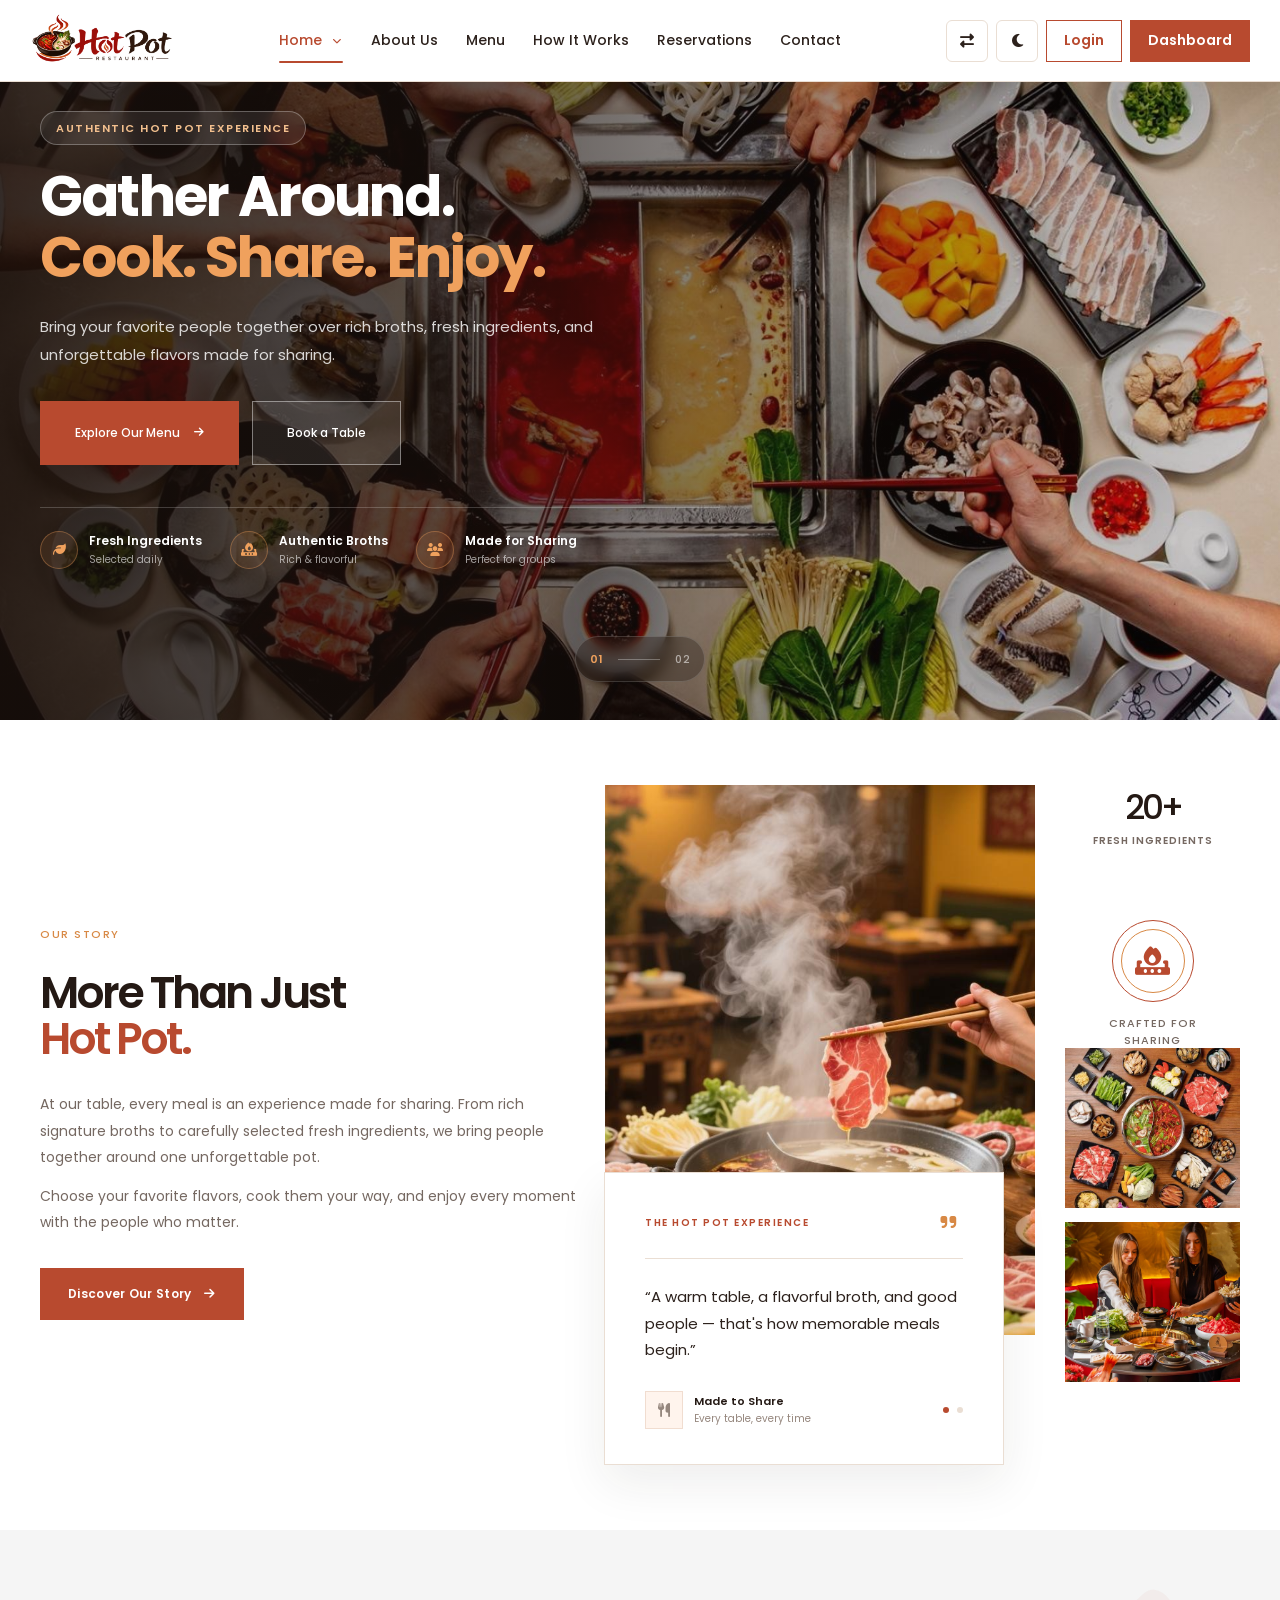
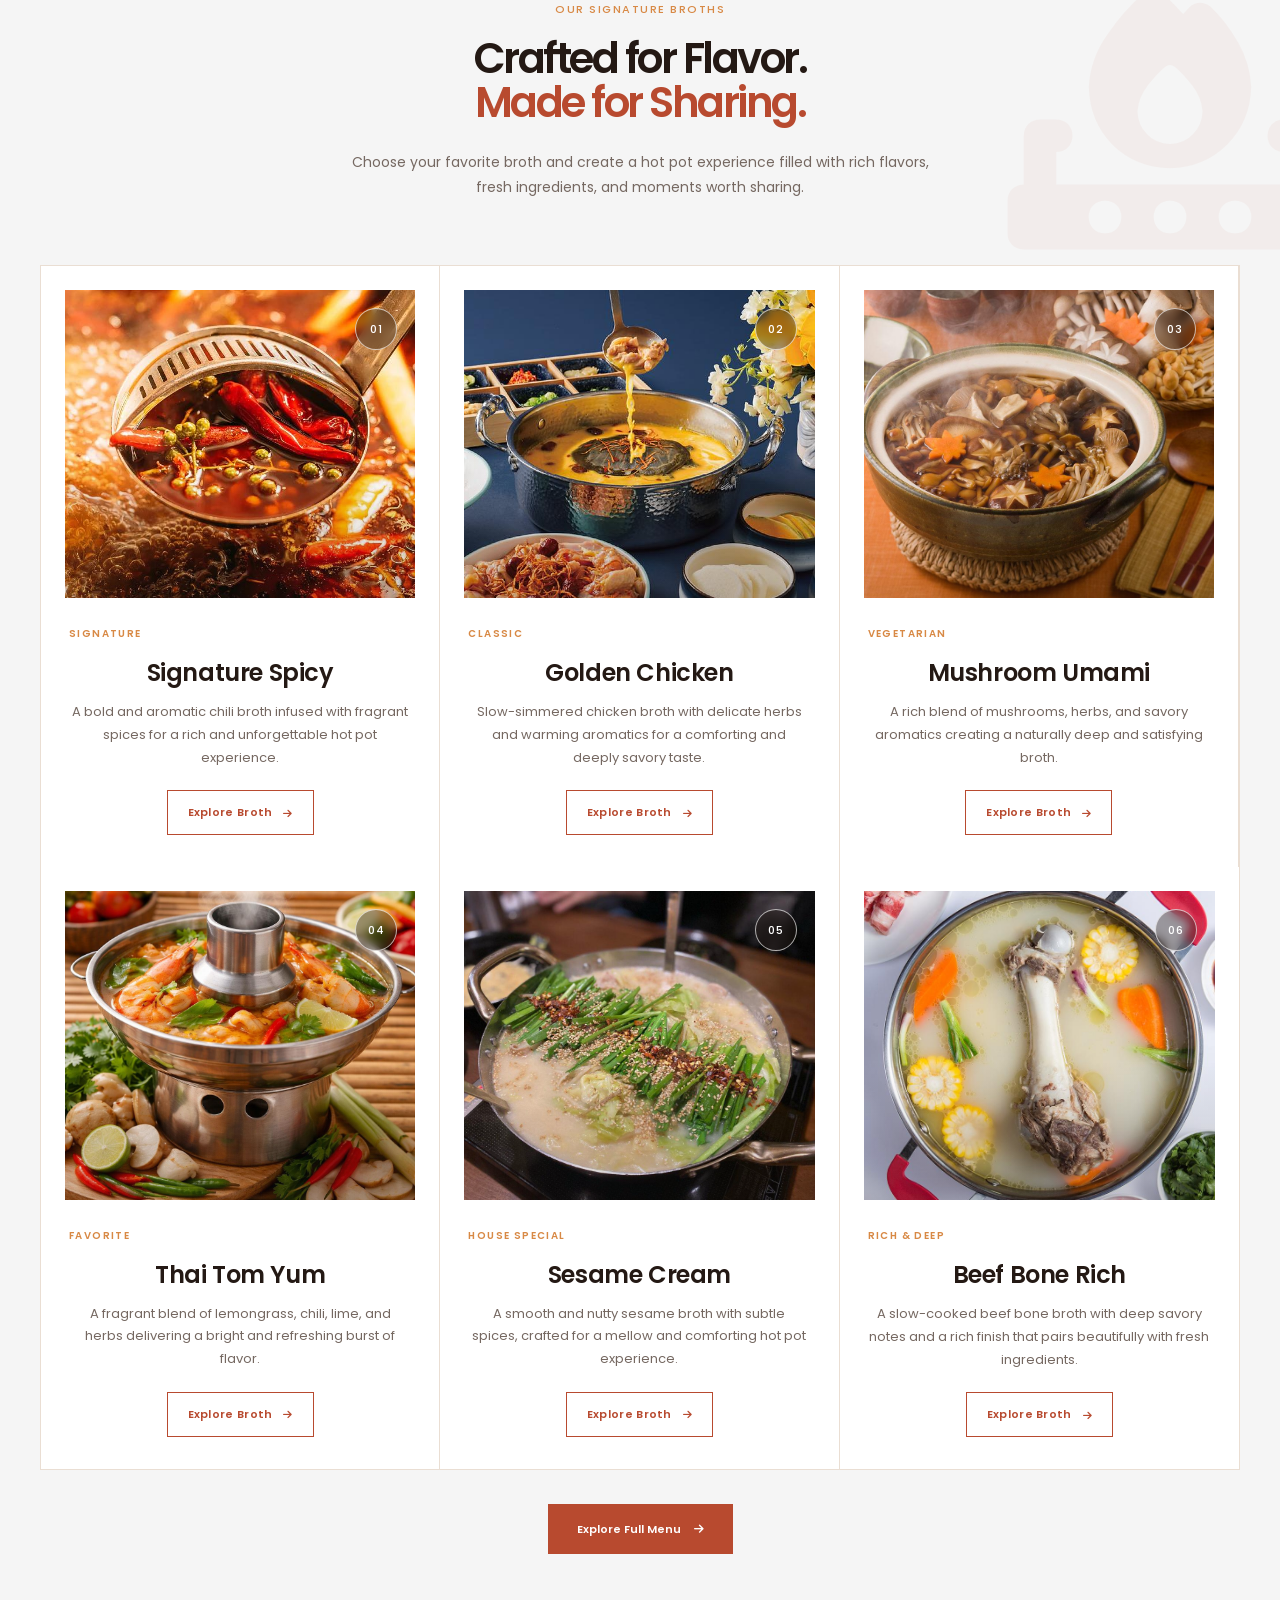
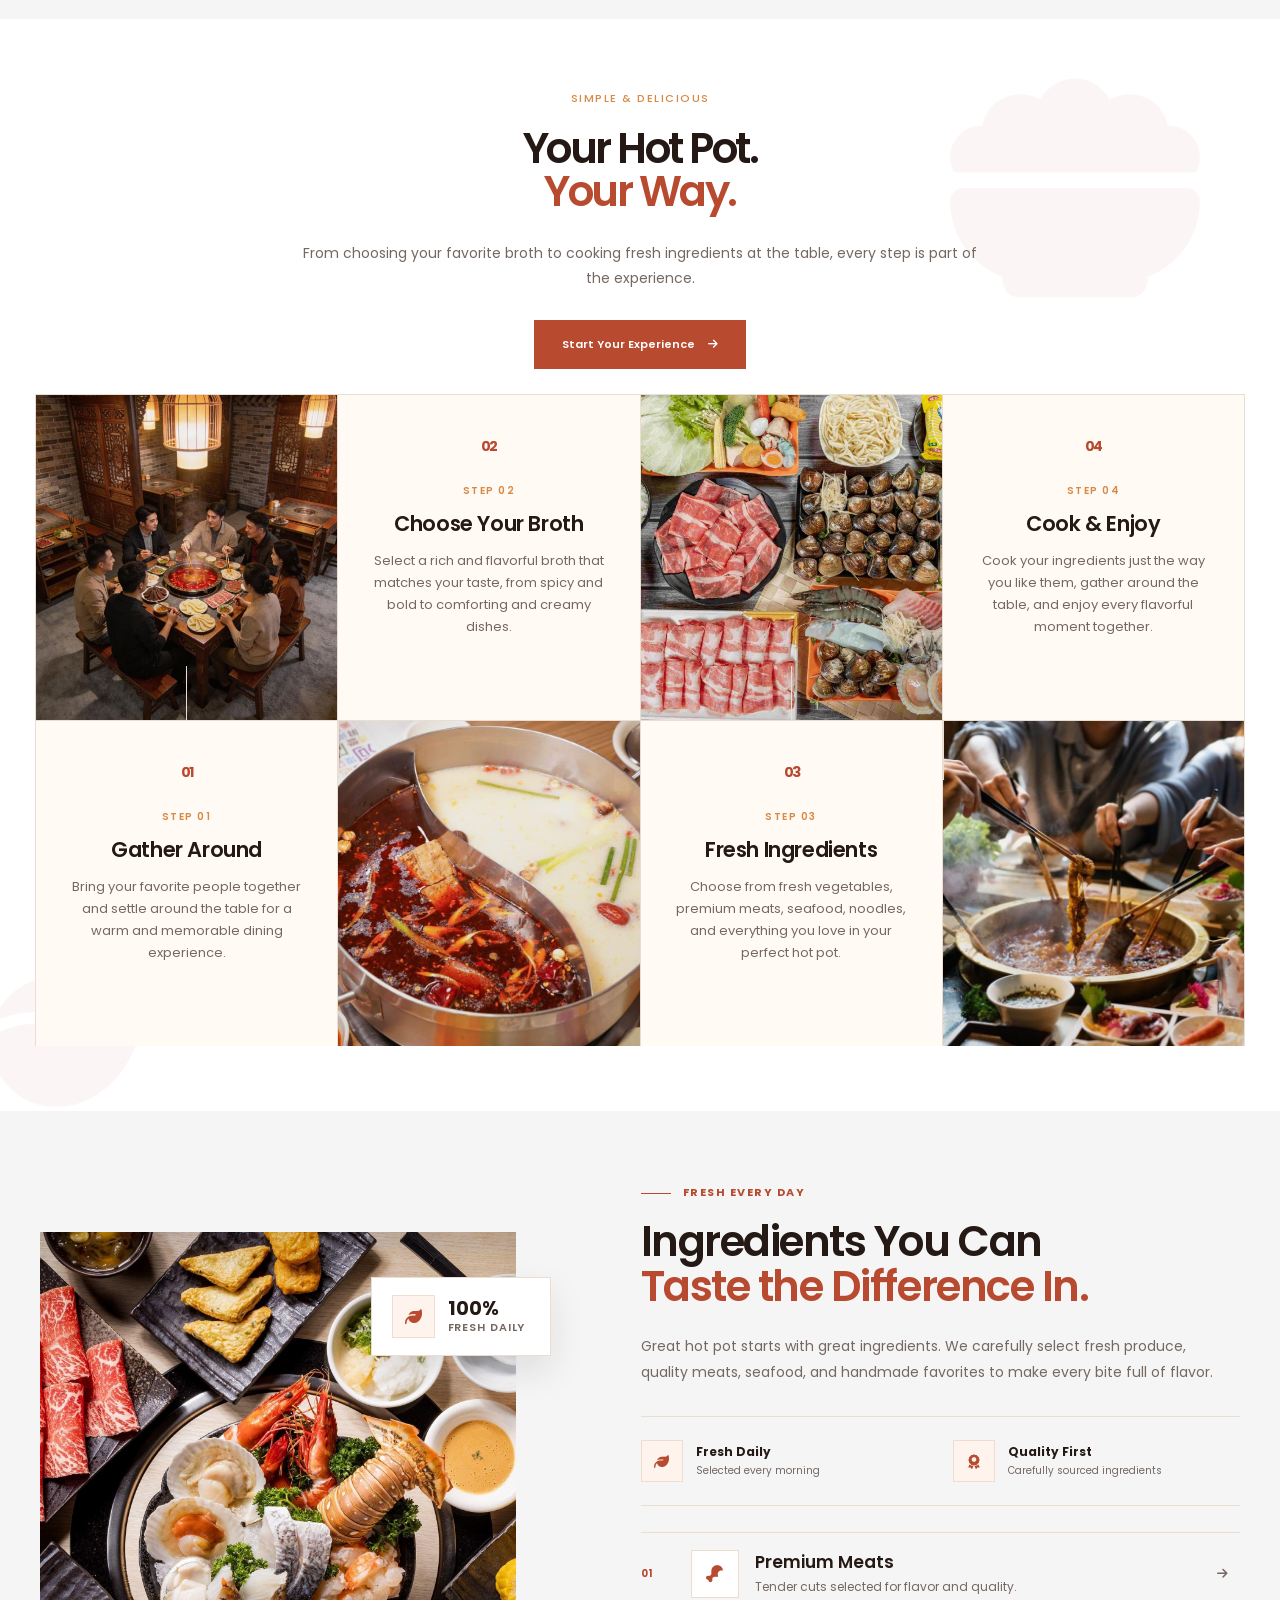
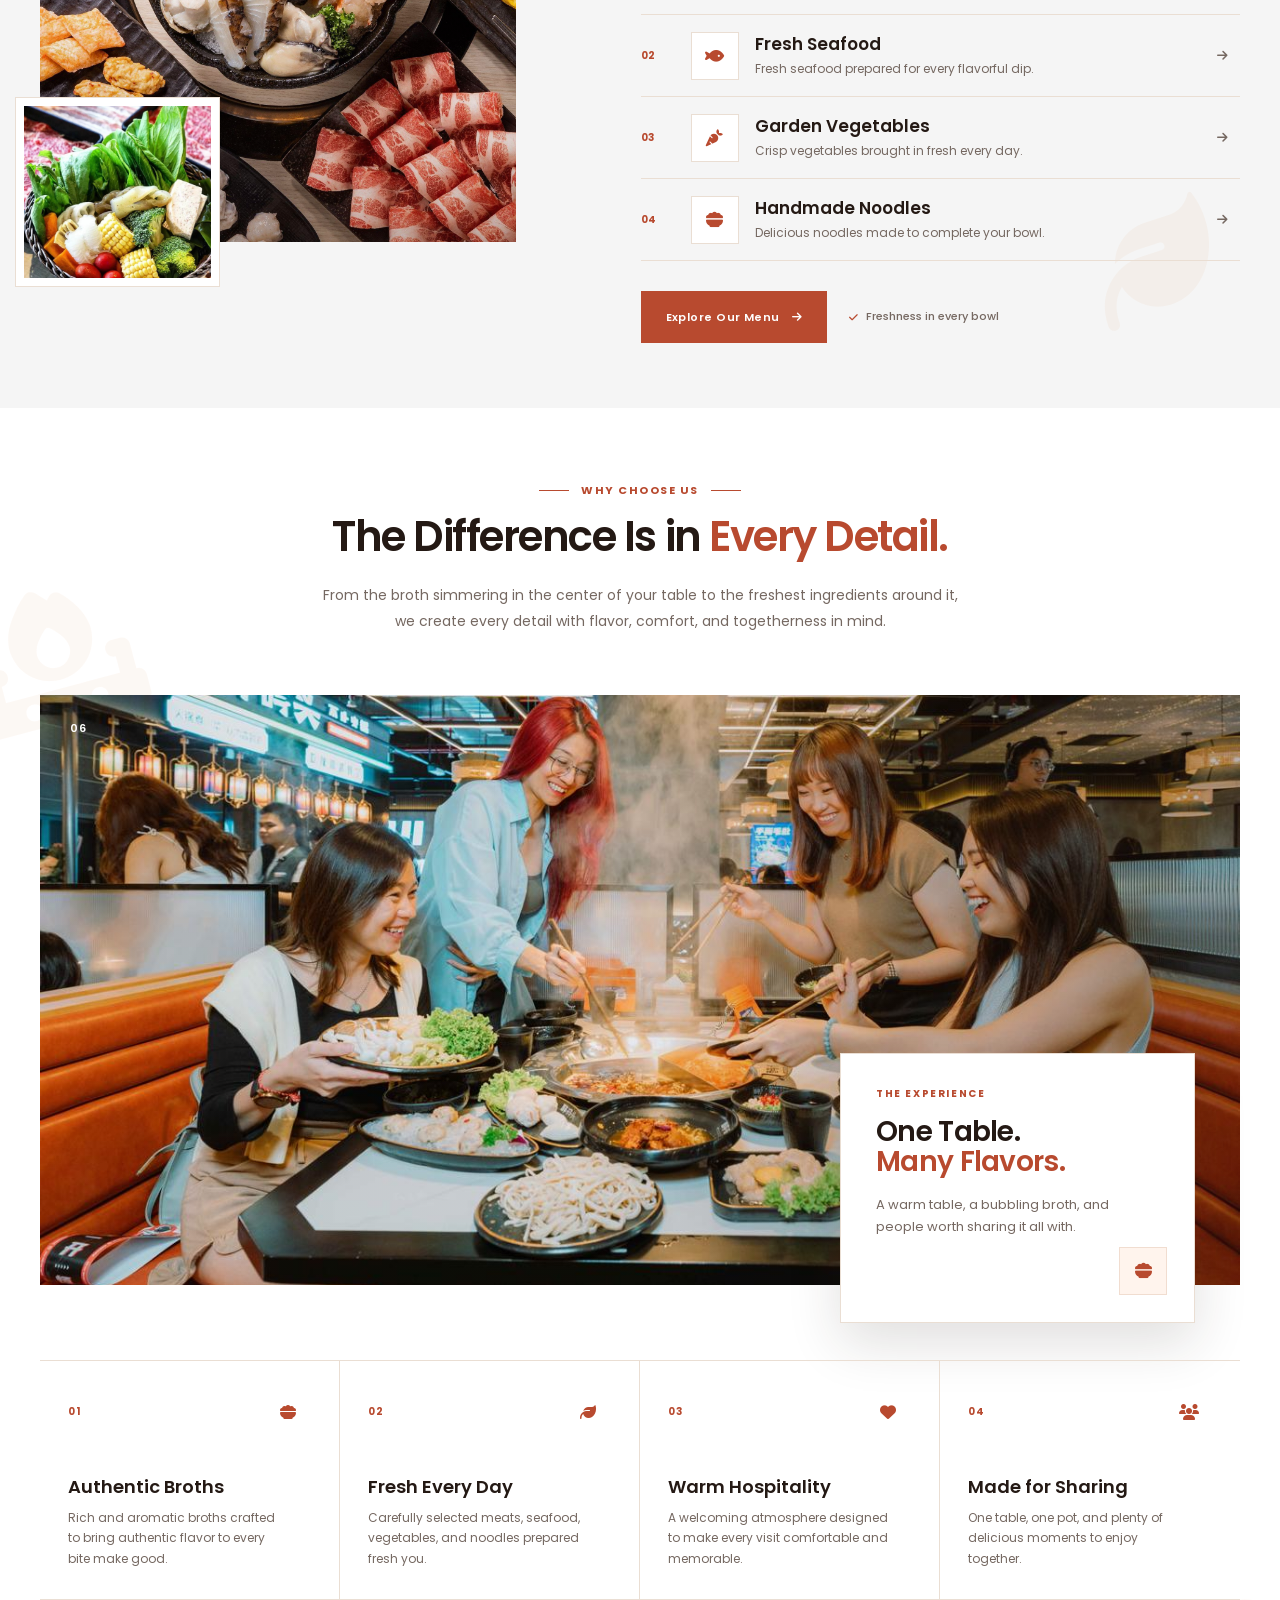
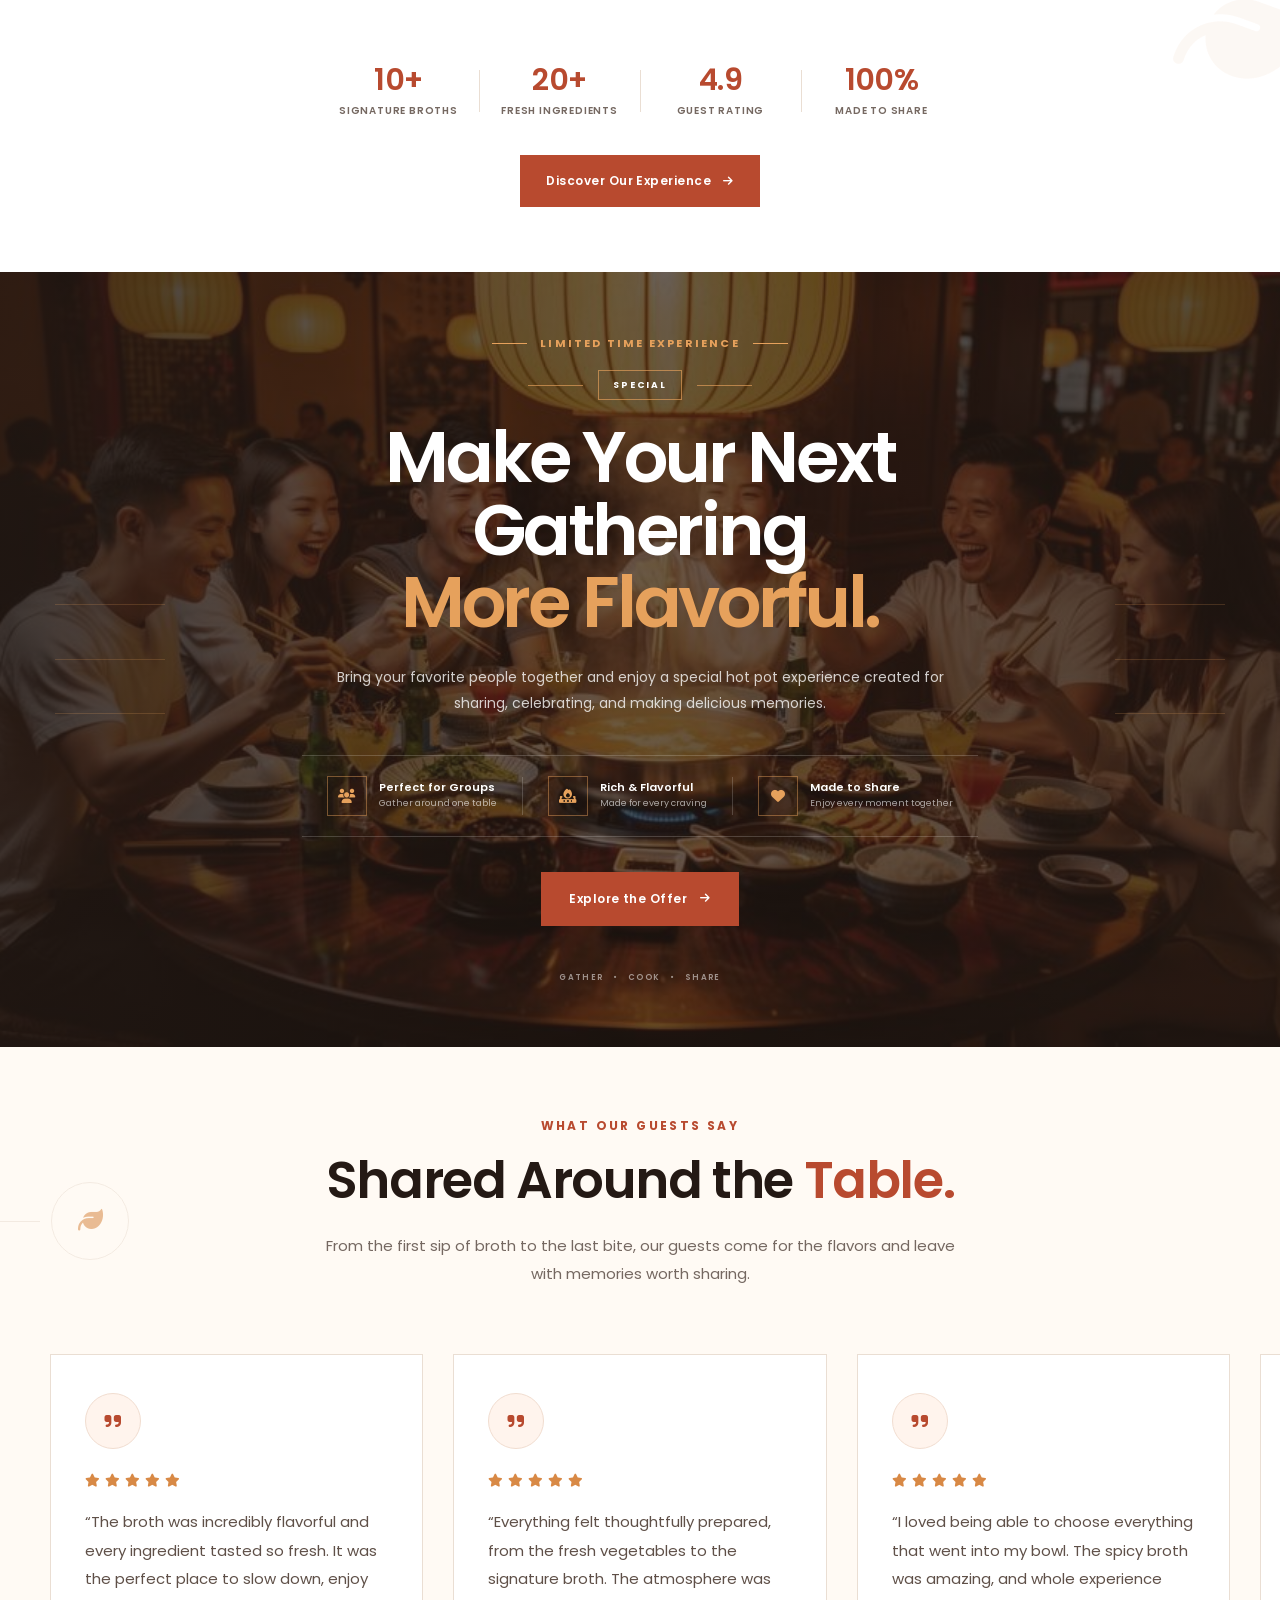
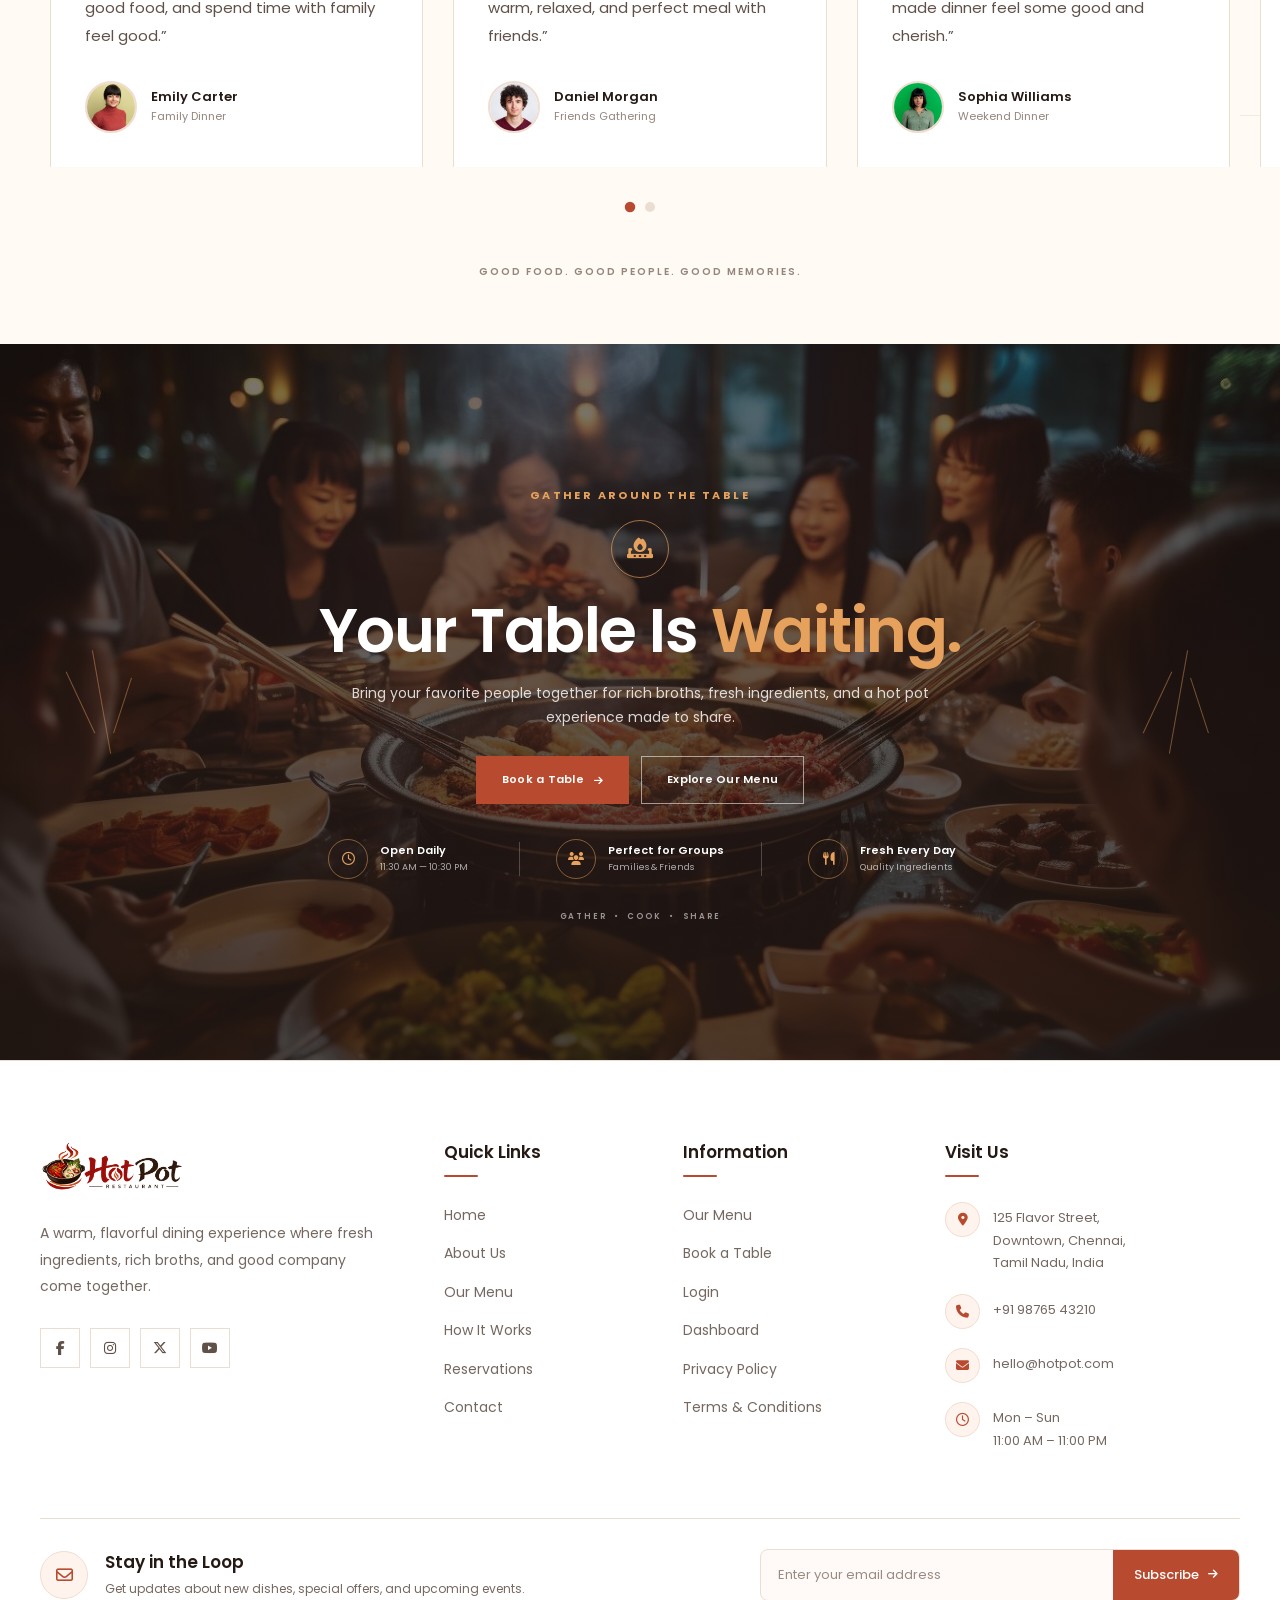
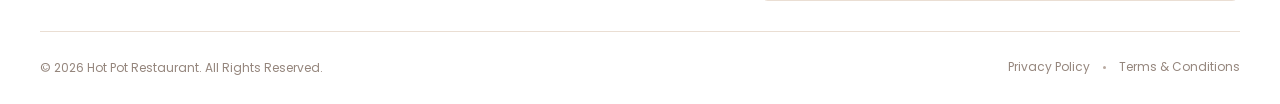
<file: index.html>
<!DOCTYPE html>

<html lang="en">

<head>
  <meta charset="UTF-8">
  <meta name="viewport" content="width=device-width, initial-scale=1.0">
  <title>Hot Pot Restaurant | Gather, Cook & Share</title>
  <!-- Favicon -->

  <link rel="icon" type="image/png" href="images/logo-light.png">

  <!-- Google Fonts -->

  <link rel="preconnect" href="https://fonts.googleapis.com">
  <link rel="preconnect" href="https://fonts.gstatic.com" crossorigin>
  <link href="https://fonts.googleapis.com/css2?family=Poppins:wght@300;400;500;600;700;800&display=swap" rel="stylesheet">

  <!-- Font Awesome -->

  <link rel="stylesheet" href="https://cdnjs.cloudflare.com/ajax/libs/font-awesome/6.7.2/css/all.min.css">

  <!-- CSS -->

  <link rel="stylesheet" href="css/style.css">
  <link rel="stylesheet" href="css/responsive.css">
</head>

<body>

<!-- =========================================================
     HOT POT RESTAURANT
     PART 1 — HEADER HTML
========================================================= -->
<!-- =====================================================
         SITE HEADER
    ====================================================== -->

    <header
        class="site-header"
        id="siteHeader"
    >

        <div class="header-container">


            <!-- =================================================
                 LOGO
            ================================================== -->

            <a
                href="index.html"
                class="site-logo"
                aria-label="Hot Pot Restaurant Home"
            >

                <!-- Light Mode Logo -->
                <img
                    src="images/logo-light.png"
                    alt="Hot Pot Restaurant"
                    class="logo-dark"
                >

                <!-- Dark Mode Logo -->
                <img
                    src="images/logo-dark.png"
                    alt="Hot Pot Restaurant"
                    class="logo-light"
                >

            </a>


            <!-- =================================================
                 DESKTOP NAVIGATION
            ================================================== -->

            <nav
                class="main-navigation"
                id="mainNavigation"
                aria-label="Main Navigation"
            >

                <ul class="nav-menu">


                    <!-- =========================================
                         HOME
                    ========================================== -->

                    <li class="nav-item has-dropdown">

                        <a
                            href="#"
                            class="nav-link dropdown-toggle active"
                            aria-haspopup="true"
                        >

                            <span>
                                Home
                            </span>

                            <span
                                class="dropdown-icon"
                                aria-hidden="true"
                            >
                                <i class="fa-solid fa-chevron-down"></i>
                            </span>

                        </a>


                        <!-- HOME DROPDOWN -->

                        <ul class="dropdown-menu">

                            <li class="dropdown-item">

                                <a
                                    href="index.html"
                                    class="dropdown-link active"
                                >
                                    Home 1
                                </a>

                            </li>


                            <li class="dropdown-item">

                                <a
                                    href="home2.html"
                                    class="dropdown-link"
                                >
                                    Home 2
                                </a>

                            </li>

                        </ul>

                    </li>


                    <!-- =========================================
                         ABOUT US
                    ========================================== -->

                    <li class="nav-item">

                        <a
                            href="about.html"
                            class="nav-link"
                        >
                            About Us
                        </a>

                    </li>


                    <!-- =========================================
                         MENU
                    ========================================== -->

                    <li class="nav-item">

                        <a
                            href="menu.html"
                            class="nav-link"
                        >
                            Menu
                        </a>

                    </li>


                    <!-- =========================================
                         HOW IT WORKS
                    ========================================== -->

                    <li class="nav-item">

                        <a
                            href="how-it-works.html"
                            class="nav-link"
                        >
                            How It Works
                        </a>

                    </li>


                    <!-- =========================================
                         RESERVATIONS
                    ========================================== -->

                    <li class="nav-item">

                        <a
                            href="reservations.html"
                            class="nav-link"
                        >
                            Reservations
                        </a>

                    </li>


                    <!-- =========================================
                         CONTACT
                    ========================================== -->

                    <li class="nav-item">

                        <a
                            href="contact.html"
                            class="nav-link"
                        >
                            Contact
                        </a>

                    </li>

                </ul>

            </nav>


            <!-- =================================================
                 DESKTOP HEADER ACTIONS
            ================================================== -->

            <div class="header-actions">


                <!-- =============================================
                     RTL BUTTON
                ============================================== -->

                <button
    type="button"
    class="header-action-btn rtl-toggle"
    id="rtlToggle"
    aria-label="Toggle RTL mode"
    title="RTL Mode"
>
    <i class="fa-solid fa-right-left"></i>
</button>


                <!-- =============================================
                     DARK MODE BUTTON
                ============================================== -->

                <button
                    type="button"
                    class="header-action-btn dark-mode-toggle"
                    id="darkModeToggle"
                    aria-label="Toggle dark mode"
                    title="Dark Mode"
                >

                    <span
                        class="dark-mode-icon"
                        aria-hidden="true"
                    >
                        <i class="fa-solid fa-moon"></i>
                    </span>

                </button>


                <!-- =============================================
                     LOGIN
                ============================================== -->

                <a
                    href="login.html"
                    class="header-btn login-btn"
                >
                    Login
                </a>


                <!-- =============================================
                     DASHBOARD
                ============================================== -->

                <a
                    href="dashboard.html"
                    class="header-btn dashboard-btn"
                >
                    Dashboard
                </a>

            </div>


            <!-- =================================================
                 HAMBURGER BUTTON
            ================================================== -->

            <button
                type="button"
                class="hamburger-btn"
                id="hamburgerBtn"
                aria-label="Open navigation menu"
                aria-expanded="false"
                aria-controls="mobileMenu"
            >

                <span class="hamburger-line"></span>

                <span class="hamburger-line"></span>

                <span class="hamburger-line"></span>

            </button>

        </div>


        <!-- =====================================================
             MOBILE MENU
        ====================================================== -->

        <div
            class="mobile-menu"
            id="mobileMenu"
        >

            <div class="mobile-menu-inner">


                <!-- =================================================
                     MOBILE NAVIGATION
                ================================================== -->

                <nav
                    class="mobile-navigation"
                    aria-label="Mobile Navigation"
                >

                    <ul class="mobile-nav-menu">


                        <!-- =========================================
                             MOBILE HOME DROPDOWN
                        ========================================== -->

                        <li
                            class="mobile-nav-item mobile-has-dropdown"
                        >

                            <button
                                type="button"
                                class="mobile-nav-link mobile-dropdown-toggle active"
                                aria-expanded="false"
                                aria-haspopup="true"
                            >

                                <span>
                                    Home
                                </span>

                                <span
                                    class="mobile-dropdown-icon"
                                    aria-hidden="true"
                                >
                                    <i class="fa-solid fa-chevron-down"></i>
                                </span>

                            </button>


                            <!-- MOBILE HOME DROPDOWN -->

                            <ul class="mobile-dropdown-menu">

                                <li class="mobile-dropdown-item">

                                    <a
                                        href="index.html"
                                        class="mobile-dropdown-link active"
                                    >
                                        Home 1
                                    </a>

                                </li>


                                <li class="mobile-dropdown-item">

                                    <a
                                        href="home2.html"
                                        class="mobile-dropdown-link"
                                    >
                                        Home 2
                                    </a>

                                </li>

                            </ul>

                        </li>


                        <!-- =========================================
                             MOBILE ABOUT
                        ========================================== -->

                        <li class="mobile-nav-item">

                            <a
                                href="about.html"
                                class="mobile-nav-link"
                            >
                                About Us
                            </a>

                        </li>


                        <!-- =========================================
                             MOBILE MENU
                        ========================================== -->

                        <li class="mobile-nav-item">

                            <a
                                href="menu.html"
                                class="mobile-nav-link"
                            >
                                Menu
                            </a>

                        </li>


                        <!-- =========================================
                             MOBILE HOW IT WORKS
                        ========================================== -->

                        <li class="mobile-nav-item">

                            <a
                                href="how-it-works.html"
                                class="mobile-nav-link"
                            >
                                How It Works
                            </a>

                        </li>


                        <!-- =========================================
                             MOBILE RESERVATIONS
                        ========================================== -->

                        <li class="mobile-nav-item">

                            <a
                                href="reservations.html"
                                class="mobile-nav-link"
                            >
                                Reservations
                            </a>

                        </li>


                        <!-- =========================================
                             MOBILE CONTACT
                        ========================================== -->

                        <li class="mobile-nav-item">

                            <a
                                href="contact.html"
                                class="mobile-nav-link"
                            >
                                Contact
                            </a>

                        </li>

                    </ul>

                </nav>


                <!-- =================================================
                     MOBILE ACTIONS
                     ALL BUTTONS ARE INSIDE HAMBURGER
                ================================================== -->

                <div class="mobile-actions">


                    <!-- =============================================
                         RTL
                    ============================================== -->

                    <button
    type="button"
    class="mobile-action-btn mobile-rtl-toggle"
    id="mobileRtlToggle"
    aria-label="Toggle RTL mode"
    title="RTL Mode"
>
    <i class="fa-solid fa-right-left"></i>
</button>


                    <!-- =============================================
                         DARK MODE
                    ============================================== -->

                    <button
                        type="button"
                        class="mobile-action-btn mobile-dark-toggle"
                        id="mobileDarkModeToggle"
                        aria-label="Toggle dark mode"
                    >

                        <span
                            class="mobile-dark-icon"
                            aria-hidden="true"
                        >
                            <i class="fa-solid fa-moon"></i>
                        </span>

                        <span>
                            Dark Mode
                        </span>

                    </button>


                    <!-- =============================================
                         LOGIN
                    ============================================== -->

                    <a
                        href="login.html"
                        class="mobile-action-btn mobile-login-btn"
                    >
                        Login
                    </a>


                    <!-- =============================================
                         DASHBOARD
                    ============================================== -->

                    <a
                        href="dashboard.html"
                        class="mobile-action-btn mobile-dashboard-btn"
                    >
                        Dashboard
                    </a>

                </div>

            </div>

        </div>

    </header>


    <!-- =====================================================
         MAIN CONTENT
         Your Home page sections will start here.
    ====================================================== -->

    <main id="mainContent">

        <!-- =========================================================
     HOME 1 — HERO SECTION
========================================================= -->

<section class="home1-hero" id="home1Hero">

    <!-- =====================================================
         HERO SLIDER
    ====================================================== -->

    <div class="home1-hero-slider" id="home1HeroSlider">


        <!-- =================================================
             SLIDE 01
        ================================================== -->

        <article
            class="home1-hero-slide active"
            data-slide="0"
            style="background-image: url('images/home1-hero-01.jpg');"
        >

            <!-- Background Overlay -->

            <div class="home1-hero-overlay"></div>


            <!-- Hero Container -->

            <div class="home1-hero-container">

                <div class="home1-hero-content">


                    <!-- Badge -->

                    <span class="home1-hero-badge">
                        AUTHENTIC HOT POT EXPERIENCE
                    </span>


                    <!-- Heading -->

                    <h1 class="home1-hero-title">

                        Gather Around.

                        <br>

                        <span>
                            Cook. Share. Enjoy.
                        </span>

                    </h1>


                    <!-- Description -->

                    <p class="home1-hero-description">

                        Bring your favorite people together over
                        rich broths, fresh ingredients, and
                        unforgettable flavors made for sharing.

                    </p>


                    <!-- Buttons -->

                    <div class="home1-hero-buttons">

                        <a
                            href="menu.html"
                            class="home1-hero-btn home1-hero-btn-primary"
                        >

                            <span>
                                Explore Our Menu
                            </span>

                            <i class="fa-solid fa-arrow-right"></i>

                        </a>


                        <a
                            href="reservations.html"
                            class="home1-hero-btn home1-hero-btn-secondary"
                        >

                            Book a Table

                        </a>

                    </div>


                    <!-- =================================================
                         HERO FEATURES
                    ================================================== -->

                    <div class="home1-hero-info">


                        <!-- Feature 01 -->

                        <div class="home1-hero-info-item">

                            <span class="home1-hero-info-icon">

                                <i class="fa-solid fa-leaf"></i>

                            </span>

                            <div class="home1-hero-info-text">

                                <strong>
                                    Fresh Ingredients
                                </strong>

                                <span>
                                    Selected daily
                                </span>

                            </div>

                        </div>


                        <!-- Feature 02 -->

                        <div class="home1-hero-info-item">

                            <span class="home1-hero-info-icon">

                                <i class="fa-solid fa-fire-burner"></i>

                            </span>

                            <div class="home1-hero-info-text">

                                <strong>
                                    Authentic Broths
                                </strong>

                                <span>
                                    Rich & flavorful
                                </span>

                            </div>

                        </div>


                        <!-- Feature 03 -->

                        <div class="home1-hero-info-item">

                            <span class="home1-hero-info-icon">

                                <i class="fa-solid fa-users"></i>

                            </span>

                            <div class="home1-hero-info-text">

                                <strong>
                                    Made for Sharing
                                </strong>

                                <span>
                                    Perfect for groups
                                </span>

                            </div>

                        </div>


                    </div>

                </div>

            </div>

        </article>


        <!-- =================================================
             SLIDE 02
        ================================================== -->

        <article
            class="home1-hero-slide"
            data-slide="1"
            style="background-image: url('images/home1-hero-02.jpg');"
        >

            <!-- Background Overlay -->

            <div class="home1-hero-overlay"></div>


            <!-- Hero Container -->

            <div class="home1-hero-container">

                <div class="home1-hero-content">


                    <!-- Badge -->

                    <span class="home1-hero-badge">
                        BRING PEOPLE TOGETHER
                    </span>


                    <!-- Heading -->

                    <h2 class="home1-hero-title">

                        One Pot.

                        <br>

                        <span>
                            Endless Items.
                        </span>

                    </h2>


                    <!-- Description -->

                    <p class="home1-hero-description">

                        Choose your favorite broth, add fresh
                        ingredients, and create a delicious
                        experience around the table.

                    </p>


                    <!-- Buttons -->

                    <div class="home1-hero-buttons">

                        <a
                            href="how-it-works.html"
                            class="home1-hero-btn home1-hero-btn-primary"
                        >

                            <span>
                                How It Works
                            </span>

                            <i class="fa-solid fa-arrow-right"></i>

                        </a>


                        <a
                            href="menu.html"
                            class="home1-hero-btn home1-hero-btn-secondary"
                        >

                            View Menu

                        </a>

                    </div>


                    <!-- =================================================
                         HERO FEATURES
                    ================================================== -->

                    <div class="home1-hero-info">


                        <!-- Feature 01 -->

                        <div class="home1-hero-info-item">

                            <span class="home1-hero-info-icon">

                                <i class="fa-solid fa-bowl-food"></i>

                            </span>

                            <div class="home1-hero-info-text">

                                <strong>
                                    Signature Broths
                                </strong>

                                <span>
                                    Made from scratch
                                </span>

                            </div>

                        </div>


                        <!-- Feature 02 -->

                        <div class="home1-hero-info-item">

                            <span class="home1-hero-info-icon">

                                <i class="fa-solid fa-carrot"></i>

                            </span>

                            <div class="home1-hero-info-text">

                                <strong>
                                    Fresh Selection
                                </strong>

                                <span>
                                    Quality ingredients
                                </span>

                            </div>

                        </div>


                        <!-- Feature 03 -->

                        <div class="home1-hero-info-item">

                            <span class="home1-hero-info-icon">

                                <i class="fa-solid fa-heart"></i>

                            </span>

                            <div class="home1-hero-info-text">

                                <strong>
                                    Made With Care
                                </strong>

                                <span>
                                    Every bowl, every time
                                </span>

                            </div>

                        </div>


                    </div>

                </div>

            </div>

        </article>

    </div>


    <!-- =====================================================
         HERO PAGINATION
         ONLY 01 / 02
         NO PREVIOUS / NEXT BUTTONS
    ====================================================== -->

    <div
        class="home1-hero-pagination"
        id="home1HeroPagination"
        aria-label="Hero slide navigation"
    >

        <button
            type="button"
            class="home1-hero-page active"
            data-slide="0"
            aria-label="Go to slide 1"
            aria-current="true"
        >
            01
        </button>


        <span
            class="home1-hero-page-line"
            aria-hidden="true"
        ></span>


        <button
            type="button"
            class="home1-hero-page"
            data-slide="1"
            aria-label="Go to slide 2"
        >
            02
        </button>

    </div>

</section>
<!-- =========================================================
     HOME 1 — WELCOME / ABOUT PREVIEW
========================================================= -->

<section class="home1-welcome" id="home1Welcome">

    <div class="home1-welcome-container">

        <!-- =================================================
             LEFT CONTENT
        ================================================== -->

        <div class="home1-welcome-content">

            <span class="home1-welcome-eyebrow">
                Our Story
            </span>

            <h2 class="home1-welcome-title">
                More Than Just
                <span>Hot Pot.</span>
            </h2>

            <p class="home1-welcome-description">
                At our table, every meal is an experience made for
                sharing. From rich signature broths to carefully
                selected fresh ingredients, we bring people together
                around one unforgettable pot.
            </p>

            <p class="home1-welcome-description">
                Choose your favorite flavors, cook them your way,
                and enjoy every moment with the people who matter.
            </p>

            <a href="about.html" class="home1-welcome-btn">
                <span>Discover Our Story</span>
                <i class="fa-solid fa-arrow-right"></i>
            </a>

        </div>


        <!-- =================================================
             CENTER — MAIN IMAGE
        ================================================== -->

        <div class="home1-welcome-main-image">

            <img
                src="images/home1-welcome-main.jpg"
                alt="Fresh hot pot meal served at the table"
            >

        </div>


        <!-- =================================================
             RIGHT COLUMN
        ================================================== -->

        <div class="home1-welcome-side">

            <!-- =============================================
                 STAT
            ============================================== -->

            <div class="home1-welcome-stat">

                <strong>20+</strong>

                <span>
                    Fresh Ingredients
                </span>

            </div>


            <!-- =============================================
                 HOT POT ICON
            ============================================== -->

            <div class="home1-welcome-icon">

                <div class="home1-welcome-icon-circle">
                    <i class="fa-solid fa-fire-burner"></i>
                </div>

                <span>
                    Crafted for
                    <br>
                    Sharing
                </span>

            </div>


            <!-- =============================================
                 SMALL IMAGE 01
            ============================================== -->

            <div class="home1-welcome-small-image">

                <img
                    src="images/home1-welcome-small-01.jpg"
                    alt="Fresh ingredients for hot pot"
                >

            </div>


            <!-- =============================================
                 SMALL IMAGE 02
            ============================================== -->

            <div class="home1-welcome-small-image">

                <img
                    src="images/home1-welcome-small-02.jpg"
                    alt="Hot pot dining experience"
                >

            </div>

        </div>


        <!-- =================================================
             EXPERIENCE CARD
        ================================================== -->

        <div class="home1-welcome-experience">

            <div class="home1-welcome-experience-top">

                <span class="home1-welcome-experience-label">
                    THE HOT POT EXPERIENCE
                </span>

                <span class="home1-welcome-experience-icon">
                    <i class="fa-solid fa-quote-right"></i>
                </span>

            </div>


            <p class="home1-welcome-experience-text">
                “A warm table, a flavorful broth, and good people —
                that's how memorable meals begin.”
            </p>


            <div class="home1-welcome-experience-bottom">

                <div class="home1-welcome-experience-person">

                    <span class="home1-welcome-person-icon">
                        <i class="fa-solid fa-utensils"></i>
                    </span>

                    <div>
                        <strong>
                            Made to Share
                        </strong>

                        <span>
                            Every table, every time
                        </span>
                    </div>

                </div>


                <div class="home1-welcome-experience-dots">

                    <span class="active"></span>
                    <span></span>

                </div>

            </div>

        </div>

    </div>

</section>
<!-- =========================================================
     HOME 1 — SIGNATURE HOT POT BROTHS
========================================================= -->

<section class="home1-broths" id="home1Broths">

    <!-- =====================================================
         DECORATIVE BACKGROUND
    ====================================================== -->

    <div class="home1-broths-decoration" aria-hidden="true">
        <i class="fa-solid fa-fire-burner"></i>
    </div>


    <!-- =====================================================
         SECTION HEADER
    ====================================================== -->

    <div class="home1-broths-header">

        <span class="home1-broths-eyebrow">
            OUR SIGNATURE BROTHS
        </span>

        <h2 class="home1-broths-title">
            Crafted for Flavor.
            <br>
            <span>Made for Sharing.</span>
        </h2>

        <p class="home1-broths-intro">
            Choose your favorite broth and create a hot pot experience
            filled with rich flavors, fresh ingredients, and moments
            worth sharing.
        </p>

    </div>


    <!-- =====================================================
         SLIDER
    ====================================================== -->

    <div class="home1-broths-slider-wrapper">

        <div class="home1-broths-slider" id="home1BrothsSlider">


            <!-- =================================================
                 SLIDE 01
            ================================================== -->

            <article
                class="home1-broth-card active"
                data-slide="0"
            >

                <!-- Image -->

                <div class="home1-broth-image">

                    <img
                        src="images/home1-broth-01.jpg"
                        alt="Signature spicy hot pot broth"
                    >

                    <div class="home1-broth-image-overlay"></div>

                    <span class="home1-broth-number">
                        01
                    </span>

                </div>


                <!-- Content -->

                <div class="home1-broth-content">

                    <div class="home1-broth-content-top">

                        <span class="home1-broth-category">
                            SIGNATURE
                        </span>

                        

                    </div>

                    <h3 class="home1-broth-name">
                        Signature Spicy
                    </h3>

                    <p class="home1-broth-description">
                        A bold and aromatic chili broth infused with
                        fragrant spices for a rich and unforgettable
                        hot pot experience.
                    </p>

                    <a
                        href="menu.html"
                        class="home1-broth-btn"
                    >
                        <span>Explore Broth</span>
                        <i class="fa-solid fa-arrow-right"></i>
                    </a>

                </div>

            </article>


            <!-- =================================================
                 SLIDE 02
            ================================================== -->

            <article
                class="home1-broth-card"
                data-slide="1"
            >

                <!-- Image -->

                <div class="home1-broth-image">

                    <img
                        src="images/home1-broth-02.jpg"
                        alt="Golden chicken hot pot broth"
                    >

                    <div class="home1-broth-image-overlay"></div>

                    <span class="home1-broth-number">
                        02
                    </span>

                </div>


                <!-- Content -->

                <div class="home1-broth-content">

                    <div class="home1-broth-content-top">

                        <span class="home1-broth-category">
                            CLASSIC
                        </span>

                        

                    </div>

                    <h3 class="home1-broth-name">
                        Golden Chicken
                    </h3>

                    <p class="home1-broth-description">
                        Slow-simmered chicken broth with delicate
                        herbs and warming aromatics for a comforting
                        and deeply savory taste.
                    </p>

                    <a
                        href="menu.html"
                        class="home1-broth-btn"
                    >
                        <span>Explore Broth</span>
                        <i class="fa-solid fa-arrow-right"></i>
                    </a>

                </div>

            </article>


            <!-- =================================================
                 SLIDE 03
            ================================================== -->

            <article
                class="home1-broth-card"
                data-slide="2"
            >

                <!-- Image -->

                <div class="home1-broth-image">

                    <img
                        src="images/home1-broth-03.jpg"
                        alt="Mushroom umami hot pot broth"
                    >

                    <div class="home1-broth-image-overlay"></div>

                    <span class="home1-broth-number">
                        03
                    </span>

                </div>


                <!-- Content -->

                <div class="home1-broth-content">

                    <div class="home1-broth-content-top">

                        <span class="home1-broth-category">
                            VEGETARIAN
                        </span>

                        

                    </div>

                    <h3 class="home1-broth-name">
                        Mushroom Umami
                    </h3>

                    <p class="home1-broth-description">
                        A rich blend of mushrooms, herbs, and savory
                        aromatics creating a naturally deep and
                        satisfying broth.
                    </p>

                    <a
                        href="menu.html"
                        class="home1-broth-btn"
                    >
                        <span>Explore Broth</span>
                        <i class="fa-solid fa-arrow-right"></i>
                    </a>

                </div>

            </article>


            <!-- =================================================
                 SLIDE 04
            ================================================== -->

            <article
                class="home1-broth-card"
                data-slide="3"
            >

                <!-- Image -->

                <div class="home1-broth-image">

                    <img
                        src="images/home1-broth-04.jpg"
                        alt="Tom yum hot pot broth"
                    >

                    <div class="home1-broth-image-overlay"></div>

                    <span class="home1-broth-number">
                        04
                    </span>

                </div>


                <!-- Content -->

                <div class="home1-broth-content">

                    <div class="home1-broth-content-top">

                        <span class="home1-broth-category">
                            FAVORITE
                        </span>

                        

                    </div>

                    <h3 class="home1-broth-name">
                        Thai Tom Yum
                    </h3>

                    <p class="home1-broth-description">
                        A fragrant blend of lemongrass, chili, lime,
                        and herbs delivering a bright and refreshing
                        burst of flavor.
                    </p>

                    <a
                        href="menu.html"
                        class="home1-broth-btn"
                    >
                        <span>Explore Broth</span>
                        <i class="fa-solid fa-arrow-right"></i>
                    </a>

                </div>

            </article>


            <!-- =================================================
                 SLIDE 05
            ================================================== -->

            <article
                class="home1-broth-card"
                data-slide="4"
            >

                <!-- Image -->

                <div class="home1-broth-image">

                    <img
                        src="images/home1-broth-05.jpg"
                        alt="Creamy sesame hot pot broth"
                    >

                    <div class="home1-broth-image-overlay"></div>

                    <span class="home1-broth-number">
                        05
                    </span>

                </div>


                <!-- Content -->

                <div class="home1-broth-content">

                    <div class="home1-broth-content-top">

                        <span class="home1-broth-category">
                            HOUSE SPECIAL
                        </span>

                        

                    </div>

                    <h3 class="home1-broth-name">
                        Sesame Cream
                    </h3>

                    <p class="home1-broth-description">
                        A smooth and nutty sesame broth with subtle
                        spices, crafted for a mellow and comforting
                        hot pot experience.
                    </p>

                    <a
                        href="menu.html"
                        class="home1-broth-btn"
                    >
                        <span>Explore Broth</span>
                        <i class="fa-solid fa-arrow-right"></i>
                    </a>

                </div>

            </article>


            <!-- =================================================
                 SLIDE 06
            ================================================== -->

            <article
                class="home1-broth-card"
                data-slide="5"
            >

                <!-- Image -->

                <div class="home1-broth-image">

                    <img
                        src="images/home1-broth-06.jpg"
                        alt="Beef bone hot pot broth"
                    >

                    <div class="home1-broth-image-overlay"></div>

                    <span class="home1-broth-number">
                        06
                    </span>

                </div>


                <!-- Content -->

                <div class="home1-broth-content">

                    <div class="home1-broth-content-top">

                        <span class="home1-broth-category">
                            RICH &amp; DEEP
                        </span>

                        

                    </div>

                    <h3 class="home1-broth-name">
                        Beef Bone Rich
                    </h3>

                    <p class="home1-broth-description">
                        A slow-cooked beef bone broth with deep savory
                        notes and a rich finish that pairs beautifully
                        with fresh ingredients.
                    </p>

                    <a
                        href="menu.html"
                        class="home1-broth-btn"
                    >
                        <span>Explore Broth</span>
                        <i class="fa-solid fa-arrow-right"></i>
                    </a>

                </div>

            </article>

        </div>

    </div>


    

    <!-- =====================================================
         FULL MENU BUTTON
    ====================================================== -->

    <div class="home1-broths-footer">

        <a
            href="menu.html"
            class="home1-broths-menu-btn"
        >
            <span>Explore Full Menu</span>
            <i class="fa-solid fa-arrow-right"></i>
        </a>

    </div>

</section>
<!-- =========================================================
     HOME 1 — HOW IT WORKS
========================================================= -->

<section class="home1-how" id="home1How">

    <!-- =====================================================
         DECORATIVE BACKGROUND
    ====================================================== -->

    <div class="home1-how-decoration home1-how-decoration-top" aria-hidden="true">
        <i class="fa-solid fa-bowl-food"></i>
    </div>

    <div class="home1-how-decoration home1-how-decoration-bottom" aria-hidden="true">
        <i class="fa-solid fa-leaf"></i>
    </div>


    <!-- =====================================================
         SECTION INTRO
    ====================================================== -->

    <div class="home1-how-header">

        <span class="home1-how-eyebrow">
            SIMPLE &amp; DELICIOUS
        </span>

        <h2 class="home1-how-title">
            Your Hot Pot.
            <br>
            <span>Your Way.</span>
        </h2>

        <p class="home1-how-description">
            From choosing your favorite broth to cooking fresh
            ingredients at the table, every step is part of the
            experience.
        </p>

        <a
            href="menu.html"
            class="home1-how-btn"
        >
            <span>Start Your Experience</span>
            <i class="fa-solid fa-arrow-right"></i>
        </a>

    </div>


    <!-- =====================================================
         PROCESS GRID
    ====================================================== -->

    <div class="home1-how-grid">


        <!-- =================================================
             ROW 1 — ITEM 01 IMAGE
        ================================================== -->

        <div class="home1-how-image home1-how-image-01">

            <img
                src="images/home1-how-01.jpg"
                alt="Friends gathering around a hot pot table"
            >

        </div>


        <!-- =================================================
             ROW 1 — ITEM 02 TEXT
        ================================================== -->

        <div class="home1-how-step home1-how-step-02">

            <span class="home1-how-step-number">
                02
            </span>

            <div class="home1-how-step-content">

                <span class="home1-how-step-label">
                    STEP 02
                </span>

                <h3>
                    Choose Your Broth
                </h3>

                <p>
                    Select a rich and flavorful broth that matches
                    your taste, from spicy and bold to comforting
                    and creamy dishes.
                </p>

            </div>

        </div>


        <!-- =================================================
             ROW 1 — ITEM 03 IMAGE
        ================================================== -->

        <div class="home1-how-image home1-how-image-03">

            <img
                src="images/home1-how-03.jpg"
                alt="Fresh ingredients prepared for hot pot"
            >

        </div>


        <!-- =================================================
             ROW 1 — ITEM 04 TEXT
        ================================================== -->

        <div class="home1-how-step home1-how-step-04">

            <span class="home1-how-step-number">
                04
            </span>

            <div class="home1-how-step-content">

                <span class="home1-how-step-label">
                    STEP 04
                </span>

                <h3>
                    Cook &amp; Enjoy
                </h3>

                <p>
                    Cook your ingredients just the way you like
                    them, gather around the table, and enjoy every
                    flavorful moment together.
                </p>

            </div>

            

        </div>


        <!-- =================================================
             HORIZONTAL DIVIDER
        ================================================== -->

        <div
            class="home1-how-divider"
            aria-hidden="true"
        ></div>


        <!-- =================================================
             ROW 2 — ITEM 01 TEXT
        ================================================== -->

        <div class="home1-how-step home1-how-step-01">

            <span class="home1-how-step-number">
                01
            </span>

            <div class="home1-how-step-content">

                <span class="home1-how-step-label">
                    STEP 01
                </span>

                <h3>
                    Gather Around
                </h3>

                <p>
                    Bring your favorite people together and settle
                    around the table for a warm and memorable
                    dining experience.
                </p>

            </div>

        </div>


        <!-- =================================================
             ROW 2 — ITEM 02 IMAGE
        ================================================== -->

        <div class="home1-how-image home1-how-image-02">

            <img
                src="images/home1-how-02.jpg"
                alt="Hot pot broth simmering at the table"
            >

        </div>


        <!-- =================================================
             ROW 2 — ITEM 03 TEXT
        ================================================== -->

        <div class="home1-how-step home1-how-step-03">

            <span class="home1-how-step-number">
                03
            </span>

            <div class="home1-how-step-content">

                <span class="home1-how-step-label">
                    STEP 03
                </span>

                <h3>
                    Fresh Ingredients
                </h3>

                <p>
                    Choose from fresh vegetables, premium meats,
                    seafood, noodles, and everything you love in
                    your perfect hot pot.
                </p>

            </div>

        </div>


        <!-- =================================================
             ROW 2 — ITEM 04 IMAGE
        ================================================== -->

        <div class="home1-how-image home1-how-image-04">

            <img
                src="images/home1-how-04.jpg"
                alt="Friends enjoying a hot pot meal together"
            >

        </div>

    </div>

</section>
<!-- =========================================================
     HOME 1 — SECTION 5: FRESH INGREDIENTS
========================================================= -->

<section class="home1-fresh" id="home1Fresh">

    <!-- =====================================================
         DECORATIVE ELEMENT
    ====================================================== -->

    <div class="home1-fresh-decoration" aria-hidden="true">
        <i class="fa-solid fa-leaf"></i>
    </div>


    <!-- =====================================================
         MAIN CONTAINER
    ====================================================== -->

    <div class="home1-fresh-container">


        <!-- =================================================
             LEFT — IMAGE AREA
        ================================================== -->

        <div class="home1-fresh-visual">

            <!-- Main Image -->

            <div class="home1-fresh-main-image">
                <img
                    src="images/home1-fresh-main.jpg"
                    alt="Fresh ingredients prepared for hot pot"
                >
            </div>


            <!-- Small Overlapping Image -->

            <div class="home1-fresh-small-image">
                <img
                    src="images/home1-fresh-small.jpg"
                    alt="Fresh vegetables and ingredients"
                >
            </div>


            <!-- Fresh Badge -->

            <div class="home1-fresh-badge">

                <div class="home1-fresh-badge-icon">
                    <i class="fa-solid fa-leaf"></i>
                </div>

                <div class="home1-fresh-badge-content">
                    <strong>100%</strong>
                    <span>Fresh Daily</span>
                </div>

            </div>


            

        </div>


        <!-- =================================================
             RIGHT — CONTENT AREA
        ================================================== -->

        <div class="home1-fresh-content">

            <!-- Eyebrow -->

            <span class="home1-fresh-eyebrow">
                FRESH EVERY DAY
            </span>


            <!-- Heading -->

            <h2 class="home1-fresh-title">
                Ingredients You Can
                <span>Taste the Difference In.</span>
            </h2>


            <!-- Description -->

            <p class="home1-fresh-description">
                Great hot pot starts with great ingredients. We carefully
                select fresh produce, quality meats, seafood, and handmade
                favorites to make every bite full of flavor.
            </p>


            <!-- =================================================
                 QUALITY INDICATORS
            ================================================== -->

            <div class="home1-fresh-quality">

                <div class="home1-fresh-quality-item">

                    <span class="home1-fresh-quality-icon">
                        <i class="fa-solid fa-leaf"></i>
                    </span>

                    <div class="home1-fresh-quality-text">
                        <strong>Fresh Daily</strong>
                        <span>Selected every morning</span>
                    </div>

                </div>


                <div class="home1-fresh-quality-item">

                    <span class="home1-fresh-quality-icon">
                        <i class="fa-solid fa-award"></i>
                    </span>

                    <div class="home1-fresh-quality-text">
                        <strong>Quality First</strong>
                        <span>Carefully sourced ingredients</span>
                    </div>

                </div>

            </div>


            <!-- =================================================
                 INGREDIENT CATEGORIES
            ================================================== -->

            <div class="home1-fresh-list">

                <!-- Item 01 -->

                <div class="home1-fresh-item">

                    <span class="home1-fresh-item-number">
                        01
                    </span>

                    <div class="home1-fresh-item-icon">
                        <i class="fa-solid fa-drumstick-bite"></i>
                    </div>

                    <div class="home1-fresh-item-content">
                        <h3>Premium Meats</h3>
                        <p>
                            Tender cuts selected for flavor and quality.
                        </p>
                    </div>

                    <span class="home1-fresh-item-arrow">
                        <i class="fa-solid fa-arrow-right"></i>
                    </span>

                </div>


                <!-- Item 02 -->

                <div class="home1-fresh-item">

                    <span class="home1-fresh-item-number">
                        02
                    </span>

                    <div class="home1-fresh-item-icon">
                        <i class="fa-solid fa-fish"></i>
                    </div>

                    <div class="home1-fresh-item-content">
                        <h3>Fresh Seafood</h3>
                        <p>
                            Fresh seafood prepared for every flavorful dip.
                        </p>
                    </div>

                    <span class="home1-fresh-item-arrow">
                        <i class="fa-solid fa-arrow-right"></i>
                    </span>

                </div>


                <!-- Item 03 -->

                <div class="home1-fresh-item">

                    <span class="home1-fresh-item-number">
                        03
                    </span>

                    <div class="home1-fresh-item-icon">
                        <i class="fa-solid fa-carrot"></i>
                    </div>

                    <div class="home1-fresh-item-content">
                        <h3>Garden Vegetables</h3>
                        <p>
                            Crisp vegetables brought in fresh every day.
                        </p>
                    </div>

                    <span class="home1-fresh-item-arrow">
                        <i class="fa-solid fa-arrow-right"></i>
                    </span>

                </div>


                <!-- Item 04 -->

                <div class="home1-fresh-item">

                    <span class="home1-fresh-item-number">
                        04
                    </span>

                    <div class="home1-fresh-item-icon">
                        <i class="fa-solid fa-bowl-food"></i>
                    </div>

                    <div class="home1-fresh-item-content">
                        <h3>Handmade Noodles</h3>
                        <p>
                            Delicious noodles made to complete your bowl.
                        </p>
                    </div>

                    <span class="home1-fresh-item-arrow">
                        <i class="fa-solid fa-arrow-right"></i>
                    </span>

                </div>

            </div>


            <!-- =================================================
                 CTA
            ================================================== -->

            <div class="home1-fresh-action">

                <a
                    href="menu.html"
                    class="home1-fresh-btn"
                >
                    <span>Explore Our Menu</span>
                    <i class="fa-solid fa-arrow-right"></i>
                </a>

                <span class="home1-fresh-note">
                    <i class="fa-solid fa-check"></i>
                    Freshness in every bowl
                </span>

            </div>

        </div>

    </div>

</section>
<!-- =========================================================
     HOME 1 — SECTION 6: WHY CHOOSE US
========================================================= -->

<section class="home1-why" id="home1Why">

    <!-- =====================================================
         DECORATIVE ELEMENTS
    ====================================================== -->

    <div class="home1-why-decoration home1-why-decoration-top" aria-hidden="true">
        <i class="fa-solid fa-fire-burner"></i>
    </div>

    <div class="home1-why-decoration home1-why-decoration-bottom" aria-hidden="true">
        <i class="fa-solid fa-leaf"></i>
    </div>


    <!-- =====================================================
         SECTION HEADER
    ====================================================== -->

    <div class="home1-why-header">

        <span class="home1-why-eyebrow">
            WHY CHOOSE US
        </span>

        <h2 class="home1-why-title">
            The Difference Is in
            <span>Every Detail.</span>
        </h2>

        <p class="home1-why-description">
            From the broth simmering in the center of your table to the
            freshest ingredients around it, we create every detail with
            flavor, comfort, and togetherness in mind.
        </p>

    </div>


    <!-- =====================================================
         FEATURE IMAGE AREA
    ====================================================== -->

    <div class="home1-why-feature">

        <div class="home1-why-feature-image">

            <img
                src="images/home1-why-main.jpg"
                alt="Friends enjoying a hot pot dining experience"
            >

            <div class="home1-why-feature-overlay"></div>

        </div>


        <!-- Image Number -->

        <span class="home1-why-image-number">
            06
        </span>


        <!-- =================================================
             FLOATING STATEMENT CARD
        ================================================== -->

        <div class="home1-why-feature-card">

            <span class="home1-why-feature-card-label">
                THE EXPERIENCE
            </span>

            <h3>
                One Table.<br>
                <span>Many Flavors.</span>
            </h3>

            <p>
                A warm table, a bubbling broth, and people worth
                sharing it all with.
            </p>

            <div class="home1-why-feature-card-icon">
                <i class="fa-solid fa-bowl-food"></i>
            </div>

        </div>

    </div>


    <!-- =====================================================
         WHY CHOOSE US — FEATURE GRID
    ====================================================== -->

    <div class="home1-why-grid">


        <!-- =================================================
             FEATURE 01
        ================================================== -->

        <article class="home1-why-item">

            <div class="home1-why-item-top">

                <span class="home1-why-item-number">
                    01
                </span>

                <span class="home1-why-item-icon">
                    <i class="fa-solid fa-bowl-food"></i>
                </span>

            </div>

            <div class="home1-why-item-content">

                <h3>
                    Authentic Broths
                </h3>

                <p>
                    Rich and aromatic broths crafted to bring
                    authentic flavor to every bite make good.
                </p>

            </div>

            <span class="home1-why-item-line"></span>

        </article>


        <!-- =================================================
             FEATURE 02
        ================================================== -->

        <article class="home1-why-item">

            <div class="home1-why-item-top">

                <span class="home1-why-item-number">
                    02
                </span>

                <span class="home1-why-item-icon">
                    <i class="fa-solid fa-leaf"></i>
                </span>

            </div>

            <div class="home1-why-item-content">

                <h3>
                    Fresh Every Day
                </h3>

                <p>
                    Carefully selected meats, seafood, vegetables,
                    and noodles prepared fresh you.
                </p>

            </div>

            <span class="home1-why-item-line"></span>

        </article>


        <!-- =================================================
             FEATURE 03
        ================================================== -->

        <article class="home1-why-item">

            <div class="home1-why-item-top">

                <span class="home1-why-item-number">
                    03
                </span>

                <span class="home1-why-item-icon">
                    <i class="fa-solid fa-heart"></i>
                </span>

            </div>

            <div class="home1-why-item-content">

                <h3>
                    Warm Hospitality
                </h3>

                <p>
                    A welcoming atmosphere designed to make every
                    visit comfortable and memorable.
                </p>

            </div>

            <span class="home1-why-item-line"></span>

        </article>


        <!-- =================================================
             FEATURE 04
        ================================================== -->

        <article class="home1-why-item">

            <div class="home1-why-item-top">

                <span class="home1-why-item-number">
                    04
                </span>

                <span class="home1-why-item-icon">
                    <i class="fa-solid fa-users"></i>
                </span>

            </div>

            <div class="home1-why-item-content">

                <h3>
                    Made for Sharing
                </h3>

                <p>
                    One table, one pot, and plenty of delicious
                    moments to enjoy together.
                </p>

            </div>

            <span class="home1-why-item-line"></span>

        </article>


    </div>


    <!-- =====================================================
         BOTTOM STATS
    ====================================================== -->

    <div class="home1-why-stats">

        <div class="home1-why-stat">

            <strong>
                10+
            </strong>

            <span>
                Signature Broths
            </span>

        </div>


        <div class="home1-why-stat-divider" aria-hidden="true"></div>


        <div class="home1-why-stat">

            <strong>
                20+
            </strong>

            <span>
                Fresh Ingredients
            </span>

        </div>


        <div class="home1-why-stat-divider" aria-hidden="true"></div>


        <div class="home1-why-stat">

            <strong>
                4.9
            </strong>

            <span>
                Guest Rating
            </span>

        </div>


        <div class="home1-why-stat-divider" aria-hidden="true"></div>


        <div class="home1-why-stat">

            <strong>
                100%
            </strong>

            <span>
                Made to Share
            </span>

        </div>

    </div>


    <!-- =====================================================
         CTA
    ====================================================== -->

    <div class="home1-why-action">

        <a
            href="about.html"
            class="home1-why-btn"
        >
            <span>
                Discover Our Experience
            </span>

            <i class="fa-solid fa-arrow-right"></i>
        </a>

    </div>

</section>
<!-- =========================================================
     HOME 1 — SECTION 7: SPECIAL OFFER CTA
========================================================= -->

<section class="home1-offer" id="home1Offer">

    <!-- =====================================================
         BACKGROUND IMAGE
    ====================================================== -->

    <div class="home1-offer-background">
        <img
            src="images/home1-special-offer.jpg"
            alt="Hot pot dining experience"
        >
    </div>

    <!-- Dark overlay -->

    <div class="home1-offer-overlay"></div>


    <!-- =====================================================
         DECORATIVE ELEMENTS
    ====================================================== -->

    <div class="home1-offer-decoration home1-offer-decoration-left" aria-hidden="true">
        <span></span>
        <span></span>
        <span></span>
    </div>

    <div class="home1-offer-decoration home1-offer-decoration-right" aria-hidden="true">
        <span></span>
        <span></span>
        <span></span>
    </div>


    <!-- =====================================================
         MAIN CONTENT
    ====================================================== -->

    <div class="home1-offer-container">

        <!-- Top Label -->

        <span class="home1-offer-eyebrow">
            LIMITED TIME EXPERIENCE
        </span>


        <!-- Offer Badge -->

        <div class="home1-offer-badge">

            <span class="home1-offer-badge-line"></span>

            <span class="home1-offer-badge-text">
                SPECIAL
            </span>

            <span class="home1-offer-badge-line"></span>

        </div>


        <!-- Heading -->

        <h2 class="home1-offer-title">
            Make Your Next Gathering
            <span>More Flavorful.</span>
        </h2>


        <!-- Description -->

        <p class="home1-offer-description">
            Bring your favorite people together and enjoy a special
            hot pot experience created for sharing, celebrating,
            and making delicious memories.
        </p>


        <!-- Offer Details -->

        <div class="home1-offer-details">

            <div class="home1-offer-detail">

                <span class="home1-offer-detail-icon">
                    <i class="fa-solid fa-users"></i>
                </span>

                <div class="home1-offer-detail-text">
                    <strong>Perfect for Groups</strong>
                    <span>Gather around one table</span>
                </div>

            </div>


            <span class="home1-offer-detail-divider" aria-hidden="true"></span>


            <div class="home1-offer-detail">

                <span class="home1-offer-detail-icon">
                    <i class="fa-solid fa-fire-burner"></i>
                </span>

                <div class="home1-offer-detail-text">
                    <strong>Rich &amp; Flavorful</strong>
                    <span>Made for every craving</span>
                </div>

            </div>


            <span class="home1-offer-detail-divider" aria-hidden="true"></span>


            <div class="home1-offer-detail">

                <span class="home1-offer-detail-icon">
                    <i class="fa-solid fa-heart"></i>
                </span>

                <div class="home1-offer-detail-text">
                    <strong>Made to Share</strong>
                    <span>Enjoy every moment together</span>
                </div>

            </div>

        </div>


        <!-- CTA -->

        <div class="home1-offer-action">

            <a
                href="reservations.html"
                class="home1-offer-btn"
            >
                <span>Explore the Offer</span>
                <i class="fa-solid fa-arrow-right"></i>
            </a>

        </div>


        <!-- Bottom Decorative Line -->

        <div class="home1-offer-bottom">

            <span class="home1-offer-bottom-line"></span>

            <span class="home1-offer-bottom-text">
                GATHER &nbsp; • &nbsp; COOK &nbsp; • &nbsp; SHARE
            </span>

            <span class="home1-offer-bottom-line"></span>

        </div>

    </div>

</section>
<!-- =========================================================
     HOME 1 — SECTION 8
     TESTIMONIALS
========================================================= -->

<section class="home1-testimonials" id="home1Testimonials">

    <!-- =====================================================
         DECORATIVE ELEMENTS
    ====================================================== -->

    <div class="home1-testimonials-decoration home1-testimonials-decoration-left"
         aria-hidden="true">
        <i class="fa-solid fa-leaf"></i>
    </div>

    <div class="home1-testimonials-decoration home1-testimonials-decoration-right"
         aria-hidden="true">
        <i class="fa-solid fa-bowl-food"></i>
    </div>


    <!-- =====================================================
         SECTION HEADER
    ====================================================== -->

    <div class="home1-testimonials-header">

        <span class="home1-testimonials-eyebrow">
            WHAT OUR GUESTS SAY
        </span>

        <h2 class="home1-testimonials-title">
            Shared Around the <span>Table.</span>
        </h2>

        <p class="home1-testimonials-description">
            From the first sip of broth to the last bite, our guests
            come for the flavors and leave with memories worth sharing.
        </p>

    </div>


    <!-- =====================================================
         TESTIMONIAL SLIDER
    ====================================================== -->

    <div class="home1-testimonials-slider-wrapper">

        <div class="home1-testimonials-slider"
             id="home1TestimonialsSlider">


            <!-- =================================================
                 TESTIMONIAL 01
            ================================================== -->

            <article class="home1-testimonial-card active"
                     data-slide="0">

                <div class="home1-testimonial-quote"
                     aria-hidden="true">
                    <i class="fa-solid fa-quote-right"></i>
                </div>

                <div class="home1-testimonial-rating"
                     aria-label="5 out of 5 stars">

                    <i class="fa-solid fa-star"></i>
                    <i class="fa-solid fa-star"></i>
                    <i class="fa-solid fa-star"></i>
                    <i class="fa-solid fa-star"></i>
                    <i class="fa-solid fa-star"></i>

                </div>

                <p class="home1-testimonial-text">
                    “The broth was incredibly flavorful and every
                    ingredient tasted so fresh. It was the perfect
                    place to slow down, enjoy good food, and spend
                    time with family feel good.”
                </p>

                <div class="home1-testimonial-author">

                    <div class="home1-testimonial-author-image">
                        <img src="images/customer-01.jpg"
                             alt="Emily Carter">
                    </div>

                    <div class="home1-testimonial-author-info">
                        <strong>Emily Carter</strong>
                        <span>Family Dinner</span>
                    </div>

                </div>

            </article>


            <!-- =================================================
                 TESTIMONIAL 02
            ================================================== -->

            <article class="home1-testimonial-card"
                     data-slide="1">

                <div class="home1-testimonial-quote"
                     aria-hidden="true">
                    <i class="fa-solid fa-quote-right"></i>
                </div>

                <div class="home1-testimonial-rating"
                     aria-label="5 out of 5 stars">

                    <i class="fa-solid fa-star"></i>
                    <i class="fa-solid fa-star"></i>
                    <i class="fa-solid fa-star"></i>
                    <i class="fa-solid fa-star"></i>
                    <i class="fa-solid fa-star"></i>

                </div>

                <p class="home1-testimonial-text">
                    “Everything felt thoughtfully prepared, from
                    the fresh vegetables to the signature broth.
                    The atmosphere was warm, relaxed, and perfect
                    meal with friends.”
                </p>

                <div class="home1-testimonial-author">

                    <div class="home1-testimonial-author-image">
                        <img src="images/customer-02.jpg"
                             alt="Daniel Morgan">
                    </div>

                    <div class="home1-testimonial-author-info">
                        <strong>Daniel Morgan</strong>
                        <span>Friends Gathering</span>
                    </div>

                </div>

            </article>


            <!-- =================================================
                 TESTIMONIAL 03
            ================================================== -->

            <article class="home1-testimonial-card"
                     data-slide="2">

                <div class="home1-testimonial-quote"
                     aria-hidden="true">
                    <i class="fa-solid fa-quote-right"></i>
                </div>

                <div class="home1-testimonial-rating"
                     aria-label="5 out of 5 stars">

                    <i class="fa-solid fa-star"></i>
                    <i class="fa-solid fa-star"></i>
                    <i class="fa-solid fa-star"></i>
                    <i class="fa-solid fa-star"></i>
                    <i class="fa-solid fa-star"></i>

                </div>

                <p class="home1-testimonial-text">
                    “I loved being able to choose everything that
                    went into my bowl. The spicy broth was amazing,
                    and whole experience made dinner feel some
                    good and cherish.”
                </p>

                <div class="home1-testimonial-author">

                    <div class="home1-testimonial-author-image">
                        <img src="images/customer-03.jpg"
                             alt="Sophia Williams">
                    </div>

                    <div class="home1-testimonial-author-info">
                        <strong>Sophia Williams</strong>
                        <span>Weekend Dinner</span>
                    </div>

                </div>

            </article>


            <!-- =================================================
                 TESTIMONIAL 04
            ================================================== -->

            <article class="home1-testimonial-card"
                     data-slide="3">

                <div class="home1-testimonial-quote"
                     aria-hidden="true">
                    <i class="fa-solid fa-quote-right"></i>
                </div>

                <div class="home1-testimonial-rating"
                     aria-label="5 out of 5 stars">

                    <i class="fa-solid fa-star"></i>
                    <i class="fa-solid fa-star"></i>
                    <i class="fa-solid fa-star"></i>
                    <i class="fa-solid fa-star"></i>
                    <i class="fa-solid fa-star"></i>

                </div>

                <p class="home1-testimonial-text">
                    “A wonderful dining experience from beginning
                    to end. The ingredients were fresh, the broth
                    was rich, and there was something for everyone
                    at the table special.”
                </p>

                <div class="home1-testimonial-author">

                    <div class="home1-testimonial-author-image">
                        <img src="images/customer-04.jpg"
                             alt="Michael Anderson">
                    </div>

                    <div class="home1-testimonial-author-info">
                        <strong>Michael Anderson</strong>
                        <span>Group Dinner</span>
                    </div>

                </div>

            </article>


            <!-- =================================================
                 TESTIMONIAL 05
            ================================================== -->

            <article class="home1-testimonial-card"
                     data-slide="4">

                <div class="home1-testimonial-quote"
                     aria-hidden="true">
                    <i class="fa-solid fa-quote-right"></i>
                </div>

                <div class="home1-testimonial-rating"
                     aria-label="5 out of 5 stars">

                    <i class="fa-solid fa-star"></i>
                    <i class="fa-solid fa-star"></i>
                    <i class="fa-solid fa-star"></i>
                    <i class="fa-solid fa-star"></i>
                    <i class="fa-solid fa-star"></i>

                </div>

                <p class="home1-testimonial-text">
                    “The combination of fresh ingredients and
                    beautifully prepared broths made this one of
                    my favorite meals. I would happily come back
                    again with friends make good.”
                </p>

                <div class="home1-testimonial-author">

                    <div class="home1-testimonial-author-image">
                        <img src="images/customer-05.jpg"
                             alt="Olivia Bennett">
                    </div>

                    <div class="home1-testimonial-author-info">
                        <strong>Olivia Bennett</strong>
                        <span>Date Night</span>
                    </div>

                </div>

            </article>


            <!-- =================================================
                 TESTIMONIAL 06
            ================================================== -->

            <article class="home1-testimonial-card"
                     data-slide="5">

                <div class="home1-testimonial-quote"
                     aria-hidden="true">
                    <i class="fa-solid fa-quote-right"></i>
                </div>

                <div class="home1-testimonial-rating"
                     aria-label="5 out of 5 stars">

                    <i class="fa-solid fa-star"></i>
                    <i class="fa-solid fa-star"></i>
                    <i class="fa-solid fa-star"></i>
                    <i class="fa-solid fa-star"></i>
                    <i class="fa-solid fa-star"></i>

                </div>

                <p class="home1-testimonial-text">
                    “There is something special about sitting around
                    one table and cooking together. The food was
                    delicious, the service was welcoming, things make
                    memorable.”
                </p>

                <div class="home1-testimonial-author">

                    <div class="home1-testimonial-author-image">
                        <img src="images/customer-06.jpg"
                             alt="James Wilson">
                    </div>

                    <div class="home1-testimonial-author-info">
                        <strong>James Wilson</strong>
                        <span>Family Gathering</span>
                    </div>

                </div>

            </article>

        </div>

    </div>


    <!-- =====================================================
         THREE DOT PAGINATION
    ====================================================== -->

    <div class="home1-testimonials-pagination"
         id="home1TestimonialsPagination"
         aria-label="Testimonials navigation">

        <button type="button"
                class="home1-testimonial-dot active"
                data-slide="0"
                aria-label="Show testimonial 1"
                aria-current="true">
        </button>

        <button type="button"
                class="home1-testimonial-dot"
                data-slide="1"
                aria-label="Show testimonial 2">
        </button>

        

    </div>


    <!-- =====================================================
         BOTTOM STATEMENT
    ====================================================== -->

    <div class="home1-testimonials-bottom">

        <span class="home1-testimonials-bottom-line"></span>

        <p>
            GOOD FOOD. GOOD PEOPLE. GOOD MEMORIES.
        </p>

        <span class="home1-testimonials-bottom-line"></span>

    </div>

</section>
<!-- =========================================================
     HOME 1 — SECTION 9
     FINAL RESERVATION CTA
========================================================= -->

<section class="home1-reservation-cta" id="home1ReservationCta">

    <!-- =====================================================
         BACKGROUND IMAGE
    ====================================================== -->

    <div class="home1-reservation-cta-background">
        <img
            src="images/home1-reservation-cta.jpg"
            alt="Guests enjoying a hot pot meal together"
        >
    </div>

    <div class="home1-reservation-cta-overlay"></div>


    <!-- =====================================================
         DECORATIVE STEAM / LINES
    ====================================================== -->

    <div class="home1-reservation-cta-decoration home1-reservation-cta-decoration-left"
         aria-hidden="true">

        <span></span>
        <span></span>
        <span></span>

    </div>

    <div class="home1-reservation-cta-decoration home1-reservation-cta-decoration-right"
         aria-hidden="true">

        <span></span>
        <span></span>
        <span></span>

    </div>


    <!-- =====================================================
         MAIN CONTENT
    ====================================================== -->

    <div class="home1-reservation-cta-container">

        <!-- Small Eyebrow -->

        <span class="home1-reservation-cta-eyebrow">
            GATHER AROUND THE TABLE
        </span>


        <!-- Decorative Icon -->

        <div class="home1-reservation-cta-icon"
             aria-hidden="true">

            <i class="fa-solid fa-fire-burner"></i>

        </div>


        <!-- Heading -->

        <h2 class="home1-reservation-cta-title">
            Your Table Is <span>Waiting.</span>
        </h2>


        <!-- Description -->

        <p class="home1-reservation-cta-description">
            Bring your favorite people together for rich broths,
            fresh ingredients, and a hot pot experience made to share.
        </p>


        <!-- Buttons -->

        <div class="home1-reservation-cta-buttons">

            <a
                href="reservations.html"
                class="home1-reservation-cta-btn home1-reservation-cta-btn-primary"
            >
                <span>Book a Table</span>
                <i class="fa-solid fa-arrow-right"></i>
            </a>

            <a
                href="menu.html"
                class="home1-reservation-cta-btn home1-reservation-cta-btn-secondary"
            >
                <span>Explore Our Menu</span>
            </a>

        </div>


        <!-- =================================================
             RESTAURANT DETAILS
        ================================================== -->

        <div class="home1-reservation-cta-details">

            <!-- Detail 01 -->

            <div class="home1-reservation-cta-detail">

                <span class="home1-reservation-cta-detail-icon">
                    <i class="fa-regular fa-clock"></i>
                </span>

                <div class="home1-reservation-cta-detail-content">
                    <strong>Open Daily</strong>
                    <span>11:30 AM — 10:30 PM</span>
                </div>

            </div>


            <!-- Divider -->

            <span
                class="home1-reservation-cta-detail-divider"
                aria-hidden="true">
            </span>


            <!-- Detail 02 -->

            <div class="home1-reservation-cta-detail">

                <span class="home1-reservation-cta-detail-icon">
                    <i class="fa-solid fa-users"></i>
                </span>

                <div class="home1-reservation-cta-detail-content">
                    <strong>Perfect for Groups</strong>
                    <span>Families &amp; Friends</span>
                </div>

            </div>


            <!-- Divider -->

            <span
                class="home1-reservation-cta-detail-divider"
                aria-hidden="true">
            </span>


            <!-- Detail 03 -->

            <div class="home1-reservation-cta-detail">

                <span class="home1-reservation-cta-detail-icon">
                    <i class="fa-solid fa-utensils"></i>
                </span>

                <div class="home1-reservation-cta-detail-content">
                    <strong>Fresh Every Day</strong>
                    <span>Quality Ingredients</span>
                </div>

            </div>

        </div>


        <!-- =================================================
             BOTTOM MESSAGE
        ================================================== -->

        <div class="home1-reservation-cta-bottom">

            <span class="home1-reservation-cta-bottom-line"></span>

            <p>
                GATHER&nbsp;&nbsp;•&nbsp;&nbsp;COOK&nbsp;&nbsp;•&nbsp;&nbsp;SHARE
            </p>

            <span class="home1-reservation-cta-bottom-line"></span>

        </div>

    </div>

</section>
    </main>
<!-- =========================================================
     FOOTER
========================================================= -->

<footer class="site-footer" id="siteFooter">

    <div class="footer-container">

        <!-- =================================================
             FOOTER TOP
        ================================================== -->

        <div class="footer-top">


            <!-- =============================================
                 BRAND COLUMN
            ============================================== -->

            <div class="footer-brand">

                <a href="home1.html" class="footer-logo">

                    <img
                        src="images/logo-light.png"
                        class="footer-logo-dark"
                        alt="Hot Pot Restaurant Logo"
                    >

                    <img
                        src="images/logo-dark.png"
                        class="footer-logo-light"
                        alt="Hot Pot Restaurant Logo"
                    >

                </a>

                <p class="footer-description">
                    A warm, flavorful dining experience where
                    fresh ingredients, rich broths, and good
                    company come together.
                </p>


                <!-- Social Media -->

                <div class="footer-social">

                    <a
                        href="#"
                        class="footer-social-link"
                        aria-label="Facebook"
                    >
                        <i class="fa-brands fa-facebook-f"></i>
                    </a>

                    <a
                        href="#"
                        class="footer-social-link"
                        aria-label="Instagram"
                    >
                        <i class="fa-brands fa-instagram"></i>
                    </a>

                    <a
                        href="#"
                        class="footer-social-link"
                        aria-label="Twitter"
                    >
                        <i class="fa-brands fa-x-twitter"></i>
                    </a>

                    <a
                        href="#"
                        class="footer-social-link"
                        aria-label="YouTube"
                    >
                        <i class="fa-brands fa-youtube"></i>
                    </a>

                </div>

            </div>


            <!-- =============================================
                 QUICK LINKS
            ============================================== -->

            <div class="footer-column">

                <h3 class="footer-title">
                    Quick Links
                </h3>

                <ul class="footer-links">

                    <li>
                        <a href="home1.html">
                            Home
                        </a>
                    </li>

                    <li>
                        <a href="about.html">
                            About Us
                        </a>
                    </li>

                    <li>
                        <a href="menu.html">
                            Our Menu
                        </a>
                    </li>

                    <li>
                        <a href="how-it-works.html">
                            How It Works
                        </a>
                    </li>

                    <li>
                        <a href="reservations.html">
                            Reservations
                        </a>
                    </li>

                    <li>
                        <a href="contact.html">
                            Contact
                        </a>
                    </li>

                </ul>

            </div>


            <!-- =============================================
                 INFORMATION
            ============================================== -->

            <div class="footer-column">

                <h3 class="footer-title">
                    Information
                </h3>

                <ul class="footer-links">

                    <li>
                        <a href="menu.html">
                            Our Menu
                        </a>
                    </li>

                    <li>
                        <a href="reservations.html">
                            Book a Table
                        </a>
                    </li>

                    <li>
                        <a href="login.html">
                            Login
                        </a>
                    </li>

                    <li>
                        <a href="dashboard.html">
                            Dashboard
                        </a>
                    </li>

                    <li>
                        <a href="#">
                            Privacy Policy
                        </a>
                    </li>

                    <li>
                        <a href="#">
                            Terms & Conditions
                        </a>
                    </li>

                </ul>

            </div>


            <!-- =============================================
                 CONTACT
            ============================================== -->

            <div class="footer-column footer-contact">

                <h3 class="footer-title">
                    Visit Us
                </h3>


                <!-- Address -->

                <div class="footer-contact-item">

                    <span class="footer-contact-icon">
                        <i class="fa-solid fa-location-dot"></i>
                    </span>

                    <p>
                        125 Flavor Street,<br>
                        Downtown, Chennai,<br>
                        Tamil Nadu, India
                    </p>

                </div>


                <!-- Phone -->

                <div class="footer-contact-item">

                    <span class="footer-contact-icon">
                        <i class="fa-solid fa-phone"></i>
                    </span>

                    <a href="tel:+919876543210">
                        +91 98765 43210
                    </a>

                </div>


                <!-- Email -->

                <div class="footer-contact-item">

                    <span class="footer-contact-icon">
                        <i class="fa-solid fa-envelope"></i>
                    </span>

                    <a href="mailto:hello@hotpot.com">
                        hello@hotpot.com
                    </a>

                </div>


                <!-- Opening Hours -->

                <div class="footer-contact-item">

                    <span class="footer-contact-icon">
                        <i class="fa-regular fa-clock"></i>
                    </span>

                    <p>
                        Mon – Sun<br>
                        11:00 AM – 11:00 PM
                    </p>

                </div>

            </div>

        </div>


        <!-- =================================================
             FOOTER NEWSLETTER
        ================================================== -->

        <div class="footer-newsletter">

            <div class="footer-newsletter-content">

                <span class="footer-newsletter-icon">
                    <i class="fa-regular fa-envelope"></i>
                </span>

                <div>

                    <h3>
                        Stay in the Loop
                    </h3>

                    <p>
                        Get updates about new dishes, special
                        offers, and upcoming events.
                    </p>

                </div>

            </div>


            <form
                class="footer-newsletter-form"
                action="#"
                method="post"
            >

                <label
                    for="footerEmail"
                    class="sr-only"
                >
                    Email Address
                </label>

                <input
                    type="email"
                    id="footerEmail"
                    name="email"
                    placeholder="Enter your email address"
                    required
                >

                <button
                    type="submit"
                    class="footer-subscribe-btn"
                >
                    Subscribe
                    <i class="fa-solid fa-arrow-right"></i>
                </button>

            </form>

        </div>


        <!-- =================================================
             FOOTER BOTTOM
        ================================================== -->

        <div class="footer-bottom">

            <p class="footer-copyright">
                © 2026 Hot Pot Restaurant. All Rights Reserved.
            </p>

            <div class="footer-bottom-links">

                <a href="#">
                    Privacy Policy
                </a>

                <span></span>

                <a href="#">
                    Terms & Conditions
                </a>

            </div>

        </div>

    </div>

</footer>

<!-- JS -->
<!-- ============================================================
     SCROLL TO TOP BUTTON
============================================================ -->

<button
    type="button"
    class="scroll-top-btn"
    id="scrollTopBtn"
    aria-label="Scroll to top"
    title="Back to Top"
>
    <i class="fa-solid fa-arrow-up"></i>
</button>
  <script src="js/script.js"></script>
  <script src="js/global-settings.js"></script>

</body>
</html>
</file>
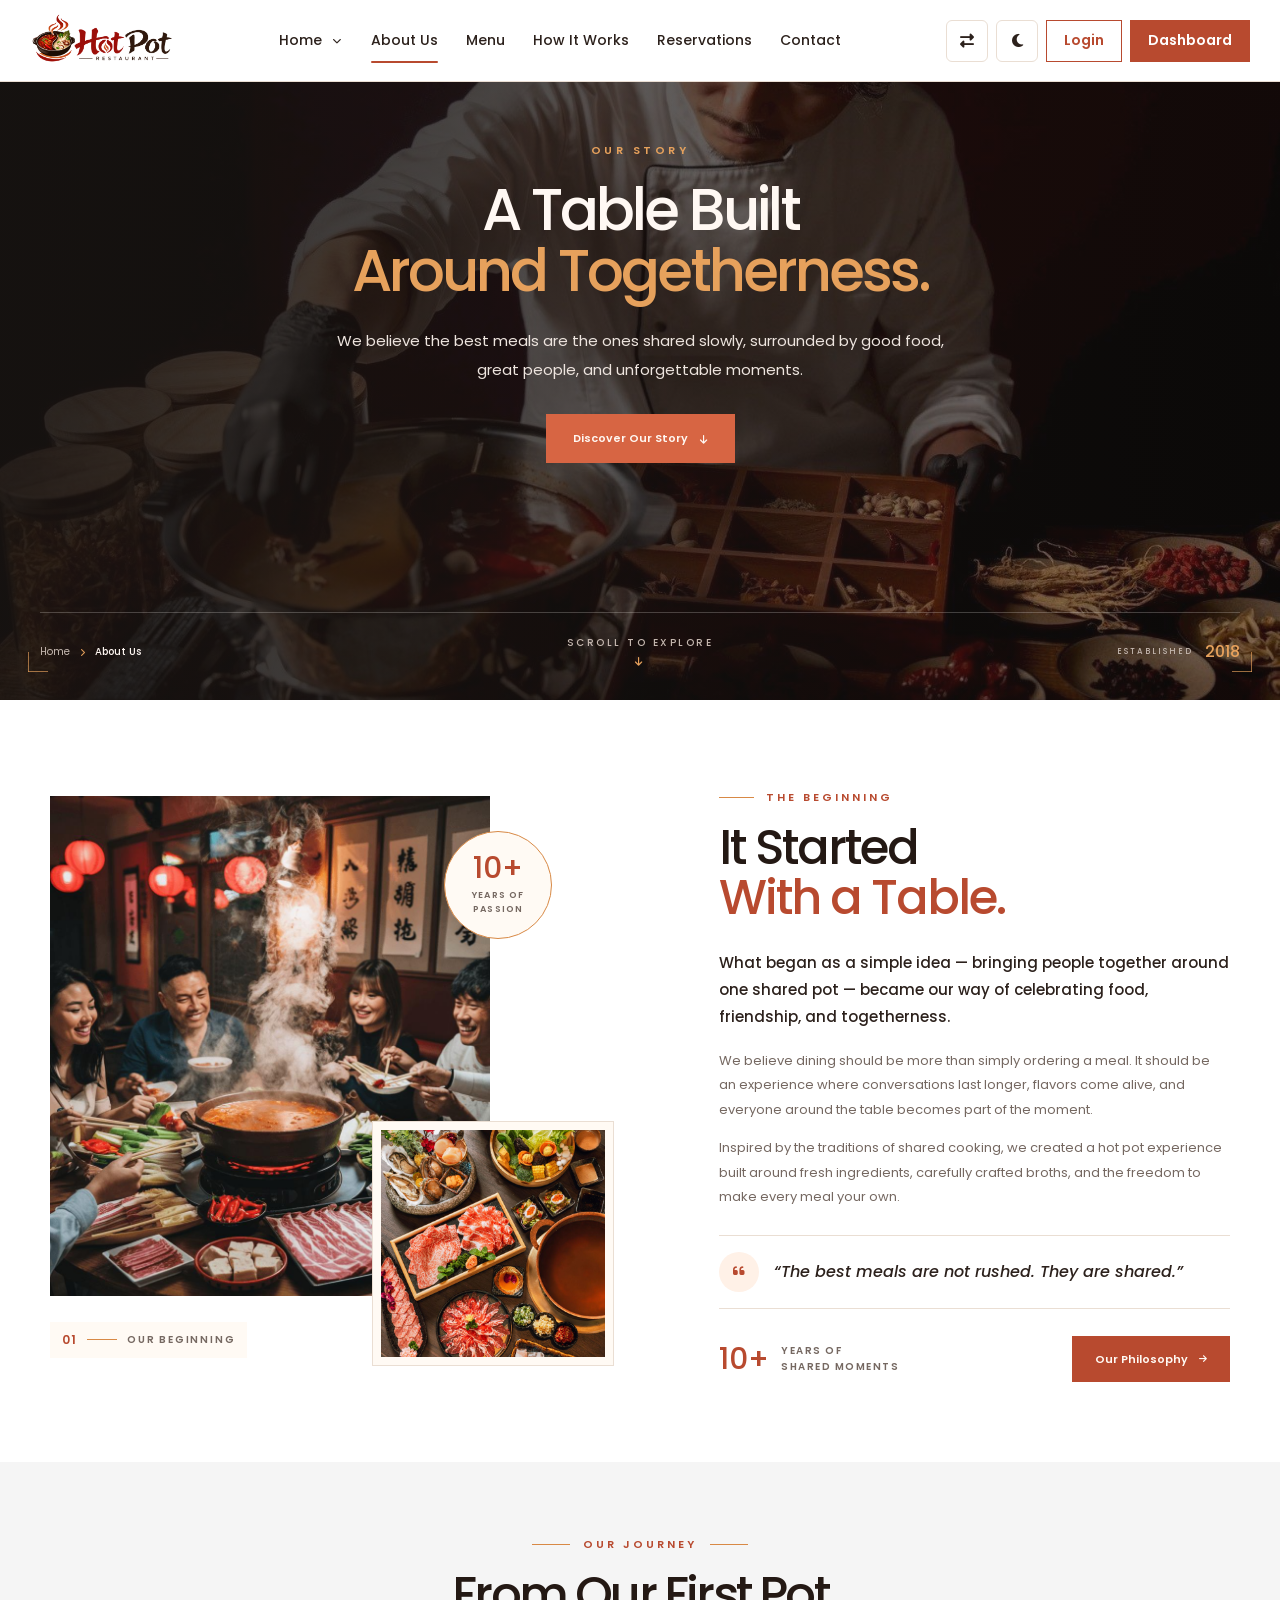
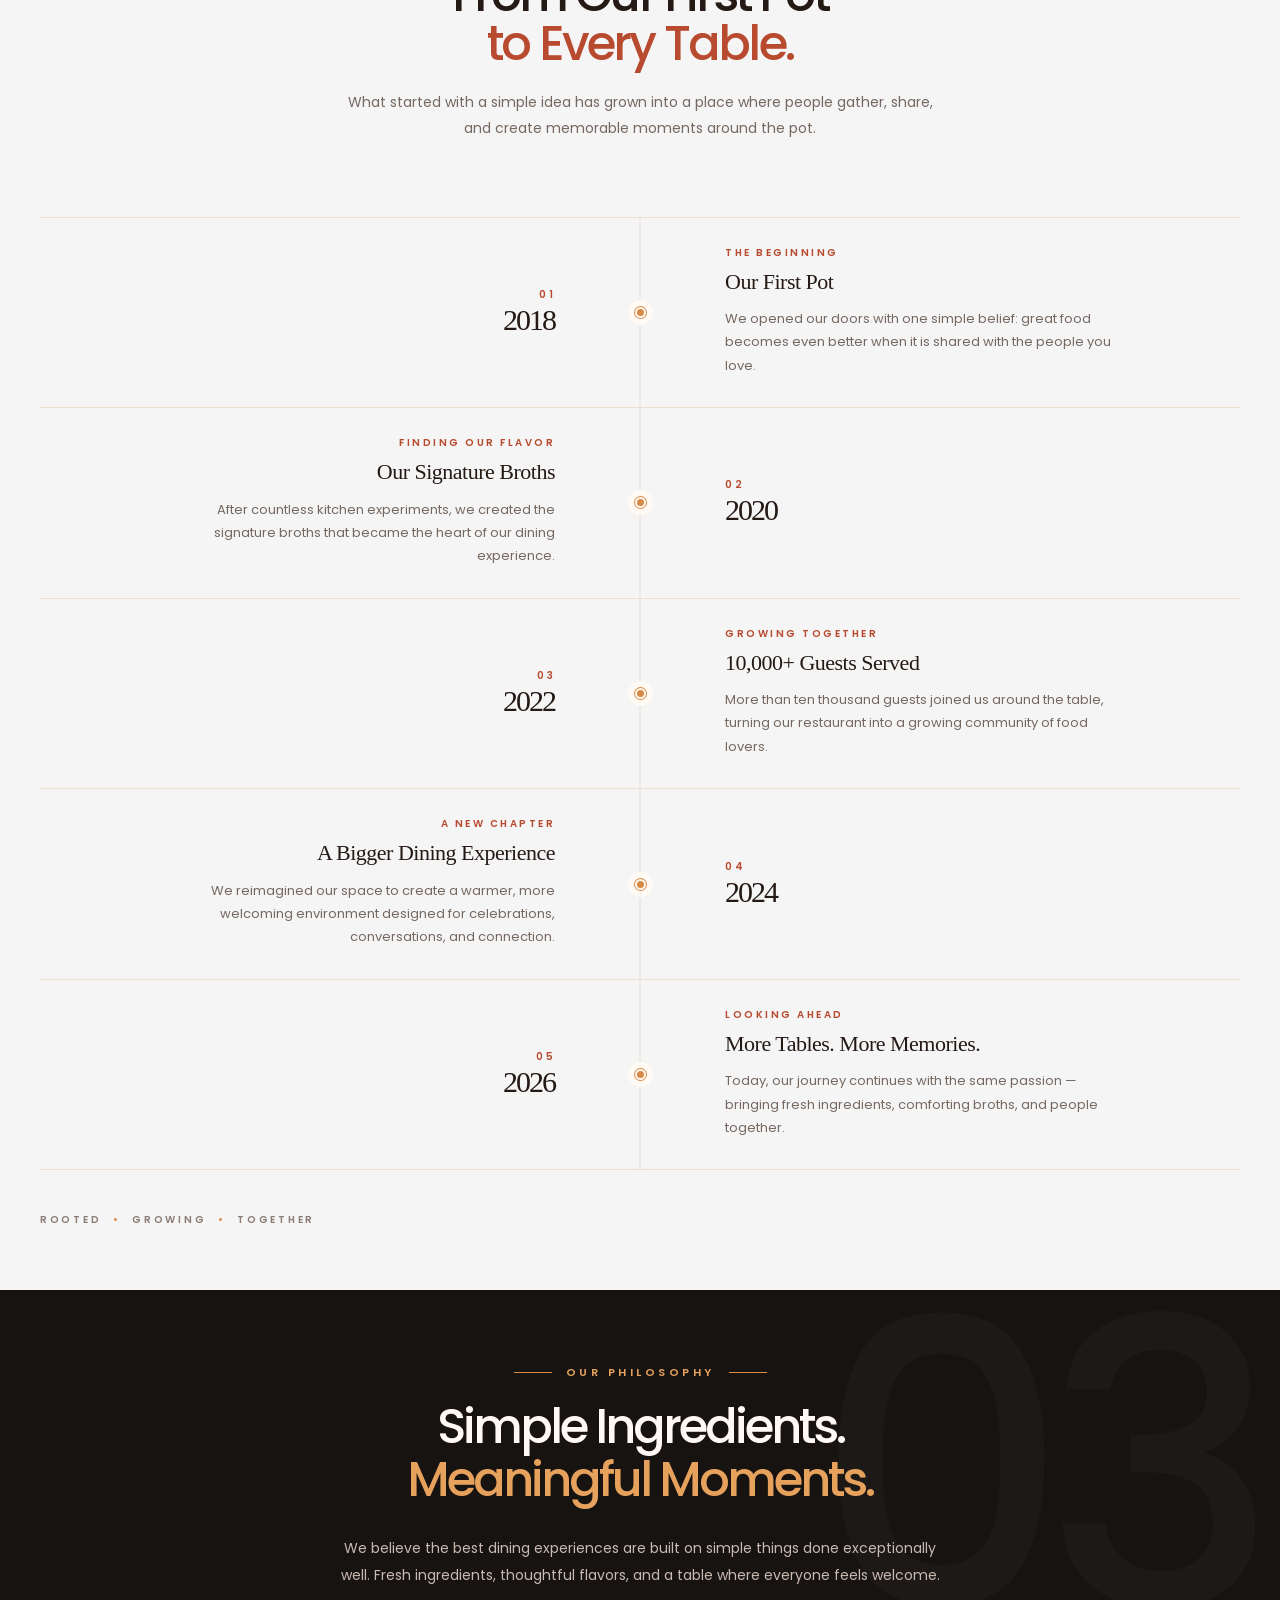
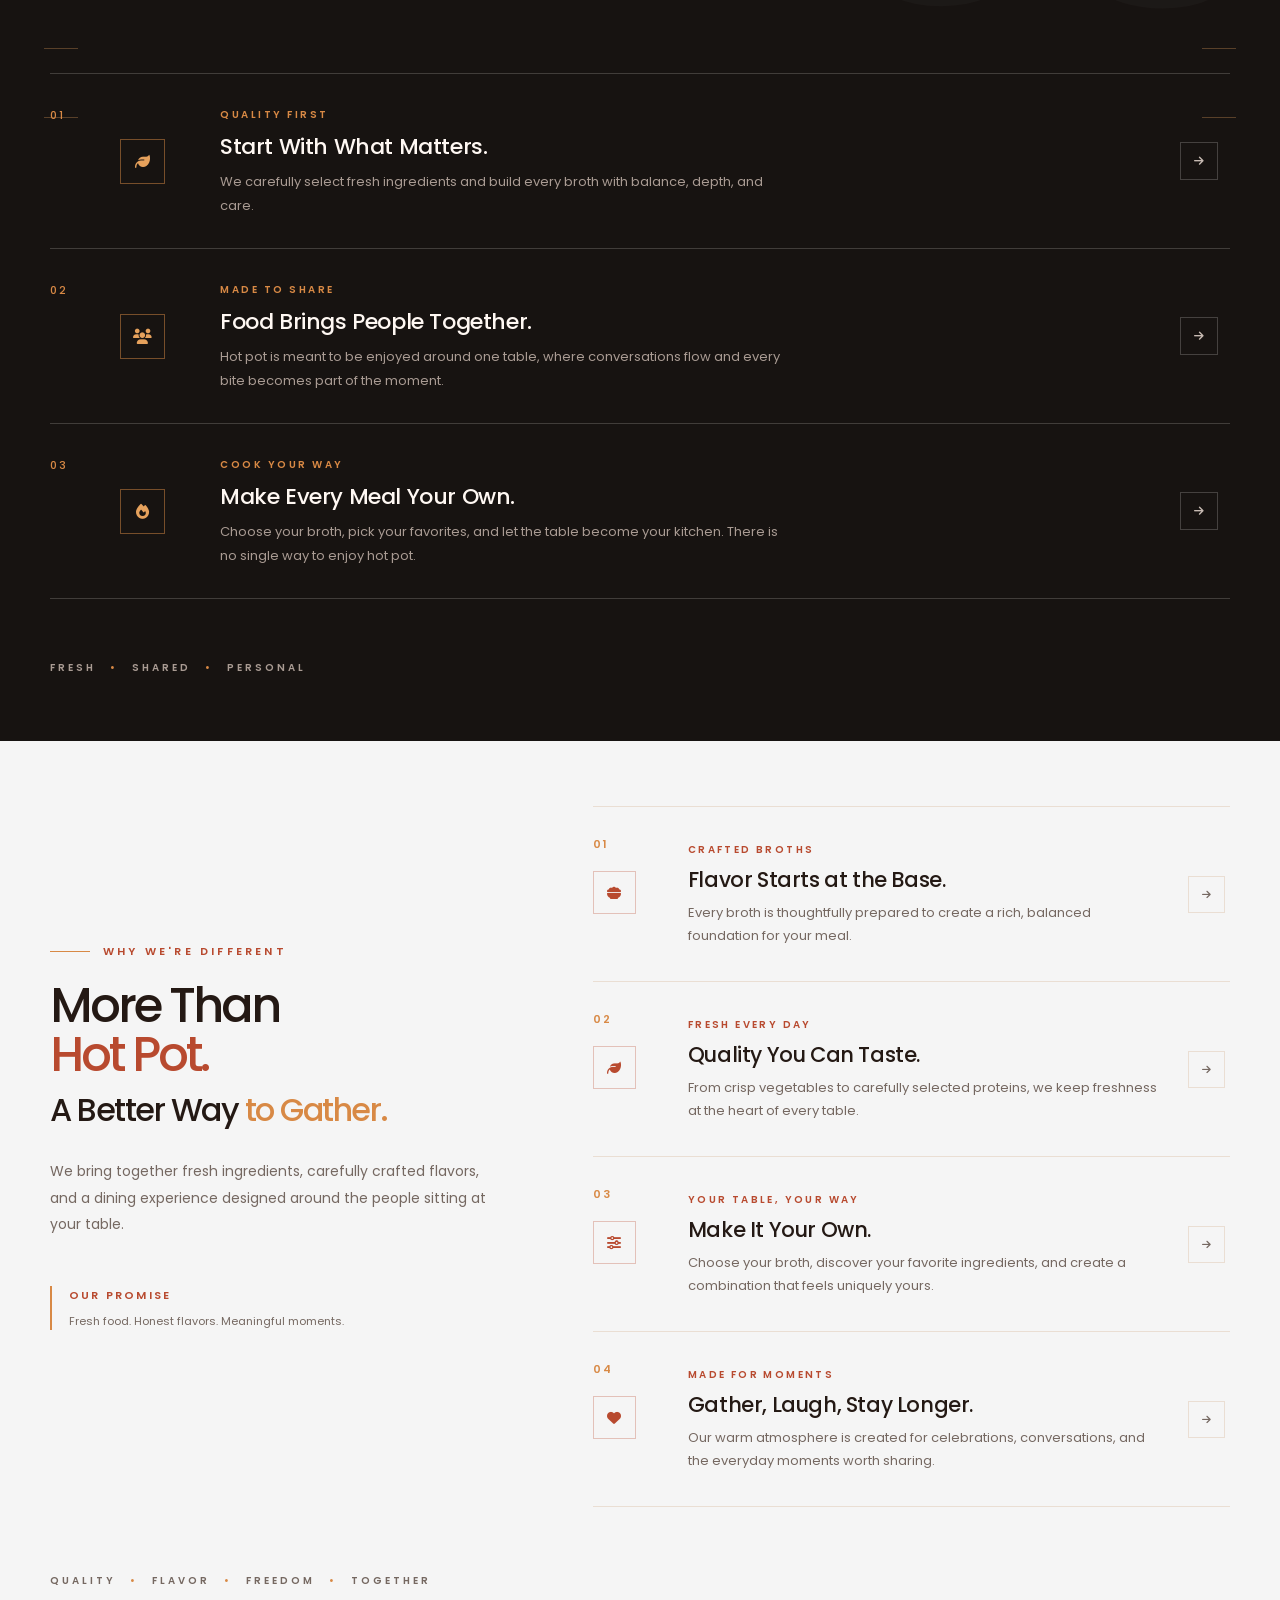
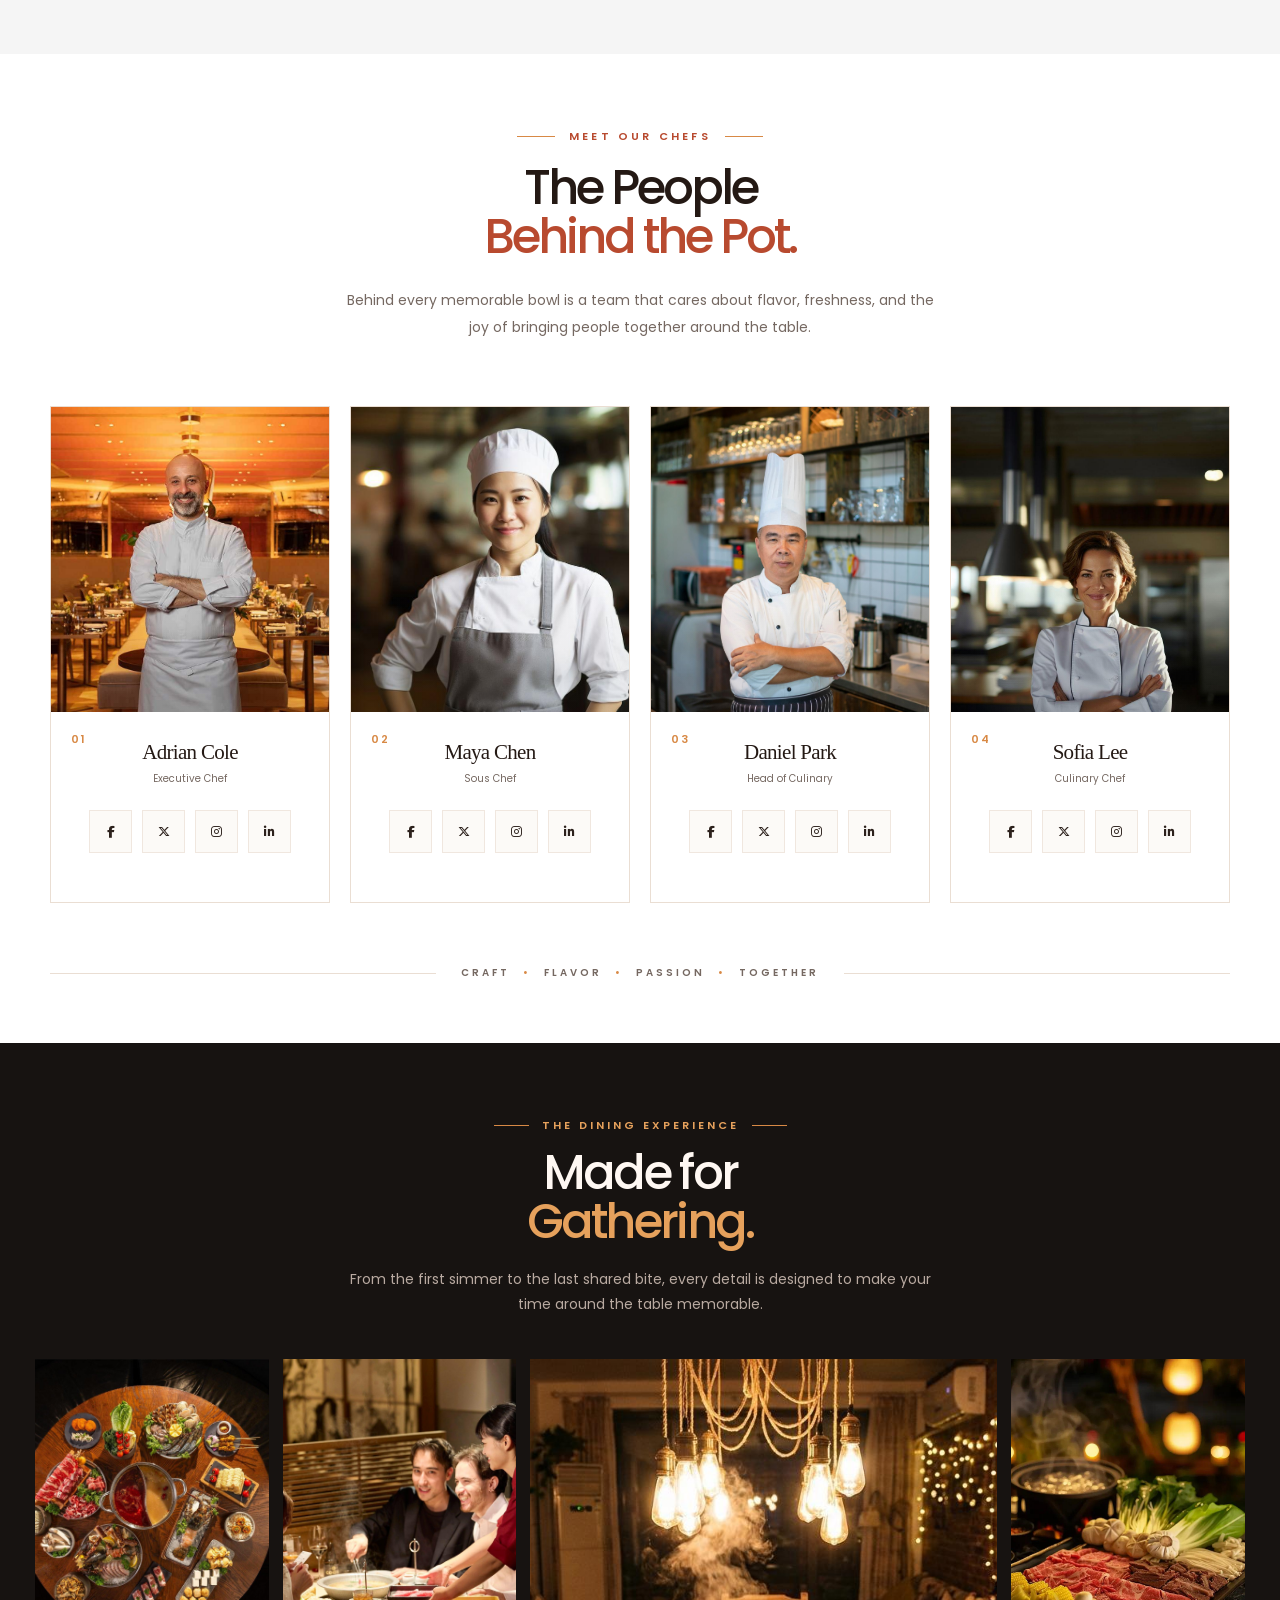
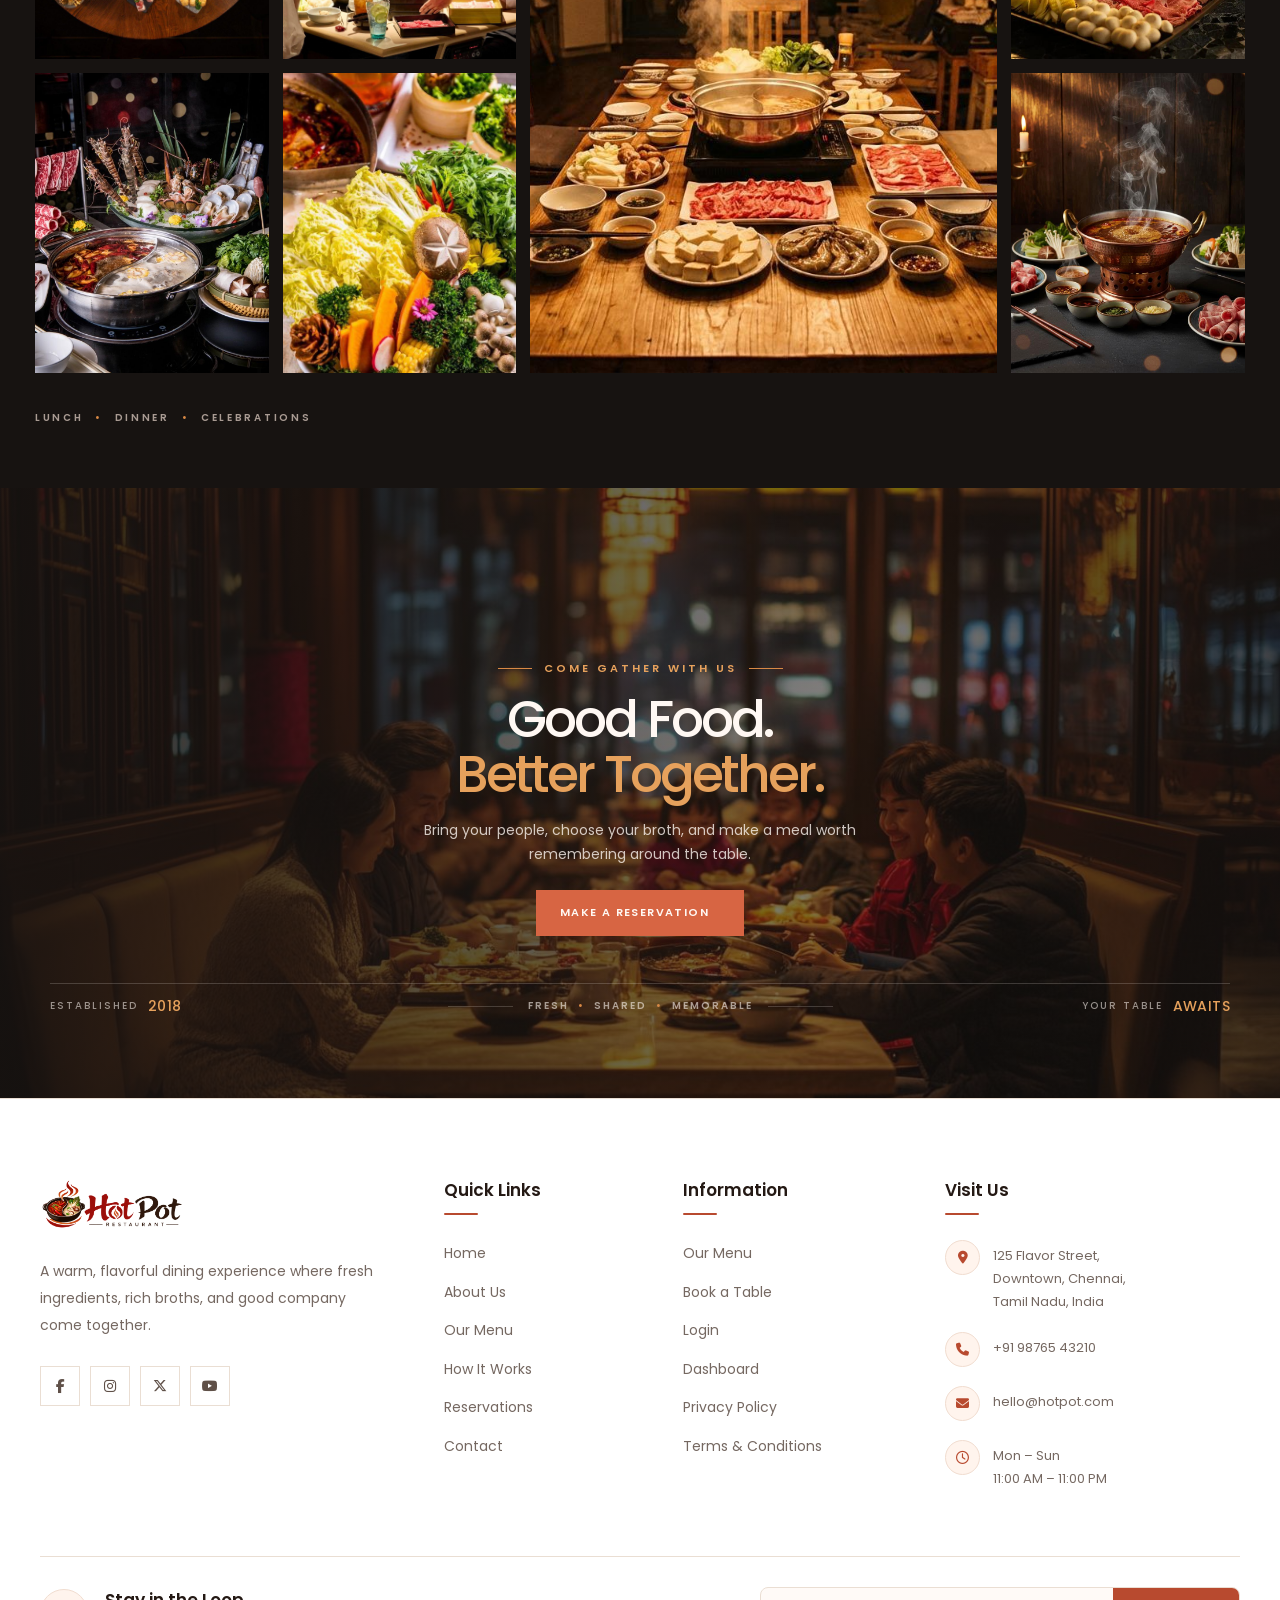
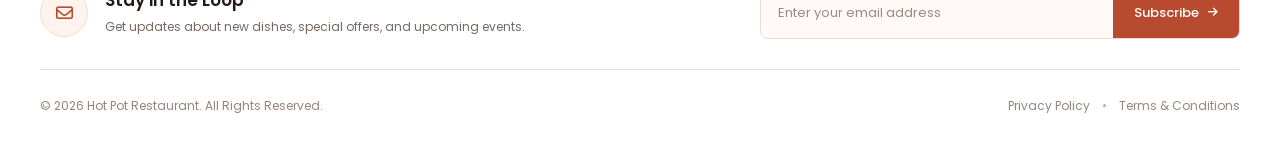
<file: about.html>
<!DOCTYPE html>

<html lang="en">

<head>
  <meta charset="UTF-8">
  <meta name="viewport" content="width=device-width, initial-scale=1.0">
  <title>Hot Pot Restaurant | Gather, Cook & Share</title>

  <!-- Favicon -->

  <link rel="icon" type="image/png" href="images/logo-light.png">

  <!-- Google Fonts -->

  <link rel="preconnect" href="https://fonts.googleapis.com">
  <link rel="preconnect" href="https://fonts.gstatic.com" crossorigin>
  <link href="https://fonts.googleapis.com/css2?family=Poppins:wght@300;400;500;600;700;800&display=swap" rel="stylesheet">
<link
    rel="stylesheet"
    href="https://cdnjs.cloudflare.com/ajax/libs/font-awesome/6.7.2/css/all.min.css"
>
  <!-- Font Awesome -->

  <link rel="stylesheet" href="https://cdnjs.cloudflare.com/ajax/libs/font-awesome/6.7.2/css/all.min.css">

  <!-- CSS -->

  <link rel="stylesheet" href="css/style.css">
  <link rel="stylesheet" href="css/responsive.css">
</head>

<body>

<!-- =========================================================
     HOT POT RESTAURANT
     PART 1 — HEADER HTML
========================================================= -->
<!-- =====================================================
         SITE HEADER
    ====================================================== -->

    <header
        class="site-header"
        id="siteHeader"
    >

        <div class="header-container">


            <!-- =================================================
                 LOGO
            ================================================== -->

            <a
                href="index.html"
                class="site-logo"
                aria-label="Hot Pot Restaurant Home"
            >

                <!-- Light Mode Logo -->
                <img
                    src="images/logo-light.png"
                    alt="Hot Pot Restaurant"
                    class="logo-dark"
                >

                <!-- Dark Mode Logo -->
                <img
                    src="images/logo-dark.png"
                    alt="Hot Pot Restaurant"
                    class="logo-light"
                >

            </a>


            <!-- =================================================
                 DESKTOP NAVIGATION
            ================================================== -->

            <nav
                class="main-navigation"
                id="mainNavigation"
                aria-label="Main Navigation"
            >

                <ul class="nav-menu">


                    <!-- =========================================
                         HOME
                    ========================================== -->

                    <li class="nav-item has-dropdown">

                        <a
                            href="#"
                            class="nav-link dropdown-toggle"
                            aria-haspopup="true"
                        >

                            <span>
                                Home
                            </span>

                            <span
                                class="dropdown-icon"
                                aria-hidden="true"
                            >
                                <i class="fa-solid fa-chevron-down"></i>
                            </span>

                        </a>


                        <!-- HOME DROPDOWN -->

                        <ul class="dropdown-menu">

                            <li class="dropdown-item">

                                <a
                                    href="index.html"
                                    class="dropdown-link"
                                >
                                    Home 1
                                </a>

                            </li>


                            <li class="dropdown-item">

                                <a
                                    href="home2.html"
                                    class="dropdown-link"
                                >
                                    Home 2
                                </a>

                            </li>

                        </ul>

                    </li>


                    <!-- =========================================
                         ABOUT US
                    ========================================== -->

                    <li class="nav-item">

                        <a
                            href="about.html"
                            class="nav-link active"
                        >
                            About Us
                        </a>

                    </li>


                    <!-- =========================================
                         MENU
                    ========================================== -->

                    <li class="nav-item">

                        <a
                            href="menu.html"
                            class="nav-link"
                        >
                            Menu
                        </a>

                    </li>


                    <!-- =========================================
                         HOW IT WORKS
                    ========================================== -->

                    <li class="nav-item">

                        <a
                            href="how-it-works.html"
                            class="nav-link"
                        >
                            How It Works
                        </a>

                    </li>


                    <!-- =========================================
                         RESERVATIONS
                    ========================================== -->

                    <li class="nav-item">

                        <a
                            href="reservations.html"
                            class="nav-link"
                        >
                            Reservations
                        </a>

                    </li>


                    <!-- =========================================
                         CONTACT
                    ========================================== -->

                    <li class="nav-item">

                        <a
                            href="contact.html"
                            class="nav-link"
                        >
                            Contact
                        </a>

                    </li>

                </ul>

            </nav>


            <!-- =================================================
                 DESKTOP HEADER ACTIONS
            ================================================== -->

            <div class="header-actions">


                <!-- =============================================
                     RTL BUTTON
                ============================================== -->

                <button
    type="button"
    class="header-action-btn rtl-toggle"
    id="rtlToggle"
    aria-label="Toggle RTL mode"
    title="RTL Mode"
>
    <i class="fa-solid fa-right-left"></i>
</button>


                <!-- =============================================
                     DARK MODE BUTTON
                ============================================== -->

                <button
                    type="button"
                    class="header-action-btn dark-mode-toggle"
                    id="darkModeToggle"
                    aria-label="Toggle dark mode"
                    title="Dark Mode"
                >

                    <span
                        class="dark-mode-icon"
                        aria-hidden="true"
                    >
                        <i class="fa-solid fa-moon"></i>
                    </span>

                </button>


                <!-- =============================================
                     LOGIN
                ============================================== -->

                <a
                    href="login.html"
                    class="header-btn login-btn"
                >
                    Login
                </a>


                <!-- =============================================
                     DASHBOARD
                ============================================== -->

                <a
                    href="dashboard.html"
                    class="header-btn dashboard-btn"
                >
                    Dashboard
                </a>

            </div>


            <!-- =================================================
                 HAMBURGER BUTTON
            ================================================== -->

            <button
                type="button"
                class="hamburger-btn"
                id="hamburgerBtn"
                aria-label="Open navigation menu"
                aria-expanded="false"
                aria-controls="mobileMenu"
            >

                <span class="hamburger-line"></span>

                <span class="hamburger-line"></span>

                <span class="hamburger-line"></span>

            </button>

        </div>


        <!-- =====================================================
             MOBILE MENU
        ====================================================== -->

        <div
            class="mobile-menu"
            id="mobileMenu"
        >

            <div class="mobile-menu-inner">


                <!-- =================================================
                     MOBILE NAVIGATION
                ================================================== -->

                <nav
                    class="mobile-navigation"
                    aria-label="Mobile Navigation"
                >

                    <ul class="mobile-nav-menu">


                        <!-- =========================================
                             MOBILE HOME DROPDOWN
                        ========================================== -->

                        <li
                            class="mobile-nav-item mobile-has-dropdown"
                        >

                            <button
                                type="button"
                                class="mobile-nav-link mobile-dropdown-toggle"
                                aria-expanded="false"
                                aria-haspopup="true"
                            >

                                <span>
                                    Home
                                </span>

                                <span
                                    class="mobile-dropdown-icon"
                                    aria-hidden="true"
                                >
                                    <i class="fa-solid fa-chevron-down"></i>
                                </span>

                            </button>


                            <!-- MOBILE HOME DROPDOWN -->

                            <ul class="mobile-dropdown-menu">

                                <li class="mobile-dropdown-item">

                                    <a
                                        href="index.html"
                                        class="mobile-dropdown-link"
                                    >
                                        Home 1
                                    </a>

                                </li>


                                <li class="mobile-dropdown-item">

                                    <a
                                        href="home2.html"
                                        class="mobile-dropdown-link"
                                    >
                                        Home 2
                                    </a>

                                </li>

                            </ul>

                        </li>


                        <!-- =========================================
                             MOBILE ABOUT
                        ========================================== -->

                        <li class="mobile-nav-item">

                            <a
                                href="about.html"
                                class="mobile-nav-link active"
                            >
                                About Us
                            </a>

                        </li>


                        <!-- =========================================
                             MOBILE MENU
                        ========================================== -->

                        <li class="mobile-nav-item">

                            <a
                                href="menu.html"
                                class="mobile-nav-link"
                            >
                                Menu
                            </a>

                        </li>


                        <!-- =========================================
                             MOBILE HOW IT WORKS
                        ========================================== -->

                        <li class="mobile-nav-item">

                            <a
                                href="how-it-works.html"
                                class="mobile-nav-link"
                            >
                                How It Works
                            </a>

                        </li>


                        <!-- =========================================
                             MOBILE RESERVATIONS
                        ========================================== -->

                        <li class="mobile-nav-item">

                            <a
                                href="reservations.html"
                                class="mobile-nav-link"
                            >
                                Reservations
                            </a>

                        </li>


                        <!-- =========================================
                             MOBILE CONTACT
                        ========================================== -->

                        <li class="mobile-nav-item">

                            <a
                                href="contact.html"
                                class="mobile-nav-link"
                            >
                                Contact
                            </a>

                        </li>

                    </ul>

                </nav>


                <!-- =================================================
                     MOBILE ACTIONS
                     ALL BUTTONS ARE INSIDE HAMBURGER
                ================================================== -->

                <div class="mobile-actions">


                    <!-- =============================================
                         RTL
                    ============================================== -->

                    <button
    type="button"
    class="mobile-action-btn mobile-rtl-toggle"
    id="mobileRtlToggle"
    aria-label="Toggle RTL mode"
    title="RTL Mode"
>
    <i class="fa-solid fa-right-left"></i>
</button>


                    <!-- =============================================
                         DARK MODE
                    ============================================== -->

                    <button
                        type="button"
                        class="mobile-action-btn mobile-dark-toggle"
                        id="mobileDarkModeToggle"
                        aria-label="Toggle dark mode"
                    >

                        <span
                            class="mobile-dark-icon"
                            aria-hidden="true"
                        >
                            <i class="fa-solid fa-moon"></i>
                        </span>

                        <span>
                            Dark Mode
                        </span>

                    </button>


                    <!-- =============================================
                         LOGIN
                    ============================================== -->

                    <a
                        href="login.html"
                        class="mobile-action-btn mobile-login-btn"
                    >
                        Login
                    </a>


                    <!-- =============================================
                         DASHBOARD
                    ============================================== -->

                    <a
                        href="dashboard.html"
                        class="mobile-action-btn mobile-dashboard-btn"
                    >
                        Dashboard
                    </a>

                </div>

            </div>

        </div>

    </header>


    <!-- =====================================================
         MAIN CONTENT
         Your Home page sections will start here.
    ====================================================== -->

    <main id="mainContent">
<!-- =========================================================
     ABOUT US PAGE — SECTION 1 : HERO
========================================================= -->

<section class="about-hero" id="aboutHero">

    <!-- =====================================================
         BACKGROUND IMAGE
    ====================================================== -->

    <div class="about-hero-background">

        <img
            src="images/about-hero.jpg"
            alt="Warm hot pot restaurant dining experience"
        >

        <div class="about-hero-overlay"></div>

    </div>


    <!-- =====================================================
         DECORATIVE SIDE ELEMENTS
    ====================================================== -->

    <span class="about-hero-side-line about-hero-side-line-left"></span>

    <span class="about-hero-side-line about-hero-side-line-right"></span>


    <!-- =====================================================
         MAIN CONTENT
    ====================================================== -->

    <div class="about-hero-container">

        <div class="about-hero-content">

            <!-- EYEBROW -->

            <span class="about-hero-eyebrow">
                OUR STORY
            </span>


            <!-- TITLE -->

            <h1 class="about-hero-title">
                A Table Built
                <span>Around Togetherness.</span>
            </h1>


            <!-- DESCRIPTION -->

            <p class="about-hero-description">
                We believe the best meals are the ones shared slowly,
                surrounded by good food, great people, and unforgettable
                moments.
            </p>


            <a
                href="#aboutStory"
                class="about-hero-button"
            >

                <span>
                    Discover Our Story
                </span>

                <i class="fa-solid fa-arrow-down"></i>

            </a>

        </div>


        <!-- =================================================
             BOTTOM INFORMATION
        ================================================== -->

        <div class="about-hero-bottom">

            <!-- BREADCRUMB -->

            <div class="about-hero-breadcrumb">

                <a href="index.html">
                    Home
                </a>

                <span>
                    <i class="fa-solid fa-chevron-right"></i>
                </span>

                <strong>
                    About Us
                </strong>

            </div>


            <!-- SCROLL INDICATOR -->

            <div class="about-hero-scroll">

                <span>
                    SCROLL TO EXPLORE
                </span>

                <i class="fa-solid fa-arrow-down"></i>

            </div>


            <!-- ESTABLISHED -->

            <div class="about-hero-established">

                <span>
                    ESTABLISHED
                </span>

                <strong>
                    2018
                </strong>

            </div>

        </div>

    </div>


    <!-- =====================================================
         DECORATIVE CORNER MARKS
    ====================================================== -->

    <span class="about-hero-corner about-hero-corner-top-left"></span>

    <span class="about-hero-corner about-hero-corner-top-right"></span>

    <span class="about-hero-corner about-hero-corner-bottom-left"></span>

    <span class="about-hero-corner about-hero-corner-bottom-right"></span>

</section>
<!=========================================================
   ABOUT US PAGE — SECTION 2 : OUR STORY
   PART 1 — HTML
========================================================= !>

<section class="about-story" id="aboutStory">

    <div class="about-story-container">


        <!-- =================================================
             LEFT — VISUAL AREA
        ================================================== -->

        <div class="about-story-visual">


            <!-- MAIN IMAGE -->

            <div class="about-story-main-image">

                <img
                    src="images/about-story-main.jpg"
                    alt="Friends enjoying hot pot together"
                >

            </div>


            <!-- SMALL OVERLAPPING IMAGE -->

            <div class="about-story-small-image">

                <img
                    src="images/about-story-small.jpg"
                    alt="Fresh hot pot ingredients"
                >

            </div>


            <!-- NUMBER MARK -->

            <div class="about-story-number">

                <span class="about-story-number-value">
                    01
                </span>

                <span class="about-story-number-line"></span>

                <span class="about-story-number-text">
                    OUR BEGINNING
                </span>

            </div>


            <!-- EXPERIENCE BADGE -->

            <div class="about-story-badge">

                <strong>
                    10+
                </strong>

                <span>
                    YEARS OF<br>
                    PASSION
                </span>

            </div>

        </div>


        <!-- =================================================
             RIGHT — CONTENT
        ================================================== -->

        <div class="about-story-content">


            <!-- EYEBROW -->

            <span class="about-story-eyebrow">
                THE BEGINNING
            </span>


            <!-- TITLE -->

            <h2 class="about-story-title">

                It Started
                <span>With a Table.</span>

            </h2>


            <!-- INTRO -->

            <p class="about-story-intro">

                What began as a simple idea — bringing people
                together around one shared pot — became our
                way of celebrating food, friendship, and
                togetherness.

            </p>


            <!-- STORY -->

            <div class="about-story-text">

                <p>
                    We believe dining should be more than
                    simply ordering a meal. It should be an
                    experience where conversations last longer,
                    flavors come alive, and everyone around
                    the table becomes part of the moment.
                </p>

                <p>
                    Inspired by the traditions of shared
                    cooking, we created a hot pot experience
                    built around fresh ingredients, carefully
                    crafted broths, and the freedom to make
                    every meal your own.
                </p>

            </div>


            <!-- HIGHLIGHT -->

            <div class="about-story-highlight">

                <span class="about-story-highlight-icon">
                    <i class="fa-solid fa-quote-left"></i>
                </span>

                <p>
                    “The best meals are not rushed.
                    They are shared.”
                </p>

            </div>


            <!-- BOTTOM ROW -->

            <div class="about-story-bottom">


                <!-- STAT -->

                <div class="about-story-stat">

                    <strong>
                        10+
                    </strong>

                    <span>
                        YEARS OF<br>
                        SHARED MOMENTS
                    </span>

                </div>


                <!-- BUTTON -->

                <a
                    href="#aboutPhilosophy"
                    class="about-story-button"
                >

                    <span>
                        Our Philosophy
                    </span>

                    <i class="fa-solid fa-arrow-right"></i>

                </a>

            </div>

        </div>

    </div>


    <!-- =================================================
         BOTTOM EDITORIAL LINE
    ================================================== -->

    <div class="about-story-bottom-line">

        <span class="about-story-bottom-line-item"></span>

        <p>
            FROM OUR KITCHEN
            <span>•</span>
            TO YOUR TABLE
        </p>

        <span class="about-story-bottom-line-item"></span>

    </div>

</section>
<section class="about-milestones" id="aboutMilestones">

    <div class="about-milestones-container">

        <!-- =================================================
             SECTION HEADER
        ================================================== -->

        <div class="about-milestones-header">

            <span class="about-milestones-eyebrow">
                OUR JOURNEY
            </span>

            <h2 class="about-milestones-title">
                From Our First Pot
                <span>to Every Table.</span>
            </h2>

            <p class="about-milestones-description">
                What started with a simple idea has grown into
                a place where people gather, share, and create
                memorable moments around the pot.
            </p>

        </div>


        <!-- =================================================
             MILESTONES TIMELINE
        ================================================== -->

        <div class="about-milestones-timeline">


            <!-- =================================================
                 MILESTONE 01
            ================================================== -->

            <article class="about-milestone-item">

                <div class="about-milestone-year">
                    <span>01</span>
                    <strong>2018</strong>
                </div>

                <div class="about-milestone-marker">
                    <span></span>
                </div>

                <div class="about-milestone-content">

                    <span class="about-milestone-label">
                        THE BEGINNING
                    </span>

                    <h3>
                        Our First Pot
                    </h3>

                    <p>
                        We opened our doors with one simple belief:
                        great food becomes even better when it is
                        shared with the people you love.
                    </p>

                </div>

            </article>


            <!-- =================================================
                 MILESTONE 02
            ================================================== -->

            <article class="about-milestone-item">

                <div class="about-milestone-year">
                    <span>02</span>
                    <strong>2020</strong>
                </div>

                <div class="about-milestone-marker">
                    <span></span>
                </div>

                <div class="about-milestone-content">

                    <span class="about-milestone-label">
                        FINDING OUR FLAVOR
                    </span>

                    <h3>
                        Our Signature Broths
                    </h3>

                    <p>
                        After countless kitchen experiments,
                        we created the signature broths that
                        became the heart of our dining experience.
                    </p>

                </div>

            </article>


            <!-- =================================================
                 MILESTONE 03
            ================================================== -->

            <article class="about-milestone-item">

                <div class="about-milestone-year">
                    <span>03</span>
                    <strong>2022</strong>
                </div>

                <div class="about-milestone-marker">
                    <span></span>
                </div>

                <div class="about-milestone-content">

                    <span class="about-milestone-label">
                        GROWING TOGETHER
                    </span>

                    <h3>
                        10,000+ Guests Served
                    </h3>

                    <p>
                        More than ten thousand guests joined us
                        around the table, turning our restaurant
                        into a growing community of food lovers.
                    </p>

                </div>

            </article>


            <!-- =================================================
                 MILESTONE 04
            ================================================== -->

            <article class="about-milestone-item">

                <div class="about-milestone-year">
                    <span>04</span>
                    <strong>2024</strong>
                </div>

                <div class="about-milestone-marker">
                    <span></span>
                </div>

                <div class="about-milestone-content">

                    <span class="about-milestone-label">
                        A NEW CHAPTER
                    </span>

                    <h3>
                        A Bigger Dining Experience
                    </h3>

                    <p>
                        We reimagined our space to create a warmer,
                        more welcoming environment designed for
                        celebrations, conversations, and connection.
                    </p>

                </div>

            </article>


            <!-- =================================================
                 MILESTONE 05
            ================================================== -->

            <article class="about-milestone-item">

                <div class="about-milestone-year">
                    <span>05</span>
                    <strong>2026</strong>
                </div>

                <div class="about-milestone-marker">
                    <span></span>
                </div>

                <div class="about-milestone-content">

                    <span class="about-milestone-label">
                        LOOKING AHEAD
                    </span>

                    <h3>
                        More Tables. More Memories.
                    </h3>

                    <p>
                        Today, our journey continues with the same
                        passion — bringing fresh ingredients,
                        comforting broths, and people together.
                    </p>

                </div>

            </article>


        </div>


        <!-- =================================================
             BOTTOM EDITORIAL LINE
        ================================================== -->

        <div class="about-milestones-bottom">

            <span class="about-milestones-bottom-line"></span>

            <p>
                ROOTED <b>•</b>
                GROWING <b>•</b>
                TOGETHER
            </p>

            <span class="about-milestones-bottom-line"></span>

        </div>

    </div>

</section>
<!-- =========================================================
     ABOUT US PAGE — SECTION 3 : OUR PHILOSOPHY
     PART 1 — HTML
========================================================= -->

<section class="about-philosophy" id="aboutPhilosophy">

    <!-- =====================================================
         BACKGROUND DECORATION
    ====================================================== -->

    <div
        class="about-philosophy-large-number"
        aria-hidden="true"
    >
        03
    </div>


    <div class="about-philosophy-side-mark about-philosophy-side-mark-left">
        <span></span>
        <span></span>
    </div>

    <div class="about-philosophy-side-mark about-philosophy-side-mark-right">
        <span></span>
        <span></span>
    </div>


    <!-- =====================================================
         MAIN CONTAINER
    ====================================================== -->

    <div class="about-philosophy-container">


        <!-- =================================================
             INTRO
        ================================================== -->

        <div class="about-philosophy-intro">

            <span class="about-philosophy-eyebrow">
                OUR PHILOSOPHY
            </span>

            <h2 class="about-philosophy-title">

                Simple Ingredients.
                <span>Meaningful Moments.</span>

            </h2>

            <p class="about-philosophy-description">

                We believe the best dining experiences are
                built on simple things done exceptionally well.
                Fresh ingredients, thoughtful flavors, and a
                table where everyone feels welcome.

            </p>

        </div>


        <!-- =================================================
             PHILOSOPHY ITEMS
        ================================================== -->

        <div class="about-philosophy-list">


            <!-- =============================================
                 ITEM 01
            ============================================== -->

            <article class="about-philosophy-item">

                <div class="about-philosophy-item-number">
                    01
                </div>


                <div class="about-philosophy-item-icon">

                    <i class="fa-solid fa-leaf"></i>

                </div>


                <div class="about-philosophy-item-content">

                    <span class="about-philosophy-item-label">
                        QUALITY FIRST
                    </span>

                    <h3>
                        Start With What Matters.
                    </h3>

                    <p>
                        We carefully select fresh ingredients
                        and build every broth with balance,
                        depth, and care.
                    </p>

                </div>


                <div class="about-philosophy-item-arrow">

                    <i class="fa-solid fa-arrow-right"></i>

                </div>

            </article>


            <!-- =============================================
                 ITEM 02
            ============================================== -->

            <article class="about-philosophy-item">

                <div class="about-philosophy-item-number">
                    02
                </div>


                <div class="about-philosophy-item-icon">

                    <i class="fa-solid fa-users"></i>

                </div>


                <div class="about-philosophy-item-content">

                    <span class="about-philosophy-item-label">
                        MADE TO SHARE
                    </span>

                    <h3>
                        Food Brings People Together.
                    </h3>

                    <p>
                        Hot pot is meant to be enjoyed around
                        one table, where conversations flow and
                        every bite becomes part of the moment.
                    </p>

                </div>


                <div class="about-philosophy-item-arrow">

                    <i class="fa-solid fa-arrow-right"></i>

                </div>

            </article>


            <!-- =============================================
                 ITEM 03
            ============================================== -->

            <article class="about-philosophy-item">

                <div class="about-philosophy-item-number">
                    03
                </div>


                <div class="about-philosophy-item-icon">

                    <i class="fa-solid fa-fire"></i>

                </div>


                <div class="about-philosophy-item-content">

                    <span class="about-philosophy-item-label">
                        COOK YOUR WAY
                    </span>

                    <h3>
                        Make Every Meal Your Own.
                    </h3>

                    <p>
                        Choose your broth, pick your favorites,
                        and let the table become your kitchen.
                        There is no single way to enjoy hot pot.
                    </p>

                </div>


                <div class="about-philosophy-item-arrow">

                    <i class="fa-solid fa-arrow-right"></i>

                </div>

            </article>


        </div>


        <!-- =================================================
             BOTTOM STATEMENT
        ================================================== -->

        <div class="about-philosophy-bottom">

            <span class="about-philosophy-bottom-line"></span>

            <p>
                FRESH
                <span>•</span>
                SHARED
                <span>•</span>
                PERSONAL
            </p>

            <span class="about-philosophy-bottom-line"></span>

        </div>

    </div>

</section>
<!-- =========================================================
     ABOUT US PAGE — SECTION 4 : WHAT MAKES US DIFFERENT
     PART 1 — HTML
========================================================= -->

<section class="about-different" id="aboutDifferent">

    


    <!-- =====================================================
         DECORATIVE SIDE LINES
    ====================================================== -->

    <div class="about-different-side-line about-different-side-line-left">
        <span></span>
        <span></span>
    </div>

    <div class="about-different-side-line about-different-side-line-right">
        <span></span>
        <span></span>
    </div>


    <!-- =====================================================
         MAIN CONTAINER
    ====================================================== -->

    <div class="about-different-container">


        <!-- =================================================
             LEFT — INTRODUCTION
        ================================================== -->

        <div class="about-different-intro">

            <span class="about-different-eyebrow">
                WHY WE'RE DIFFERENT
            </span>


            <h2 class="about-different-title">

                More Than
                <span>Hot Pot.</span>

                <strong>
                    A Better Way
                    <em>to Gather.</em>
                </strong>

            </h2>


            <p class="about-different-description">

                We bring together fresh ingredients, carefully
                crafted flavors, and a dining experience designed
                around the people sitting at your table.

            </p>


            <!-- =============================================
                 INTRO DETAIL
            ============================================== -->

            <div class="about-different-intro-detail">

                <span class="about-different-detail-line"></span>

                <div class="about-different-detail-content">

                    <strong>OUR PROMISE</strong>

                    <span>
                        Fresh food. Honest flavors.
                        Meaningful moments.
                    </span>

                </div>

            </div>

        </div>


        <!-- =================================================
             RIGHT — DIFFERENCE FEATURES
        ================================================== -->

        <div class="about-different-features">


            <!-- =============================================
                 FEATURE 01
            ============================================== -->

            <article class="about-different-card">

                <div class="about-different-card-top">

                    <span class="about-different-card-number">
                        01
                    </span>

                    <span class="about-different-card-icon">
                        <i class="fa-solid fa-bowl-food"></i>
                    </span>

                </div>


                <div class="about-different-card-content">

                    <span class="about-different-card-label">
                        CRAFTED BROTHS
                    </span>

                    <h3>
                        Flavor Starts at the Base.
                    </h3>

                    <p>
                        Every broth is thoughtfully prepared
                        to create a rich, balanced foundation
                        for your meal.
                    </p>

                </div>


                <span class="about-different-card-arrow">
                    <i class="fa-solid fa-arrow-right"></i>
                </span>

            </article>


            <!-- =============================================
                 FEATURE 02
            ============================================== -->

            <article class="about-different-card">

                <div class="about-different-card-top">

                    <span class="about-different-card-number">
                        02
                    </span>

                    <span class="about-different-card-icon">
                        <i class="fa-solid fa-leaf"></i>
                    </span>

                </div>


                <div class="about-different-card-content">

                    <span class="about-different-card-label">
                        FRESH EVERY DAY
                    </span>

                    <h3>
                        Quality You Can Taste.
                    </h3>

                    <p>
                        From crisp vegetables to carefully
                        selected proteins, we keep freshness
                        at the heart of every table.
                    </p>

                </div>


                <span class="about-different-card-arrow">
                    <i class="fa-solid fa-arrow-right"></i>
                </span>

            </article>


            <!-- =============================================
                 FEATURE 03
            ============================================== -->

            <article class="about-different-card">

                <div class="about-different-card-top">

                    <span class="about-different-card-number">
                        03
                    </span>

                    <span class="about-different-card-icon">
                        <i class="fa-solid fa-sliders"></i>
                    </span>

                </div>


                <div class="about-different-card-content">

                    <span class="about-different-card-label">
                        YOUR TABLE, YOUR WAY
                    </span>

                    <h3>
                        Make It Your Own.
                    </h3>

                    <p>
                        Choose your broth, discover your
                        favorite ingredients, and create a
                        combination that feels uniquely yours.
                    </p>

                </div>


                <span class="about-different-card-arrow">
                    <i class="fa-solid fa-arrow-right"></i>
                </span>

            </article>


            <!-- =============================================
                 FEATURE 04
            ============================================== -->

            <article class="about-different-card">

                <div class="about-different-card-top">

                    <span class="about-different-card-number">
                        04
                    </span>

                    <span class="about-different-card-icon">
                        <i class="fa-solid fa-heart"></i>
                    </span>

                </div>


                <div class="about-different-card-content">

                    <span class="about-different-card-label">
                        MADE FOR MOMENTS
                    </span>

                    <h3>
                        Gather, Laugh, Stay Longer.
                    </h3>

                    <p>
                        Our warm atmosphere is created for
                        celebrations, conversations, and the
                        everyday moments worth sharing.
                    </p>

                </div>


                <span class="about-different-card-arrow">
                    <i class="fa-solid fa-arrow-right"></i>
                </span>

            </article>


        </div>


        <!-- =================================================
             BOTTOM EDITORIAL STATEMENT
        ================================================== -->

        <div class="about-different-bottom">

            <span class="about-different-bottom-line"></span>


            <p>
                QUALITY
                <span>•</span>
                FLAVOR
                <span>•</span>
                FREEDOM
                <span>•</span>
                TOGETHER
            </p>


            <span class="about-different-bottom-line"></span>

        </div>

    </div>

</section>
<!-- =========================================================
     ABOUT US PAGE — SECTION 6 : MEET OUR CHEFS
     PART 1 — HTML
========================================================= -->

<section class="about-chefs" id="aboutChefs">

    <div class="about-chefs-container">


        <!-- =================================================
             SECTION INTRO
        ================================================== -->

        <div class="about-chefs-header">

            <span class="about-chefs-eyebrow">
                MEET OUR CHEFS
            </span>

            <h2 class="about-chefs-title">
                The People
                <span>Behind the Pot.</span>
            </h2>

            <p class="about-chefs-description">
                Behind every memorable bowl is a team that cares
                about flavor, freshness, and the joy of bringing
                people together around the table.
            </p>

        </div>


        <!-- =================================================
             CHEF CARDS
        ================================================== -->

        <div class="about-chefs-grid">


            <!-- =================================================
                 CHEF 01
            ================================================== -->

            <article class="about-chef-card">

                <div class="about-chef-image">

                    <img
                        src="images/about-chef-01.jpg"
                        alt="Chef Adrian Cole"
                    >

                </div>


                <div class="about-chef-content">

                    <span class="about-chef-number">
                        01
                    </span>

                    <h3 class="about-chef-name">
                        Adrian Cole
                    </h3>

                    <span class="about-chef-role">
                        Executive Chef
                    </span>


                    <div class="about-chef-socials">

                        <a href="#" aria-label="Facebook">
                            <i class="fa-brands fa-facebook-f"></i>
                        </a>

                        <a href="#" aria-label="X">
                            <i class="fa-brands fa-x-twitter"></i>
                        </a>

                        <a href="#" aria-label="Instagram">
                            <i class="fa-brands fa-instagram"></i>
                        </a>

                        <a href="#" aria-label="LinkedIn">
                            <i class="fa-brands fa-linkedin-in"></i>
                        </a>

                    </div>

                </div>

            </article>


            <!-- =================================================
                 CHEF 02
            ================================================== -->

            <article class="about-chef-card">

                <div class="about-chef-image">

                    <img
                        src="images/about-chef-02.jpg"
                        alt="Chef Maya Chen"
                    >

                </div>


                <div class="about-chef-content">

                    <span class="about-chef-number">
                        02
                    </span>

                    <h3 class="about-chef-name">
                        Maya Chen
                    </h3>

                    <span class="about-chef-role">
                        Sous Chef
                    </span>


                    <div class="about-chef-socials">

                        <a href="#" aria-label="Facebook">
                            <i class="fa-brands fa-facebook-f"></i>
                        </a>

                        <a href="#" aria-label="X">
                            <i class="fa-brands fa-x-twitter"></i>
                        </a>

                        <a href="#" aria-label="Instagram">
                            <i class="fa-brands fa-instagram"></i>
                        </a>

                        <a href="#" aria-label="LinkedIn">
                            <i class="fa-brands fa-linkedin-in"></i>
                        </a>

                    </div>

                </div>

            </article>


            <!-- =================================================
                 CHEF 03
            ================================================== -->

            <article class="about-chef-card">

                <div class="about-chef-image">

                    <img
                        src="images/about-chef-03.jpg"
                        alt="Chef Daniel Park"
                    >

                </div>


                <div class="about-chef-content">

                    <span class="about-chef-number">
                        03
                    </span>

                    <h3 class="about-chef-name">
                        Daniel Park
                    </h3>

                    <span class="about-chef-role">
                        Head of Culinary
                    </span>


                    <div class="about-chef-socials">

                        <a href="#" aria-label="Facebook">
                            <i class="fa-brands fa-facebook-f"></i>
                        </a>

                        <a href="#" aria-label="X">
                            <i class="fa-brands fa-x-twitter"></i>
                        </a>

                        <a href="#" aria-label="Instagram">
                            <i class="fa-brands fa-instagram"></i>
                        </a>

                        <a href="#" aria-label="LinkedIn">
                            <i class="fa-brands fa-linkedin-in"></i>
                        </a>

                    </div>

                </div>

            </article>


            <!-- =================================================
                 CHEF 04
            ================================================== -->

            <article class="about-chef-card">

                <div class="about-chef-image">

                    <img
                        src="images/about-chef-04.jpg"
                        alt="Chef Sofia Lee"
                    >

                </div>


                <div class="about-chef-content">

                    <span class="about-chef-number">
                        04
                    </span>

                    <h3 class="about-chef-name">
                        Sofia Lee
                    </h3>

                    <span class="about-chef-role">
                        Culinary Chef
                    </span>


                    <div class="about-chef-socials">

                        <a href="#" aria-label="Facebook">
                            <i class="fa-brands fa-facebook-f"></i>
                        </a>

                        <a href="#" aria-label="X">
                            <i class="fa-brands fa-x-twitter"></i>
                        </a>

                        <a href="#" aria-label="Instagram">
                            <i class="fa-brands fa-instagram"></i>
                        </a>

                        <a href="#" aria-label="LinkedIn">
                            <i class="fa-brands fa-linkedin-in"></i>
                        </a>

                    </div>

                </div>

            </article>


        </div>


        <!-- =================================================
             BOTTOM EDITORIAL LINE
        ================================================== -->

        <div class="about-chefs-bottom">

            <span></span>

            <p>
                CRAFT
                <b>•</b>
                FLAVOR
                <b>•</b>
                PASSION
                <b>•</b>
                TOGETHER
            </p>

            <span></span>

        </div>

    </div>

</section>
<!-- =========================================================
     ABOUT US PAGE — SECTION 7 : THE DINING EXPERIENCE
     PART 1 — HTML
     
     LAYOUT:
     LEFT   = 4 IMAGES (2 x 2)
     CENTER = 1 LARGE IMAGE
     RIGHT  = 2 IMAGES (1 x 2)
========================================================= -->

<section class="about-dining" id="aboutDining">

    <div class="about-dining-container">


        <!-- =================================================
             SECTION HEADER
        ================================================== -->

        <div class="about-dining-header">

            <span class="about-dining-eyebrow">
                THE DINING EXPERIENCE
            </span>

            <h2 class="about-dining-title">
                Made for
                <span>Gathering.</span>
            </h2>

            <p class="about-dining-description">
                From the first simmer to the last shared bite,
                every detail is designed to make your time
                around the table memorable.
            </p>

        </div>


        <!-- =================================================
             DINING GALLERY
        ================================================== -->

        <div class="about-dining-gallery">


            <!-- =================================================
                 LEFT — IMAGE 01
            ================================================== -->

            <a
                href="#"
                class="about-dining-item about-dining-item-01"
                aria-label="View hot pot dining experience"
            >

                <img
                    src="images/about-dining-01.jpg"
                    alt="Hot pot dining table"
                >

                <span class="about-dining-overlay"></span>

                <span class="about-dining-hover-content">

                    <span class="about-dining-hover-label">
                        VIEW EXPERIENCE
                    </span>

                    <span class="about-dining-hover-arrow">
                        <i class="fa-solid fa-arrow-up"></i>
                    </span>

                </span>

            </a>


            <!-- =================================================
                 LEFT — IMAGE 02
            ================================================== -->

            <a
                href="#"
                class="about-dining-item about-dining-item-02"
                aria-label="View shared hot pot dining"
            >

                <img
                    src="images/about-dining-02.jpg"
                    alt="Friends sharing hot pot"
                >

                <span class="about-dining-overlay"></span>

                <span class="about-dining-hover-content">

                    <span class="about-dining-hover-label">
                        VIEW EXPERIENCE
                    </span>

                    <span class="about-dining-hover-arrow">
                        <i class="fa-solid fa-arrow-up"></i>
                    </span>

                </span>

            </a>


            <!-- =================================================
                 LEFT — IMAGE 03
            ================================================== -->

            <a
                href="#"
                class="about-dining-item about-dining-item-03"
                aria-label="View fresh hot pot ingredients"
            >

                <img
                    src="images/about-dining-03.jpg"
                    alt="Fresh hot pot ingredients"
                >

                <span class="about-dining-overlay"></span>

                <span class="about-dining-hover-content">

                    <span class="about-dining-hover-label">
                        VIEW EXPERIENCE
                    </span>

                    <span class="about-dining-hover-arrow">
                        <i class="fa-solid fa-arrow-up"></i>
                    </span>

                </span>

            </a>


            <!-- =================================================
                 LEFT — IMAGE 04
            ================================================== -->

            <a
                href="#"
                class="about-dining-item about-dining-item-04"
                aria-label="View signature hot pot dishes"
            >

                <img
                    src="images/about-dining-04.jpg"
                    alt="Signature hot pot dish"
                >

                <span class="about-dining-overlay"></span>

                <span class="about-dining-hover-content">

                    <span class="about-dining-hover-label">
                        VIEW EXPERIENCE
                    </span>

                    <span class="about-dining-hover-arrow">
                        <i class="fa-solid fa-arrow-up"></i>
                    </span>

                </span>

            </a>


            <!-- =================================================
                 CENTER — LARGE FEATURE IMAGE
            ================================================== -->

            <a
                href="#"
                class="about-dining-item about-dining-item-feature"
                aria-label="View our signature dining experience"
            >

                <img
                    src="images/about-dining-feature.jpg"
                    alt="Signature hot pot dining experience"
                >

                <span class="about-dining-overlay"></span>

                <span class="about-dining-hover-content">

                    <span class="about-dining-hover-label">
                        VIEW EXPERIENCE
                    </span>

                    <span class="about-dining-hover-arrow">
                        <i class="fa-solid fa-arrow-up"></i>
                    </span>

                </span>

            </a>


            <!-- =================================================
                 RIGHT — IMAGE 05
            ================================================== -->

            <a
                href="#"
                class="about-dining-item about-dining-item-05"
                aria-label="View hot pot ingredients"
            >

                <img
                    src="images/about-dining-05.jpg"
                    alt="Fresh vegetables and hot pot ingredients"
                >

                <span class="about-dining-overlay"></span>

                <span class="about-dining-hover-content">

                    <span class="about-dining-hover-label">
                        VIEW EXPERIENCE
                    </span>

                    <span class="about-dining-hover-arrow">
                        <i class="fa-solid fa-arrow-up"></i>
                    </span>

                </span>

            </a>


            <!-- =================================================
                 RIGHT — IMAGE 06
            ================================================== -->

            <a
                href="#"
                class="about-dining-item about-dining-item-06"
                aria-label="View restaurant atmosphere"
            >

                <img
                    src="images/about-dining-06.jpg"
                    alt="Warm hot pot restaurant atmosphere"
                >

                <span class="about-dining-overlay"></span>

                <span class="about-dining-hover-content">

                    <span class="about-dining-hover-label">
                        VIEW EXPERIENCE
                    </span>

                    <span class="about-dining-hover-arrow">
                        <i class="fa-solid fa-arrow-up"></i>
                    </span>

                </span>

            </a>


        </div>


        <!-- =================================================
             BOTTOM EDITORIAL LINE
        ================================================== -->

        <div class="about-dining-bottom">

            <span class="about-dining-bottom-line"></span>

            <p>
                LUNCH
                <b>•</b>
                DINNER
                <b>•</b>
                CELEBRATIONS
            </p>

            <span class="about-dining-bottom-line"></span>

        </div>


    </div>

</section>

<!-- =========================================================
     SECTION 9 — FINAL CTA
========================================================= -->

<section class="about-final-cta" id="aboutFinalCta">

    <!-- =====================================================
         BACKGROUND IMAGE
    ====================================================== -->

    <div class="about-final-cta-background">

        <img
            src="images/about-final-cta.jpg"
            alt="Friends enjoying a hot pot meal together"
        >

    </div>


    <!-- =====================================================
         DARK OVERLAY
    ====================================================== -->

    <div class="about-final-cta-overlay"></div>


    <!-- =====================================================
         DECORATIVE SIDE LINES
    ====================================================== -->

    <span class="about-final-cta-side-line about-final-cta-side-line-left"></span>

    <span class="about-final-cta-side-line about-final-cta-side-line-right"></span>


    <!-- =====================================================
         CONTENT
    ====================================================== -->

    <div class="about-final-cta-container">

        <div class="about-final-cta-content">


            <!-- =================================================
                 EYEBROW
            ================================================== -->

            <span class="about-final-cta-eyebrow">
                COME GATHER WITH US
            </span>


            <!-- =================================================
                 TITLE
            ================================================== -->

            <h2 class="about-final-cta-title">

                Good Food.

                <span>
                    Better Together.
                </span>

            </h2>


            <!-- =================================================
                 DESCRIPTION
            ================================================== -->

            <p class="about-final-cta-description">
                Bring your people, choose your broth, and make
                a meal worth remembering around the table.
            </p>


            <!-- =================================================
                 BUTTON
            ================================================== -->

            <a
                href="reservations.html"
                class="about-final-cta-button"
            >

                <span>
                    MAKE A RESERVATION
                </span>

                <i class="fa-solid fa-arrow-up-right"></i>

            </a>


        </div>


        <!-- =================================================
             BOTTOM INFORMATION
        ================================================== -->

        <div class="about-final-cta-bottom">

            <div class="about-final-cta-bottom-item">

                <span>
                    ESTABLISHED
                </span>

                <strong>
                    2018
                </strong>

            </div>


            <div class="about-final-cta-bottom-center">

                <span></span>

                <p>
                    FRESH <b>•</b>
                    SHARED <b>•</b>
                    MEMORABLE
                </p>

                <span></span>

            </div>


            <div class="about-final-cta-bottom-item">

                <span>
                    YOUR TABLE
                </span>

                <strong>
                    AWAITS
                </strong>

            </div>

        </div>

    </div>

</section>
</main>
<!-- =========================================================
     FOOTER
========================================================= -->

<footer class="site-footer" id="siteFooter">

    <div class="footer-container">

        <!-- =================================================
             FOOTER TOP
        ================================================== -->

        <div class="footer-top">


            <!-- =============================================
                 BRAND COLUMN
            ============================================== -->

            <div class="footer-brand">

                <a href="home1.html" class="footer-logo">

                    <img
                        src="images/logo-light.png"
                        class="footer-logo-dark"
                        alt="Hot Pot Restaurant Logo"
                    >

                    <img
                        src="images/logo-dark.png"
                        class="footer-logo-light"
                        alt="Hot Pot Restaurant Logo"
                    >

                </a>

                <p class="footer-description">
                    A warm, flavorful dining experience where
                    fresh ingredients, rich broths, and good
                    company come together.
                </p>


                <!-- Social Media -->

                <div class="footer-social">

                    <a
                        href="#"
                        class="footer-social-link"
                        aria-label="Facebook"
                    >
                        <i class="fa-brands fa-facebook-f"></i>
                    </a>

                    <a
                        href="#"
                        class="footer-social-link"
                        aria-label="Instagram"
                    >
                        <i class="fa-brands fa-instagram"></i>
                    </a>

                    <a
                        href="#"
                        class="footer-social-link"
                        aria-label="Twitter"
                    >
                        <i class="fa-brands fa-x-twitter"></i>
                    </a>

                    <a
                        href="#"
                        class="footer-social-link"
                        aria-label="YouTube"
                    >
                        <i class="fa-brands fa-youtube"></i>
                    </a>

                </div>

            </div>


            <!-- =============================================
                 QUICK LINKS
            ============================================== -->

            <div class="footer-column">

                <h3 class="footer-title">
                    Quick Links
                </h3>

                <ul class="footer-links">

                    <li>
                        <a href="home1.html">
                            Home
                        </a>
                    </li>

                    <li>
                        <a href="about.html">
                            About Us
                        </a>
                    </li>

                    <li>
                        <a href="menu.html">
                            Our Menu
                        </a>
                    </li>

                    <li>
                        <a href="how-it-works.html">
                            How It Works
                        </a>
                    </li>

                    <li>
                        <a href="reservations.html">
                            Reservations
                        </a>
                    </li>

                    <li>
                        <a href="contact.html">
                            Contact
                        </a>
                    </li>

                </ul>

            </div>


            <!-- =============================================
                 INFORMATION
            ============================================== -->

            <div class="footer-column">

                <h3 class="footer-title">
                    Information
                </h3>

                <ul class="footer-links">

                    <li>
                        <a href="menu.html">
                            Our Menu
                        </a>
                    </li>

                    <li>
                        <a href="reservations.html">
                            Book a Table
                        </a>
                    </li>

                    <li>
                        <a href="login.html">
                            Login
                        </a>
                    </li>

                    <li>
                        <a href="dashboard.html">
                            Dashboard
                        </a>
                    </li>

                    <li>
                        <a href="#">
                            Privacy Policy
                        </a>
                    </li>

                    <li>
                        <a href="#">
                            Terms & Conditions
                        </a>
                    </li>

                </ul>

            </div>


            <!-- =============================================
                 CONTACT
            ============================================== -->

            <div class="footer-column footer-contact">

                <h3 class="footer-title">
                    Visit Us
                </h3>


                <!-- Address -->

                <div class="footer-contact-item">

                    <span class="footer-contact-icon">
                        <i class="fa-solid fa-location-dot"></i>
                    </span>

                    <p>
                        125 Flavor Street,<br>
                        Downtown, Chennai,<br>
                        Tamil Nadu, India
                    </p>

                </div>


                <!-- Phone -->

                <div class="footer-contact-item">

                    <span class="footer-contact-icon">
                        <i class="fa-solid fa-phone"></i>
                    </span>

                    <a href="tel:+919876543210">
                        +91 98765 43210
                    </a>

                </div>


                <!-- Email -->

                <div class="footer-contact-item">

                    <span class="footer-contact-icon">
                        <i class="fa-solid fa-envelope"></i>
                    </span>

                    <a href="mailto:hello@hotpot.com">
                        hello@hotpot.com
                    </a>

                </div>


                <!-- Opening Hours -->

                <div class="footer-contact-item">

                    <span class="footer-contact-icon">
                        <i class="fa-regular fa-clock"></i>
                    </span>

                    <p>
                        Mon – Sun<br>
                        11:00 AM – 11:00 PM
                    </p>

                </div>

            </div>

        </div>


        <!-- =================================================
             FOOTER NEWSLETTER
        ================================================== -->

        <div class="footer-newsletter">

            <div class="footer-newsletter-content">

                <span class="footer-newsletter-icon">
                    <i class="fa-regular fa-envelope"></i>
                </span>

                <div>

                    <h3>
                        Stay in the Loop
                    </h3>

                    <p>
                        Get updates about new dishes, special
                        offers, and upcoming events.
                    </p>

                </div>

            </div>


            <form
                class="footer-newsletter-form"
                action="#"
                method="post"
            >

                <label
                    for="footerEmail"
                    class="sr-only"
                >
                    Email Address
                </label>

                <input
                    type="email"
                    id="footerEmail"
                    name="email"
                    placeholder="Enter your email address"
                    required
                >

                <button
                    type="submit"
                    class="footer-subscribe-btn"
                >
                    Subscribe
                    <i class="fa-solid fa-arrow-right"></i>
                </button>

            </form>

        </div>


        <!-- =================================================
             FOOTER BOTTOM
        ================================================== -->

        <div class="footer-bottom">

            <p class="footer-copyright">
                © 2026 Hot Pot Restaurant. All Rights Reserved.
            </p>

            <div class="footer-bottom-links">

                <a href="#">
                    Privacy Policy
                </a>

                <span></span>

                <a href="#">
                    Terms & Conditions
                </a>

            </div>

        </div>

    </div>

</footer>

<!-- JS -->
<!-- ============================================================
     SCROLL TO TOP BUTTON
============================================================ -->

<button
    type="button"
    class="scroll-top-btn"
    id="scrollTopBtn"
    aria-label="Scroll to top"
    title="Back to Top"
>
    <i class="fa-solid fa-arrow-up"></i>
</button>
  <script src="js/script.js"></script>
  <script src="js/global-settings.js"></script>

</body>
</html>
</file>
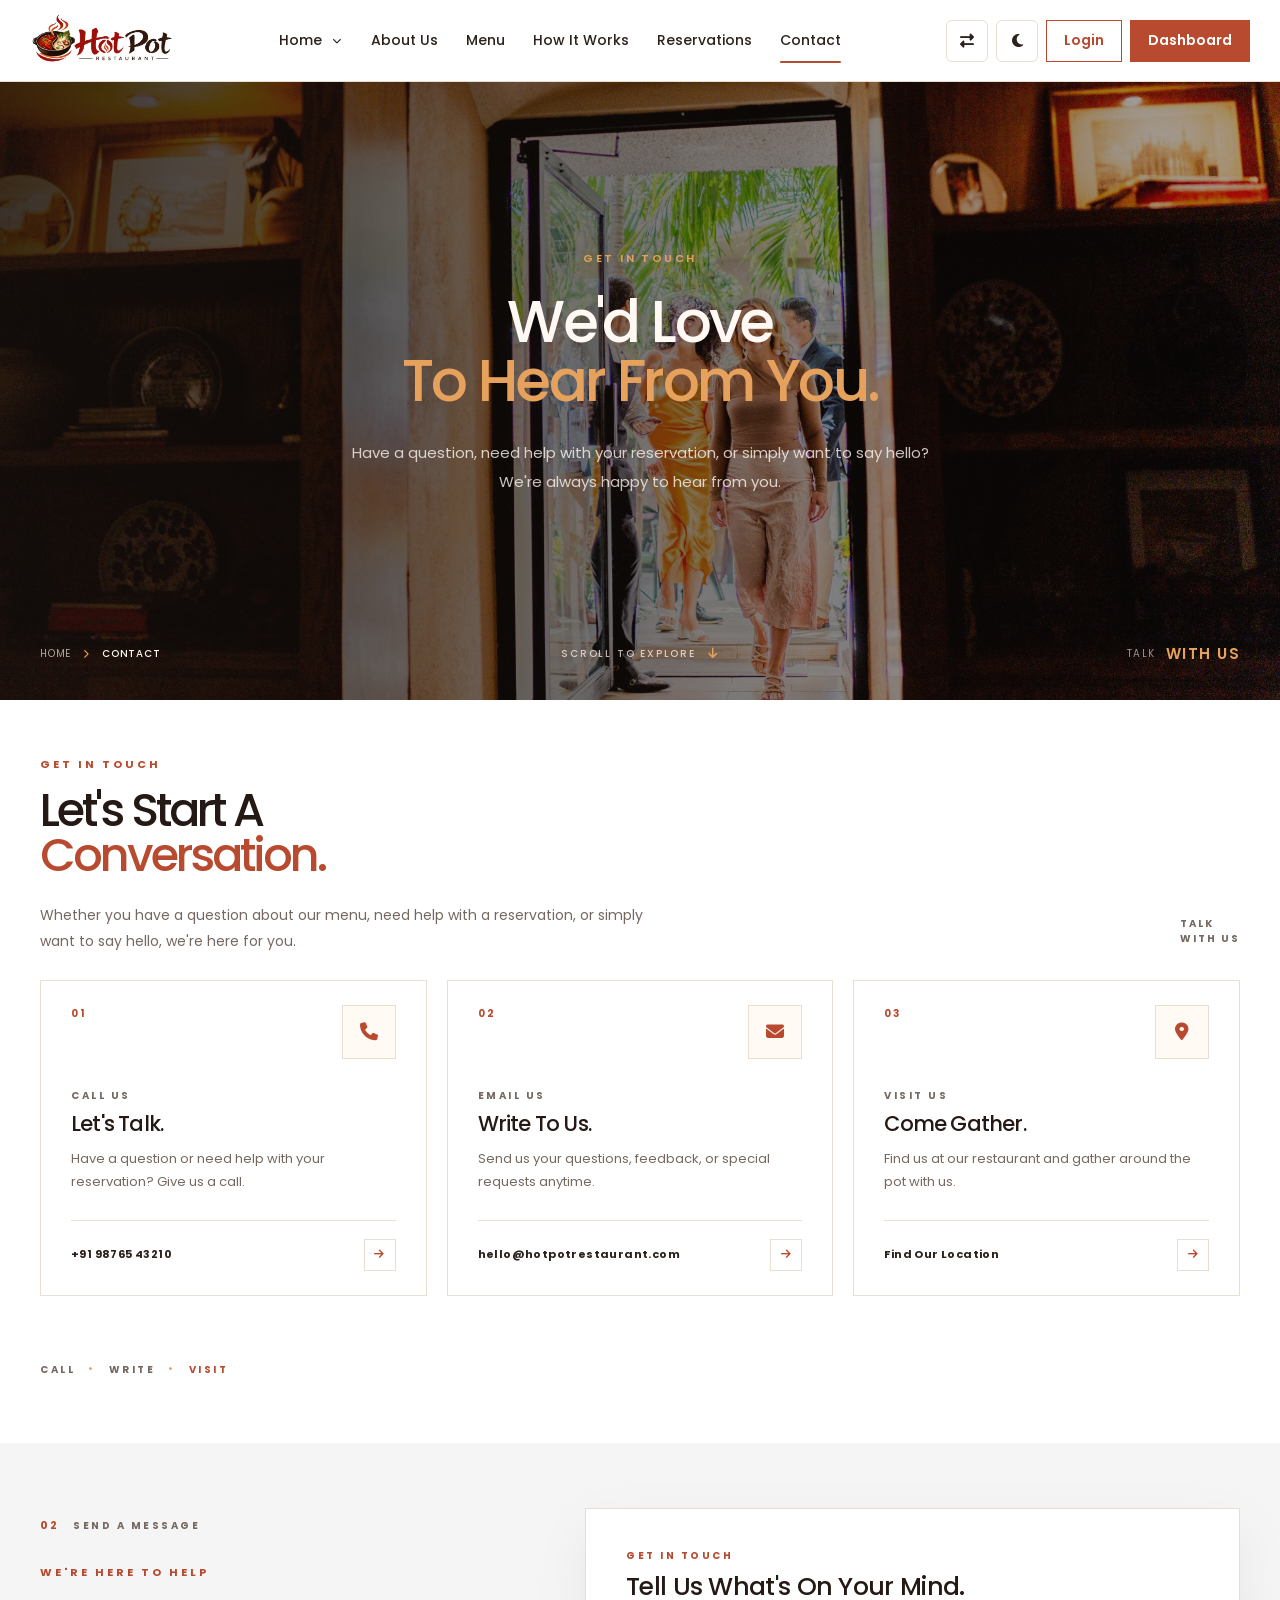
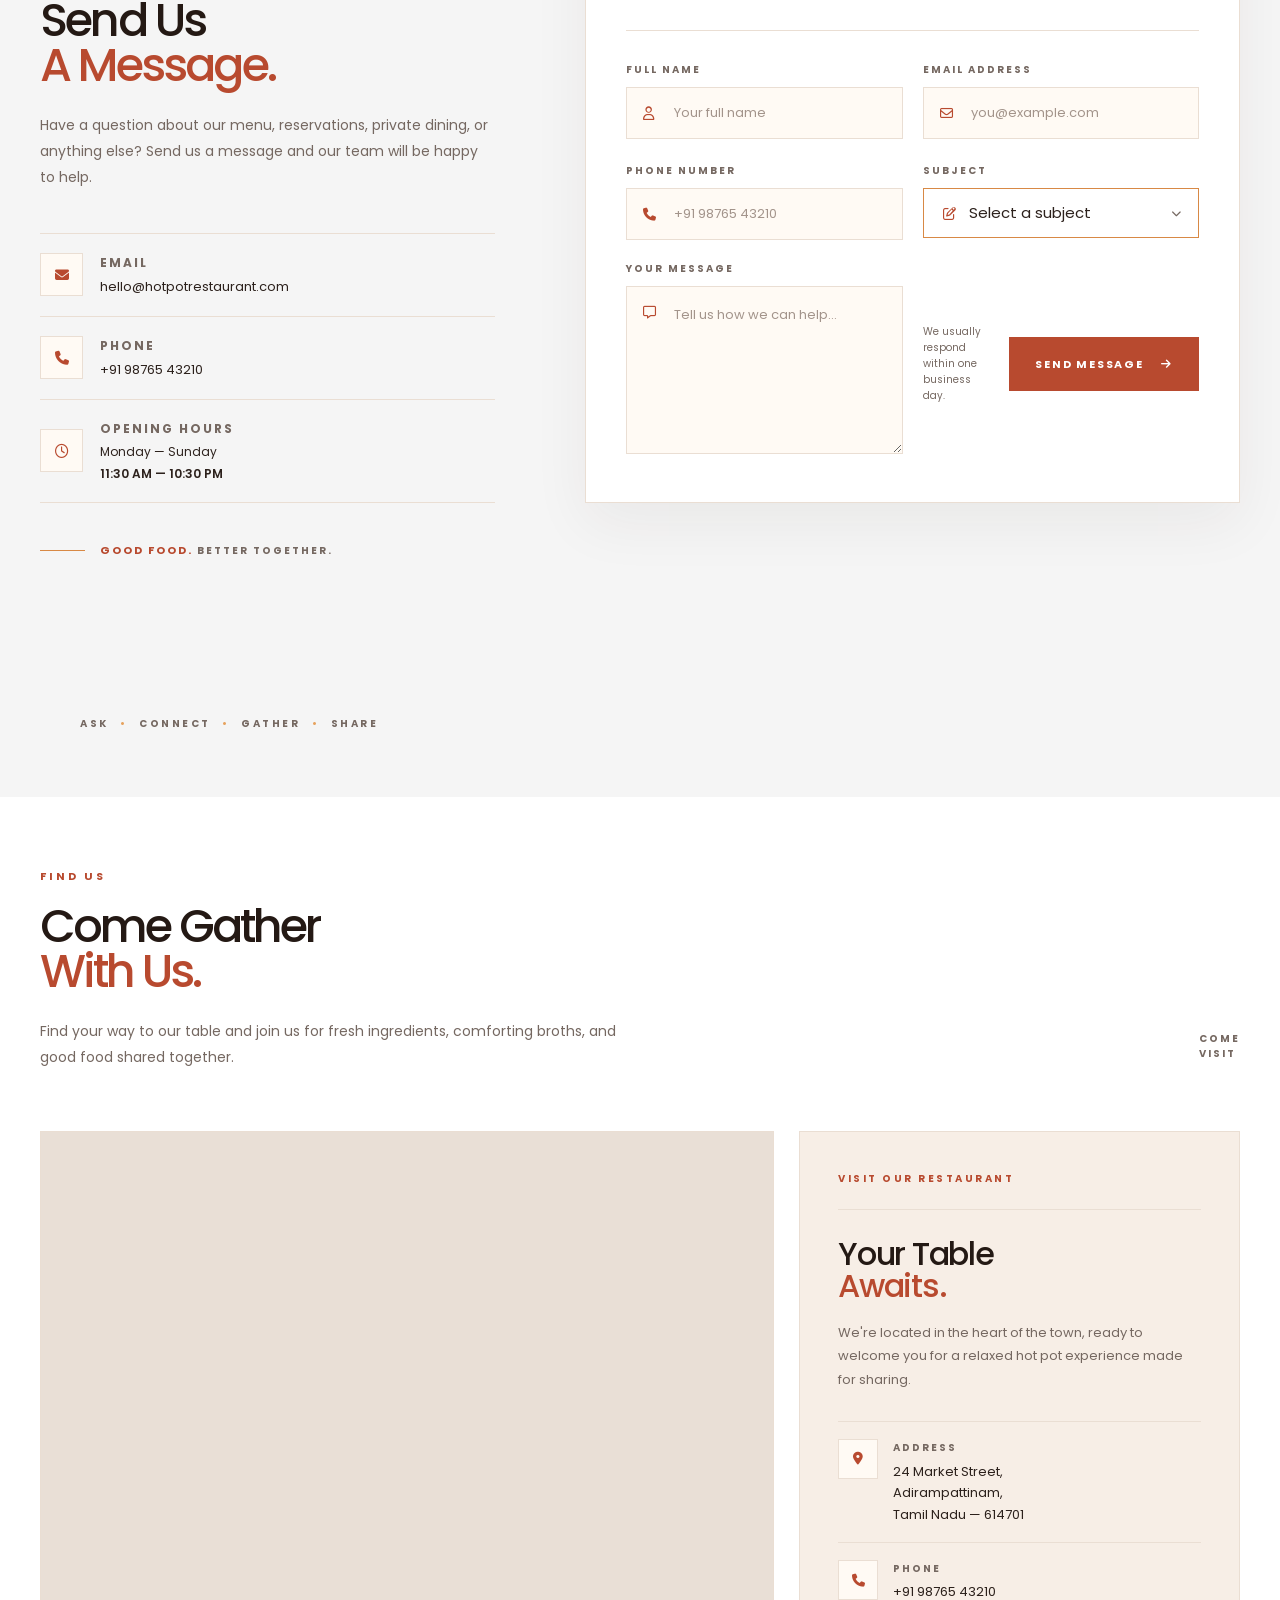
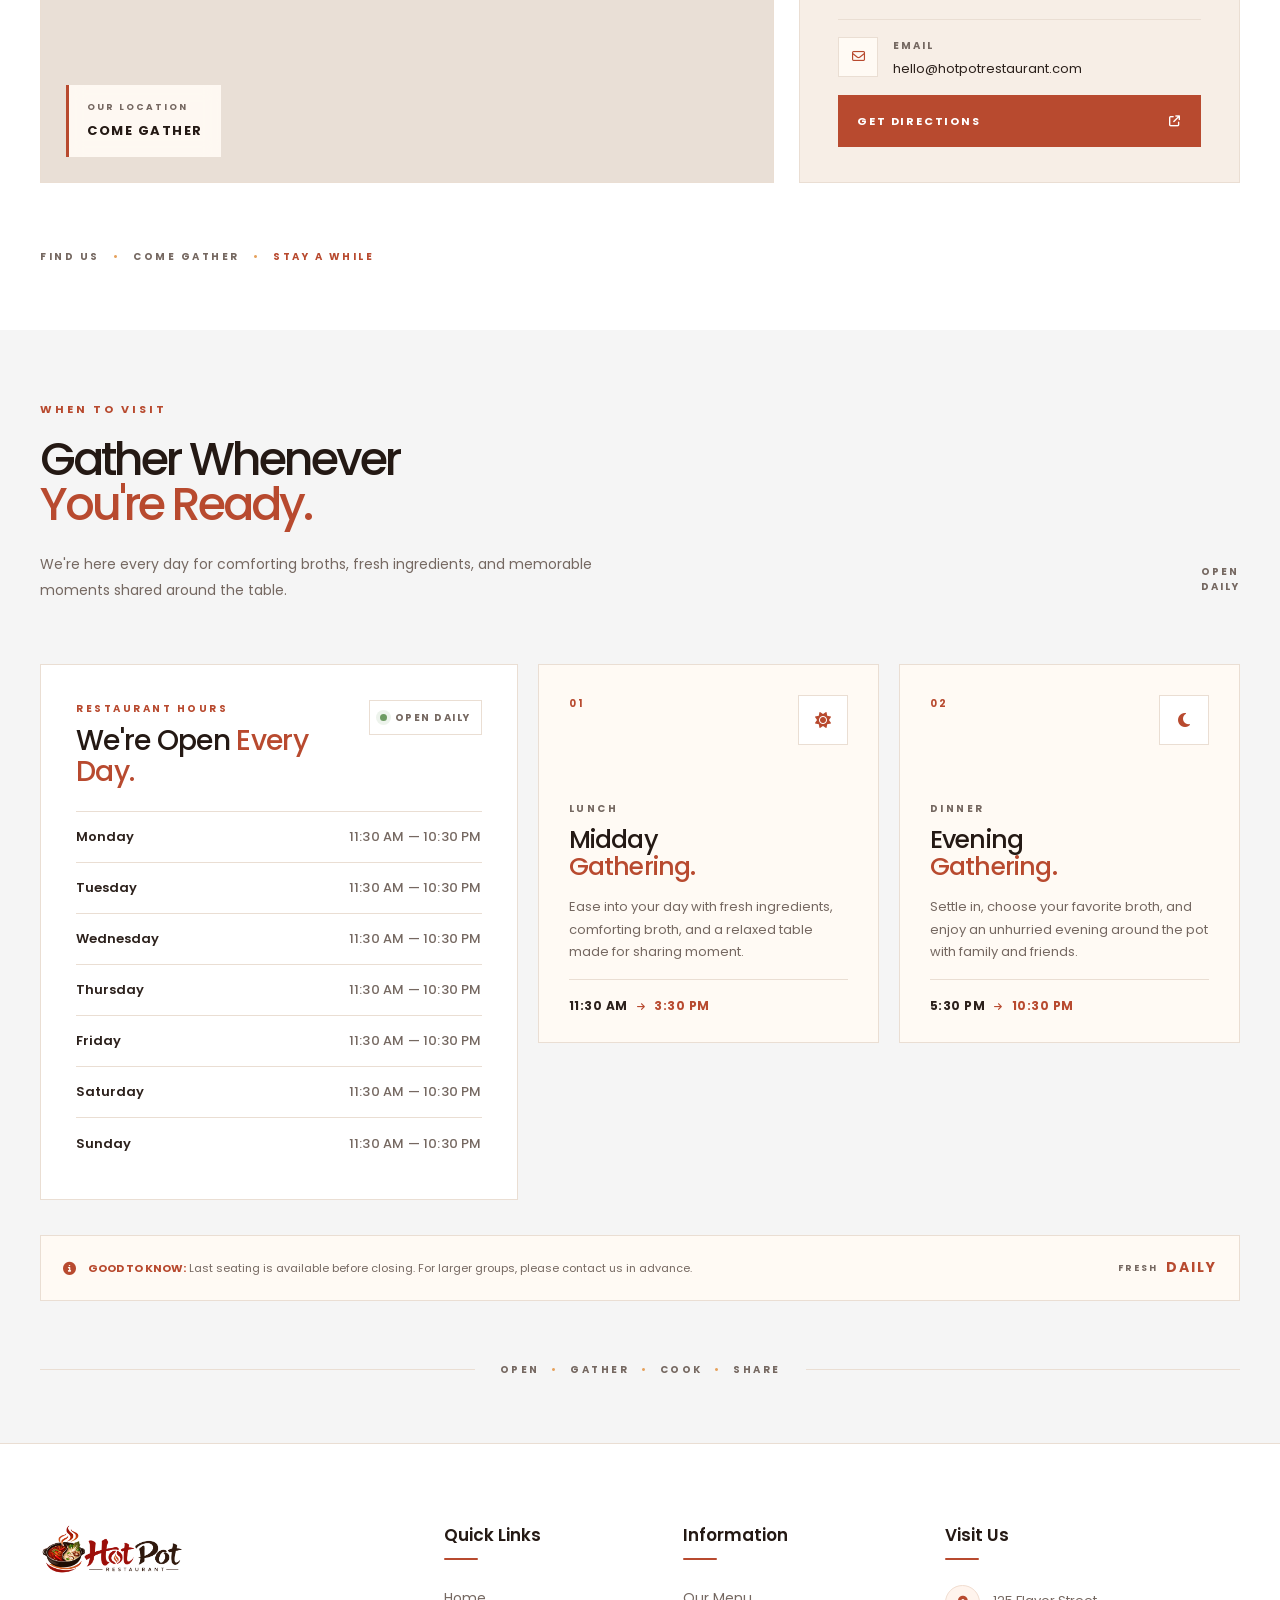
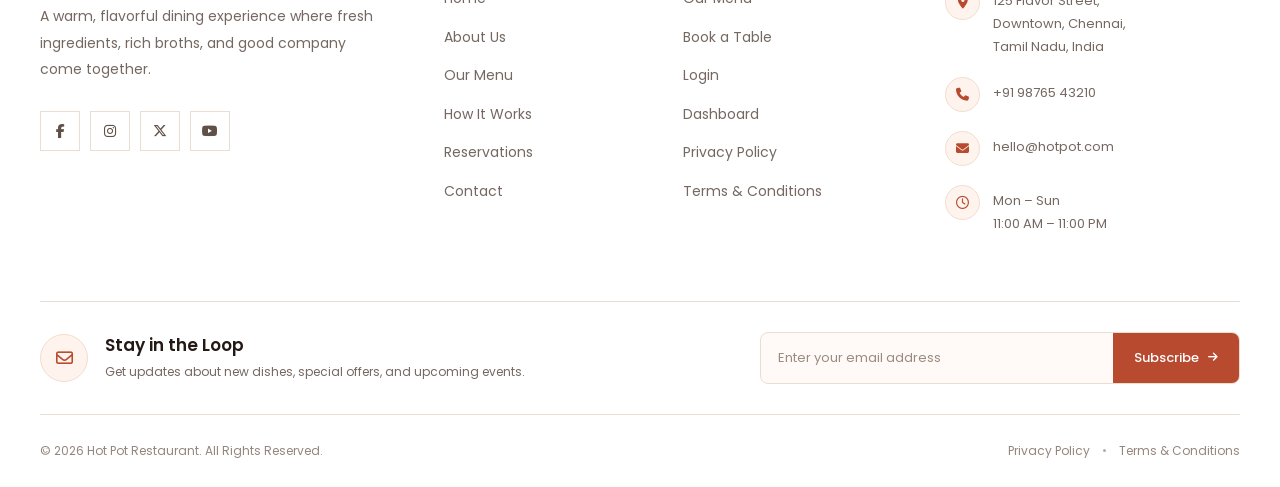
<file: contact.html>
<!DOCTYPE html>

<html lang="en">

<head>
  <meta charset="UTF-8">
  <meta name="viewport" content="width=device-width, initial-scale=1.0">
 <title>Hot Pot Restaurant | Gather, Cook & Share</title>
  <!-- Favicon -->

  <link rel="icon" type="image/png" href="images/logo-light.png">

  <!-- Google Fonts -->

  <link rel="preconnect" href="https://fonts.googleapis.com">
  <link rel="preconnect" href="https://fonts.gstatic.com" crossorigin>
  <link href="https://fonts.googleapis.com/css2?family=Poppins:wght@300;400;500;600;700;800&display=swap" rel="stylesheet">
<link
    rel="stylesheet"
    href="https://cdnjs.cloudflare.com/ajax/libs/font-awesome/6.7.2/css/all.min.css"
>
  <!-- Font Awesome -->

  <link rel="stylesheet" href="https://cdnjs.cloudflare.com/ajax/libs/font-awesome/6.7.2/css/all.min.css">
<link rel="stylesheet" href="https://cdnjs.cloudflare.com/ajax/libs/font-awesome/6.7.2/css/all.min.css">
  <!-- CSS -->

  <link rel="stylesheet" href="css/style.css">
  <link rel="stylesheet" href="css/responsive.css">
</head>

<body>

<!-- =========================================================
     HOT POT RESTAURANT
     PART 1 — HEADER HTML
========================================================= -->
<!-- =====================================================
         SITE HEADER
    ====================================================== -->

    <header
        class="site-header"
        id="siteHeader"
    >

        <div class="header-container">


            <!-- =================================================
                 LOGO
            ================================================== -->

            <a
                href="index.html"
                class="site-logo"
                aria-label="Hot Pot Restaurant Home"
            >

                <!-- Light Mode Logo -->
                <img
                    src="images/logo-light.png"
                    alt="Hot Pot Restaurant"
                    class="logo-dark"
                >

                <!-- Dark Mode Logo -->
                <img
                    src="images/logo-dark.png"
                    alt="Hot Pot Restaurant"
                    class="logo-light"
                >

            </a>


            <!-- =================================================
                 DESKTOP NAVIGATION
            ================================================== -->

            <nav
                class="main-navigation"
                id="mainNavigation"
                aria-label="Main Navigation"
            >

                <ul class="nav-menu">


                    <!-- =========================================
                         HOME
                    ========================================== -->

                    <li class="nav-item has-dropdown">

                        <a
                            href="#"
                            class="nav-link dropdown-toggle"
                            aria-haspopup="true"
                        >

                            <span>
                                Home
                            </span>

                            <span
                                class="dropdown-icon"
                                aria-hidden="true"
                            >
                                <i class="fa-solid fa-chevron-down"></i>
                            </span>

                        </a>


                        <!-- HOME DROPDOWN -->

                        <ul class="dropdown-menu">

                            <li class="dropdown-item">

                                <a
                                    href="index.html"
                                    class="dropdown-link"
                                >
                                    Home 1
                                </a>

                            </li>


                            <li class="dropdown-item">

                                <a
                                    href="home2.html"
                                    class="dropdown-link"
                                >
                                    Home 2
                                </a>

                            </li>

                        </ul>

                    </li>


                    <!-- =========================================
                         ABOUT US
                    ========================================== -->

                    <li class="nav-item">

                        <a
                            href="about.html"
                            class="nav-link"
                        >
                            About Us
                        </a>

                    </li>


                    <!-- =========================================
                         MENU
                    ========================================== -->

                    <li class="nav-item">

                        <a
                            href="menu.html"
                            class="nav-link"
                        >
                            Menu
                        </a>

                    </li>


                    <!-- =========================================
                         HOW IT WORKS
                    ========================================== -->

                    <li class="nav-item">

                        <a
                            href="how-it-works.html"
                            class="nav-link"
                        >
                            How It Works
                        </a>

                    </li>


                    <!-- =========================================
                         RESERVATIONS
                    ========================================== -->

                    <li class="nav-item">

                        <a
                            href="reservations.html"
                            class="nav-link"
                        >
                            Reservations
                        </a>

                    </li>


                    <!-- =========================================
                         CONTACT
                    ========================================== -->

                    <li class="nav-item">

                        <a
                            href="contact.html"
                            class="nav-link active"
                        >
                            Contact
                        </a>

                    </li>

                </ul>

            </nav>


            <!-- =================================================
                 DESKTOP HEADER ACTIONS
            ================================================== -->

            <div class="header-actions">


                <!-- =============================================
                     RTL BUTTON
                ============================================== -->

                <button
    type="button"
    class="header-action-btn rtl-toggle"
    id="rtlToggle"
    aria-label="Toggle RTL mode"
    title="RTL Mode"
>
    <i class="fa-solid fa-right-left"></i>
</button>


                <!-- =============================================
                     DARK MODE BUTTON
                ============================================== -->

                <button
                    type="button"
                    class="header-action-btn dark-mode-toggle"
                    id="darkModeToggle"
                    aria-label="Toggle dark mode"
                    title="Dark Mode"
                >

                    <span
                        class="dark-mode-icon"
                        aria-hidden="true"
                    >
                        <i class="fa-solid fa-moon"></i>
                    </span>

                </button>


                <!-- =============================================
                     LOGIN
                ============================================== -->

                <a
                    href="login.html"
                    class="header-btn login-btn"
                >
                    Login
                </a>


                <!-- =============================================
                     DASHBOARD
                ============================================== -->

                <a
                    href="dashboard.html"
                    class="header-btn dashboard-btn"
                >
                    Dashboard
                </a>

            </div>


            <!-- =================================================
                 HAMBURGER BUTTON
            ================================================== -->

            <button
                type="button"
                class="hamburger-btn"
                id="hamburgerBtn"
                aria-label="Open navigation menu"
                aria-expanded="false"
                aria-controls="mobileMenu"
            >

                <span class="hamburger-line"></span>

                <span class="hamburger-line"></span>

                <span class="hamburger-line"></span>

            </button>

        </div>


        <!-- =====================================================
             MOBILE MENU
        ====================================================== -->

        <div
            class="mobile-menu"
            id="mobileMenu"
        >

            <div class="mobile-menu-inner">


                <!-- =================================================
                     MOBILE NAVIGATION
                ================================================== -->

                <nav
                    class="mobile-navigation"
                    aria-label="Mobile Navigation"
                >

                    <ul class="mobile-nav-menu">


                        <!-- =========================================
                             MOBILE HOME DROPDOWN
                        ========================================== -->

                        <li
                            class="mobile-nav-item mobile-has-dropdown"
                        >

                            <button
                                type="button"
                                class="mobile-nav-link mobile-dropdown-toggle"
                                aria-expanded="false"
                                aria-haspopup="true"
                            >

                                <span>
                                    Home
                                </span>

                                <span
                                    class="mobile-dropdown-icon"
                                    aria-hidden="true"
                                >
                                    <i class="fa-solid fa-chevron-down"></i>
                                </span>

                            </button>


                            <!-- MOBILE HOME DROPDOWN -->

                            <ul class="mobile-dropdown-menu">

                                <li class="mobile-dropdown-item">

                                    <a
                                        href="index.html"
                                        class="mobile-dropdown-link"
                                    >
                                        Home 1
                                    </a>

                                </li>


                                <li class="mobile-dropdown-item">

                                    <a
                                        href="home2.html"
                                        class="mobile-dropdown-link"
                                    >
                                        Home 2
                                    </a>

                                </li>

                            </ul>

                        </li>


                        <!-- =========================================
                             MOBILE ABOUT
                        ========================================== -->

                        <li class="mobile-nav-item">

                            <a
                                href="about.html"
                                class="mobile-nav-link"
                            >
                                About Us
                            </a>

                        </li>


                        <!-- =========================================
                             MOBILE MENU
                        ========================================== -->

                        <li class="mobile-nav-item">

                            <a
                                href="menu.html"
                                class="mobile-nav-link"
                            >
                                Menu
                            </a>

                        </li>


                        <!-- =========================================
                             MOBILE HOW IT WORKS
                        ========================================== -->

                        <li class="mobile-nav-item">

                            <a
                                href="how-it-works.html"
                                class="mobile-nav-link"
                            >
                                How It Works
                            </a>

                        </li>


                        <!-- =========================================
                             MOBILE RESERVATIONS
                        ========================================== -->

                        <li class="mobile-nav-item">

                            <a
                                href="reservations.html"
                                class="mobile-nav-link"
                            >
                                Reservations
                            </a>

                        </li>


                        <!-- =========================================
                             MOBILE CONTACT
                        ========================================== -->

                        <li class="mobile-nav-item">

                            <a
                                href="contact.html"
                                class="mobile-nav-link active"
                            >
                                Contact
                            </a>

                        </li>

                    </ul>

                </nav>


                <!-- =================================================
                     MOBILE ACTIONS
                     ALL BUTTONS ARE INSIDE HAMBURGER
                ================================================== -->

                <div class="mobile-actions">


                    <!-- =============================================
                         RTL
                    ============================================== -->

                    <button
    type="button"
    class="mobile-action-btn mobile-rtl-toggle"
    id="mobileRtlToggle"
    aria-label="Toggle RTL mode"
    title="RTL Mode"
>
    <i class="fa-solid fa-right-left"></i>
</button>


                    <!-- =============================================
                         DARK MODE
                    ============================================== -->

                    <button
                        type="button"
                        class="mobile-action-btn mobile-dark-toggle"
                        id="mobileDarkModeToggle"
                        aria-label="Toggle dark mode"
                    >

                        <span
                            class="mobile-dark-icon"
                            aria-hidden="true"
                        >
                            <i class="fa-solid fa-moon"></i>
                        </span>

                        <span>
                            Dark Mode
                        </span>

                    </button>


                    <!-- =============================================
                         LOGIN
                    ============================================== -->

                    <a
                        href="login.html"
                        class="mobile-action-btn mobile-login-btn"
                    >
                        Login
                    </a>


                    <!-- =============================================
                         DASHBOARD
                    ============================================== -->

                    <a
                        href="dashboard.html"
                        class="mobile-action-btn mobile-dashboard-btn"
                    >
                        Dashboard
                    </a>

                </div>

            </div>

        </div>

    </header>


    <!-- =====================================================
         MAIN CONTENT
         Your Home page sections will start here.
    ====================================================== -->

    <main id="mainContent">
<!-- =========================================================
     CONTACT HERO
========================================================= -->

<section class="contact-hero" id="contactHero">

    <!-- =====================================================
         BACKGROUND IMAGE
    ====================================================== -->

    <div class="contact-hero-background">

        <img
            src="images/contact-hero.jpg"
            alt="Warm restaurant interior with guests dining"
        >

    </div>


    <!-- =====================================================
         OVERLAY
    ====================================================== -->

    <div class="contact-hero-overlay"></div>


    <!-- =====================================================
         DECORATIVE SIDE LINES
    ====================================================== -->

    <span class="contact-hero-side-line contact-hero-side-line-left"></span>

    <span class="contact-hero-side-line contact-hero-side-line-right"></span>


    <!-- =====================================================
         HERO CONTAINER
    ====================================================== -->

    <div class="contact-hero-container">
        <div class="contact-hero-content">

            <span class="contact-hero-eyebrow">
                GET IN TOUCH
            </span>


            <h1 class="contact-hero-title">

                We'd Love
                <span>
                    To Hear From You.
                </span>

            </h1>


            <p class="contact-hero-description">

                Have a question, need help with your
                reservation, or simply want to say hello?
                We're always happy to hear from you.

            </p>

        </div>
        <div class="contact-hero-bottom">


            <!-- Breadcrumb -->

            <div class="contact-hero-breadcrumb">

                <a href="index.html">
                    Home
                </a>

                <span>
                    <i class="fa-solid fa-chevron-right"></i>
                </span>

                <strong>
                    Contact
                </strong>

            </div>


            <!-- Scroll Indicator -->

            <div class="contact-hero-scroll">

                <span>
                    SCROLL TO EXPLORE
                </span>

                <i class="fa-solid fa-arrow-down"></i>

            </div>


            <!-- Side Label -->

            <div class="contact-hero-label">

                <span>
                    TALK
                </span>

                <strong>
                    WITH US
                </strong>

            </div>


        </div>

    </div>

</section>
<!-- =========================================================
     GET IN TOUCH SECTION
========================================================= -->

<section class="contact-touch" id="contactTouch">

    <div class="contact-touch-container">

        <!-- =================================================
             SECTION HEADER
        ================================================== -->

        <div class="contact-touch-header">

            <div class="contact-touch-heading">

                <span class="contact-touch-eyebrow">
                    GET IN TOUCH
                </span>

                <h2 class="contact-touch-title">
                    Let's Start A
                    <span>Conversation.</span>
                </h2>

                <p class="contact-touch-intro">
                    Whether you have a question about our menu,
                    need help with a reservation, or simply want
                    to say hello, we're here for you.
                </p>

            </div>


            <!-- =================================================
                 SECTION MARK
            ================================================== -->

            <div class="contact-touch-mark">

               

                <span class="contact-touch-mark-text">
                    TALK<br>
                    WITH US
                </span>

            </div>

        </div>


        <!-- =================================================
             CONTACT DETAILS
        ================================================== -->

        <div class="contact-touch-grid">


            <!-- =================================================
                 CARD 01 — CALL
            ================================================== -->

            <article class="contact-touch-card">

                <div class="contact-touch-card-top">

                    <span class="contact-touch-card-number">
                        01
                    </span>

                    <div class="contact-touch-card-icon">
                        <i class="fa-solid fa-phone"></i>
                    </div>

                </div>

                <div class="contact-touch-card-content">

                    <span class="contact-touch-card-label">
                        CALL US
                    </span>

                    <h3 class="contact-touch-card-title">
                        Let's Talk.
                    </h3>

                    <p class="contact-touch-card-description">
                        Have a question or need help with
                        your reservation? Give us a call.
                    </p>

                    <a
                        href="tel:+919876543210"
                        class="contact-touch-card-link"
                    >
                        <span>+91 98765 43210</span>
                        <i class="fa-solid fa-arrow-right"></i>
                    </a>

                </div>

            </article>


            <!-- =================================================
                 CARD 02 — EMAIL
            ================================================== -->

            <article class="contact-touch-card">

                <div class="contact-touch-card-top">

                    <span class="contact-touch-card-number">
                        02
                    </span>

                    <div class="contact-touch-card-icon">
                        <i class="fa-solid fa-envelope"></i>
                    </div>

                </div>

                <div class="contact-touch-card-content">

                    <span class="contact-touch-card-label">
                        EMAIL US
                    </span>

                    <h3 class="contact-touch-card-title">
                        Write To Us.
                    </h3>

                    <p class="contact-touch-card-description">
                        Send us your questions, feedback,
                        or special requests anytime.
                    </p>

                    <a
                        href="mailto:hello@hotpotrestaurant.com"
                        class="contact-touch-card-link"
                    >
                        <span>hello@hotpotrestaurant.com</span>
                        <i class="fa-solid fa-arrow-right"></i>
                    </a>

                </div>

            </article>


            <!-- =================================================
                 CARD 03 — VISIT
            ================================================== -->

            <article class="contact-touch-card">

                <div class="contact-touch-card-top">

                    <span class="contact-touch-card-number">
                        03
                    </span>

                    <div class="contact-touch-card-icon">
                        <i class="fa-solid fa-location-dot"></i>
                    </div>

                </div>

                <div class="contact-touch-card-content">

                    <span class="contact-touch-card-label">
                        VISIT US
                    </span>

                    <h3 class="contact-touch-card-title">
                        Come Gather.
                    </h3>

                    <p class="contact-touch-card-description">
                        Find us at our restaurant and
                        gather around the pot with us.
                    </p>

                    <a
                        href="#contactLocation"
                        class="contact-touch-card-link"
                    >
                        <span>Find Our Location</span>
                        <i class="fa-solid fa-arrow-right"></i>
                    </a>

                </div>

            </article>


        </div>


        <!-- =================================================
             BOTTOM INFO
        ================================================== -->

        <div class="contact-touch-bottom">

            <span class="contact-touch-bottom-line"></span>

            <div class="contact-touch-bottom-text">

                <span>
                    CALL
                </span>

                <b>•</b>

                <span>
                    WRITE
                </span>

                <b>•</b>

                <strong>
                    VISIT
                </strong>

            </div>

            <span class="contact-touch-bottom-line"></span>

        </div>

    </div>

</section>
<!-- =========================================================
     CONTACT FORM SECTION
========================================================= -->

<section class="contact-form-section" id="contactForm">

    <div class="contact-form-container">

        <!-- =================================================
             LEFT — INTRODUCTION
        ================================================== -->

        <div class="contact-form-intro">

            <div class="contact-form-intro-top">
                <span class="contact-form-step-number">02</span>
                <span class="contact-form-step-line"></span>
                <span class="contact-form-step-label">
                    SEND A MESSAGE
                </span>
            </div>

            <span class="contact-form-eyebrow">
                WE'RE HERE TO HELP
            </span>

            <h2 class="contact-form-title">
                Send Us
                <span>A Message.</span>
            </h2>

            <p class="contact-form-description">
                Have a question about our menu, reservations,
                private dining, or anything else? Send us a
                message and our team will be happy to help.
            </p>


            <!-- =================================================
                 QUICK CONTACT DETAILS
            ================================================== -->

            <div class="contact-form-details">

                <!-- EMAIL -->

                <div class="contact-form-detail">

                    <div class="contact-form-detail-icon">
                        <i class="fa-solid fa-envelope"></i>
                    </div>

                    <div class="contact-form-detail-content">

                        <span class="contact-form-detail-label">
                            EMAIL
                        </span>

                        <a
                            href="mailto:hello@hotpotrestaurant.com"
                        >
                            hello@hotpotrestaurant.com
                        </a>

                    </div>

                </div>


                <!-- PHONE -->

                <div class="contact-form-detail">

                    <div class="contact-form-detail-icon">
                        <i class="fa-solid fa-phone"></i>
                    </div>

                    <div class="contact-form-detail-content">

                        <span class="contact-form-detail-label">
                            PHONE
                        </span>

                        <a href="tel:+919876543210">
                            +91 98765 43210
                        </a>

                    </div>

                </div>


                <!-- HOURS -->

                <div class="contact-form-detail">

                    <div class="contact-form-detail-icon">
                        <i class="fa-regular fa-clock"></i>
                    </div>

                    <div class="contact-form-detail-content">

                        <span class="contact-form-detail-label">
                            OPENING HOURS
                        </span>

                        <span>
                            Monday — Sunday
                        </span>

                        <strong>
                            11:30 AM — 10:30 PM
                        </strong>

                    </div>

                </div>

            </div>


            <!-- =================================================
                 BOTTOM NOTE
            ================================================== -->

            <div class="contact-form-note">

                <span class="contact-form-note-line"></span>

                <p>
                    <strong>GOOD FOOD.</strong>
                    BETTER TOGETHER.
                </p>

            </div>

        </div>


        <!-- =================================================
             RIGHT — CONTACT FORM
        ================================================== -->

        <div class="contact-form-wrapper">

            <div class="contact-form-header">

                <div>

                    <span class="contact-form-header-eyebrow">
                        GET IN TOUCH
                    </span>

                    <h3 class="contact-form-header-title">
                        Tell Us What's On Your Mind.
                    </h3>

                </div>

                

            </div>


            <!-- =================================================
                 FORM
            ================================================== -->

            <form
                class="contact-message-form"
                id="contactMessageForm"
                action="#"
                method="post"
            >


                <!-- NAME + EMAIL -->

                <div class="contact-form-row">

                    <div class="contact-form-field">

                        <label for="contactName">
                            FULL NAME
                        </label>

                        <div class="contact-form-input-wrap">

                            <i class="fa-regular fa-user"></i>

                            <input
                                type="text"
                                id="contactName"
                                name="name"
                                placeholder="Your full name"
                                autocomplete="name"
                                required
                            >

                        </div>

                    </div>


                    <div class="contact-form-field">

                        <label for="contactEmail">
                            EMAIL ADDRESS
                        </label>

                        <div class="contact-form-input-wrap">

                            <i class="fa-regular fa-envelope"></i>

                            <input
                                type="email"
                                id="contactEmail"
                                name="email"
                                placeholder="you@example.com"
                                autocomplete="email"
                                required
                            >

                        </div>

                    </div>

                </div>


                <!-- PHONE + SUBJECT -->

                <div class="contact-form-row">

                    <div class="contact-form-field">

                        <label for="contactPhone">
                            PHONE NUMBER
                        </label>

                        <div class="contact-form-input-wrap">

                            <i class="fa-solid fa-phone"></i>

                            <input
                                type="tel"
                                id="contactPhone"
                                name="phone"
                                placeholder="+91 98765 43210"
                                autocomplete="tel"
                            >

                        </div>

                    </div>


                    <div class="contact-form-field">

    <label for="contactSubject">
        SUBJECT
    </label>

    <div class="contact-form-input-wrap custom-subject-wrap">

        <i class="fa-regular fa-pen-to-square"></i>

        <button type="button"
                class="custom-subject-trigger"
                id="subjectDropdownTrigger"
                aria-expanded="false">

            <span id="subjectSelectedText">Select a subject</span>

            <i class="fa-solid fa-chevron-down contact-form-select-icon"></i>
        </button>

        <div class="custom-subject-options" id="subjectDropdownOptions">

            <button type="button" data-value="general">General Enquiry</button>
            <button type="button" data-value="reservation">Reservation</button>
            <button type="button" data-value="private-dining">Private Dining</button>
            <button type="button" data-value="feedback">Feedback</button>
            <button type="button" data-value="other">Other</button>

        </div>

        <input type="hidden" id="contactSubject" name="subject" required>

    </div>
</div>


                <!-- MESSAGE -->

                <div class="contact-form-field contact-form-field-full">

                    <label for="contactMessage">
                        YOUR MESSAGE
                    </label>

                    <div class="contact-form-textarea-wrap">

                        <i class="fa-regular fa-message"></i>

                        <textarea
                            id="contactMessage"
                            name="message"
                            rows="6"
                            placeholder="Tell us how we can help..."
                            required
                        ></textarea>

                    </div>

                </div>


                <!-- =================================================
                     FORM FOOTER
                ================================================== -->

                <div class="contact-form-submit-area">

                    <p class="contact-form-submit-note">
                        We usually respond within one business day.
                    </p>

                    <button
                        type="submit"
                        class="contact-form-submit"
                    >

                        <span>
                            SEND MESSAGE
                        </span>

                        <i class="fa-solid fa-arrow-right"></i>

                    </button>

                </div>

            </form>

        </div>

    </div>


    <!-- =================================================
         BOTTOM DIVIDER
    ================================================== -->

    <div class="contact-form-bottom">

        <span class="contact-form-bottom-line"></span>

        <p>
            ASK <b>•</b>
            CONNECT <b>•</b>
            GATHER <b>•</b>
            SHARE
        </p>

        <span class="contact-form-bottom-line"></span>

    </div>

</section>
<!-- =========================================================
     FIND US SECTION
========================================================= -->

<section class="contact-location" id="contactLocation">

    <div class="contact-location-container">

        <!-- =================================================
             SECTION HEADER
        ================================================== -->

        <div class="contact-location-header">

            <div class="contact-location-heading">

                <span class="contact-location-eyebrow">
                    FIND US
                </span>

                <h2 class="contact-location-title">
                    Come Gather
                    <span>With Us.</span>
                </h2>

                <p class="contact-location-intro">
                    Find your way to our table and join us for
                    fresh ingredients, comforting broths, and
                    good food shared together.
                </p>

            </div>


            <!-- =================================================
                 SECTION MARK
            ================================================== -->

            <div class="contact-location-mark">

                

                <span class="contact-location-mark-text">
                    COME<br>
                    VISIT
                </span>

            </div>

        </div>


        <!-- =================================================
             LOCATION CONTENT
        ================================================== -->

        <div class="contact-location-content">


            <!-- =================================================
                 GOOGLE MAP
            ================================================== -->

            <div class="contact-location-map">

                <div class="contact-location-map-frame">

                    <iframe
                        src="https://www.google.com/maps?q=Adirampattinam%2C%20Tamil%20Nadu%2C%20India&output=embed"
                        title="Hot Pot Restaurant Location"
                        loading="lazy"
                        referrerpolicy="no-referrer-when-downgrade"
                        allowfullscreen>
                    </iframe>

                </div>


                <!-- MAP LABEL -->

                <div class="contact-location-map-label">

                    <span class="contact-location-map-label-top">
                        OUR LOCATION
                    </span>

                    <strong>
                        COME GATHER
                    </strong>

                </div>

            </div>


            <!-- =================================================
                 LOCATION DETAILS
            ================================================== -->

            <div class="contact-location-details">

                <div class="contact-location-details-top">

                    <span class="contact-location-details-eyebrow">
                        VISIT OUR RESTAURANT
                    </span>

                   

                </div>


                <h3 class="contact-location-details-title">
                    Your Table
                    <span>Awaits.</span>
                </h3>


                <p class="contact-location-details-description">
                    We're located in the heart of the town,
                    ready to welcome you for a relaxed hot pot
                    experience made for sharing.
                </p>


                <!-- =================================================
                     ADDRESS
                ================================================== -->

                <div class="contact-location-detail">

                    <div class="contact-location-detail-icon">
                        <i class="fa-solid fa-location-dot"></i>
                    </div>

                    <div class="contact-location-detail-content">

                        <span class="contact-location-detail-label">
                            ADDRESS
                        </span>

                        <address>
                            24 Market Street,<br>
                            Adirampattinam,<br>
                            Tamil Nadu — 614701
                        </address>

                    </div>

                </div>


                <!-- =================================================
                     PHONE
                ================================================== -->

                <div class="contact-location-detail">

                    <div class="contact-location-detail-icon">
                        <i class="fa-solid fa-phone"></i>
                    </div>

                    <div class="contact-location-detail-content">

                        <span class="contact-location-detail-label">
                            PHONE
                        </span>

                        <a href="tel:+919876543210">
                            +91 98765 43210
                        </a>

                    </div>

                </div>


                <!-- =================================================
                     EMAIL
                ================================================== -->

                <div class="contact-location-detail">

                    <div class="contact-location-detail-icon">
                        <i class="fa-regular fa-envelope"></i>
                    </div>

                    <div class="contact-location-detail-content">

                        <span class="contact-location-detail-label">
                            EMAIL
                        </span>

                        <a href="mailto:hello@hotpotrestaurant.com">
                            hello@hotpotrestaurant.com
                        </a>

                    </div>

                </div>


                <!-- =================================================
                     GET DIRECTIONS
                ================================================== -->

                <a
                    href="https://www.google.com/maps/search/?api=1&query=Adirampattinam%2C+Tamil+Nadu%2C+India"
                    target="_blank"
                    rel="noopener noreferrer"
                    class="contact-location-directions"
                >

                    <span>
                        GET DIRECTIONS
                    </span>

                    <i class="fa-solid fa-arrow-up-right-from-square"></i>

                </a>

            </div>

        </div>


        <!-- =================================================
             BOTTOM INFO
        ================================================== -->

        <div class="contact-location-bottom">

            <span class="contact-location-bottom-line"></span>

            <div class="contact-location-bottom-text">

                <span>
                    FIND US
                </span>

                <b>•</b>

                <span>
                    COME GATHER
                </span>

                <b>•</b>

                <strong>
                    STAY A WHILE
                </strong>

            </div>

            <span class="contact-location-bottom-line"></span>

        </div>

    </div>

</section>
<!-- =========================================================
     OPENING HOURS SECTION
========================================================= -->

<section class="contact-hours" id="contactHours">

    <div class="contact-hours-container">

        <!-- =================================================
             SECTION HEADER
        ================================================== -->

        <div class="contact-hours-header">

            <div class="contact-hours-heading">

                <span class="contact-hours-eyebrow">
                    WHEN TO VISIT
                </span>

                <h2 class="contact-hours-title">
                    Gather Whenever
                    <span>You're Ready.</span>
                </h2>

                <p class="contact-hours-intro">
                    We're here every day for comforting broths,
                    fresh ingredients, and memorable moments
                    shared around the table.
                </p>

            </div>


            <!-- =================================================
                 SECTION MARK
            ================================================== -->

            <div class="contact-hours-mark">

                

                <span class="contact-hours-mark-text">
                    OPEN<br>
                    DAILY
                </span>

            </div>

        </div>


        <!-- =================================================
             HOURS CONTENT
        ================================================== -->

        <div class="contact-hours-content">


            <!-- =================================================
                 LEFT — OPENING HOURS
            ================================================== -->

            <div class="contact-hours-schedule">

                <div class="contact-hours-schedule-header">

                    <div>

                        <span class="contact-hours-schedule-eyebrow">
                            RESTAURANT HOURS
                        </span>

                        <h3 class="contact-hours-schedule-title">
                            We're Open
                            <span>Every Day.</span>
                        </h3>

                    </div>

                    <div class="contact-hours-status">
                        <span class="contact-hours-status-dot"></span>
                        <span>OPEN DAILY</span>
                    </div>

                </div>


                <!-- =================================================
                     HOURS ROWS
                ================================================== -->

                <div class="contact-hours-list">

                    <div class="contact-hours-row">

                        <div class="contact-hours-day">
                            Monday
                        </div>

                        <div class="contact-hours-time">
                            11:30 AM — 10:30 PM
                        </div>

                    </div>


                    <div class="contact-hours-row">

                        <div class="contact-hours-day">
                            Tuesday
                        </div>

                        <div class="contact-hours-time">
                            11:30 AM — 10:30 PM
                        </div>

                    </div>


                    <div class="contact-hours-row">

                        <div class="contact-hours-day">
                            Wednesday
                        </div>

                        <div class="contact-hours-time">
                            11:30 AM — 10:30 PM
                        </div>

                    </div>


                    <div class="contact-hours-row">

                        <div class="contact-hours-day">
                            Thursday
                        </div>

                        <div class="contact-hours-time">
                            11:30 AM — 10:30 PM
                        </div>

                    </div>


                    <div class="contact-hours-row">

                        <div class="contact-hours-day">
                            Friday
                        </div>

                        <div class="contact-hours-time">
                            11:30 AM — 10:30 PM
                        </div>

                    </div>


                    <div class="contact-hours-row">

                        <div class="contact-hours-day">
                            Saturday
                        </div>

                        <div class="contact-hours-time">
                            11:30 AM — 10:30 PM
                        </div>

                    </div>


                    <div class="contact-hours-row">

                        <div class="contact-hours-day">
                            Sunday
                        </div>

                        <div class="contact-hours-time">
                            11:30 AM — 10:30 PM
                        </div>

                    </div>

                </div>

            </div>


            <!-- =================================================
                 RIGHT — DINING TIMES
            ================================================== -->

            <div class="contact-hours-dining">

                <div class="contact-hours-dining-top">

                    <span class="contact-hours-dining-number">
                        01
                    </span>

                    <div class="contact-hours-dining-icon">
                        <i class="fa-solid fa-sun"></i>
                    </div>

                </div>

                <span class="contact-hours-dining-label">
                    LUNCH
                </span>

                <h3 class="contact-hours-dining-title">
                    Midday
                    <span>Gathering.</span>
                </h3>

                <p class="contact-hours-dining-description">
                    Ease into your day with fresh ingredients,
                    comforting broth, and a relaxed table made
                    for sharing moment.
                </p>

                <div class="contact-hours-dining-time">
                    <span>
                        11:30 AM
                    </span>

                    <i class="fa-solid fa-arrow-right"></i>

                    <strong>
                        3:30 PM
                    </strong>
                </div>

            </div>


            <div class="contact-hours-dining">

                <div class="contact-hours-dining-top">

                    <span class="contact-hours-dining-number">
                        02
                    </span>

                    <div class="contact-hours-dining-icon">
                        <i class="fa-solid fa-moon"></i>
                    </div>

                </div>

                <span class="contact-hours-dining-label">
                    DINNER
                </span>

                <h3 class="contact-hours-dining-title">
                    Evening
                    <span>Gathering.</span>
                </h3>

                <p class="contact-hours-dining-description">
                    Settle in, choose your favorite broth, and
                    enjoy an unhurried evening around the pot
                    with family and friends.
                </p>

                <div class="contact-hours-dining-time">
                    <span>
                        5:30 PM
                    </span>

                    <i class="fa-solid fa-arrow-right"></i>

                    <strong>
                        10:30 PM
                    </strong>
                </div>

            </div>

        </div>


        <!-- =================================================
             BOTTOM NOTE
        ================================================== -->

        <div class="contact-hours-bottom">

            <div class="contact-hours-bottom-note">

                <i class="fa-solid fa-circle-info"></i>

                <p>
                    <strong>GOOD TO KNOW:</strong>
                    Last seating is available before closing.
                    For larger groups, please contact us in advance.
                </p>

            </div>

            <div class="contact-hours-bottom-label">

                <span>
                    FRESH
                </span>

                <strong>
                    DAILY
                </strong>

            </div>

        </div>


        <!-- =================================================
             BOTTOM DIVIDER
        ================================================== -->

        <div class="contact-hours-divider">

            <span></span>

            <p>
                OPEN <b>•</b>
                GATHER <b>•</b>
                COOK <b>•</b>
                SHARE
            </p>

            <span></span>

        </div>

    </div>

</section>
        </main>
<!-- =========================================================
     FOOTER
========================================================= -->

<footer class="site-footer" id="siteFooter">

    <div class="footer-container">

        <!-- =================================================
             FOOTER TOP
        ================================================== -->

        <div class="footer-top">


            <!-- =============================================
                 BRAND COLUMN
            ============================================== -->

            <div class="footer-brand">

                <a href="home1.html" class="footer-logo">

                    <img
                        src="images/logo-light.png"
                        class="footer-logo-dark"
                        alt="Hot Pot Restaurant Logo"
                    >

                    <img
                        src="images/logo-dark.png"
                        class="footer-logo-light"
                        alt="Hot Pot Restaurant Logo"
                    >

                </a>

                <p class="footer-description">
                    A warm, flavorful dining experience where
                    fresh ingredients, rich broths, and good
                    company come together.
                </p>


                <!-- Social Media -->

                <div class="footer-social">

                    <a
                        href="#"
                        class="footer-social-link"
                        aria-label="Facebook"
                    >
                        <i class="fa-brands fa-facebook-f"></i>
                    </a>

                    <a
                        href="#"
                        class="footer-social-link"
                        aria-label="Instagram"
                    >
                        <i class="fa-brands fa-instagram"></i>
                    </a>

                    <a
                        href="#"
                        class="footer-social-link"
                        aria-label="Twitter"
                    >
                        <i class="fa-brands fa-x-twitter"></i>
                    </a>

                    <a
                        href="#"
                        class="footer-social-link"
                        aria-label="YouTube"
                    >
                        <i class="fa-brands fa-youtube"></i>
                    </a>

                </div>

            </div>


            <!-- =============================================
                 QUICK LINKS
            ============================================== -->

            <div class="footer-column">

                <h3 class="footer-title">
                    Quick Links
                </h3>

                <ul class="footer-links">

                    <li>
                        <a href="home1.html">
                            Home
                        </a>
                    </li>

                    <li>
                        <a href="about.html">
                            About Us
                        </a>
                    </li>

                    <li>
                        <a href="menu.html">
                            Our Menu
                        </a>
                    </li>

                    <li>
                        <a href="how-it-works.html">
                            How It Works
                        </a>
                    </li>

                    <li>
                        <a href="reservations.html">
                            Reservations
                        </a>
                    </li>

                    <li>
                        <a href="contact.html">
                            Contact
                        </a>
                    </li>

                </ul>

            </div>


            <!-- =============================================
                 INFORMATION
            ============================================== -->

            <div class="footer-column">

                <h3 class="footer-title">
                    Information
                </h3>

                <ul class="footer-links">

                    <li>
                        <a href="menu.html">
                            Our Menu
                        </a>
                    </li>

                    <li>
                        <a href="reservations.html">
                            Book a Table
                        </a>
                    </li>

                    <li>
                        <a href="login.html">
                            Login
                        </a>
                    </li>

                    <li>
                        <a href="dashboard.html">
                            Dashboard
                        </a>
                    </li>

                    <li>
                        <a href="#">
                            Privacy Policy
                        </a>
                    </li>

                    <li>
                        <a href="#">
                            Terms & Conditions
                        </a>
                    </li>

                </ul>

            </div>


            <!-- =============================================
                 CONTACT
            ============================================== -->

            <div class="footer-column footer-contact">

                <h3 class="footer-title">
                    Visit Us
                </h3>


                <!-- Address -->

                <div class="footer-contact-item">

                    <span class="footer-contact-icon">
                        <i class="fa-solid fa-location-dot"></i>
                    </span>

                    <p>
                        125 Flavor Street,<br>
                        Downtown, Chennai,<br>
                        Tamil Nadu, India
                    </p>

                </div>


                <!-- Phone -->

                <div class="footer-contact-item">

                    <span class="footer-contact-icon">
                        <i class="fa-solid fa-phone"></i>
                    </span>

                    <a href="tel:+919876543210">
                        +91 98765 43210
                    </a>

                </div>


                <!-- Email -->

                <div class="footer-contact-item">

                    <span class="footer-contact-icon">
                        <i class="fa-solid fa-envelope"></i>
                    </span>

                    <a href="mailto:hello@hotpot.com">
                        hello@hotpot.com
                    </a>

                </div>


                <!-- Opening Hours -->

                <div class="footer-contact-item">

                    <span class="footer-contact-icon">
                        <i class="fa-regular fa-clock"></i>
                    </span>

                    <p>
                        Mon – Sun<br>
                        11:00 AM – 11:00 PM
                    </p>

                </div>

            </div>

        </div>


        <!-- =================================================
             FOOTER NEWSLETTER
        ================================================== -->

        <div class="footer-newsletter">

            <div class="footer-newsletter-content">

                <span class="footer-newsletter-icon">
                    <i class="fa-regular fa-envelope"></i>
                </span>

                <div>

                    <h3>
                        Stay in the Loop
                    </h3>

                    <p>
                        Get updates about new dishes, special
                        offers, and upcoming events.
                    </p>

                </div>

            </div>


            <form
                class="footer-newsletter-form"
                action="#"
                method="post"
            >

                <label
                    for="footerEmail"
                    class="sr-only"
                >
                    Email Address
                </label>

                <input
                    type="email"
                    id="footerEmail"
                    name="email"
                    placeholder="Enter your email address"
                    required
                >

                <button
                    type="submit"
                    class="footer-subscribe-btn"
                >
                    Subscribe
                    <i class="fa-solid fa-arrow-right"></i>
                </button>

            </form>

        </div>


        <!-- =================================================
             FOOTER BOTTOM
        ================================================== -->

        <div class="footer-bottom">

            <p class="footer-copyright">
                © 2026 Hot Pot Restaurant. All Rights Reserved.
            </p>

            <div class="footer-bottom-links">

                <a href="#">
                    Privacy Policy
                </a>

                <span></span>

                <a href="#">
                    Terms & Conditions
                </a>

            </div>

        </div>

    </div>

</footer>

<!-- JS -->
<!-- ============================================================
     SCROLL TO TOP BUTTON
============================================================ -->

<button
    type="button"
    class="scroll-top-btn"
    id="scrollTopBtn"
    aria-label="Scroll to top"
    title="Back to Top"
>
    <i class="fa-solid fa-arrow-up"></i>
</button>
  <script src="js/script.js"></script>
  <script src="js/global-settings.js"></script>
</body>
</html>
</file>
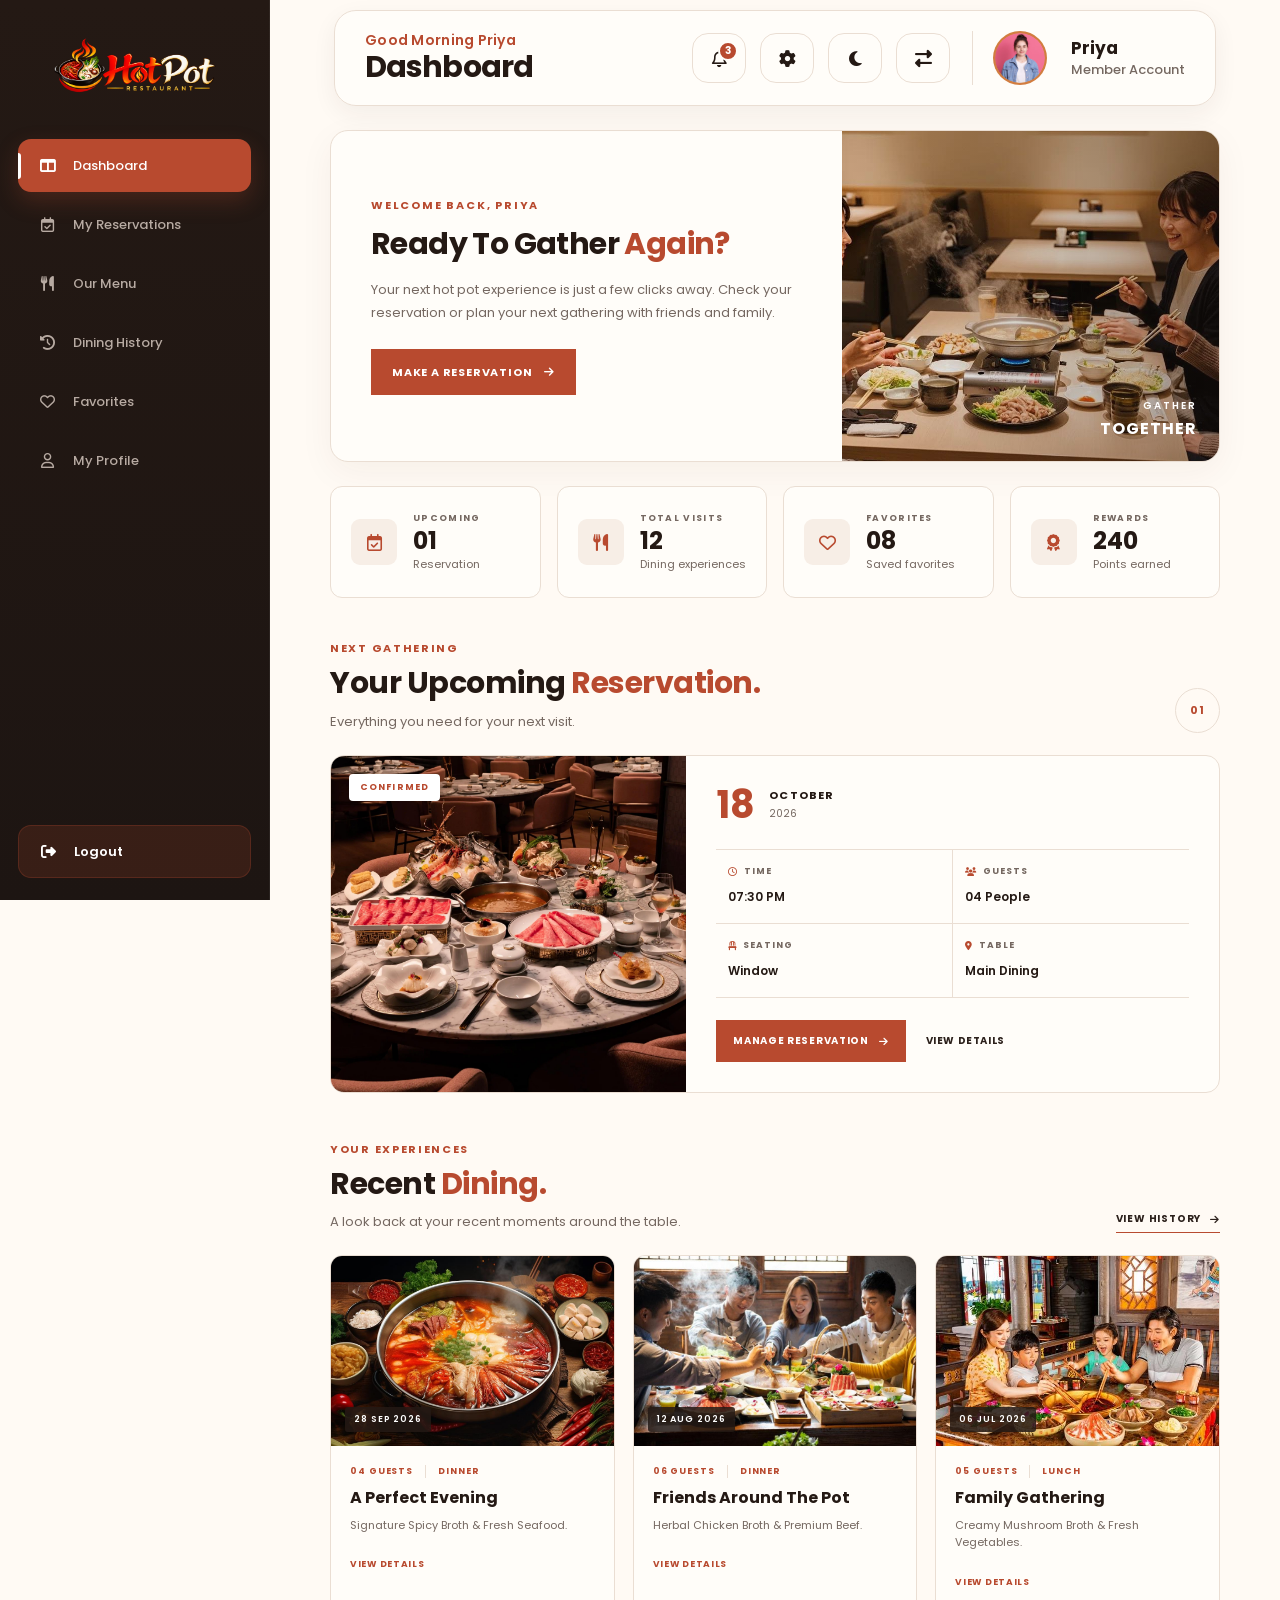
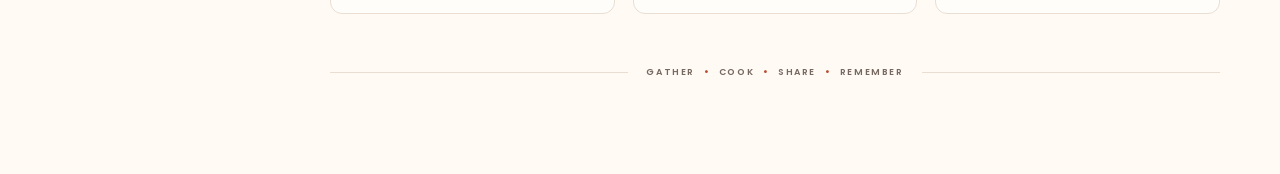
<file: dashboard.html>
<!DOCTYPE html>
<html lang="en" dir="ltr">

<head>

    <!-- =====================================================
         META
    ====================================================== -->

    <meta charset="UTF-8">

    <meta
        name="viewport"
        content="width=device-width, initial-scale=1.0"
    >

    <meta
        name="description"
        content="Hot Pot Restaurant Member Dashboard"
    >

    <meta
        name="theme-color"
        content="#b84a2f"
    >


    <!-- =====================================================
         PAGE TITLE
    ====================================================== -->

    <title>Dashboard | Hot Pot Restaurant</title>
    <!-- Favicon -->

  <link rel="icon" type="image/png" href="images/logo-light.png">


    <!-- =====================================================
         GOOGLE FONT
    ====================================================== -->

    <link
        rel="preconnect"
        href="https://fonts.googleapis.com"
    >

    <link
        rel="preconnect"
        href="https://fonts.gstatic.com"
        crossorigin
    >

    <link
        href="https://fonts.googleapis.com/css2?family=Poppins:wght@400;500;600;700;800&display=swap"
        rel="stylesheet"
    >


    <!-- =====================================================
         FONT AWESOME
    ====================================================== -->

    <link
        rel="stylesheet"
        href="https://cdnjs.cloudflare.com/ajax/libs/font-awesome/6.7.2/css/all.min.css"
    >


    <!-- =====================================================
         DASHBOARD CSS
    ====================================================== -->

    <link
        rel="stylesheet"
        href="css/dashboard.css"
    >

    <link
        rel="stylesheet"
        href="css/res-dash.css"
    >

</head>


<body>


<!-- =========================================================
     DASHBOARD
========================================================= -->

<section
    class="hotpot-dashboard"
    id="hotpotDashboard"
>


    <!-- =====================================================
         SIDEBAR OVERLAY
         Tablet + Mobile
    ====================================================== -->

    <div
        class="dashboard-sidebar-overlay"
        id="dashboardSidebarOverlay"
    ></div>



    <!-- =====================================================
         SIDEBAR
    ====================================================== -->

    <aside
        class="dashboard-sidebar"
        id="dashboardSidebar"
        aria-label="Dashboard navigation"
    >


        <!-- =================================================
             SIDEBAR TOP
        ================================================== -->

        <div class="dashboard-sidebar-top">


            <!-- =============================================
                 LOGO AREA
            ============================================== -->

            <div class="dashboard-sidebar-logo-area">


                <!-- =========================================
                     LOGO
                ========================================== -->

                <a
                    href="index.html"
                    class="dashboard-sidebar-logo"
                    aria-label="Hot Pot Restaurant Home"
                >

                    <!-- Light Mode Logo -->

                    <img
                        src="images/logo-dark.png"
                        alt="Hot Pot Restaurant"
                        class="dashboard-logo-light"
                    >


                    <!-- Dark Mode Logo -->

                    <img
                        src="images/logo-dark.png"
                        alt="Hot Pot Restaurant"
                        class="dashboard-logo-dark"
                    >

                </a>


                <!-- =========================================
                     SIDEBAR CLOSE BUTTON
                     Tablet / Mobile
                ========================================== -->

                <button
                    type="button"
                    class="dashboard-sidebar-close"
                    id="dashboardSidebarClose"
                    aria-label="Close dashboard menu"
                    title="Close Menu"
                >

                    <i class="fa-solid fa-xmark"></i>

                </button>

            </div>



            <!-- =================================================
                 SIDEBAR NAVIGATION
            ================================================== -->

            <nav
                class="dashboard-sidebar-nav"
                aria-label="Dashboard Menu"
            >


                <!-- =========================================
                     DASHBOARD
                ========================================== -->

                <a
                    href="dashboard.html"
                    class="dashboard-nav-link active"
                    aria-current="page"
                >

                    <span class="dashboard-nav-icon">
                        <i class="fa-solid fa-table-columns"></i>
                    </span>

                    <span class="dashboard-nav-text">
                        Dashboard
                    </span>

                </a>



                <!-- =========================================
                     MY RESERVATIONS
                ========================================== -->

                <a
                    href="myreservations.html"
                    class="dashboard-nav-link"
                >

                    <span class="dashboard-nav-icon">
                        <i class="fa-regular fa-calendar-check"></i>
                    </span>

                    <span class="dashboard-nav-text">
                        My Reservations
                    </span>

                </a>



                <!-- =========================================
                     OUR MENU
                ========================================== -->

                <a
                    href="menus.html"
                    class="dashboard-nav-link"
                >

                    <span class="dashboard-nav-icon">
                        <i class="fa-solid fa-utensils"></i>
                    </span>

                    <span class="dashboard-nav-text">
                        Our Menu
                    </span>

                </a>



                <!-- =========================================
                     DINING HISTORY
                ========================================== -->

                <a
                    href="diningHistory.html"
                    class="dashboard-nav-link"
                >

                    <span class="dashboard-nav-icon">
                        <i class="fa-solid fa-clock-rotate-left"></i>
                    </span>

                    <span class="dashboard-nav-text">
                        Dining History
                    </span>

                </a>



                <!-- =========================================
                     FAVORITES
                ========================================== -->

                <a
                    href="favorites.html"
                    class="dashboard-nav-link"
                >

                    <span class="dashboard-nav-icon">
                        <i class="fa-regular fa-heart"></i>
                    </span>

                    <span class="dashboard-nav-text">
                        Favorites
                    </span>

                </a>



                <!-- =========================================
                     MY PROFILE
                ========================================== -->

                <a
                    href="profile.html"
                    class="dashboard-nav-link"
                >

                    <span class="dashboard-nav-icon">
                        <i class="fa-regular fa-user"></i>
                    </span>

                    <span class="dashboard-nav-text">
                        My Profile
                    </span>

                </a>

            </nav>

        </div>



        <!-- =================================================
             SIDEBAR BOTTOM
        ================================================== -->

        <div class="dashboard-sidebar-bottom">


            <!-- =============================================
                 LOGOUT
            ============================================== -->

            <a
                href="login.html"
                class="dashboard-logout-link"
            >

                <span class="dashboard-nav-icon">
                    <i class="fa-solid fa-right-from-bracket"></i>
                </span>

                <span class="dashboard-nav-text">
                    Logout
                </span>

            </a>

        </div>

    </aside>



    <!-- =====================================================
         MAIN DASHBOARD AREA
    ====================================================== -->

    <div class="dashboard-main">


        <!-- =================================================
             TOPBAR
        ================================================== -->

        <header
            class="dashboard-topbar"
            id="dashboardTopbar"
        >

            <div class="dashboard-topbar-inner">


                <!-- =========================================
                     TOPBAR LEFT
                ========================================== -->

                <div class="dashboard-topbar-left">


                    <!-- =====================================
                         HAMBURGER MENU
                         Desktop: Hidden
                         Tablet/Mobile: Visible
                    ====================================== -->

                    <button
                        type="button"
                        class="dashboard-menu-toggle"
                        id="dashboardMenuToggle"
                        aria-label="Open dashboard menu"
                        aria-controls="dashboardSidebar"
                        aria-expanded="false"
                        title="Menu"
                    >

                        <i class="fa-solid fa-bars"></i>

                    </button>



                    <!-- =====================================
                         DASHBOARD HEADING
                    ====================================== -->

                    <div class="dashboard-topbar-heading">

                        <span class="dashboard-topbar-greeting">
                            Good Morning Priya
                        </span>

                        <h1 class="dashboard-topbar-title">
                            Dashboard
                        </h1>

                    </div>

                </div>



                <!-- =========================================
                     TOPBAR RIGHT
                ========================================== -->

                <div class="dashboard-topbar-right">


                    <!-- =====================================
                         NOTIFICATIONS
                    ====================================== -->

                    <button
                        type="button"
                        class="dashboard-topbar-control dashboard-notification-button"
                        id="dashboardNotificationButton"
                        aria-label="Notifications"
                        title="Notifications"
                    >

                        <i class="fa-regular fa-bell"></i>

                        <span
                            class="dashboard-notification-badge"
                        >
                            3
                        </span>

                    </button>



                    <!-- =====================================
                         SETTINGS
                    ====================================== -->

                    <button
                        type="button"
                        class="dashboard-topbar-control"
                        id="dashboardSettingsButton"
                        aria-label="Settings"
                        title="Settings"
                    >

                        <i class="fa-solid fa-gear"></i>

                    </button>



                    <!-- =====================================
                         DARK MODE
                    ====================================== -->

                    <button
                        type="button"
                        class="dashboard-topbar-control"
                        id="dashboardDarkToggle"
                        aria-label="Toggle dark mode"
                        title="Dark Mode"
                    >

                        <i class="fa-solid fa-moon"></i>

                    </button>



                    <!-- =====================================
                         RTL
                    ====================================== -->

                    <button
                        type="button"
                        class="dashboard-topbar-control"
                        id="dashboardRtlToggle"
                        aria-label="Toggle RTL"
                        title="RTL"
                    >

                        <i class="fa-solid fa-right-left"></i>

                    </button>



                    <!-- =====================================
                         PROFILE
                    ====================================== -->

                    <a
                        href="#profile"
                        class="dashboard-profile"
                        aria-label="Open Priya profile"
                    >


                        <!-- Profile Image -->

                        <span
                            class="dashboard-profile-image"
                        >

                            <img
                                src="images/profile.jpg"
                                alt="Priya"
                            >

                        </span>


                        <!-- Profile Details -->

                        <span
                            class="dashboard-profile-info"
                        >

                            <strong>
                                Priya
                            </strong>

                            <small>
                                Member Account
                            </small>

                        </span>

                    </a>

                </div>

            </div>

        </header>



        <!-- =================================================
             DASHBOARD CONTENT
             We will build this next.
        ================================================== -->

        <main
            class="dashboard-content"
            id="dashboardContent"
        >



    <!-- =========================================================
         01 — WELCOME
    ========================================================== -->

    <section class="dashboard-welcome" id="dashboardWelcome">

        <div class="dashboard-welcome-content">

            <span class="dashboard-welcome-eyebrow">
                WELCOME BACK, PRIYA
            </span>

            <h2 class="dashboard-welcome-title">
                Ready To Gather
                <span>Again?</span>
            </h2>

            <p class="dashboard-welcome-description">
                Your next hot pot experience is just a few clicks away.
                Check your reservation or plan your next gathering
                with friends and family.
            </p>

            <a href="reservations.html"
               class="dashboard-welcome-button">

                <span>MAKE A RESERVATION</span>

                <i class="fa-solid fa-arrow-right"></i>

            </a>

        </div>


        <div class="dashboard-welcome-image">

            <img
                src="images/dashboard-welcome.jpg"
                alt="Friends enjoying a hot pot dining experience"
            >

            <div class="dashboard-welcome-overlay"></div>

            <div class="dashboard-welcome-image-label">

                <span>GATHER</span>

                <strong>TOGETHER</strong>

            </div>

        </div>

    </section>



    <!-- =========================================================
         02 — QUICK STATS
    ========================================================== -->

    <section class="dashboard-stats" id="dashboardStats">


        <!-- Upcoming Reservations -->

        <article class="dashboard-stat-card">

            <div class="dashboard-stat-icon">
                <i class="fa-regular fa-calendar-check"></i>
            </div>

            <div class="dashboard-stat-content">

                <span class="dashboard-stat-label">
                    UPCOMING
                </span>

                <strong class="dashboard-stat-number">
                    01
                </strong>

                <p>
                    Reservation
                </p>

            </div>

        </article>


        <!-- Total Visits -->

        <article class="dashboard-stat-card">

            <div class="dashboard-stat-icon">
                <i class="fa-solid fa-utensils"></i>
            </div>

            <div class="dashboard-stat-content">

                <span class="dashboard-stat-label">
                    TOTAL VISITS
                </span>

                <strong class="dashboard-stat-number">
                    12
                </strong>

                <p>
                    Dining experiences
                </p>

            </div>

        </article>


        <!-- Favorites -->

        <article class="dashboard-stat-card">

            <div class="dashboard-stat-icon">
                <i class="fa-regular fa-heart"></i>
            </div>

            <div class="dashboard-stat-content">

                <span class="dashboard-stat-label">
                    FAVORITES
                </span>

                <strong class="dashboard-stat-number">
                    08
                </strong>

                <p>
                    Saved favorites
                </p>

            </div>

        </article>


        <!-- Rewards -->

        <article class="dashboard-stat-card">

            <div class="dashboard-stat-icon">
                <i class="fa-solid fa-award"></i>
            </div>

            <div class="dashboard-stat-content">

                <span class="dashboard-stat-label">
                    REWARDS
                </span>

                <strong class="dashboard-stat-number">
                    240
                </strong>

                <p>
                    Points earned
                </p>

            </div>

        </article>

    </section>



    <!-- =========================================================
         03 — UPCOMING RESERVATION
    ========================================================== -->

    <section class="dashboard-upcoming"
             id="upcomingReservation">


        <div class="dashboard-section-header">

            <div>

                <span class="dashboard-section-eyebrow">
                    NEXT GATHERING
                </span>

                <h2 class="dashboard-section-title">
                    Your Upcoming
                    <span>Reservation.</span>
                </h2>

                <p class="dashboard-section-description">
                    Everything you need for your next visit.
                </p>

            </div>

            <span class="dashboard-section-number">
                01
            </span>

        </div>


        <div class="dashboard-upcoming-card">


            <!-- Reservation Image -->

            <div class="dashboard-upcoming-image">

                <img
                    src="images/dashboard-reservation.jpg"
                    alt="Hot pot table prepared for guests"
                >

                <span class="dashboard-reservation-status">
                    CONFIRMED
                </span>

            </div>


            <!-- Reservation Details -->

            <div class="dashboard-upcoming-details">


                <div class="dashboard-upcoming-date">

                    <strong>
                        18
                    </strong>

                    <div>

                        <span>
                            OCTOBER
                        </span>

                        <small>
                            2026
                        </small>

                    </div>

                </div>


                <div class="dashboard-reservation-grid">


                    <div class="dashboard-reservation-item">

                        <span>
                            <i class="fa-regular fa-clock"></i>
                            TIME
                        </span>

                        <strong>
                            07:30 PM
                        </strong>

                    </div>


                    <div class="dashboard-reservation-item">

                        <span>
                            <i class="fa-solid fa-users"></i>
                            GUESTS
                        </span>

                        <strong>
                            04 People
                        </strong>

                    </div>


                    <div class="dashboard-reservation-item">

                        <span>
                            <i class="fa-solid fa-chair"></i>
                            SEATING
                        </span>

                        <strong>
                            Window
                        </strong>

                    </div>


                    <div class="dashboard-reservation-item">

                        <span>
                            <i class="fa-solid fa-location-dot"></i>
                            TABLE
                        </span>

                        <strong>
                            Main Dining
                        </strong>

                    </div>

                </div>


                <div class="dashboard-upcoming-actions">

                    <a href="reservations.html"
                       class="dashboard-primary-button">

                        <span>MANAGE RESERVATION</span>

                        <i class="fa-solid fa-arrow-right"></i>

                    </a>

                    <a href="reservations.html"
                       class="dashboard-secondary-link">

                        <span>VIEW DETAILS</span>

                        <i class="fa-solid fa-arrow-up-right"></i>

                    </a>

                </div>

            </div>

        </div>

    </section>



    <!-- =========================================================
         04 — RECENT DINING
    ========================================================== -->

    <section class="dashboard-recent"
             id="diningHistory">


        <div class="dashboard-section-header">

            <div>

                <span class="dashboard-section-eyebrow">
                    YOUR EXPERIENCES
                </span>

                <h2 class="dashboard-section-title">
                    Recent
                    <span>Dining.</span>
                </h2>

                <p class="dashboard-section-description">
                    A look back at your recent moments around the table.
                </p>

            </div>

            <a href="#diningHistory"
               class="dashboard-view-all">

                <span>VIEW HISTORY</span>

                <i class="fa-solid fa-arrow-right"></i>

            </a>

        </div>


        <div class="dashboard-recent-grid">


            <!-- Recent Visit 01 -->

            <article class="dashboard-recent-card">

                <div class="dashboard-recent-image">

                    <img
                        src="images/dashboard-history-01.jpg"
                        alt="Hot pot dining experience"
                    >

                    <span>
                        28 SEP 2026
                    </span>

                </div>

                <div class="dashboard-recent-content">

                    <div class="dashboard-recent-meta">

                        <span>
                            04 GUESTS
                        </span>

                        <span>
                            DINNER
                        </span>

                    </div>

                    <h3>
                        A Perfect Evening
                    </h3>

                    <p>
                        Signature Spicy Broth
                        & Fresh Seafood.
                    </p>

                    <a href="#">

                        <span>VIEW DETAILS</span>

                        <i class="fa-solid fa-arrow-up-right"></i>

                    </a>

                </div>

            </article>


            <!-- Recent Visit 02 -->

            <article class="dashboard-recent-card">

                <div class="dashboard-recent-image">

                    <img
                        src="images/dashboard-history-02.jpg"
                        alt="Friends sharing hot pot"
                    >

                    <span>
                        12 AUG 2026
                    </span>

                </div>

                <div class="dashboard-recent-content">

                    <div class="dashboard-recent-meta">

                        <span>
                            06 GUESTS
                        </span>

                        <span>
                            DINNER
                        </span>

                    </div>

                    <h3>
                        Friends Around The Pot
                    </h3>

                    <p>
                        Herbal Chicken Broth
                        & Premium Beef.
                    </p>

                    <a href="#">

                        <span>VIEW DETAILS</span>

                        <i class="fa-solid fa-arrow-up-right"></i>

                    </a>

                </div>

            </article>


            <!-- Recent Visit 03 -->

            <article class="dashboard-recent-card">

                <div class="dashboard-recent-image">

                    <img
                        src="images/dashboard-history-03.jpg"
                        alt="Family enjoying hot pot"
                    >

                    <span>
                        06 JUL 2026
                    </span>

                </div>

                <div class="dashboard-recent-content">

                    <div class="dashboard-recent-meta">

                        <span>
                            05 GUESTS
                        </span>

                        <span>
                            LUNCH
                        </span>

                    </div>

                    <h3>
                        Family Gathering
                    </h3>

                    <p>
                        Creamy Mushroom Broth
                        & Fresh Vegetables.
                    </p>

                    <a href="#">

                        <span>VIEW DETAILS</span>

                        <i class="fa-solid fa-arrow-up-right"></i>

                    </a>

                </div>

            </article>


        </div>

    </section>



    <!-- =========================================================
         DASHBOARD BOTTOM
    ========================================================== -->

    <div class="dashboard-bottom-line">

        <span></span>

        <p>
            GATHER
            <b>•</b>
            COOK
            <b>•</b>
            SHARE
            <b>•</b>
            REMEMBER
        </p>

        <span></span>

    </div>


</main>

       

    </div>

</section>
<!-- ============================================================
     LOGOUT CONFIRMATION MODAL
============================================================ -->

<div
    class="dashboard-logout-modal"
    id="dashboardLogoutModal"
    aria-hidden="true"
>

    <!-- BACKDROP -->

    <div
        class="dashboard-logout-backdrop"
        id="dashboardLogoutBackdrop"
    ></div>


    <!-- MODAL -->

    <div
        class="dashboard-logout-dialog"
        role="dialog"
        aria-modal="true"
        aria-labelledby="dashboardLogoutTitle"
    >

        <!-- ICON -->

        <div class="dashboard-logout-icon">
            <i class="fa-solid fa-right-from-bracket"></i>
        </div>


        <!-- TITLE -->

        <div class="dashboard-logout-content">

            <h2 id="dashboardLogoutTitle">
                Are you sure you want to<br>
                logout?
            </h2>

        </div>


        <!-- BUTTONS -->

        <div class="dashboard-logout-actions">

            <button
                type="button"
                class="dashboard-logout-yes"
                id="dashboardLogoutYes"
            >
                Yes
            </button>

            <button
                type="button"
                class="dashboard-logout-no"
                id="dashboardLogoutNo"
            >
                No
            </button>

        </div>

    </div>

</div>


<!-- =========================================================
     DASHBOARD JAVASCRIPT
     Will be added in Part 4
========================================================= -->

<script src="js/dashboard.js"></script>
<script src="js/global-settings.js"></script>

</body>
</html>
</file>
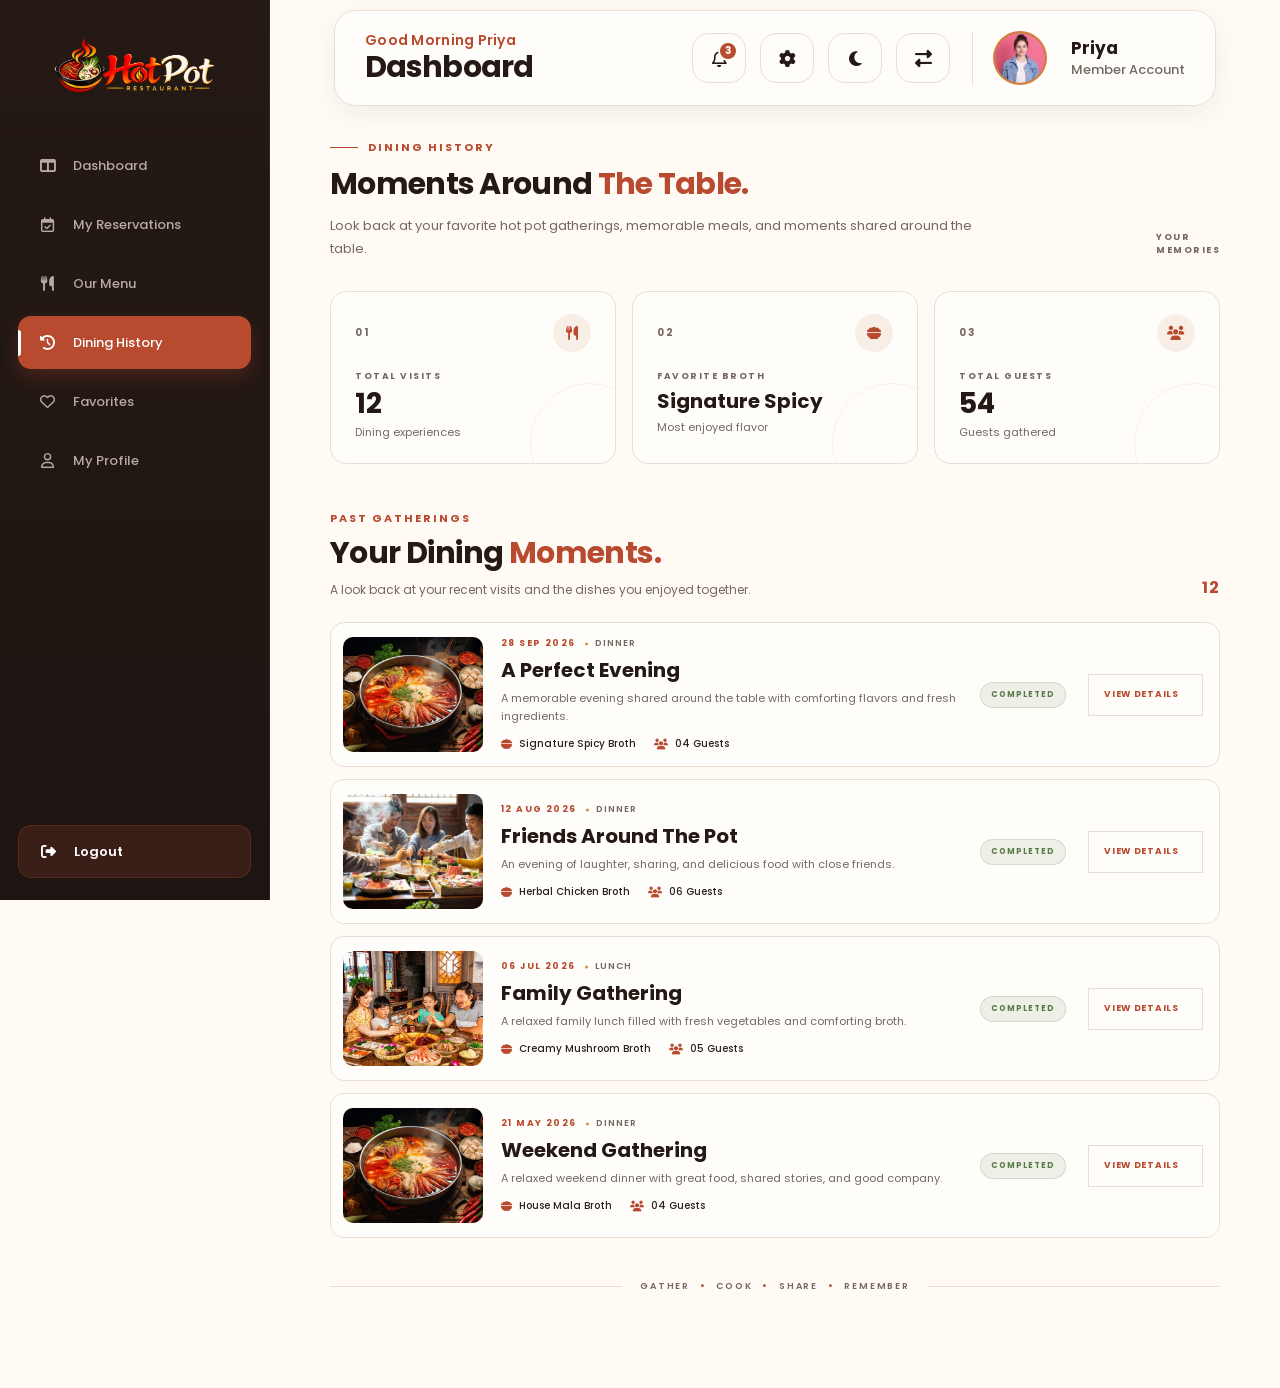
<file: diningHistory.html>
<!DOCTYPE html>
<html lang="en" dir="ltr">

<head>

    <!-- =====================================================
         META
    ====================================================== -->

    <meta charset="UTF-8">

    <meta
        name="viewport"
        content="width=device-width, initial-scale=1.0"
    >

    <meta
        name="description"
        content="Hot Pot Restaurant Member Dashboard"
    >

    <meta
        name="theme-color"
        content="#b84a2f"
    >


    <!-- =====================================================
         PAGE TITLE
    ====================================================== -->

    <title>Dashboard | Hot Pot Restaurant</title>
    <!-- Favicon -->

  <link rel="icon" type="image/png" href="images/logo-light.png">


    <!-- =====================================================
         GOOGLE FONT
    ====================================================== -->

    <link
        rel="preconnect"
        href="https://fonts.googleapis.com"
    >

    <link
        rel="preconnect"
        href="https://fonts.gstatic.com"
        crossorigin
    >

    <link
        href="https://fonts.googleapis.com/css2?family=Poppins:wght@400;500;600;700;800&display=swap"
        rel="stylesheet"
    >


    <!-- =====================================================
         FONT AWESOME
    ====================================================== -->

    <link
        rel="stylesheet"
        href="https://cdnjs.cloudflare.com/ajax/libs/font-awesome/6.7.2/css/all.min.css"
    >


    <!-- =====================================================
         DASHBOARD CSS
    ====================================================== -->

    <link
        rel="stylesheet"
        href="css/dashboard.css"
    >

    <link
        rel="stylesheet"
        href="css/res-dash.css"
    >

</head>


<body>


<!-- =========================================================
     DASHBOARD
========================================================= -->

<section
    class="hotpot-dashboard"
    id="hotpotDashboard"
>


    <!-- =====================================================
         SIDEBAR OVERLAY
         Tablet + Mobile
    ====================================================== -->

    <div
        class="dashboard-sidebar-overlay"
        id="dashboardSidebarOverlay"
    ></div>



    <!-- =====================================================
         SIDEBAR
    ====================================================== -->

    <aside
        class="dashboard-sidebar"
        id="dashboardSidebar"
        aria-label="Dashboard navigation"
    >


        <!-- =================================================
             SIDEBAR TOP
        ================================================== -->

        <div class="dashboard-sidebar-top">


            <!-- =============================================
                 LOGO AREA
            ============================================== -->

            <div class="dashboard-sidebar-logo-area">


                <!-- =========================================
                     LOGO
                ========================================== -->

                <a
                    href="index.html"
                    class="dashboard-sidebar-logo"
                    aria-label="Hot Pot Restaurant Home"
                >

                    <!-- Light Mode Logo -->

                    <img
                        src="images/logo-dark.png"
                        alt="Hot Pot Restaurant"
                        class="dashboard-logo-light"
                    >


                    <!-- Dark Mode Logo -->

                    <img
                        src="images/logo-dark.png"
                        alt="Hot Pot Restaurant"
                        class="dashboard-logo-dark"
                    >

                </a>


                <!-- =========================================
                     SIDEBAR CLOSE BUTTON
                     Tablet / Mobile
                ========================================== -->

                <button
                    type="button"
                    class="dashboard-sidebar-close"
                    id="dashboardSidebarClose"
                    aria-label="Close dashboard menu"
                    title="Close Menu"
                >

                    <i class="fa-solid fa-xmark"></i>

                </button>

            </div>



            <!-- =================================================
                 SIDEBAR NAVIGATION
            ================================================== -->

            <nav
                class="dashboard-sidebar-nav"
                aria-label="Dashboard Menu"
            >


                <!-- =========================================
                     DASHBOARD
                ========================================== -->

                <a
                    href="dashboard.html"
                    class="dashboard-nav-link"
                    aria-current="page"
                >

                    <span class="dashboard-nav-icon">
                        <i class="fa-solid fa-table-columns"></i>
                    </span>

                    <span class="dashboard-nav-text">
                        Dashboard
                    </span>

                </a>



                <!-- =========================================
                     MY RESERVATIONS
                ========================================== -->

                <a
                    href="myreservations.html"
                    class="dashboard-nav-link"
                >

                    <span class="dashboard-nav-icon">
                        <i class="fa-regular fa-calendar-check"></i>
                    </span>

                    <span class="dashboard-nav-text">
                        My Reservations
                    </span>

                </a>



                <!-- =========================================
                     OUR MENU
                ========================================== -->

                <a
                    href="menus.html"
                    class="dashboard-nav-link"
                >

                    <span class="dashboard-nav-icon">
                        <i class="fa-solid fa-utensils"></i>
                    </span>

                    <span class="dashboard-nav-text">
                        Our Menu
                    </span>

                </a>



                <!-- =========================================
                     DINING HISTORY
                ========================================== -->

                <a
                    href="diningHistory.html"
                    class="dashboard-nav-link active"
                >

                    <span class="dashboard-nav-icon">
                        <i class="fa-solid fa-clock-rotate-left"></i>
                    </span>

                    <span class="dashboard-nav-text">
                        Dining History
                    </span>

                </a>



                <!-- =========================================
                     FAVORITES
                ========================================== -->

                <a
                    href="favorites.html"
                    class="dashboard-nav-link"
                >

                    <span class="dashboard-nav-icon">
                        <i class="fa-regular fa-heart"></i>
                    </span>

                    <span class="dashboard-nav-text">
                        Favorites
                    </span>

                </a>



                <!-- =========================================
                     MY PROFILE
                ========================================== -->

                <a
                    href="profile.html"
                    class="dashboard-nav-link"
                >

                    <span class="dashboard-nav-icon">
                        <i class="fa-regular fa-user"></i>
                    </span>

                    <span class="dashboard-nav-text">
                        My Profile
                    </span>

                </a>

            </nav>

        </div>



        <!-- =================================================
             SIDEBAR BOTTOM
        ================================================== -->

        <div class="dashboard-sidebar-bottom">


            <!-- =============================================
                 LOGOUT
            ============================================== -->

            <a
                href="login.html"
                class="dashboard-logout-link"
            >

                <span class="dashboard-nav-icon">
                    <i class="fa-solid fa-right-from-bracket"></i>
                </span>

                <span class="dashboard-nav-text">
                    Logout
                </span>

            </a>

        </div>

    </aside>



    <!-- =====================================================
         MAIN DASHBOARD AREA
    ====================================================== -->

    <div class="dashboard-main">


        <!-- =================================================
             TOPBAR
        ================================================== -->

        <header
            class="dashboard-topbar"
            id="dashboardTopbar"
        >

            <div class="dashboard-topbar-inner">


                <!-- =========================================
                     TOPBAR LEFT
                ========================================== -->

                <div class="dashboard-topbar-left">


                    <!-- =====================================
                         HAMBURGER MENU
                         Desktop: Hidden
                         Tablet/Mobile: Visible
                    ====================================== -->

                    <button
                        type="button"
                        class="dashboard-menu-toggle"
                        id="dashboardMenuToggle"
                        aria-label="Open dashboard menu"
                        aria-controls="dashboardSidebar"
                        aria-expanded="false"
                        title="Menu"
                    >

                        <i class="fa-solid fa-bars"></i>

                    </button>



                    <!-- =====================================
                         DASHBOARD HEADING
                    ====================================== -->

                    <div class="dashboard-topbar-heading">

                        <span class="dashboard-topbar-greeting">
                            Good Morning Priya
                        </span>

                        <h1 class="dashboard-topbar-title">
                            Dashboard
                        </h1>

                    </div>

                </div>



                <!-- =========================================
                     TOPBAR RIGHT
                ========================================== -->

                <div class="dashboard-topbar-right">


                    <!-- =====================================
                         NOTIFICATIONS
                    ====================================== -->

                    <button
                        type="button"
                        class="dashboard-topbar-control dashboard-notification-button"
                        id="dashboardNotificationButton"
                        aria-label="Notifications"
                        title="Notifications"
                    >

                        <i class="fa-regular fa-bell"></i>

                        <span
                            class="dashboard-notification-badge"
                        >
                            3
                        </span>

                    </button>



                    <!-- =====================================
                         SETTINGS
                    ====================================== -->

                    <button
                        type="button"
                        class="dashboard-topbar-control"
                        id="dashboardSettingsButton"
                        aria-label="Settings"
                        title="Settings"
                    >

                        <i class="fa-solid fa-gear"></i>

                    </button>



                    <!-- =====================================
                         DARK MODE
                    ====================================== -->

                    <button
                        type="button"
                        class="dashboard-topbar-control"
                        id="dashboardDarkToggle"
                        aria-label="Toggle dark mode"
                        title="Dark Mode"
                    >

                        <i class="fa-solid fa-moon"></i>

                    </button>



                    <!-- =====================================
                         RTL
                    ====================================== -->

                    <button
                        type="button"
                        class="dashboard-topbar-control"
                        id="dashboardRtlToggle"
                        aria-label="Toggle RTL"
                        title="RTL"
                    >

                        <i class="fa-solid fa-right-left"></i>

                    </button>



                    <!-- =====================================
                         PROFILE
                    ====================================== -->

                    <a
                        href="#profile"
                        class="dashboard-profile"
                        aria-label="Open Priya profile"
                    >


                        <!-- Profile Image -->

                        <span
                            class="dashboard-profile-image"
                        >

                            <img
                                src="images/profile.jpg"
                                alt="Priya"
                            >

                        </span>


                        <!-- Profile Details -->

                        <span
                            class="dashboard-profile-info"
                        >

                            <strong>
                                Priya
                            </strong>

                            <small>
                                Member Account
                            </small>

                        </span>

                    </a>

                </div>

            </div>

        </header>
<main class="dashboard-content dining-history-content" id="diningHistoryContent">

    <!-- =====================================================
         DINING HISTORY PAGE HEADER
    ====================================================== -->

    <section class="dining-history-header" id="diningHistoryHeader">

        <div class="dining-history-header-content">

            <span class="dining-history-eyebrow">
                DINING HISTORY
            </span>

            <h2 class="dining-history-title">
                Moments Around
                <span>The Table.</span>
            </h2>

            <p class="dining-history-description">
                Look back at your favorite hot pot gatherings,
                memorable meals, and moments shared around the table.
            </p>

        </div>

        <div class="dining-history-header-mark">

            

            <span class="dining-history-mark-text">
                YOUR<br>
                MEMORIES
            </span>

        </div>

    </section>


    <!-- =====================================================
         DINING SUMMARY
    ====================================================== -->

    <section class="dining-history-summary" id="diningHistorySummary">

        <!-- TOTAL VISITS -->

        <article class="dining-history-summary-card">

            <div class="dining-history-summary-top">

                <span class="dining-history-summary-number">
                    01
                </span>

                <span class="dining-history-summary-icon">
                    <i class="fa-solid fa-utensils"></i>
                </span>

            </div>

            <div class="dining-history-summary-content">

                <span class="dining-history-summary-label">
                    TOTAL VISITS
                </span>

                <strong class="dining-history-summary-value">
                    12
                </strong>

                <p class="dining-history-summary-text">
                    Dining experiences
                </p>

            </div>

        </article>


        <!-- FAVORITE BROTH -->

        <article class="dining-history-summary-card">

            <div class="dining-history-summary-top">

                <span class="dining-history-summary-number">
                    02
                </span>

                <span class="dining-history-summary-icon">
                    <i class="fa-solid fa-bowl-food"></i>
                </span>

            </div>

            <div class="dining-history-summary-content">

                <span class="dining-history-summary-label">
                    FAVORITE BROTH
                </span>

                <strong class="dining-history-summary-value dining-history-summary-value-text">
                    Signature Spicy
                </strong>

                <p class="dining-history-summary-text">
                    Most enjoyed flavor
                </p>

            </div>

        </article>


        <!-- TOTAL GUESTS -->

        <article class="dining-history-summary-card">

            <div class="dining-history-summary-top">

                <span class="dining-history-summary-number">
                    03
                </span>

                <span class="dining-history-summary-icon">
                    <i class="fa-solid fa-users"></i>
                </span>

            </div>

            <div class="dining-history-summary-content">

                <span class="dining-history-summary-label">
                    TOTAL GUESTS
                </span>

                <strong class="dining-history-summary-value">
                    54
                </strong>

                <p class="dining-history-summary-text">
                    Guests gathered
                </p>

            </div>

        </article>

    </section>


    <!-- =====================================================
         DINING HISTORY LIST
    ====================================================== -->

    <section class="dining-history-list-section" id="diningHistoryList">

        <!-- SECTION HEADER -->

        <div class="dining-history-section-header">

            <div class="dining-history-section-heading">

                <span class="dining-history-section-eyebrow">
                    PAST GATHERINGS
                </span>

                <h2 class="dining-history-section-title">
                    Your Dining
                    <span>Moments.</span>
                </h2>

                <p class="dining-history-section-description">
                    A look back at your recent visits and
                    the dishes you enjoyed together.
                </p>

            </div>

            <span class="dining-history-section-number">
                12
            </span>

        </div>


        <!-- HISTORY LIST -->

        <div class="dining-history-list">


            <!-- =================================================
                 HISTORY ITEM 01
            ================================================== -->

            <article class="dining-history-item">

                <div class="dining-history-item-image">

                    <img
                        src="images/dashboard-history-01.jpg"
                        alt="Guests enjoying a hot pot dinner"
                    >

                </div>


                <div class="dining-history-item-content">

                    <div class="dining-history-item-date">

                        <span>
                            28 SEP 2026
                        </span>

                        <b>
                            DINNER
                        </b>

                    </div>

                    <h3 class="dining-history-item-title">
                        A Perfect Evening
                    </h3>

                    <p class="dining-history-item-description">
                        A memorable evening shared around
                        the table with comforting flavors
                        and fresh ingredients.
                    </p>

                    <div class="dining-history-item-meta">

                        <span>
                            <i class="fa-solid fa-bowl-food"></i>
                            Signature Spicy Broth
                        </span>

                        <span>
                            <i class="fa-solid fa-users"></i>
                            04 Guests
                        </span>

                    </div>

                </div>


                <div class="dining-history-item-status">

                    <span class="dining-history-completed">
                        COMPLETED
                    </span>

                </div>


                <button
                    type="button"
                    class="dining-history-view-button"
                    data-history="perfect-evening"
                >
                    <span>VIEW DETAILS</span>
                    <i class="fa-solid fa-arrow-up-right"></i>
                </button>

            </article>


            <!-- =================================================
                 HISTORY ITEM 02
            ================================================== -->

            <article class="dining-history-item">

                <div class="dining-history-item-image">

                    <img
                        src="images/dashboard-history-02.jpg"
                        alt="Friends gathering around a hot pot"
                    >

                </div>


                <div class="dining-history-item-content">

                    <div class="dining-history-item-date">

                        <span>
                            12 AUG 2026
                        </span>

                        <b>
                            DINNER
                        </b>

                    </div>

                    <h3 class="dining-history-item-title">
                        Friends Around The Pot
                    </h3>

                    <p class="dining-history-item-description">
                        An evening of laughter, sharing,
                        and delicious food with close friends.
                    </p>

                    <div class="dining-history-item-meta">

                        <span>
                            <i class="fa-solid fa-bowl-food"></i>
                            Herbal Chicken Broth
                        </span>

                        <span>
                            <i class="fa-solid fa-users"></i>
                            06 Guests
                        </span>

                    </div>

                </div>


                <div class="dining-history-item-status">

                    <span class="dining-history-completed">
                        COMPLETED
                    </span>

                </div>


                <button
                    type="button"
                    class="dining-history-view-button"
                    data-history="friends-around-pot"
                >
                    <span>VIEW DETAILS</span>
                    <i class="fa-solid fa-arrow-up-right"></i>
                </button>

            </article>


            <!-- =================================================
                 HISTORY ITEM 03
            ================================================== -->

            <article class="dining-history-item">

                <div class="dining-history-item-image">

                    <img
                        src="images/dashboard-history-03.jpg"
                        alt="Family enjoying a hot pot meal"
                    >

                </div>


                <div class="dining-history-item-content">

                    <div class="dining-history-item-date">

                        <span>
                            06 JUL 2026
                        </span>

                        <b>
                            LUNCH
                        </b>

                    </div>

                    <h3 class="dining-history-item-title">
                        Family Gathering
                    </h3>

                    <p class="dining-history-item-description">
                        A relaxed family lunch filled with
                        fresh vegetables and comforting broth.
                    </p>

                    <div class="dining-history-item-meta">

                        <span>
                            <i class="fa-solid fa-bowl-food"></i>
                            Creamy Mushroom Broth
                        </span>

                        <span>
                            <i class="fa-solid fa-users"></i>
                            05 Guests
                        </span>

                    </div>

                </div>


                <div class="dining-history-item-status">

                    <span class="dining-history-completed">
                        COMPLETED
                    </span>

                </div>


                <button
                    type="button"
                    class="dining-history-view-button"
                    data-history="family-gathering"
                >
                    <span>VIEW DETAILS</span>
                    <i class="fa-solid fa-arrow-up-right"></i>
                </button>

            </article>


            <!-- =================================================
                 HISTORY ITEM 04
            ================================================== -->

            <article class="dining-history-item">

                <div class="dining-history-item-image">

                    <img
                        src="images/dashboard-history-01.jpg"
                        alt="Friends enjoying a weekend hot pot gathering"
                    >

                </div>


                <div class="dining-history-item-content">

                    <div class="dining-history-item-date">

                        <span>
                            21 MAY 2026
                        </span>

                        <b>
                            DINNER
                        </b>

                    </div>

                    <h3 class="dining-history-item-title">
                        Weekend Gathering
                    </h3>

                    <p class="dining-history-item-description">
                        A relaxed weekend dinner with great
                        food, shared stories, and good company.
                    </p>

                    <div class="dining-history-item-meta">

                        <span>
                            <i class="fa-solid fa-bowl-food"></i>
                            House Mala Broth
                        </span>

                        <span>
                            <i class="fa-solid fa-users"></i>
                            04 Guests
                        </span>

                    </div>

                </div>


                <div class="dining-history-item-status">

                    <span class="dining-history-completed">
                        COMPLETED
                    </span>

                </div>


                <button
                    type="button"
                    class="dining-history-view-button"
                    data-history="weekend-gathering"
                >
                    <span>VIEW DETAILS</span>
                    <i class="fa-solid fa-arrow-up-right"></i>
                </button>

            </article>


        </div>

    </section>


    <!-- =====================================================
         BOTTOM LINE
    ====================================================== -->

    <div class="dining-history-bottom">

        <span class="dining-history-bottom-line"></span>

        <p>
            GATHER
            <b>•</b>
            COOK
            <b>•</b>
            SHARE
            <b>•</b>
            REMEMBER
        </p>

        <span class="dining-history-bottom-line"></span>

    </div>

</main>
</div>

</section>
<!-- ============================================================
     LOGOUT CONFIRMATION MODAL
============================================================ -->

<div
    class="dashboard-logout-modal"
    id="dashboardLogoutModal"
    aria-hidden="true"
>

    <!-- BACKDROP -->

    <div
        class="dashboard-logout-backdrop"
        id="dashboardLogoutBackdrop"
    ></div>


    <!-- MODAL -->

    <div
        class="dashboard-logout-dialog"
        role="dialog"
        aria-modal="true"
        aria-labelledby="dashboardLogoutTitle"
    >

        <!-- ICON -->

        <div class="dashboard-logout-icon">
            <i class="fa-solid fa-right-from-bracket"></i>
        </div>


        <!-- TITLE -->

        <div class="dashboard-logout-content">

            <h2 id="dashboardLogoutTitle">
                Are you sure you want to<br>
                logout?
            </h2>

        </div>


        <!-- BUTTONS -->

        <div class="dashboard-logout-actions">

            <button
                type="button"
                class="dashboard-logout-yes"
                id="dashboardLogoutYes"
            >
                Yes
            </button>

            <button
                type="button"
                class="dashboard-logout-no"
                id="dashboardLogoutNo"
            >
                No
            </button>

        </div>

    </div>

</div>



<!-- =========================================================
     DASHBOARD JAVASCRIPT
     Will be added in Part 4
========================================================= -->

<script src="js/dashboard.js"></script>
<script src="js/global-settings.js"></script>

</body>
</html>
</file>
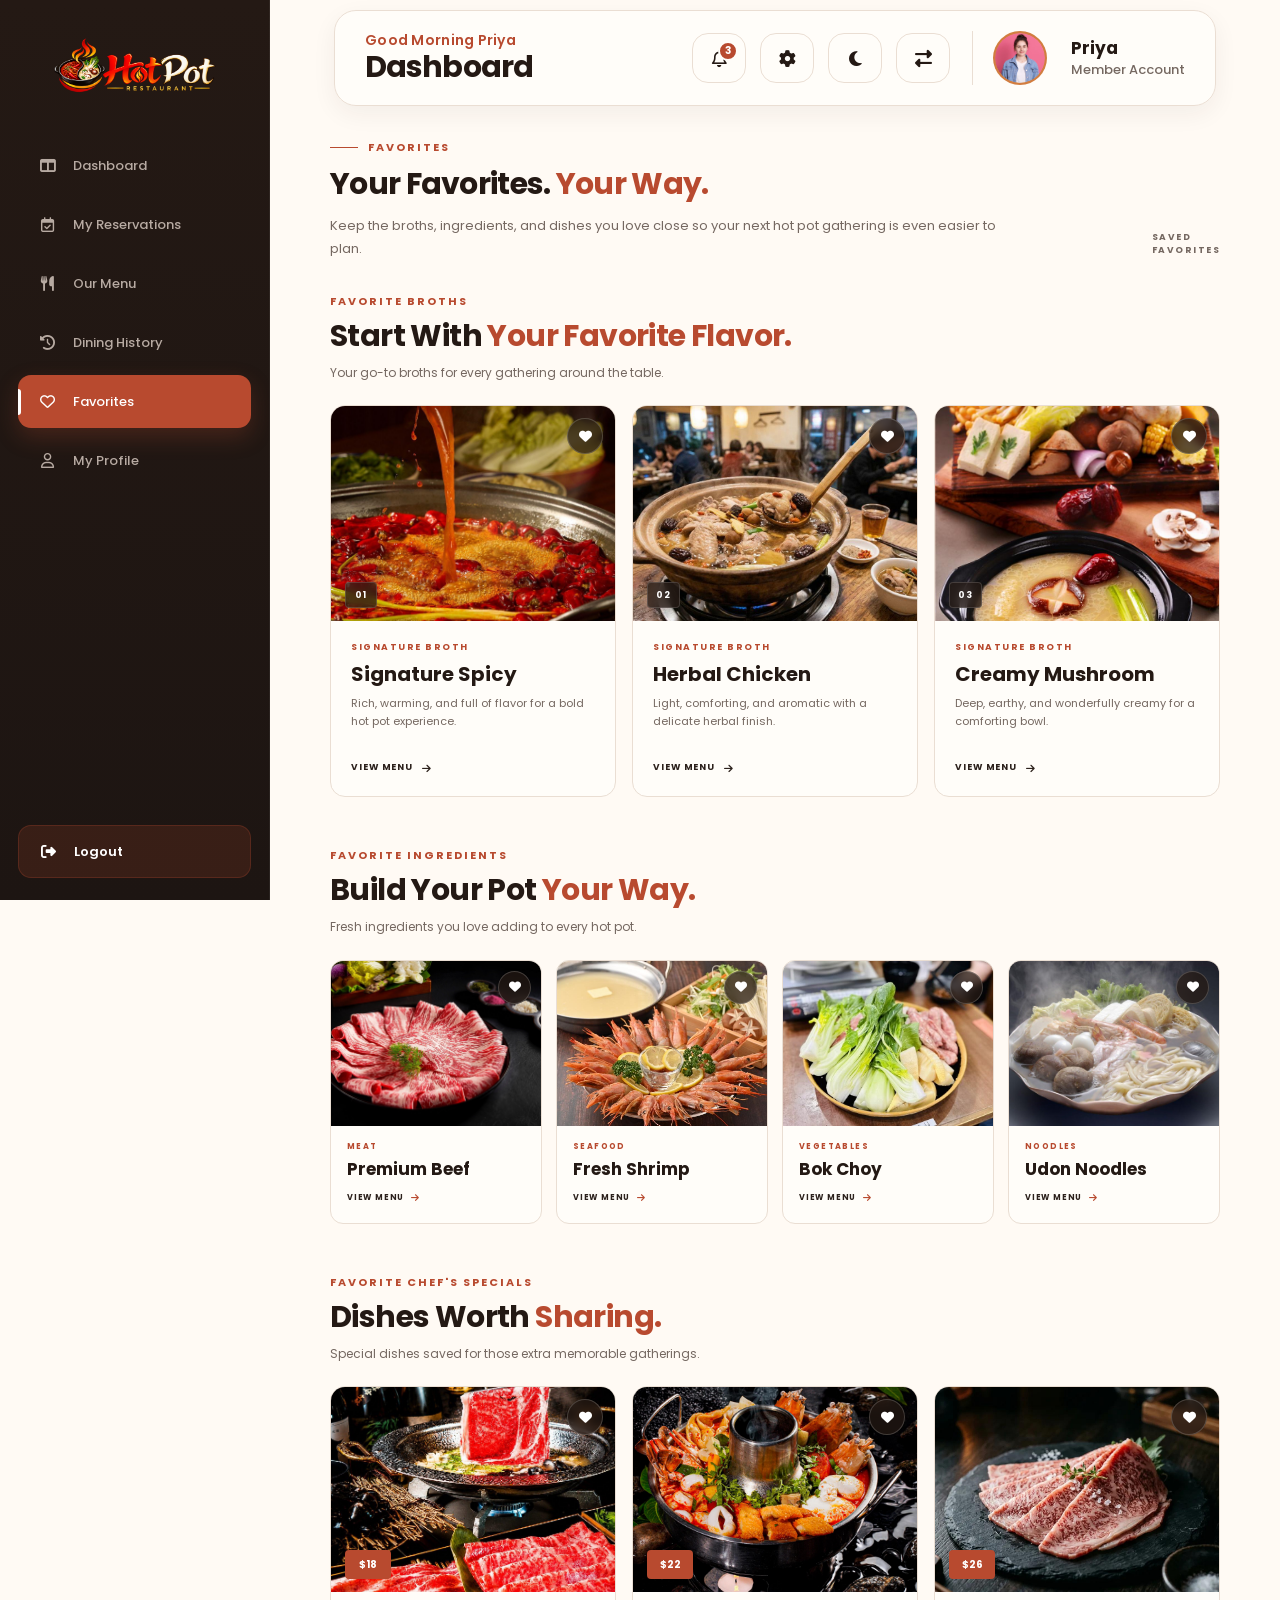
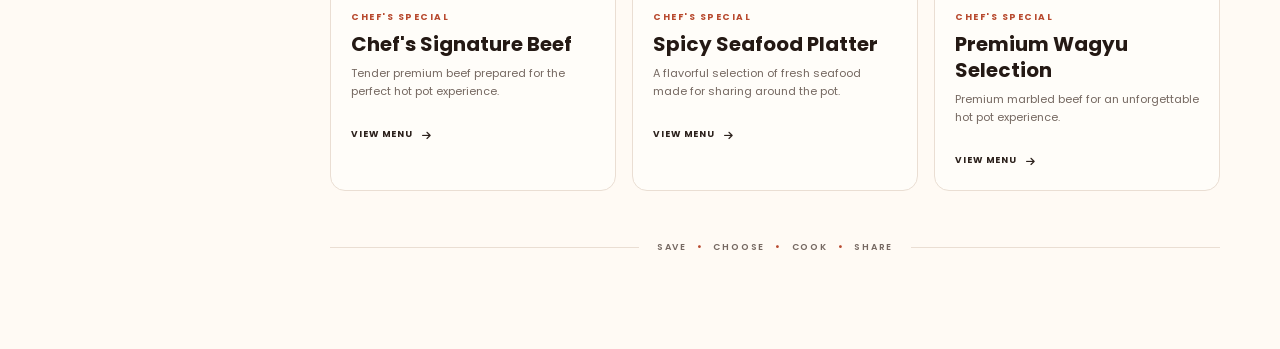
<file: favorites.html>
<!DOCTYPE html>
<html lang="en" dir="ltr">

<head>

    <!-- =====================================================
         META
    ====================================================== -->

    <meta charset="UTF-8">

    <meta
        name="viewport"
        content="width=device-width, initial-scale=1.0"
    >

    <meta
        name="description"
        content="Hot Pot Restaurant Member Dashboard"
    >

    <meta
        name="theme-color"
        content="#b84a2f"
    >


    <!-- =====================================================
         PAGE TITLE
    ====================================================== -->

    <title>Dashboard | Hot Pot Restaurant</title>
    <!-- Favicon -->

  <link rel="icon" type="image/png" href="images/logo-light.png">


    <!-- =====================================================
         GOOGLE FONT
    ====================================================== -->

    <link
        rel="preconnect"
        href="https://fonts.googleapis.com"
    >

    <link
        rel="preconnect"
        href="https://fonts.gstatic.com"
        crossorigin
    >

    <link
        href="https://fonts.googleapis.com/css2?family=Poppins:wght@400;500;600;700;800&display=swap"
        rel="stylesheet"
    >


    <!-- =====================================================
         FONT AWESOME
    ====================================================== -->

    <link
        rel="stylesheet"
        href="https://cdnjs.cloudflare.com/ajax/libs/font-awesome/6.7.2/css/all.min.css"
    >


    <!-- =====================================================
         DASHBOARD CSS
    ====================================================== -->

    <link
        rel="stylesheet"
        href="css/dashboard.css"
    >

    <link
        rel="stylesheet"
        href="css/res-dash.css"
    >

</head>


<body>


<!-- =========================================================
     DASHBOARD
========================================================= -->

<section
    class="hotpot-dashboard"
    id="hotpotDashboard"
>


    <!-- =====================================================
         SIDEBAR OVERLAY
         Tablet + Mobile
    ====================================================== -->

    <div
        class="dashboard-sidebar-overlay"
        id="dashboardSidebarOverlay"
    ></div>



    <!-- =====================================================
         SIDEBAR
    ====================================================== -->

    <aside
        class="dashboard-sidebar"
        id="dashboardSidebar"
        aria-label="Dashboard navigation"
    >


        <!-- =================================================
             SIDEBAR TOP
        ================================================== -->

        <div class="dashboard-sidebar-top">


            <!-- =============================================
                 LOGO AREA
            ============================================== -->

            <div class="dashboard-sidebar-logo-area">


                <!-- =========================================
                     LOGO
                ========================================== -->

                <a
                    href="index.html"
                    class="dashboard-sidebar-logo"
                    aria-label="Hot Pot Restaurant Home"
                >

                    <!-- Light Mode Logo -->

                    <img
                        src="images/logo-dark.png"
                        alt="Hot Pot Restaurant"
                        class="dashboard-logo-light"
                    >


                    <!-- Dark Mode Logo -->

                    <img
                        src="images/logo-dark.png"
                        alt="Hot Pot Restaurant"
                        class="dashboard-logo-dark"
                    >

                </a>


                <!-- =========================================
                     SIDEBAR CLOSE BUTTON
                     Tablet / Mobile
                ========================================== -->

                <button
                    type="button"
                    class="dashboard-sidebar-close"
                    id="dashboardSidebarClose"
                    aria-label="Close dashboard menu"
                    title="Close Menu"
                >

                    <i class="fa-solid fa-xmark"></i>

                </button>

            </div>



            <!-- =================================================
                 SIDEBAR NAVIGATION
            ================================================== -->

            <nav
                class="dashboard-sidebar-nav"
                aria-label="Dashboard Menu"
            >


                <!-- =========================================
                     DASHBOARD
                ========================================== -->

                <a
                    href="dashboard.html"
                    class="dashboard-nav-link"
                    aria-current="page"
                >

                    <span class="dashboard-nav-icon">
                        <i class="fa-solid fa-table-columns"></i>
                    </span>

                    <span class="dashboard-nav-text">
                        Dashboard
                    </span>

                </a>



                <!-- =========================================
                     MY RESERVATIONS
                ========================================== -->

                <a
                    href="myreservations.html"
                    class="dashboard-nav-link"
                >

                    <span class="dashboard-nav-icon">
                        <i class="fa-regular fa-calendar-check"></i>
                    </span>

                    <span class="dashboard-nav-text">
                        My Reservations
                    </span>

                </a>



                <!-- =========================================
                     OUR MENU
                ========================================== -->

                <a
                    href="menus.html"
                    class="dashboard-nav-link"
                >

                    <span class="dashboard-nav-icon">
                        <i class="fa-solid fa-utensils"></i>
                    </span>

                    <span class="dashboard-nav-text">
                        Our Menu
                    </span>

                </a>



                <!-- =========================================
                     DINING HISTORY
                ========================================== -->

                <a
                    href="diningHistory.html"
                    class="dashboard-nav-link"
                >

                    <span class="dashboard-nav-icon">
                        <i class="fa-solid fa-clock-rotate-left"></i>
                    </span>

                    <span class="dashboard-nav-text">
                        Dining History
                    </span>

                </a>



                <!-- =========================================
                     FAVORITES
                ========================================== -->

                <a
                    href="favorites.html"
                    class="dashboard-nav-link active"
                >

                    <span class="dashboard-nav-icon">
                        <i class="fa-regular fa-heart"></i>
                    </span>

                    <span class="dashboard-nav-text">
                        Favorites
                    </span>

                </a>



                <!-- =========================================
                     MY PROFILE
                ========================================== -->

                <a
                    href="profile.html"
                    class="dashboard-nav-link"
                >

                    <span class="dashboard-nav-icon">
                        <i class="fa-regular fa-user"></i>
                    </span>

                    <span class="dashboard-nav-text">
                        My Profile
                    </span>

                </a>

            </nav>

        </div>



        <!-- =================================================
             SIDEBAR BOTTOM
        ================================================== -->

        <div class="dashboard-sidebar-bottom">


            <!-- =============================================
                 LOGOUT
            ============================================== -->

            <a
                href="login.html"
                class="dashboard-logout-link"
            >

                <span class="dashboard-nav-icon">
                    <i class="fa-solid fa-right-from-bracket"></i>
                </span>

                <span class="dashboard-nav-text">
                    Logout
                </span>

            </a>

        </div>

    </aside>



    <!-- =====================================================
         MAIN DASHBOARD AREA
    ====================================================== -->

    <div class="dashboard-main">


        <!-- =================================================
             TOPBAR
        ================================================== -->

        <header
            class="dashboard-topbar"
            id="dashboardTopbar"
        >

            <div class="dashboard-topbar-inner">


                <!-- =========================================
                     TOPBAR LEFT
                ========================================== -->

                <div class="dashboard-topbar-left">


                    <!-- =====================================
                         HAMBURGER MENU
                         Desktop: Hidden
                         Tablet/Mobile: Visible
                    ====================================== -->

                    <button
                        type="button"
                        class="dashboard-menu-toggle"
                        id="dashboardMenuToggle"
                        aria-label="Open dashboard menu"
                        aria-controls="dashboardSidebar"
                        aria-expanded="false"
                        title="Menu"
                    >

                        <i class="fa-solid fa-bars"></i>

                    </button>



                    <!-- =====================================
                         DASHBOARD HEADING
                    ====================================== -->

                    <div class="dashboard-topbar-heading">

                        <span class="dashboard-topbar-greeting">
                            Good Morning Priya
                        </span>

                        <h1 class="dashboard-topbar-title">
                            Dashboard
                        </h1>

                    </div>

                </div>



                <!-- =========================================
                     TOPBAR RIGHT
                ========================================== -->

                <div class="dashboard-topbar-right">


                    <!-- =====================================
                         NOTIFICATIONS
                    ====================================== -->

                    <button
                        type="button"
                        class="dashboard-topbar-control dashboard-notification-button"
                        id="dashboardNotificationButton"
                        aria-label="Notifications"
                        title="Notifications"
                    >

                        <i class="fa-regular fa-bell"></i>

                        <span
                            class="dashboard-notification-badge"
                        >
                            3
                        </span>

                    </button>



                    <!-- =====================================
                         SETTINGS
                    ====================================== -->

                    <button
                        type="button"
                        class="dashboard-topbar-control"
                        id="dashboardSettingsButton"
                        aria-label="Settings"
                        title="Settings"
                    >

                        <i class="fa-solid fa-gear"></i>

                    </button>



                    <!-- =====================================
                         DARK MODE
                    ====================================== -->

                    <button
                        type="button"
                        class="dashboard-topbar-control"
                        id="dashboardDarkToggle"
                        aria-label="Toggle dark mode"
                        title="Dark Mode"
                    >

                        <i class="fa-solid fa-moon"></i>

                    </button>



                    <!-- =====================================
                         RTL
                    ====================================== -->

                    <button
                        type="button"
                        class="dashboard-topbar-control"
                        id="dashboardRtlToggle"
                        aria-label="Toggle RTL"
                        title="RTL"
                    >

                        <i class="fa-solid fa-right-left"></i>

                    </button>



                    <!-- =====================================
                         PROFILE
                    ====================================== -->

                    <a
                        href="#profile"
                        class="dashboard-profile"
                        aria-label="Open Priya profile"
                    >


                        <!-- Profile Image -->

                        <span
                            class="dashboard-profile-image"
                        >

                            <img
                                src="images/profile.jpg"
                                alt="Priya"
                            >

                        </span>


                        <!-- Profile Details -->

                        <span
                            class="dashboard-profile-info"
                        >

                            <strong>
                                Priya
                            </strong>

                            <small>
                                Member Account
                            </small>

                        </span>

                    </a>

                </div>

            </div>

        </header>
<main class="dashboard-content favorites-content" id="favoritesContent">

    <!-- =====================================================
         FAVORITES PAGE HEADER
    ====================================================== -->

    <section class="favorites-header" id="favoritesHeader">

        <div class="favorites-header-content">

            <span class="favorites-eyebrow">
                FAVORITES
            </span>

            <h2 class="favorites-title">
                Your Favorites.
                <span>Your Way.</span>
            </h2>

            <p class="favorites-description">
                Keep the broths, ingredients, and dishes you love
                close so your next hot pot gathering is even easier
                to plan.
            </p>

        </div>

        <div class="favorites-header-mark">

           

            <span class="favorites-mark-text">
                SAVED<br>
                FAVORITES
            </span>

        </div>

    </section>


    <!-- =====================================================
         FAVORITE BROTHS
    ====================================================== -->

    <section class="favorites-section favorites-broths" id="favoriteBroths">

        <div class="favorites-section-header">

            <div>

                <span class="favorites-section-eyebrow">
                    FAVORITE BROTHS
                </span>

                <h2 class="favorites-section-title">
                    Start With
                    <span>Your Favorite Flavor.</span>
                </h2>

                <p class="favorites-section-description">
                    Your go-to broths for every gathering
                    around the table.
                </p>

            </div>

            

        </div>


        <div class="favorites-broth-grid">


            <!-- BROTH 01 -->

            <article class="favorite-card">

                <div class="favorite-card-image">

                    <img
                        src="images/menu-broth-01.jpg"
                        alt="Signature Spicy Broth"
                    >

                    <button
                        type="button"
                        class="favorite-remove-button"
                        aria-label="Remove Signature Spicy from favorites"
                        title="Remove from favorites"
                        data-favorite="signature-spicy"
                    >
                        <i class="fa-solid fa-heart"></i>
                    </button>

                    <span class="favorite-card-number">
                        01
                    </span>

                </div>

                <div class="favorite-card-content">

                    <span class="favorite-card-category">
                        SIGNATURE BROTH
                    </span>

                    <h3 class="favorite-card-title">
                        Signature Spicy
                    </h3>

                    <p class="favorite-card-description">
                        Rich, warming, and full of flavor
                        for a bold hot pot experience.
                    </p>

                    <a
                        href="menu.html"
                        class="favorite-card-link"
                    >
                        <span>VIEW MENU</span>
                        <i class="fa-solid fa-arrow-right"></i>
                    </a>

                </div>

            </article>


            <!-- BROTH 02 -->

            <article class="favorite-card">

                <div class="favorite-card-image">

                    <img
                        src="images/menu-broth-02.jpg"
                        alt="Herbal Chicken Broth"
                    >

                    <button
                        type="button"
                        class="favorite-remove-button"
                        aria-label="Remove Herbal Chicken from favorites"
                        title="Remove from favorites"
                        data-favorite="herbal-chicken"
                    >
                        <i class="fa-solid fa-heart"></i>
                    </button>

                    <span class="favorite-card-number">
                        02
                    </span>

                </div>

                <div class="favorite-card-content">

                    <span class="favorite-card-category">
                        SIGNATURE BROTH
                    </span>

                    <h3 class="favorite-card-title">
                        Herbal Chicken
                    </h3>

                    <p class="favorite-card-description">
                        Light, comforting, and aromatic
                        with a delicate herbal finish.
                    </p>

                    <a
                        href="menu.html"
                        class="favorite-card-link"
                    >
                        <span>VIEW MENU</span>
                        <i class="fa-solid fa-arrow-right"></i>
                    </a>

                </div>

            </article>


            <!-- BROTH 03 -->

            <article class="favorite-card">

                <div class="favorite-card-image">

                    <img
                        src="images/menu-broth-03.jpg"
                        alt="Creamy Mushroom Broth"
                    >

                    <button
                        type="button"
                        class="favorite-remove-button"
                        aria-label="Remove Creamy Mushroom from favorites"
                        title="Remove from favorites"
                        data-favorite="creamy-mushroom"
                    >
                        <i class="fa-solid fa-heart"></i>
                    </button>

                    <span class="favorite-card-number">
                        03
                    </span>

                </div>

                <div class="favorite-card-content">

                    <span class="favorite-card-category">
                        SIGNATURE BROTH
                    </span>

                    <h3 class="favorite-card-title">
                        Creamy Mushroom
                    </h3>

                    <p class="favorite-card-description">
                        Deep, earthy, and wonderfully creamy
                        for a comforting bowl.
                    </p>

                    <a
                        href="menu.html"
                        class="favorite-card-link"
                    >
                        <span>VIEW MENU</span>
                        <i class="fa-solid fa-arrow-right"></i>
                    </a>

                </div>

            </article>


        </div>

    </section>


    <!-- =====================================================
         FAVORITE INGREDIENTS
    ====================================================== -->

    <section class="favorites-section favorites-ingredients" id="favoriteIngredients">

        <div class="favorites-section-header">

            <div>

                <span class="favorites-section-eyebrow">
                    FAVORITE INGREDIENTS
                </span>

                <h2 class="favorites-section-title">
                    Build Your Pot
                    <span>Your Way.</span>
                </h2>

                <p class="favorites-section-description">
                    Fresh ingredients you love adding
                    to every hot pot.
                </p>

            </div>

            
        </div>


        <div class="favorites-ingredient-grid">


            <!-- INGREDIENT 01 -->

            <article class="favorite-ingredient-card">

                <div class="favorite-ingredient-image">

                    <img
                        src="images/menu-ingredient-01.jpg"
                        alt="Premium Beef"
                    >

                    <button
                        type="button"
                        class="favorite-remove-button"
                        aria-label="Remove Premium Beef from favorites"
                        title="Remove from favorites"
                        data-favorite="premium-beef"
                    >
                        <i class="fa-solid fa-heart"></i>
                    </button>

                </div>

                <div class="favorite-ingredient-content">

                    <span class="favorite-ingredient-category">
                        MEAT
                    </span>

                    <h3>
                        Premium Beef
                    </h3>

                    <a href="menu.html" class="favorite-small-link">
                        <span>VIEW MENU</span>
                        <i class="fa-solid fa-arrow-right"></i>
                    </a>

                </div>

            </article>


            <!-- INGREDIENT 02 -->

            <article class="favorite-ingredient-card">

                <div class="favorite-ingredient-image">

                    <img
                        src="images/menu-ingredient-04.jpg"
                        alt="Fresh Shrimp"
                    >

                    <button
                        type="button"
                        class="favorite-remove-button"
                        aria-label="Remove Fresh Shrimp from favorites"
                        title="Remove from favorites"
                        data-favorite="fresh-shrimp"
                    >
                        <i class="fa-solid fa-heart"></i>
                    </button>

                </div>

                <div class="favorite-ingredient-content">

                    <span class="favorite-ingredient-category">
                        SEAFOOD
                    </span>

                    <h3>
                        Fresh Shrimp
                    </h3>

                    <a href="menu.html" class="favorite-small-link">
                        <span>VIEW MENU</span>
                        <i class="fa-solid fa-arrow-right"></i>
                    </a>

                </div>

            </article>


            <!-- INGREDIENT 03 -->

            <article class="favorite-ingredient-card">

                <div class="favorite-ingredient-image">

                    <img
                        src="images/menu-ingredient-07.jpg"
                        alt="Bok Choy"
                    >

                    <button
                        type="button"
                        class="favorite-remove-button"
                        aria-label="Remove Bok Choy from favorites"
                        title="Remove from favorites"
                        data-favorite="bok-choy"
                    >
                        <i class="fa-solid fa-heart"></i>
                    </button>

                </div>

                <div class="favorite-ingredient-content">

                    <span class="favorite-ingredient-category">
                        VEGETABLES
                    </span>

                    <h3>
                        Bok Choy
                    </h3>

                    <a href="menu.html" class="favorite-small-link">
                        <span>VIEW MENU</span>
                        <i class="fa-solid fa-arrow-right"></i>
                    </a>

                </div>

            </article>


            <!-- INGREDIENT 04 -->

            <article class="favorite-ingredient-card">

                <div class="favorite-ingredient-image">

                    <img
                        src="images/menu-ingredient-11.jpg"
                        alt="Udon Noodles"
                    >

                    <button
                        type="button"
                        class="favorite-remove-button"
                        aria-label="Remove Udon Noodles from favorites"
                        title="Remove from favorites"
                        data-favorite="udon-noodles"
                    >
                        <i class="fa-solid fa-heart"></i>
                    </button>

                </div>

                <div class="favorite-ingredient-content">

                    <span class="favorite-ingredient-category">
                        NOODLES
                    </span>

                    <h3>
                        Udon Noodles
                    </h3>

                    <a href="menu.html" class="favorite-small-link">
                        <span>VIEW MENU</span>
                        <i class="fa-solid fa-arrow-right"></i>
                    </a>

                </div>

            </article>


        </div>

    </section>


    <!-- =====================================================
         FAVORITE CHEF'S SPECIALS
    ====================================================== -->

    <section class="favorites-section favorites-specials" id="favoriteSpecials">

        <div class="favorites-section-header">

            <div>

                <span class="favorites-section-eyebrow">
                    FAVORITE CHEF'S SPECIALS
                </span>

                <h2 class="favorites-section-title">
                    Dishes Worth
                    <span>Sharing.</span>
                </h2>

                <p class="favorites-section-description">
                    Special dishes saved for those
                    extra memorable gatherings.
                </p>

            </div>

            

        </div>


        <div class="favorites-special-grid">


            <!-- SPECIAL 01 -->

            <article class="favorite-special-card">

                <div class="favorite-special-image">

                    <img
                        src="images/menu-special-01.jpg"
                        alt="Chef's Signature Beef"
                    >

                    <button
                        type="button"
                        class="favorite-remove-button"
                        aria-label="Remove Chef's Signature Beef from favorites"
                        title="Remove from favorites"
                        data-favorite="signature-beef"
                    >
                        <i class="fa-solid fa-heart"></i>
                    </button>

                    <span class="favorite-special-price">
                        $18
                    </span>

                </div>

                <div class="favorite-special-content">

                    <span class="favorite-special-category">
                        CHEF'S SPECIAL
                    </span>

                    <h3>
                        Chef's Signature Beef
                    </h3>

                    <p>
                        Tender premium beef prepared
                        for the perfect hot pot experience.
                    </p>

                    <a
                        href="menu.html"
                        class="favorite-card-link"
                    >
                        <span>VIEW MENU</span>
                        <i class="fa-solid fa-arrow-right"></i>
                    </a>

                </div>

            </article>


            <!-- SPECIAL 02 -->

            <article class="favorite-special-card">

                <div class="favorite-special-image">

                    <img
                        src="images/menu-special-02.jpg"
                        alt="Spicy Seafood Platter"
                    >

                    <button
                        type="button"
                        class="favorite-remove-button"
                        aria-label="Remove Spicy Seafood Platter from favorites"
                        title="Remove from favorites"
                        data-favorite="spicy-seafood"
                    >
                        <i class="fa-solid fa-heart"></i>
                    </button>

                    <span class="favorite-special-price">
                        $22
                    </span>

                </div>

                <div class="favorite-special-content">

                    <span class="favorite-special-category">
                        CHEF'S SPECIAL
                    </span>

                    <h3>
                        Spicy Seafood Platter
                    </h3>

                    <p>
                        A flavorful selection of fresh seafood
                        made for sharing around the pot.
                    </p>

                    <a
                        href="menu.html"
                        class="favorite-card-link"
                    >
                        <span>VIEW MENU</span>
                        <i class="fa-solid fa-arrow-right"></i>
                    </a>

                </div>

            </article>


            <!-- SPECIAL 03 -->

            <article class="favorite-special-card">

                <div class="favorite-special-image">

                    <img
                        src="images/menu-special-03.jpg"
                        alt="Premium Wagyu Selection"
                    >

                    <button
                        type="button"
                        class="favorite-remove-button"
                        aria-label="Remove Premium Wagyu Selection from favorites"
                        title="Remove from favorites"
                        data-favorite="premium-wagyu"
                    >
                        <i class="fa-solid fa-heart"></i>
                    </button>

                    <span class="favorite-special-price">
                        $26
                    </span>

                </div>

                <div class="favorite-special-content">

                    <span class="favorite-special-category">
                        CHEF'S SPECIAL
                    </span>

                    <h3>
                        Premium Wagyu Selection
                    </h3>

                    <p>
                        Premium marbled beef for an
                        unforgettable hot pot experience.
                    </p>

                    <a
                        href="menu.html"
                        class="favorite-card-link"
                    >
                        <span>VIEW MENU</span>
                        <i class="fa-solid fa-arrow-right"></i>
                    </a>

                </div>

            </article>


        </div>

    </section>


    <!-- =====================================================
         BOTTOM LINE
    ====================================================== -->

    <div class="favorites-bottom">

        <span class="favorites-bottom-line"></span>

        <p>
            SAVE
            <b>•</b>
            CHOOSE
            <b>•</b>
            COOK
            <b>•</b>
            SHARE
        </p>

        <span class="favorites-bottom-line"></span>

    </div>

</main>
</div>

</section>
<!-- ============================================================
     LOGOUT CONFIRMATION MODAL
============================================================ -->

<div
    class="dashboard-logout-modal"
    id="dashboardLogoutModal"
    aria-hidden="true"
>

    <!-- BACKDROP -->

    <div
        class="dashboard-logout-backdrop"
        id="dashboardLogoutBackdrop"
    ></div>


    <!-- MODAL -->

    <div
        class="dashboard-logout-dialog"
        role="dialog"
        aria-modal="true"
        aria-labelledby="dashboardLogoutTitle"
    >

        <!-- ICON -->

        <div class="dashboard-logout-icon">
            <i class="fa-solid fa-right-from-bracket"></i>
        </div>


        <!-- TITLE -->

        <div class="dashboard-logout-content">

            <h2 id="dashboardLogoutTitle">
                Are you sure you want to<br>
                logout?
            </h2>

        </div>


        <!-- BUTTONS -->

        <div class="dashboard-logout-actions">

            <button
                type="button"
                class="dashboard-logout-yes"
                id="dashboardLogoutYes"
            >
                Yes
            </button>

            <button
                type="button"
                class="dashboard-logout-no"
                id="dashboardLogoutNo"
            >
                No
            </button>

        </div>

    </div>

</div>



<!-- =========================================================
     DASHBOARD JAVASCRIPT
     Will be added in Part 4
========================================================= -->

<script src="js/dashboard.js"></script>
<script src="js/global-settings.js"></script>

</body>
</html>
</file>
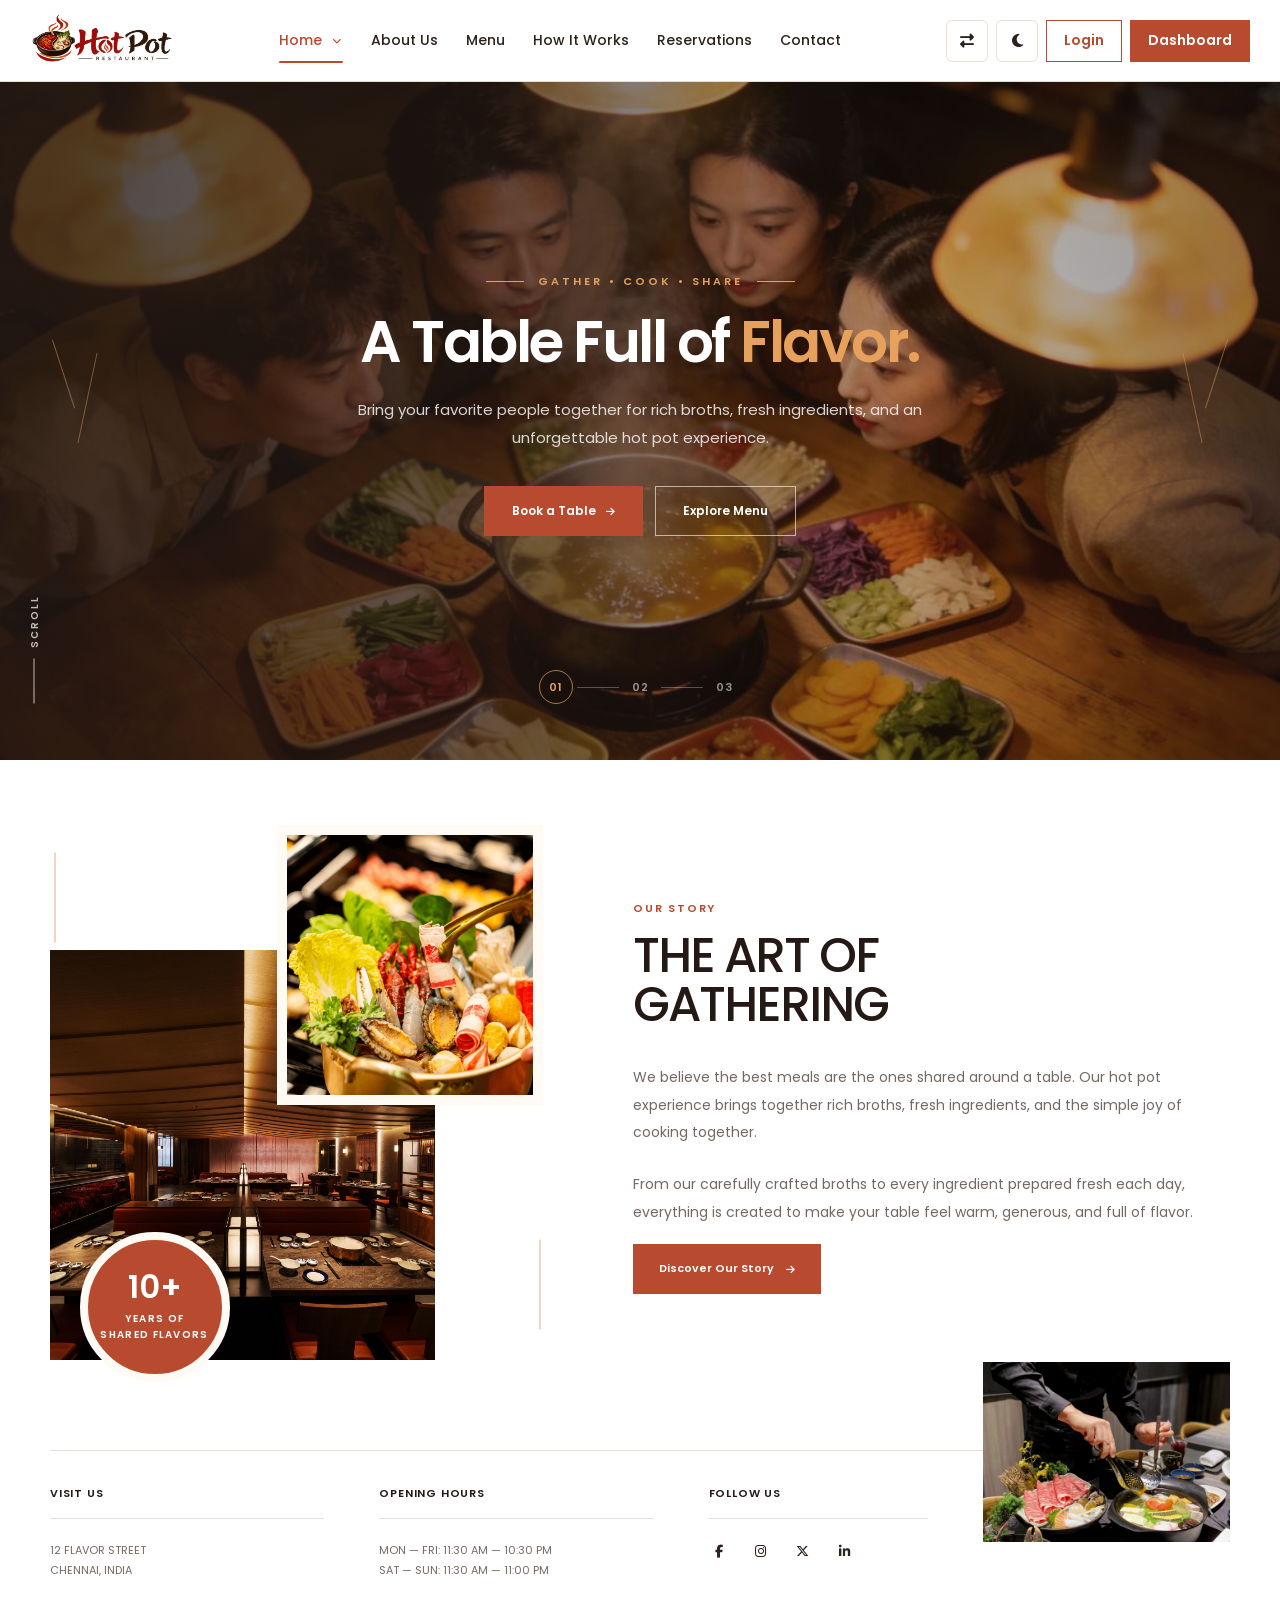
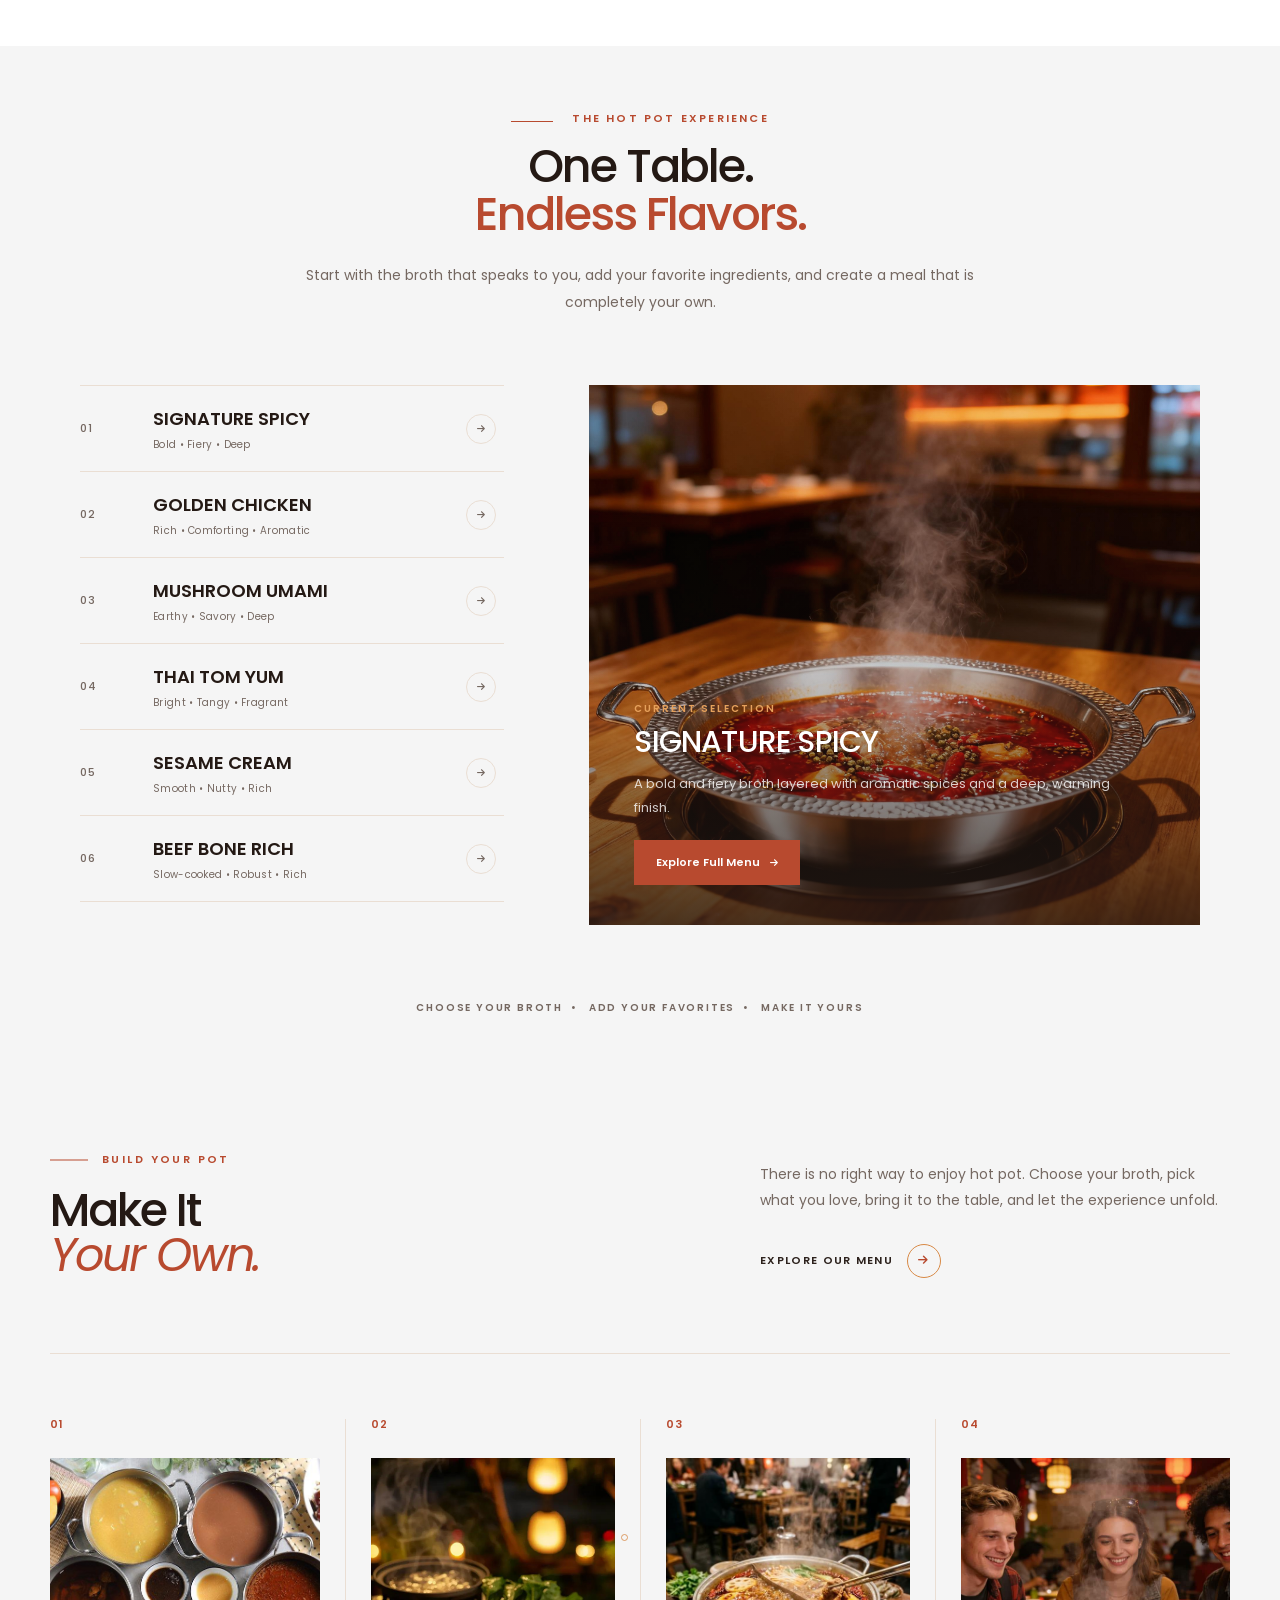
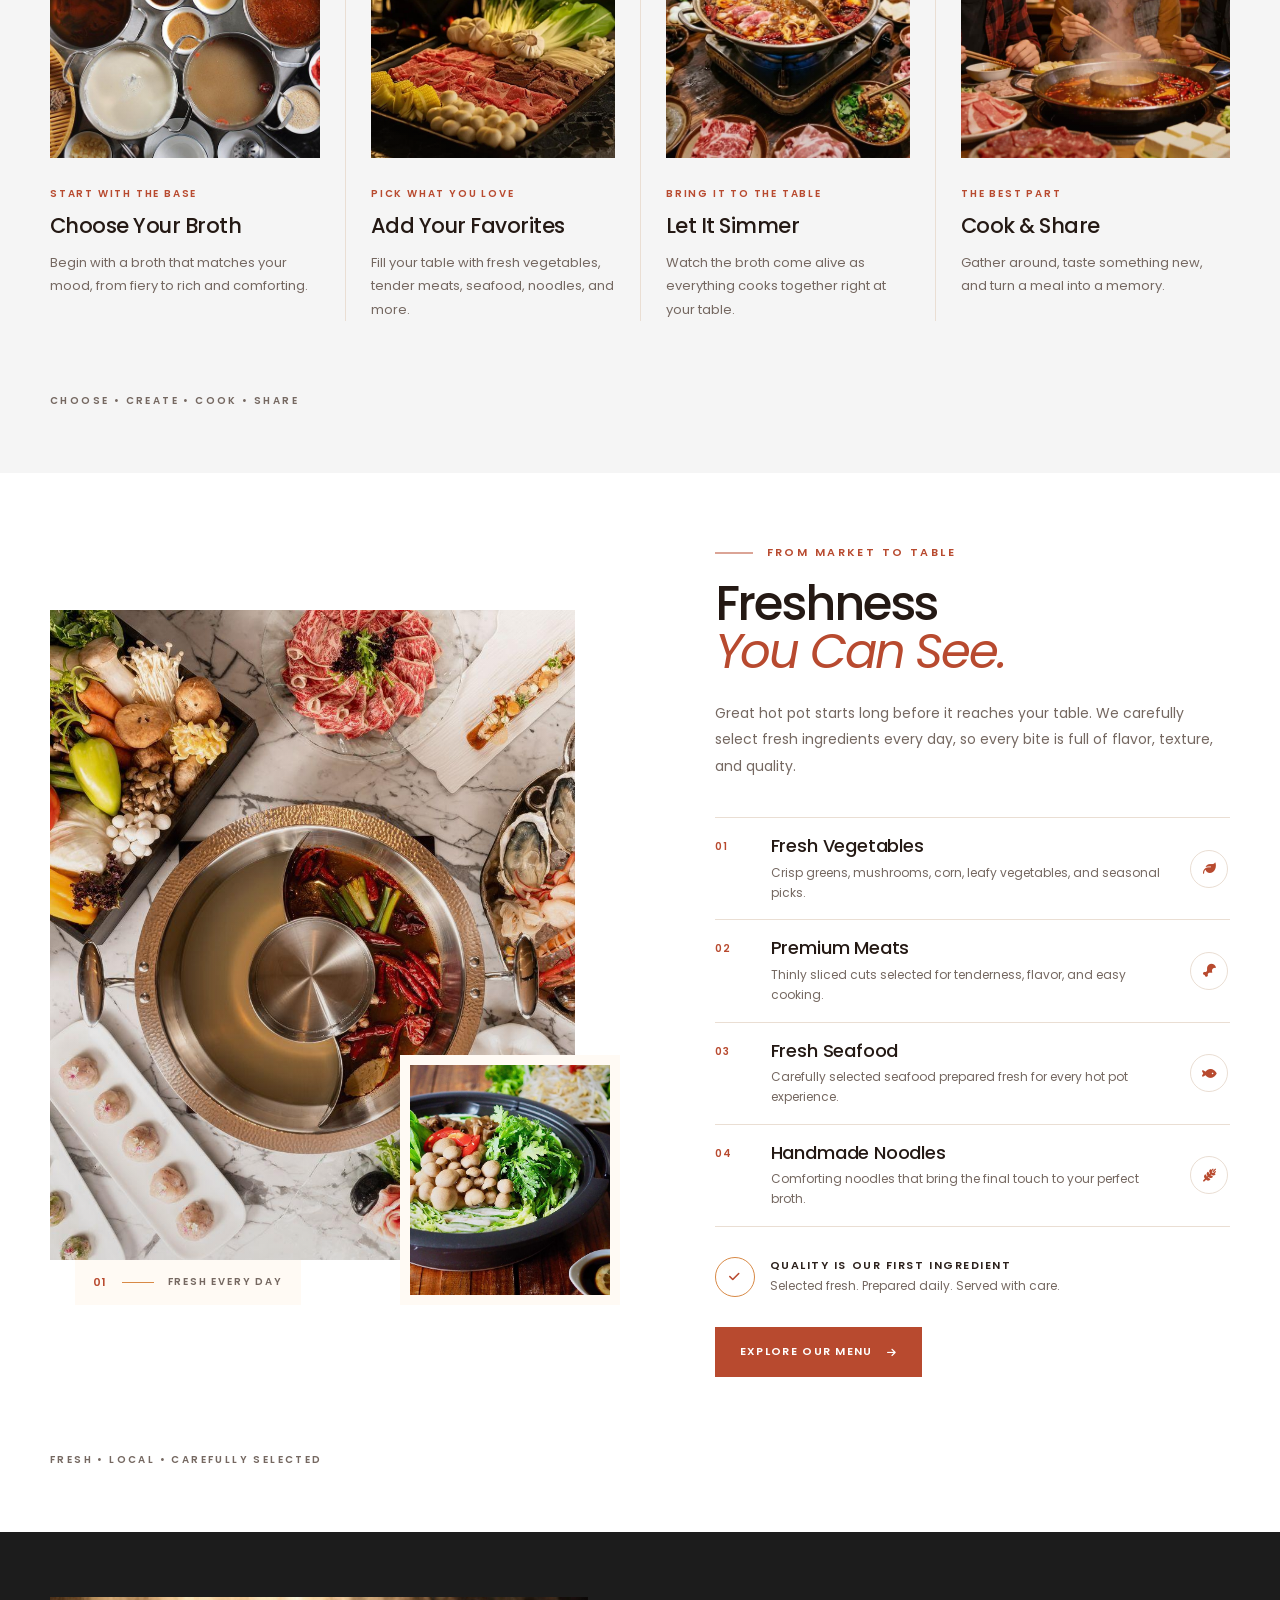
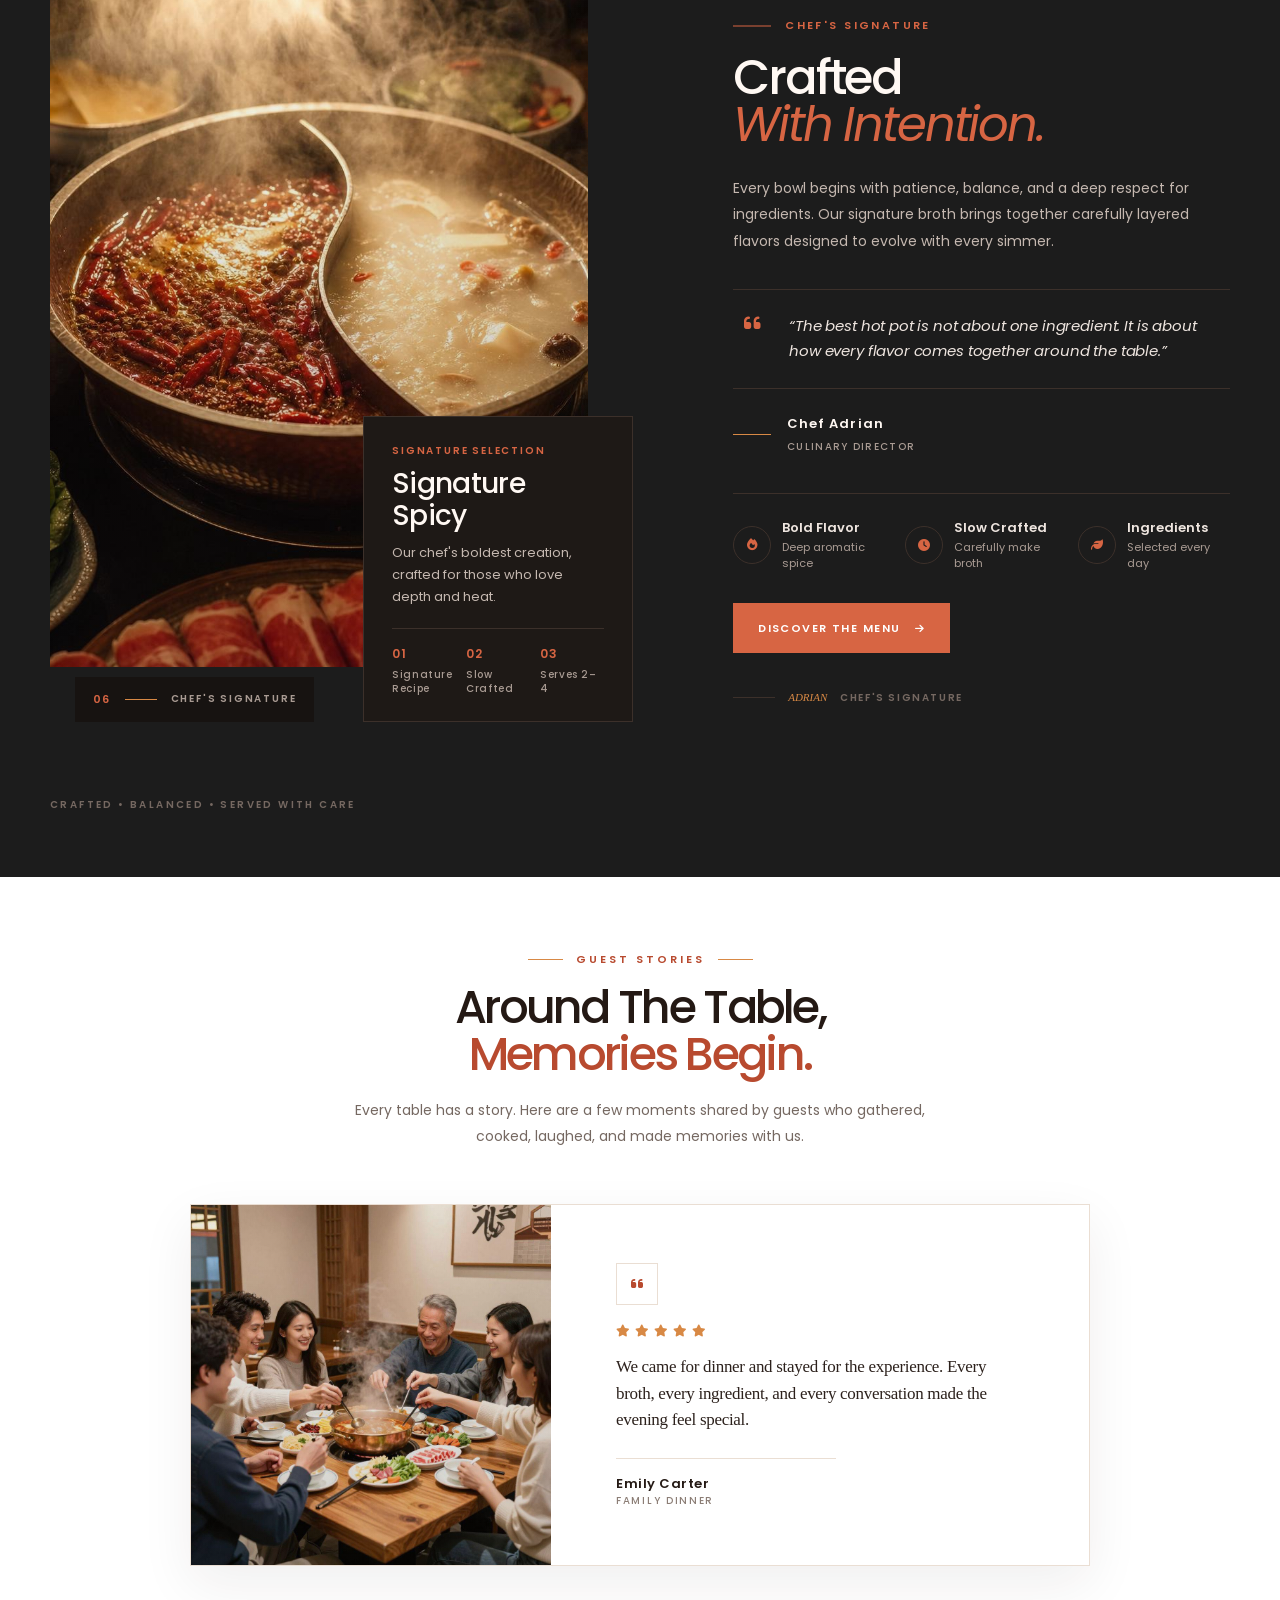
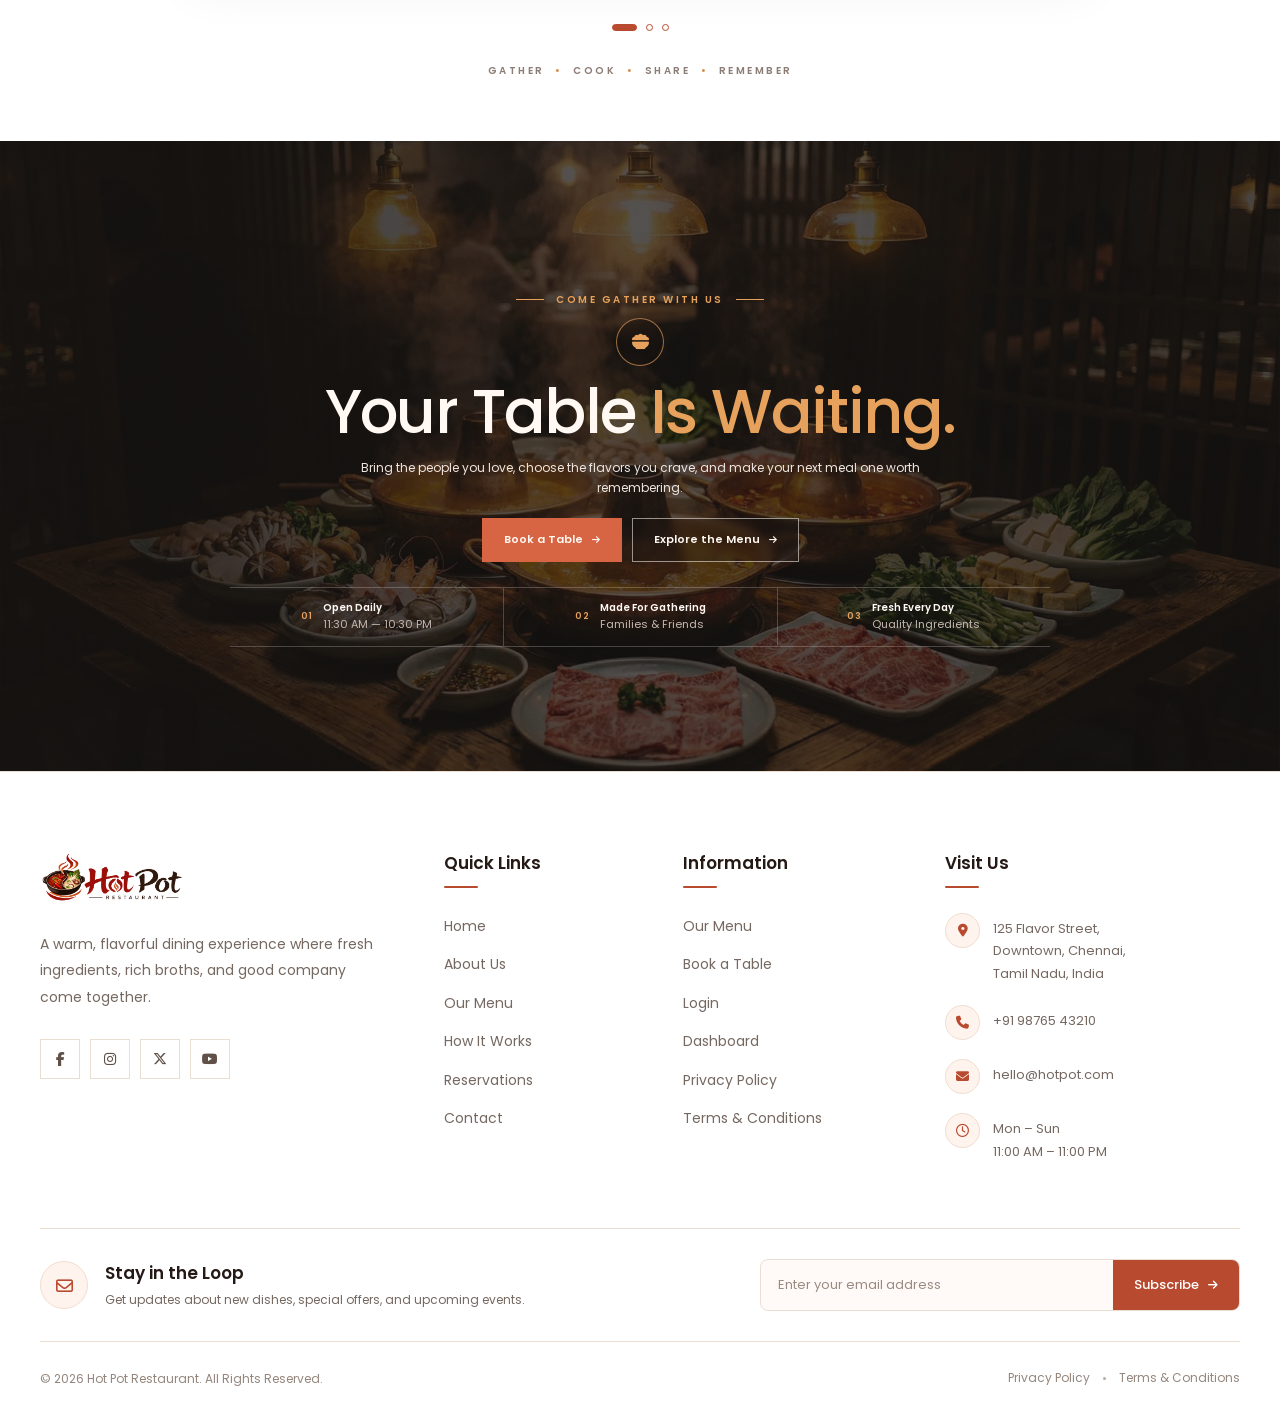
<file: home2.html>
<!DOCTYPE html>

<html lang="en">

<head>
  <meta charset="UTF-8">
  <meta name="viewport" content="width=device-width, initial-scale=1.0">
  <title>Hot Pot Restaurant | Gather, Cook & Share</title>

  <!-- Favicon -->

  <link rel="icon" type="image/png" href="images/logo-light.png">

  <!-- Google Fonts -->

  <link rel="preconnect" href="https://fonts.googleapis.com">
  <link rel="preconnect" href="https://fonts.gstatic.com" crossorigin>
  <link href="https://fonts.googleapis.com/css2?family=Poppins:wght@300;400;500;600;700;800&display=swap" rel="stylesheet">

  <!-- Font Awesome -->

  <link rel="stylesheet" href="https://cdnjs.cloudflare.com/ajax/libs/font-awesome/6.7.2/css/all.min.css">

  <!-- CSS -->

  <link rel="stylesheet" href="css/style.css">
  <link rel="stylesheet" href="css/responsive.css">
</head>

<body>

<!-- =========================================================
     HOT POT RESTAURANT
     PART 1 — HEADER HTML
========================================================= -->
<!-- =====================================================
         SITE HEADER
    ====================================================== -->

    <header
        class="site-header"
        id="siteHeader"
    >

        <div class="header-container">


            <!-- =================================================
                 LOGO
            ================================================== -->

            <a
                href="index.html"
                class="site-logo"
                aria-label="Hot Pot Restaurant Home"
            >

                <!-- Light Mode Logo -->
                <img
                    src="images/logo-light.png"
                    alt="Hot Pot Restaurant"
                    class="logo-dark"
                >

                <!-- Dark Mode Logo -->
                <img
                    src="images/logo-dark.png"
                    alt="Hot Pot Restaurant"
                    class="logo-light"
                >

            </a>


            <!-- =================================================
                 DESKTOP NAVIGATION
            ================================================== -->

            <nav
                class="main-navigation"
                id="mainNavigation"
                aria-label="Main Navigation"
            >

                <ul class="nav-menu">


                    <!-- =========================================
                         HOME
                    ========================================== -->

                    <li class="nav-item has-dropdown">

                        <a
                            href="#"
                            class="nav-link dropdown-toggle active"
                            aria-haspopup="true"
                        >

                            <span>
                                Home
                            </span>

                            <span
                                class="dropdown-icon"
                                aria-hidden="true"
                            >
                                <i class="fa-solid fa-chevron-down"></i>
                            </span>

                        </a>


                        <!-- HOME DROPDOWN -->

                        <ul class="dropdown-menu">

                            <li class="dropdown-item">

                                <a
                                    href="index.html"
                                    class="dropdown-link"
                                >
                                    Home 1
                                </a>

                            </li>


                            <li class="dropdown-item">

                                <a
                                    href="home2.html"
                                    class="dropdown-link active"
                                >
                                    Home 2
                                </a>

                            </li>

                        </ul>

                    </li>


                    <!-- =========================================
                         ABOUT US
                    ========================================== -->

                    <li class="nav-item">

                        <a
                            href="about.html"
                            class="nav-link"
                        >
                            About Us
                        </a>

                    </li>


                    <!-- =========================================
                         MENU
                    ========================================== -->

                    <li class="nav-item">

                        <a
                            href="menu.html"
                            class="nav-link"
                        >
                            Menu
                        </a>

                    </li>


                    <!-- =========================================
                         HOW IT WORKS
                    ========================================== -->

                    <li class="nav-item">

                        <a
                            href="how-it-works.html"
                            class="nav-link"
                        >
                            How It Works
                        </a>

                    </li>


                    <!-- =========================================
                         RESERVATIONS
                    ========================================== -->

                    <li class="nav-item">

                        <a
                            href="reservations.html"
                            class="nav-link"
                        >
                            Reservations
                        </a>

                    </li>


                    <!-- =========================================
                         CONTACT
                    ========================================== -->

                    <li class="nav-item">

                        <a
                            href="contact.html"
                            class="nav-link"
                        >
                            Contact
                        </a>

                    </li>

                </ul>

            </nav>


            <!-- =================================================
                 DESKTOP HEADER ACTIONS
            ================================================== -->

            <div class="header-actions">


                <!-- =============================================
                     RTL BUTTON
                ============================================== -->

                <button
    type="button"
    class="header-action-btn rtl-toggle"
    id="rtlToggle"
    aria-label="Toggle RTL mode"
    title="RTL Mode"
>
    <i class="fa-solid fa-right-left"></i>
</button>


                <!-- =============================================
                     DARK MODE BUTTON
                ============================================== -->

                <button
                    type="button"
                    class="header-action-btn dark-mode-toggle"
                    id="darkModeToggle"
                    aria-label="Toggle dark mode"
                    title="Dark Mode"
                >

                    <span
                        class="dark-mode-icon"
                        aria-hidden="true"
                    >
                        <i class="fa-solid fa-moon"></i>
                    </span>

                </button>


                <!-- =============================================
                     LOGIN
                ============================================== -->

                <a
                    href="login.html"
                    class="header-btn login-btn"
                >
                    Login
                </a>


                <!-- =============================================
                     DASHBOARD
                ============================================== -->

                <a
                    href="dashboard.html"
                    class="header-btn dashboard-btn"
                >
                    Dashboard
                </a>

            </div>


            <!-- =================================================
                 HAMBURGER BUTTON
            ================================================== -->

            <button
                type="button"
                class="hamburger-btn"
                id="hamburgerBtn"
                aria-label="Open navigation menu"
                aria-expanded="false"
                aria-controls="mobileMenu"
            >

                <span class="hamburger-line"></span>

                <span class="hamburger-line"></span>

                <span class="hamburger-line"></span>

            </button>

        </div>


        <!-- =====================================================
             MOBILE MENU
        ====================================================== -->

        <div
            class="mobile-menu"
            id="mobileMenu"
        >

            <div class="mobile-menu-inner">


                <!-- =================================================
                     MOBILE NAVIGATION
                ================================================== -->

                <nav
                    class="mobile-navigation"
                    aria-label="Mobile Navigation"
                >

                    <ul class="mobile-nav-menu">


                        <!-- =========================================
                             MOBILE HOME DROPDOWN
                        ========================================== -->

                        <li
                            class="mobile-nav-item mobile-has-dropdown"
                        >

                            <button
                                type="button"
                                class="mobile-nav-link mobile-dropdown-toggle active"
                                aria-expanded="false"
                                aria-haspopup="true"
                            >

                                <span>
                                    Home
                                </span>

                                <span
                                    class="mobile-dropdown-icon"
                                    aria-hidden="true"
                                >
                                    <i class="fa-solid fa-chevron-down"></i>
                                </span>

                            </button>


                            <!-- MOBILE HOME DROPDOWN -->

                            <ul class="mobile-dropdown-menu">

                                <li class="mobile-dropdown-item">

                                    <a
                                        href="index.html"
                                        class="mobile-dropdown-link"
                                    >
                                        Home 1
                                    </a>

                                </li>


                                <li class="mobile-dropdown-item">

                                    <a
                                        href="home2.html"
                                        class="mobile-dropdown-link active"
                                    >
                                        Home 2
                                    </a>

                                </li>

                            </ul>

                        </li>


                        <!-- =========================================
                             MOBILE ABOUT
                        ========================================== -->

                        <li class="mobile-nav-item">

                            <a
                                href="about.html"
                                class="mobile-nav-link"
                            >
                                About Us
                            </a>

                        </li>


                        <!-- =========================================
                             MOBILE MENU
                        ========================================== -->

                        <li class="mobile-nav-item">

                            <a
                                href="menu.html"
                                class="mobile-nav-link"
                            >
                                Menu
                            </a>

                        </li>


                        <!-- =========================================
                             MOBILE HOW IT WORKS
                        ========================================== -->

                        <li class="mobile-nav-item">

                            <a
                                href="how-it-works.html"
                                class="mobile-nav-link"
                            >
                                How It Works
                            </a>

                        </li>


                        <!-- =========================================
                             MOBILE RESERVATIONS
                        ========================================== -->

                        <li class="mobile-nav-item">

                            <a
                                href="reservations.html"
                                class="mobile-nav-link"
                            >
                                Reservations
                            </a>

                        </li>


                        <!-- =========================================
                             MOBILE CONTACT
                        ========================================== -->

                        <li class="mobile-nav-item">

                            <a
                                href="contact.html"
                                class="mobile-nav-link"
                            >
                                Contact
                            </a>

                        </li>

                    </ul>

                </nav>


                <!-- =================================================
                     MOBILE ACTIONS
                     ALL BUTTONS ARE INSIDE HAMBURGER
                ================================================== -->

                <div class="mobile-actions">


                    <!-- =============================================
                         RTL
                    ============================================== -->

                    <button
    type="button"
    class="mobile-action-btn mobile-rtl-toggle"
    id="mobileRtlToggle"
    aria-label="Toggle RTL mode"
    title="RTL Mode"
>
    <i class="fa-solid fa-right-left"></i>
</button>


                    <!-- =============================================
                         DARK MODE
                    ============================================== -->

                    <button
                        type="button"
                        class="mobile-action-btn mobile-dark-toggle"
                        id="mobileDarkModeToggle"
                        aria-label="Toggle dark mode"
                    >

                        <span
                            class="mobile-dark-icon"
                            aria-hidden="true"
                        >
                            <i class="fa-solid fa-moon"></i>
                        </span>

                        <span>
                            Dark Mode
                        </span>

                    </button>


                    <!-- =============================================
                         LOGIN
                    ============================================== -->

                    <a
                        href="login.html"
                        class="mobile-action-btn mobile-login-btn"
                    >
                        Login
                    </a>


                    <!-- =============================================
                         DASHBOARD
                    ============================================== -->

                    <a
                        href="dashboard.html"
                        class="mobile-action-btn mobile-dashboard-btn"
                    >
                        Dashboard
                    </a>

                </div>

            </div>

        </div>

    </header>


    <!-- =====================================================
         MAIN CONTENT
         Your Home page sections will start here.
    ====================================================== -->

    <main id="mainContent">
<!-- =========================================================
     HOME 2 — HERO SECTION
     3 SLIDES / BACKGROUND IMAGE SLIDER
========================================================= -->

<section class="home2-hero" id="home2Hero">

    <!-- =====================================================
         SLIDES
    ====================================================== -->

    <div class="home2-hero-slider" id="home2HeroSlider">

        <!-- =================================================
             SLIDE 01
        ================================================== -->

        <article class="home2-hero-slide active">

            <div class="home2-hero-background">
                <img
                    src="images/home2-hero-01.jpg"
                    alt="Friends enjoying a hot pot meal together"
                >
            </div>

            <div class="home2-hero-overlay"></div>

            <div class="home2-hero-content">

                <span class="home2-hero-eyebrow">
                    GATHER • COOK • SHARE
                </span>

                <h1 class="home2-hero-title">
                    A Table Full of
                    <span>Flavor.</span>
                </h1>

                <p class="home2-hero-description">
                    Bring your favorite people together for rich broths,
                    fresh ingredients, and an unforgettable hot pot experience.
                </p>

                <div class="home2-hero-buttons">

                    <a
                        href="reservations.html"
                        class="home2-hero-btn home2-hero-btn-primary"
                    >
                        <span>Book a Table</span>
                        <i class="fa-solid fa-arrow-right"></i>
                    </a>

                    <a
                        href="menu.html"
                        class="home2-hero-btn home2-hero-btn-secondary"
                    >
                        <span>Explore Menu</span>
                    </a>

                </div>

            </div>

        </article>


        <!-- =================================================
             SLIDE 02
        ================================================== -->

        <article class="home2-hero-slide">

            <div class="home2-hero-background">
                <img
                    src="images/home2-hero-02.jpg"
                    alt="Fresh ingredients prepared for hot pot"
                >
            </div>

            <div class="home2-hero-overlay"></div>

            <div class="home2-hero-content">

                <span class="home2-hero-eyebrow">
                    FRESH INGREDIENTS • BOLD BROTHS
                </span>

                <h2 class="home2-hero-title">
                    Choose Your
                    <span>Flavor.</span>
                </h2>

                <p class="home2-hero-description">
                    Discover carefully prepared broths, premium ingredients,
                    and endless combinations made your way at the table.
                </p>

                <div class="home2-hero-buttons">

                    <a
                        href="menu.html"
                        class="home2-hero-btn home2-hero-btn-primary"
                    >
                        <span>View Our Menu</span>
                        <i class="fa-solid fa-arrow-right"></i>
                    </a>

                    <a
                        href="how-it-works.html"
                        class="home2-hero-btn home2-hero-btn-secondary"
                    >
                        <span>How It Works</span>
                    </a>

                </div>

            </div>

        </article>


        <!-- =================================================
             SLIDE 03
        ================================================== -->

        <article class="home2-hero-slide">

            <div class="home2-hero-background">
                <img
                    src="images/home2-hero-03.jpg"
                    alt="Guests sharing a hot pot dining experience"
                >
            </div>

            <div class="home2-hero-overlay"></div>

            <div class="home2-hero-content">

                <span class="home2-hero-eyebrow">
                    MADE TO BE SHARED
                </span>

                <h2 class="home2-hero-title">
                    More Than a
                    <span>Meal.</span>
                </h2>

                <p class="home2-hero-description">
                    It's about gathering around one table, sharing every bite,
                    and creating moments that stay with you.
                </p>

                <div class="home2-hero-buttons">

                    <a
                        href="reservations.html"
                        class="home2-hero-btn home2-hero-btn-primary"
                    >
                        <span>Reserve Your Table</span>
                        <i class="fa-solid fa-arrow-right"></i>
                    </a>

                    <a
                        href="about.html"
                        class="home2-hero-btn home2-hero-btn-secondary"
                    >
                        <span>Our Story</span>
                    </a>

                </div>

            </div>

        </article>

    </div>


    <!-- =====================================================
         HERO PAGINATION
         01 — 02 — 03
    ====================================================== -->

    <div
        class="home2-hero-pagination"
        id="home2HeroPagination"
        aria-label="Hero slides"
    >

        <button
            type="button"
            class="home2-hero-pagination-item active"
            data-slide="0"
            aria-label="Show slide 1"
            aria-current="true"
        >
            <span>01</span>
        </button>

        <span
            class="home2-hero-pagination-line"
            aria-hidden="true"
        ></span>

        <button
            type="button"
            class="home2-hero-pagination-item"
            data-slide="1"
            aria-label="Show slide 2"
        >
            <span>02</span>
        </button>

        <span
            class="home2-hero-pagination-line"
            aria-hidden="true"
        ></span>

        <button
            type="button"
            class="home2-hero-pagination-item"
            data-slide="2"
            aria-label="Show slide 3"
        >
            <span>03</span>
        </button>

    </div>


    <!-- =====================================================
         SCROLL INDICATOR
    ====================================================== -->

    <a
        href="#home2About"
        class="home2-hero-scroll"
        aria-label="Scroll to next section"
    >
        <span class="home2-hero-scroll-line"></span>
        <span class="home2-hero-scroll-text">SCROLL</span>
    </a>


    <!-- =====================================================
         DECORATIVE ELEMENTS
    ====================================================== -->

    <div
        class="home2-hero-decoration home2-hero-decoration-left"
        aria-hidden="true"
    >
        <span></span>
        <span></span>
    </div>

    <div
        class="home2-hero-decoration home2-hero-decoration-right"
        aria-hidden="true"
    >
        <span></span>
        <span></span>
    </div>

</section>
<! =========================================================
   HOME 2 — SECTION 2
   THE ART OF GATHERING
   PART 1 — HTML
========================================================= !>

<section class="home2-story" id="home2About">

    <!-- =====================================================
         MAIN STORY CONTAINER
    ====================================================== -->

    <div class="home2-story-container">


        <!-- =================================================
             LEFT — IMAGE COMPOSITION
        ================================================== -->

        <div class="home2-story-visual">

            <!-- Main Food Image -->

            <div class="home2-story-main-image">
                <img
                    src="images/home2-about-main.jpg"
                    alt="Fresh ingredients prepared for a hot pot meal"
                >
            </div>


            <!-- Overlapping Restaurant Image -->

            <div class="home2-story-small-image">
                <img
                    src="images/home2-about-small.jpg"
                    alt="Warm and elegant hot pot restaurant interior"
                >
            </div>


            <!-- Experience Badge -->

            <div class="home2-story-experience">

                <span class="home2-story-experience-number">
                    10+
                </span>

                <span class="home2-story-experience-text">
                    YEARS OF<br>
                    SHARED FLAVORS
                </span>

            </div>


            <!-- Decorative Lines -->

            <span
                class="home2-story-visual-line home2-story-visual-line-one"
                aria-hidden="true"
            ></span>

            <span
                class="home2-story-visual-line home2-story-visual-line-two"
                aria-hidden="true"
            ></span>

        </div>


        <!-- =================================================
             RIGHT — STORY CONTENT
        ================================================== -->

        <div class="home2-story-content">


            <!-- Eyebrow -->

            <div class="home2-story-heading-row">

                <span class="home2-story-eyebrow">
                    OUR STORY
                </span>

            </div>


            <!-- Vertical Accent Line -->

            <span
                class="home2-story-heading-line"
                aria-hidden="true"
            ></span>


            <!-- Main Heading -->

            <h2 class="home2-story-title">
                THE ART OF
                <span>GATHERING</span>
            </h2>


            <!-- Story Text -->

            <div class="home2-story-description">

                <p>
                    We believe the best meals are the ones shared around
                    a table. Our hot pot experience brings together rich
                    broths, fresh ingredients, and the simple joy of
                    cooking together.
                </p>

                <p>
                    From our carefully crafted broths to every ingredient
                    prepared fresh each day, everything is created to make
                    your table feel warm, generous, and full of flavor.
                </p>

            </div>


            <!-- CTA -->

            <a
                href="about.html"
                class="home2-story-button"
            >
                <span>Discover Our Story</span>

                <i class="fa-solid fa-arrow-right"></i>
            </a>


        </div>

    </div>


    <!-- =====================================================
         BOTTOM INFORMATION ROW
    ====================================================== -->

    <div class="home2-story-information">


        <!-- Visit Us -->

        <div class="home2-story-info-item">

            <h3>
                VISIT US
            </h3>

            <span class="home2-story-info-line"></span>

            <p>
                12 FLAVOR STREET<br>
                CHENNAI, INDIA
            </p>

        </div>


        <!-- Opening Hours -->

        <div class="home2-story-info-item">

            <h3>
                OPENING HOURS
            </h3>

            <span class="home2-story-info-line"></span>

            <p>
                MON — FRI: 11:30 AM — 10:30 PM<br>
                SAT — SUN: 11:30 AM — 11:00 PM
            </p>

        </div>


        <!-- Follow Us -->

        <div class="home2-story-info-item">

            <h3>
                FOLLOW US
            </h3>

            <span class="home2-story-info-line"></span>

            <div class="home2-story-social">

                <a
                    href="#"
                    aria-label="Facebook"
                >
                    <i class="fa-brands fa-facebook-f"></i>
                </a>

                <a
                    href="#"
                    aria-label="Instagram"
                >
                    <i class="fa-brands fa-instagram"></i>
                </a>

                <a
                    href="#"
                    aria-label="Twitter"
                >
                    <i class="fa-brands fa-x-twitter"></i>
                </a>

                <a
                    href="#"
                    aria-label="LinkedIn"
                >
                    <i class="fa-brands fa-linkedin-in"></i>
                </a>

            </div>

        </div>


        <!-- Small Food Image -->

        <div class="home2-story-bottom-image">

            <img
                src="images/home2-about-food.jpg"
                alt="Beautifully prepared hot pot ingredients"
            >

        </div>

    </div>

</section>
<! =========================================================
   HOME 2 — SECTION 3
   THE HOT POT EXPERIENCE
   PART 1 — HTML
========================================================= !>

<section class="home2-experience" id="home2Experience">

    <!-- =====================================================
         SECTION HEADER
    ====================================================== -->

    <div class="home2-experience-container">

        <div class="home2-experience-intro">

            <span class="home2-experience-eyebrow">
                THE HOT POT EXPERIENCE
            </span>

            <h2 class="home2-experience-title">
                One Table.
                <span>Endless Flavors.</span>
            </h2>

            <p class="home2-experience-intro-text">
                Start with the broth that speaks to you, add your
                favorite ingredients, and create a meal that is
                completely your own.
            </p>

        </div>


        <!-- =================================================
             EXPERIENCE CONTENT
        ================================================== -->

        <div class="home2-experience-layout">


            <!-- =============================================
                 LEFT — BROTH SELECTOR
            ============================================== -->

            <div
                class="home2-experience-list"
                id="home2ExperienceList"
            >

                <!-- =========================================
                     BROTH 01
                ========================================== -->

                <button
                    type="button"
                    class="home2-experience-item"
                    data-index="0"
                    data-title="Signature Spicy"
                    data-description="A bold and fiery broth layered with aromatic spices and a deep, warming finish."
                    data-image="images/home2-experience-01.jpg"
                    aria-label="Show Signature Spicy broth"
                    aria-current="true"
                >

                    <span class="home2-experience-number">
                        01
                    </span>

                    <span class="home2-experience-item-content">

                        <strong>
                            Signature Spicy
                        </strong>

                        <small>
                            Bold • Fiery • Deep
                        </small>

                    </span>

                    <span class="home2-experience-arrow">
                        <i class="fa-solid fa-arrow-right"></i>
                    </span>

                </button>


                <!-- =========================================
                     BROTH 02
                ========================================== -->

                <button
                    type="button"
                    class="home2-experience-item"
                    data-index="1"
                    data-title="Golden Chicken"
                    data-description="A comforting golden broth simmered with aromatic herbs for a rich and satisfying taste."
                    data-image="images/home2-experience-02.jpg"
                    aria-label="Show Golden Chicken broth"
                >

                    <span class="home2-experience-number">
                        02
                    </span>

                    <span class="home2-experience-item-content">

                        <strong>
                            Golden Chicken
                        </strong>

                        <small>
                            Rich • Comforting • Aromatic
                        </small>

                    </span>

                    <span class="home2-experience-arrow">
                        <i class="fa-solid fa-arrow-right"></i>
                    </span>

                </button>


                <!-- =========================================
                     BROTH 03
                ========================================== -->

                <button
                    type="button"
                    class="home2-experience-item"
                    data-index="2"
                    data-title="Mushroom Umami"
                    data-description="An earthy, savory broth filled with deep mushroom flavor and a smooth umami finish."
                    data-image="images/home2-experience-03.jpg"
                    aria-label="Show Mushroom Umami broth"
                >

                    <span class="home2-experience-number">
                        03
                    </span>

                    <span class="home2-experience-item-content">

                        <strong>
                            Mushroom Umami
                        </strong>

                        <small>
                            Earthy • Savory • Deep
                        </small>

                    </span>

                    <span class="home2-experience-arrow">
                        <i class="fa-solid fa-arrow-right"></i>
                    </span>

                </button>


                <!-- =========================================
                     BROTH 04
                ========================================== -->

                <button
                    type="button"
                    class="home2-experience-item"
                    data-index="3"
                    data-title="Thai Tom Yum"
                    data-description="A bright and fragrant broth combining citrus, herbs, spice, and a refreshing tang."
                    data-image="images/home2-experience-04.jpg"
                    aria-label="Show Thai Tom Yum broth"
                >

                    <span class="home2-experience-number">
                        04
                    </span>

                    <span class="home2-experience-item-content">

                        <strong>
                            Thai Tom Yum
                        </strong>

                        <small>
                            Bright • Tangy • Fragrant
                        </small>

                    </span>

                    <span class="home2-experience-arrow">
                        <i class="fa-solid fa-arrow-right"></i>
                    </span>

                </button>


                <!-- =========================================
                     BROTH 05
                ========================================== -->

                <button
                    type="button"
                    class="home2-experience-item"
                    data-index="4"
                    data-title="Sesame Cream"
                    data-description="A smooth and creamy broth with toasted sesame notes and a delicate nutty richness."
                    data-image="images/home2-experience-05.jpg"
                    aria-label="Show Sesame Cream broth"
                >

                    <span class="home2-experience-number">
                        05
                    </span>

                    <span class="home2-experience-item-content">

                        <strong>
                            Sesame Cream
                        </strong>

                        <small>
                            Smooth • Nutty • Rich
                        </small>

                    </span>

                    <span class="home2-experience-arrow">
                        <i class="fa-solid fa-arrow-right"></i>
                    </span>

                </button>


                <!-- =========================================
                     BROTH 06
                ========================================== -->

                <button
                    type="button"
                    class="home2-experience-item"
                    data-index="5"
                    data-title="Beef Bone Rich"
                    data-description="A slow-simmered beef bone broth with a robust body and wonderfully rich finish."
                    data-image="images/home2-experience-06.jpg"
                    aria-label="Show Beef Bone Rich broth"
                    >
                    
                    <span class="home2-experience-number">
                        06
                    </span>

                    <span class="home2-experience-item-content">

                        <strong>
                            Beef Bone Rich
                        </strong>

                        <small>
                            Slow-cooked • Robust • Rich
                        </small>

                    </span>

                    <span class="home2-experience-arrow">
                        <i class="fa-solid fa-arrow-right"></i>
                    </span>

                </button>

            </div>


            <!-- =============================================
                 RIGHT — FEATURED BROTH
            ============================================== -->

            <div class="home2-experience-featured">


                <!-- Image -->

                <div class="home2-experience-image">

                    <img
                        id="home2ExperienceImage"
                        src="images/home2-experience-01.jpg"
                        alt="Signature Spicy hot pot broth"
                    >

                </div>


                <!-- Floating Information -->

                <div class="home2-experience-featured-info">

                    <span class="home2-experience-featured-label">
                        CURRENT SELECTION
                    </span>

                    <h3
                        class="home2-experience-featured-title"
                        id="home2ExperienceTitle"
                    >
                        Signature Spicy
                    </h3>

                    <p
                        class="home2-experience-featured-description"
                        id="home2ExperienceDescription"
                    >
                        A bold and fiery broth layered with aromatic
                        spices and a deep, warming finish.
                    </p>

                    <a
                        href="menu.html"
                        class="home2-experience-button"
                    >
                        <span>Explore Full Menu</span>
                        <i class="fa-solid fa-arrow-right"></i>
                    </a>

                </div>


                

            </div>

        </div>


        <!-- =================================================
             BOTTOM STATEMENT
        ================================================== -->

        <div class="home2-experience-bottom">

            <span class="home2-experience-bottom-line"></span>

            <p>
                CHOOSE YOUR BROTH&nbsp;&nbsp;•&nbsp;&nbsp;
                ADD YOUR FAVORITES&nbsp;&nbsp;•&nbsp;&nbsp;
                MAKE IT YOURS
            </p>

            <span class="home2-experience-bottom-line"></span>

        </div>

    </div>

</section>
<!-- ============================================================
     HOME 2 — SECTION 4
     BUILD YOUR POT
============================================================ -->

<section class="home2-build-pot" id="home2BuildPot">

    <div class="home2-build-pot-container">

        <!-- =====================================================
             SECTION INTRO
        ====================================================== -->

        <div class="home2-build-pot-intro">

            <div class="home2-build-pot-intro-left">

                <span class="home2-build-pot-eyebrow">
                    BUILD YOUR POT
                </span>

                <h2 class="home2-build-pot-title">
                    Make It
                    <span>Your Own.</span>
                </h2>

            </div>

            <div class="home2-build-pot-intro-right">

                <p class="home2-build-pot-intro-text">
                    There is no right way to enjoy hot pot.
                    Choose your broth, pick what you love,
                    bring it to the table, and let the experience unfold.
                </p>

                <a href="menu.html" class="home2-build-pot-intro-link">
                    <span>Explore Our Menu</span>
                    <i class="fa-solid fa-arrow-right"></i>
                </a>

            </div>

        </div>


        <!-- =====================================================
             STEPS
        ====================================================== -->

        <div class="home2-build-pot-steps">


            <!-- =================================================
                 STEP 01
            ================================================== -->

            <article class="home2-build-pot-step">

                <div class="home2-build-pot-step-top">

                    <span class="home2-build-pot-step-number">
                        01
                    </span>

                    <span class="home2-build-pot-step-line"></span>

                </div>

                <div class="home2-build-pot-step-image">

                    <img
                        src="images/home2-build-pot-01.jpg"
                        alt="Choosing a hot pot broth"
                    >

                </div>

                <div class="home2-build-pot-step-content">

                    <span class="home2-build-pot-step-label">
                        START WITH THE BASE
                    </span>

                    <h3>
                        Choose Your Broth
                    </h3>

                    <p>
                        Begin with a broth that matches your mood,
                        from fiery to rich and comforting.
                    </p>

                </div>

            </article>


            <!-- =================================================
                 STEP 02
            ================================================== -->

            <article class="home2-build-pot-step">

                <div class="home2-build-pot-step-top">

                    <span class="home2-build-pot-step-number">
                        02
                    </span>

                    <span class="home2-build-pot-step-line"></span>

                </div>

                <div class="home2-build-pot-step-image">

                    <img
                        src="images/home2-build-pot-02.jpg"
                        alt="Fresh ingredients for hot pot"
                    >

                </div>

                <div class="home2-build-pot-step-content">

                    <span class="home2-build-pot-step-label">
                        PICK WHAT YOU LOVE
                    </span>

                    <h3>
                        Add Your Favorites
                    </h3>

                    <p>
                        Fill your table with fresh vegetables,
                        tender meats, seafood, noodles, and more.
                    </p>

                </div>

            </article>


            <!-- =================================================
                 STEP 03
            ================================================== -->

            <article class="home2-build-pot-step">

                <div class="home2-build-pot-step-top">

                    <span class="home2-build-pot-step-number">
                        03
                    </span>

                    <span class="home2-build-pot-step-line"></span>

                </div>

                <div class="home2-build-pot-step-image">

                    <img
                        src="images/home2-build-pot-03.jpg"
                        alt="Hot pot served at the table"
                    >

                </div>

                <div class="home2-build-pot-step-content">

                    <span class="home2-build-pot-step-label">
                        BRING IT TO THE TABLE
                    </span>

                    <h3>
                        Let It Simmer
                    </h3>

                    <p>
                        Watch the broth come alive as everything
                        cooks together right at your table.
                    </p>

                </div>

            </article>


            <!-- =================================================
                 STEP 04
            ================================================== -->

            <article class="home2-build-pot-step">

                <div class="home2-build-pot-step-top">

                    <span class="home2-build-pot-step-number">
                        04
                    </span>

                    <span class="home2-build-pot-step-line"></span>

                </div>

                <div class="home2-build-pot-step-image">

                    <img
                        src="images/home2-build-pot-04.jpg"
                        alt="Friends enjoying hot pot together"
                    >

                </div>

                <div class="home2-build-pot-step-content">

                    <span class="home2-build-pot-step-label">
                        THE BEST PART
                    </span>

                    <h3>
                        Cook &amp; Share
                    </h3>

                    <p>
                        Gather around, taste something new,
                        and turn a meal into a memory.
                    </p>

                </div>

            </article>


        </div>


        <!-- =====================================================
             BOTTOM STATEMENT
        ====================================================== -->

        <div class="home2-build-pot-bottom">

            <span class="home2-build-pot-bottom-line"></span>

            <p>
                CHOOSE • CREATE • COOK • SHARE
            </p>

            <span class="home2-build-pot-bottom-line"></span>

        </div>

    </div>

</section>
<!-- ============================================================
     HOME 2 — SECTION 5
     FROM MARKET TO TABLE
============================================================ -->

<section class="home2-market-table" id="home2MarketTable">

    <div class="home2-market-table-container">


        <!-- =====================================================
             MAIN VISUAL
        ====================================================== -->

        <div class="home2-market-table-visual">

            <div class="home2-market-table-image">

                <img
                    src="images/home2-market-table-main.jpg"
                    alt="Fresh ingredients prepared for hot pot"
                >

            </div>


            <!-- =================================================
                 IMAGE LABEL
            ================================================== -->

            <div class="home2-market-table-image-label">

                <span class="home2-market-table-label-number">
                    01
                </span>

                <span class="home2-market-table-label-line"></span>

                <span class="home2-market-table-label-text">
                    FRESH EVERY DAY
                </span>

            </div>


            <!-- =================================================
                 SMALL OVERLAY IMAGE
            ================================================== -->

            <div class="home2-market-table-small-image">

                <img
                    src="images/home2-market-table-small.jpg"
                    alt="Fresh vegetables and herbs"
                >

            </div>

        </div>


        <!-- =====================================================
             EDITORIAL CONTENT
        ====================================================== -->

        <div class="home2-market-table-content">


            <!-- =================================================
                 EYEBROW
            ================================================== -->

            <span class="home2-market-table-eyebrow">
                FROM MARKET TO TABLE
            </span>


            <!-- =================================================
                 TITLE
            ================================================== -->

            <h2 class="home2-market-table-title">

                Freshness
                <span>You Can See.</span>

            </h2>


            <!-- =================================================
                 DESCRIPTION
            ================================================== -->

            <p class="home2-market-table-description">
                Great hot pot starts long before it reaches your
                table. We carefully select fresh ingredients every
                day, so every bite is full of flavor, texture, and
                quality.
            </p>


            <!-- =================================================
                 INGREDIENT LIST
            ================================================== -->

            <div class="home2-market-table-ingredients">


                <!-- INGREDIENT 01 -->

                <div class="home2-market-table-ingredient">

                    <span class="home2-market-table-ingredient-number">
                        01
                    </span>

                    <div class="home2-market-table-ingredient-info">

                        <h3>
                            Fresh Vegetables
                        </h3>

                        <p>
                            Crisp greens, mushrooms, corn,
                            leafy vegetables, and seasonal picks.
                        </p>

                    </div>

                    <span class="home2-market-table-ingredient-icon">
                        <i class="fa-solid fa-leaf"></i>
                    </span>

                </div>


                <!-- INGREDIENT 02 -->

                <div class="home2-market-table-ingredient">

                    <span class="home2-market-table-ingredient-number">
                        02
                    </span>

                    <div class="home2-market-table-ingredient-info">

                        <h3>
                            Premium Meats
                        </h3>

                        <p>
                            Thinly sliced cuts selected for
                            tenderness, flavor, and easy cooking.
                        </p>

                    </div>

                    <span class="home2-market-table-ingredient-icon">
                        <i class="fa-solid fa-drumstick-bite"></i>
                    </span>

                </div>


                <!-- INGREDIENT 03 -->

                <div class="home2-market-table-ingredient">

                    <span class="home2-market-table-ingredient-number">
                        03
                    </span>

                    <div class="home2-market-table-ingredient-info">

                        <h3>
                            Fresh Seafood
                        </h3>

                        <p>
                            Carefully selected seafood prepared
                            fresh for every hot pot experience.
                        </p>

                    </div>

                    <span class="home2-market-table-ingredient-icon">
                        <i class="fa-solid fa-fish"></i>
                    </span>

                </div>


                <!-- INGREDIENT 04 -->

                <div class="home2-market-table-ingredient">

                    <span class="home2-market-table-ingredient-number">
                        04
                    </span>

                    <div class="home2-market-table-ingredient-info">

                        <h3>
                            Handmade Noodles
                        </h3>

                        <p>
                            Comforting noodles that bring the
                            final touch to your perfect broth.
                        </p>

                    </div>

                    <span class="home2-market-table-ingredient-icon">
                        <i class="fa-solid fa-wheat-awn"></i>
                    </span>

                </div>


            </div>


            <!-- =================================================
                 QUALITY STATEMENT
            ================================================== -->

            <div class="home2-market-table-quality">

                <span class="home2-market-table-quality-icon">
                    <i class="fa-solid fa-check"></i>
                </span>

                <div class="home2-market-table-quality-text">

                    <strong>
                        QUALITY IS OUR FIRST INGREDIENT
                    </strong>

                    <p>
                        Selected fresh. Prepared daily. Served with care.
                    </p>

                </div>

            </div>


            <!-- =================================================
                 CTA
            ================================================== -->

            <a
                href="menu.html"
                class="home2-market-table-button"
            >

                <span>
                    Explore Our Menu
                </span>

                <i class="fa-solid fa-arrow-right"></i>

            </a>


        </div>


    </div>


    <!-- =========================================================
         BOTTOM EDITORIAL STATEMENT
    ========================================================== -->

    <div class="home2-market-table-bottom">

        <span class="home2-market-table-bottom-line"></span>

        <p>
            FRESH • LOCAL • CAREFULLY SELECTED
        </p>

        <span class="home2-market-table-bottom-line"></span>

    </div>

</section>
<!-- ============================================================
     HOME 2 — SECTION 6
     CHEF'S SIGNATURE
============================================================ -->

<section class="home2-chef-signature" id="home2ChefSignature">

    <div class="home2-chef-signature-container">


        <!-- =====================================================
             IMAGE AREA
        ====================================================== -->

        <div class="home2-chef-signature-visual">

            <div class="home2-chef-signature-image">

                <img
                    src="images/home2-chef-signature.jpg"
                    alt="Chef's signature hot pot dish"
                >

            </div>


            <!-- =================================================
                 IMAGE NUMBER
            ================================================== -->

            <div class="home2-chef-signature-image-mark">

                <span class="home2-chef-signature-image-number">
                    06
                </span>

                <span class="home2-chef-signature-image-line"></span>

                <span class="home2-chef-signature-image-text">
                    CHEF'S SIGNATURE
                </span>

            </div>


            <!-- =================================================
                 FLOATING DETAIL PANEL
            ================================================== -->

            <div class="home2-chef-signature-detail">

                <span class="home2-chef-signature-detail-eyebrow">
                    SIGNATURE SELECTION
                </span>

                <h3>
                    Signature Spicy
                </h3>

                <p>
                    Our chef's boldest creation,
                    crafted for those who love depth and heat.
                </p>

                <div class="home2-chef-signature-detail-meta">

                    <span>
                        <strong>01</strong>
                        Signature Recipe
                    </span>

                    <span>
                        <strong>02</strong>
                        Slow Crafted
                    </span>

                    <span>
                        <strong>03</strong>
                        Serves 2–4
                    </span>

                </div>

            </div>

        </div>


        <!-- =====================================================
             CONTENT AREA
        ====================================================== -->

        <div class="home2-chef-signature-content">


            <!-- =================================================
                 EYEBROW
            ================================================== -->

            <span class="home2-chef-signature-eyebrow">
                CHEF'S SIGNATURE
            </span>


            <!-- =================================================
                 TITLE
            ================================================== -->

            <h2 class="home2-chef-signature-title">

                Crafted
                <span>With Intention.</span>

            </h2>


            <!-- =================================================
                 INTRO
            ================================================== -->

            <p class="home2-chef-signature-intro">
                Every bowl begins with patience, balance,
                and a deep respect for ingredients. Our signature
                broth brings together carefully layered flavors
                designed to evolve with every simmer.
            </p>


            <!-- =================================================
                 CHEF STORY
            ================================================== -->

            <div class="home2-chef-signature-story">

                <div class="home2-chef-signature-story-mark">
                    <i class="fa-solid fa-quote-left"></i>
                </div>

                <p>
                    “The best hot pot is not about one ingredient.
                    It is about how every flavor comes together
                    around the table.”
                </p>

            </div>


            <!-- =================================================
                 CHEF INFORMATION
            ================================================== -->

            <div class="home2-chef-signature-chef">

                <div class="home2-chef-signature-chef-line"></div>

                <div class="home2-chef-signature-chef-info">

                    <strong>
                        Chef Adrian
                    </strong>

                    <span>
                        Culinary Director
                    </span>

                </div>

            </div>


            <!-- =================================================
                 SIGNATURE DETAILS
            ================================================== -->

            <div class="home2-chef-signature-features">

                <div class="home2-chef-signature-feature">

                    <span class="home2-chef-signature-feature-icon">
                        <i class="fa-solid fa-fire"></i>
                    </span>

                    <div>
                        <strong>
                            Bold Flavor
                        </strong>

                        <p>
                            Deep aromatic spice
                        </p>
                    </div>

                </div>


                <div class="home2-chef-signature-feature">

                    <span class="home2-chef-signature-feature-icon">
                        <i class="fa-solid fa-clock"></i>
                    </span>

                    <div>
                        <strong>
                            Slow Crafted
                        </strong>

                        <p>
                            Carefully make broth
                        </p>
                    </div>

                </div>


                <div class="home2-chef-signature-feature">

                    <span class="home2-chef-signature-feature-icon">
                        <i class="fa-solid fa-leaf"></i>
                    </span>

                    <div>
                        <strong>
                            Ingredients
                        </strong>

                        <p>
                            Selected every day
                        </p>
                    </div>

                </div>

            </div>


            <!-- =================================================
                 CTA
            ================================================== -->

            <a
                href="menu.html"
                class="home2-chef-signature-button"
            >

                <span>
                    Discover The Menu
                </span>

                <i class="fa-solid fa-arrow-right"></i>

            </a>


            <!-- =================================================
                 CHEF SIGNATURE
            ================================================== -->

            <div class="home2-chef-signature-signature">

                <span class="home2-chef-signature-signature-line"></span>

                <span class="home2-chef-signature-signature-text">
                    ADRIAN
                </span>

                <span class="home2-chef-signature-signature-role">
                    CHEF'S SIGNATURE
                </span>

            </div>

        </div>

    </div>


    <!-- =========================================================
         BOTTOM EDITORIAL STATEMENT
    ========================================================== -->

    <div class="home2-chef-signature-bottom">

        <span class="home2-chef-signature-bottom-line"></span>

        <p>
            CRAFTED • BALANCED • SERVED WITH CARE
        </p>

        <span class="home2-chef-signature-bottom-line"></span>

    </div>

</section>
<!-- =========================================================
     HOME 2 — SECTION 8 : GUEST STORIES
========================================================= -->

<!-- =========================================================
     HOME 2 — GUEST STORIES
     PART 1 — HTML
========================================================= -->

<section class="gather-stories" id="gatherStories">

    <div class="gather-stories-container">

        <!-- =================================================
             SECTION HEADER
        ================================================== -->

        <div class="gather-stories-header">

            <span class="gather-stories-eyebrow">
                GUEST STORIES
            </span>

            <h2 class="gather-stories-title">
                Around The Table,
                <span>Memories Begin.</span>
            </h2>

            <p class="gather-stories-intro">
                Every table has a story. Here are a few moments
                shared by guests who gathered, cooked, laughed,
                and made memories with us.
            </p>

        </div>


        <!-- =================================================
             GUEST STORIES SLIDER
             ONE CENTER CARD AT A TIME
        ================================================== -->

        <div
            class="gather-stories-slider"
            id="gatherStoriesSlider"
        >


            <!-- =================================================
                 STORY 01
            ================================================== -->

            <article
                class="gather-story active"
                data-index="0"
            >

                <div class="gather-story-inner">

                    <!-- IMAGE -->

                    <div class="gather-story-image">

                        <img
                            src="images/home2-guest-01.jpg"
                            alt="Emily enjoying a hot pot dinner"
                        >

                    </div>


                    <!-- CONTENT -->

                    <div class="gather-story-content">

                        <div class="gather-story-quote-icon">
                            <i class="fa-solid fa-quote-left"></i>
                        </div>


                        <div class="gather-story-stars">

                            <i class="fa-solid fa-star"></i>
                            <i class="fa-solid fa-star"></i>
                            <i class="fa-solid fa-star"></i>
                            <i class="fa-solid fa-star"></i>
                            <i class="fa-solid fa-star"></i>

                        </div>


                        <p class="gather-story-quote">
                            We came for dinner and stayed for the
                            experience. Every broth, every ingredient,
                            and every conversation made the evening
                            feel special.
                        </p>


                        <div class="gather-story-customer">

                            <strong>
                                Emily Carter
                            </strong>

                            <span>
                                Family Dinner
                            </span>

                        </div>

                    </div>

                </div>

            </article>


            <!-- =================================================
                 STORY 02
            ================================================== -->

            <article
                class="gather-story"
                data-index="1"
            >

                <div class="gather-story-inner">

                    <!-- IMAGE -->

                    <div class="gather-story-image">

                        <img
                            src="images/home2-guest-02.jpg"
                            alt="Daniel enjoying a hot pot gathering"
                        >

                    </div>


                    <!-- CONTENT -->

                    <div class="gather-story-content">

                        <div class="gather-story-quote-icon">
                            <i class="fa-solid fa-quote-left"></i>
                        </div>


                        <div class="gather-story-stars">

                            <i class="fa-solid fa-star"></i>
                            <i class="fa-solid fa-star"></i>
                            <i class="fa-solid fa-star"></i>
                            <i class="fa-solid fa-star"></i>
                            <i class="fa-solid fa-star"></i>

                        </div>


                        <p class="gather-story-quote">
                            The perfect place for a night with friends.
                            We loved choosing different broths and
                            sharing everything around the table.
                        </p>


                        <div class="gather-story-customer">

                            <strong>
                                Daniel Morgan
                            </strong>

                            <span>
                                Friends Gathering
                            </span>

                        </div>

                    </div>

                </div>

            </article>


            <!-- =================================================
                 STORY 03
            ================================================== -->

            <article
                class="gather-story"
                data-index="2"
            >

                <div class="gather-story-inner">

                    <!-- IMAGE -->

                    <div class="gather-story-image">

                        <img
                            src="images/home2-guest-03.jpg"
                            alt="Sophia celebrating with friends"
                        >

                    </div>


                    <!-- CONTENT -->

                    <div class="gather-story-content">

                        <div class="gather-story-quote-icon">
                            <i class="fa-solid fa-quote-left"></i>
                        </div>


                        <div class="gather-story-stars">

                            <i class="fa-solid fa-star"></i>
                            <i class="fa-solid fa-star"></i>
                            <i class="fa-solid fa-star"></i>
                            <i class="fa-solid fa-star"></i>
                            <i class="fa-solid fa-star"></i>

                        </div>


                        <p class="gather-story-quote">
                            We celebrated a special evening here
                            and couldn't have asked for a better
                            atmosphere. Delicious food and wonderful
                            memories.
                        </p>


                        <div class="gather-story-customer">

                            <strong>
                                Sophia Williams
                            </strong>

                            <span>
                                Birthday Celebration
                            </span>

                        </div>

                    </div>

                </div>

            </article>


        </div>


        <!-- =================================================
             PAGINATION — 3 DOTS
        ================================================== -->

        <div
            class="gather-stories-pagination"
            id="gatherStoriesPagination"
            aria-label="Guest stories pagination"
        >

            <button
                type="button"
                class="gather-stories-dot active"
                data-index="0"
                aria-label="Guest story 1"
                aria-current="true"
            ></button>

            <button
                type="button"
                class="gather-stories-dot"
                data-index="1"
                aria-label="Guest story 2"
            ></button>

            <button
                type="button"
                class="gather-stories-dot"
                data-index="2"
                aria-label="Guest story 3"
            ></button>

        </div>


        <!-- =================================================
             BOTTOM EDITORIAL LINE
        ================================================== -->

        <div class="gather-stories-bottom">

            <span class="gather-stories-bottom-line"></span>

            <p>
                GATHER
                <b>•</b>
                COOK
                <b>•</b>
                SHARE
                <b>•</b>
                REMEMBER
            </p>

            <span class="gather-stories-bottom-line"></span>

        </div>

    </div>

</section>
<!-- =========================================================
     HOME 2 — SECTION 9 : COME GATHER WITH US
========================================================= -->

<section class="home2-final-cta" id="home2FinalCta">

    <!-- =====================================================
         BACKGROUND
    ====================================================== -->

    <div class="home2-final-cta-background">

        <img
            src="images/home2-final-cta.jpg"
            alt="Friends gathering around a hot pot table"
        >

        <div class="home2-final-cta-overlay"></div>

    </div>


    <!-- =====================================================
         DECORATIVE SIDE LINES
    ====================================================== -->

    <span class="home2-final-cta-side-line home2-final-cta-side-line-left"></span>

    <span class="home2-final-cta-side-line home2-final-cta-side-line-right"></span>


    <!-- =====================================================
         MAIN CONTENT
    ====================================================== -->

    <div class="home2-final-cta-container">

        <div class="home2-final-cta-content">

            <!-- EYEBROW -->

            <span class="home2-final-cta-eyebrow">
                COME GATHER WITH US
            </span>


            <!-- ICON -->

            <div class="home2-final-cta-icon">
                <i class="fa-solid fa-bowl-food"></i>
            </div>


            <!-- TITLE -->

            <h2 class="home2-final-cta-title">
                Your Table
                <span>Is Waiting.</span>
            </h2>


            <!-- DESCRIPTION -->

            <p class="home2-final-cta-description">
                Bring the people you love, choose the flavors
                you crave, and make your next meal one worth
                remembering.
            </p>


            <!-- BUTTONS -->

            <div class="home2-final-cta-buttons">

                <a
                    href="reservations.html"
                    class="home2-final-cta-button home2-final-cta-button-primary"
                >
                    <span>Book a Table</span>
                    <i class="fa-solid fa-arrow-right"></i>
                </a>


                <a
                    href="menu.html"
                    class="home2-final-cta-button home2-final-cta-button-secondary"
                >
                    <span>Explore the Menu</span>
                    <i class="fa-solid fa-arrow-right"></i>
                </a>

            </div>


            <!-- =================================================
                 INFORMATION ROW
            ================================================== -->

            <div class="home2-final-cta-details">

                <!-- ITEM 01 -->

                <div class="home2-final-cta-detail">

                    <span class="home2-final-cta-detail-number">
                        01
                    </span>

                    <div class="home2-final-cta-detail-content">

                        <strong>
                            Open Daily
                        </strong>

                        <span>
                            11:30 AM — 10:30 PM
                        </span>

                    </div>

                </div>


                <!-- ITEM 02 -->

                <div class="home2-final-cta-detail">

                    <span class="home2-final-cta-detail-number">
                        02
                    </span>

                    <div class="home2-final-cta-detail-content">

                        <strong>
                            Made For Gathering
                        </strong>

                        <span>
                            Families &amp; Friends
                        </span>

                    </div>

                </div>


                <!-- ITEM 03 -->

                <div class="home2-final-cta-detail">

                    <span class="home2-final-cta-detail-number">
                        03
                    </span>

                    <div class="home2-final-cta-detail-content">

                        <strong>
                            Fresh Every Day
                        </strong>

                        <span>
                            Quality Ingredients
                        </span>

                    </div>

                </div>

            </div>

        </div>


        

    </div>

</section>
 </main>
<!-- =========================================================
     FOOTER
========================================================= -->

<footer class="site-footer" id="siteFooter">

    <div class="footer-container">

        <!-- =================================================
             FOOTER TOP
        ================================================== -->

        <div class="footer-top">


            <!-- =============================================
                 BRAND COLUMN
            ============================================== -->

            <div class="footer-brand">

                <a href="home1.html" class="footer-logo">

                    <img
                        src="images/logo-light.png"
                        class="footer-logo-dark"
                        alt="Hot Pot Restaurant Logo"
                    >

                    <img
                        src="images/logo-dark.png"
                        class="footer-logo-light"
                        alt="Hot Pot Restaurant Logo"
                    >

                </a>

                <p class="footer-description">
                    A warm, flavorful dining experience where
                    fresh ingredients, rich broths, and good
                    company come together.
                </p>


                <!-- Social Media -->

                <div class="footer-social">

                    <a
                        href="#"
                        class="footer-social-link"
                        aria-label="Facebook"
                    >
                        <i class="fa-brands fa-facebook-f"></i>
                    </a>

                    <a
                        href="#"
                        class="footer-social-link"
                        aria-label="Instagram"
                    >
                        <i class="fa-brands fa-instagram"></i>
                    </a>

                    <a
                        href="#"
                        class="footer-social-link"
                        aria-label="Twitter"
                    >
                        <i class="fa-brands fa-x-twitter"></i>
                    </a>

                    <a
                        href="#"
                        class="footer-social-link"
                        aria-label="YouTube"
                    >
                        <i class="fa-brands fa-youtube"></i>
                    </a>

                </div>

            </div>


            <!-- =============================================
                 QUICK LINKS
            ============================================== -->

            <div class="footer-column">

                <h3 class="footer-title">
                    Quick Links
                </h3>

                <ul class="footer-links">

                    <li>
                        <a href="home1.html">
                            Home
                        </a>
                    </li>

                    <li>
                        <a href="about.html">
                            About Us
                        </a>
                    </li>

                    <li>
                        <a href="menu.html">
                            Our Menu
                        </a>
                    </li>

                    <li>
                        <a href="how-it-works.html">
                            How It Works
                        </a>
                    </li>

                    <li>
                        <a href="reservations.html">
                            Reservations
                        </a>
                    </li>

                    <li>
                        <a href="contact.html">
                            Contact
                        </a>
                    </li>

                </ul>

            </div>


            <!-- =============================================
                 INFORMATION
            ============================================== -->

            <div class="footer-column">

                <h3 class="footer-title">
                    Information
                </h3>

                <ul class="footer-links">

                    <li>
                        <a href="menu.html">
                            Our Menu
                        </a>
                    </li>

                    <li>
                        <a href="reservations.html">
                            Book a Table
                        </a>
                    </li>

                    <li>
                        <a href="login.html">
                            Login
                        </a>
                    </li>

                    <li>
                        <a href="dashboard.html">
                            Dashboard
                        </a>
                    </li>

                    <li>
                        <a href="#">
                            Privacy Policy
                        </a>
                    </li>

                    <li>
                        <a href="#">
                            Terms & Conditions
                        </a>
                    </li>

                </ul>

            </div>


            <!-- =============================================
                 CONTACT
            ============================================== -->

            <div class="footer-column footer-contact">

                <h3 class="footer-title">
                    Visit Us
                </h3>


                <!-- Address -->

                <div class="footer-contact-item">

                    <span class="footer-contact-icon">
                        <i class="fa-solid fa-location-dot"></i>
                    </span>

                    <p>
                        125 Flavor Street,<br>
                        Downtown, Chennai,<br>
                        Tamil Nadu, India
                    </p>

                </div>


                <!-- Phone -->

                <div class="footer-contact-item">

                    <span class="footer-contact-icon">
                        <i class="fa-solid fa-phone"></i>
                    </span>

                    <a href="tel:+919876543210">
                        +91 98765 43210
                    </a>

                </div>


                <!-- Email -->

                <div class="footer-contact-item">

                    <span class="footer-contact-icon">
                        <i class="fa-solid fa-envelope"></i>
                    </span>

                    <a href="mailto:hello@hotpot.com">
                        hello@hotpot.com
                    </a>

                </div>


                <!-- Opening Hours -->

                <div class="footer-contact-item">

                    <span class="footer-contact-icon">
                        <i class="fa-regular fa-clock"></i>
                    </span>

                    <p>
                        Mon – Sun<br>
                        11:00 AM – 11:00 PM
                    </p>

                </div>

            </div>

        </div>


        <!-- =================================================
             FOOTER NEWSLETTER
        ================================================== -->

        <div class="footer-newsletter">

            <div class="footer-newsletter-content">

                <span class="footer-newsletter-icon">
                    <i class="fa-regular fa-envelope"></i>
                </span>

                <div>

                    <h3>
                        Stay in the Loop
                    </h3>

                    <p>
                        Get updates about new dishes, special
                        offers, and upcoming events.
                    </p>

                </div>

            </div>


            <form
                class="footer-newsletter-form"
                action="#"
                method="post"
            >

                <label
                    for="footerEmail"
                    class="sr-only"
                >
                    Email Address
                </label>

                <input
                    type="email"
                    id="footerEmail"
                    name="email"
                    placeholder="Enter your email address"
                    required
                >

                <button
                    type="submit"
                    class="footer-subscribe-btn"
                >
                    Subscribe
                    <i class="fa-solid fa-arrow-right"></i>
                </button>

            </form>

        </div>


        <!-- =================================================
             FOOTER BOTTOM
        ================================================== -->

        <div class="footer-bottom">

            <p class="footer-copyright">
                © 2026 Hot Pot Restaurant. All Rights Reserved.
            </p>

            <div class="footer-bottom-links">

                <a href="#">
                    Privacy Policy
                </a>

                <span></span>

                <a href="#">
                    Terms & Conditions
                </a>

            </div>

        </div>

    </div>

</footer>

<!-- JS -->
<!-- ============================================================
     SCROLL TO TOP BUTTON
============================================================ -->

<button
    type="button"
    class="scroll-top-btn"
    id="scrollTopBtn"
    aria-label="Scroll to top"
    title="Back to Top"
>
    <i class="fa-solid fa-arrow-up"></i>
</button>
  <script src="js/script.js"></script>
  <script src="js/global-settings.js"></script>

</body>
</html>
</file>
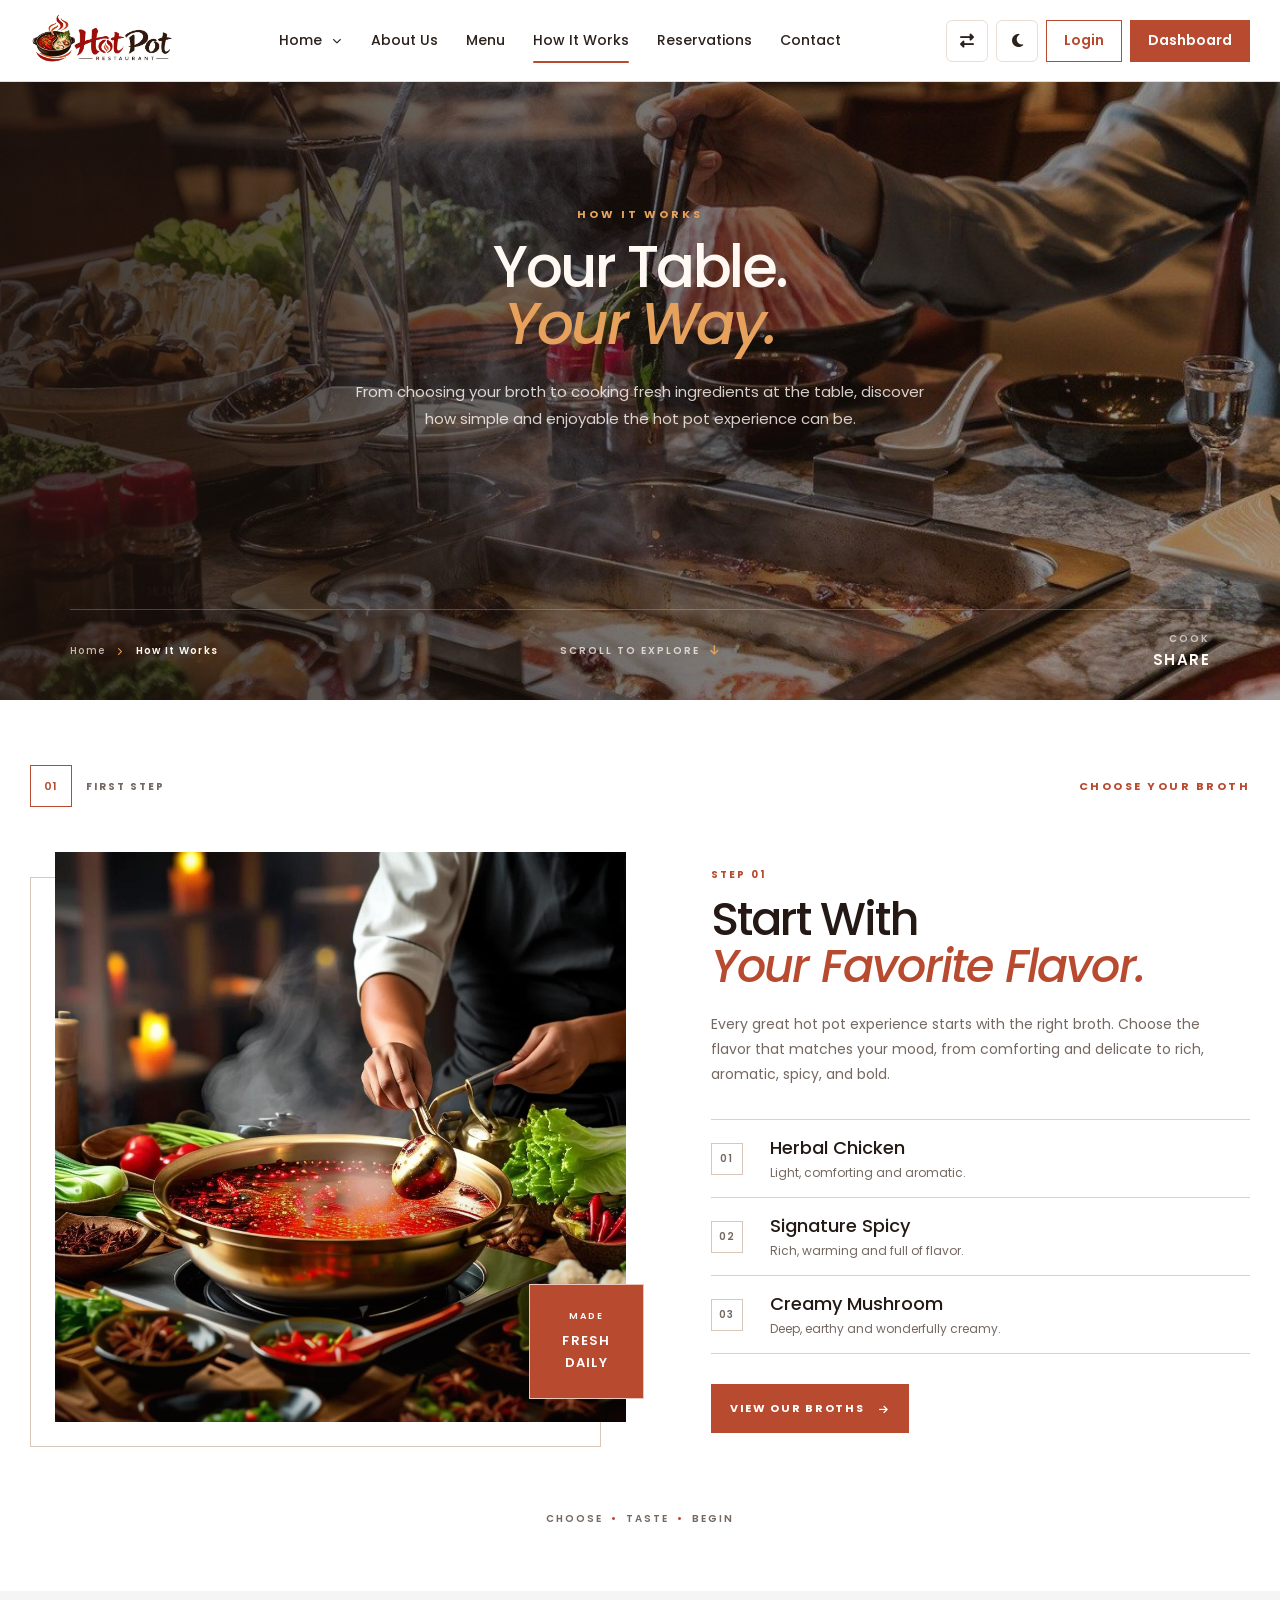
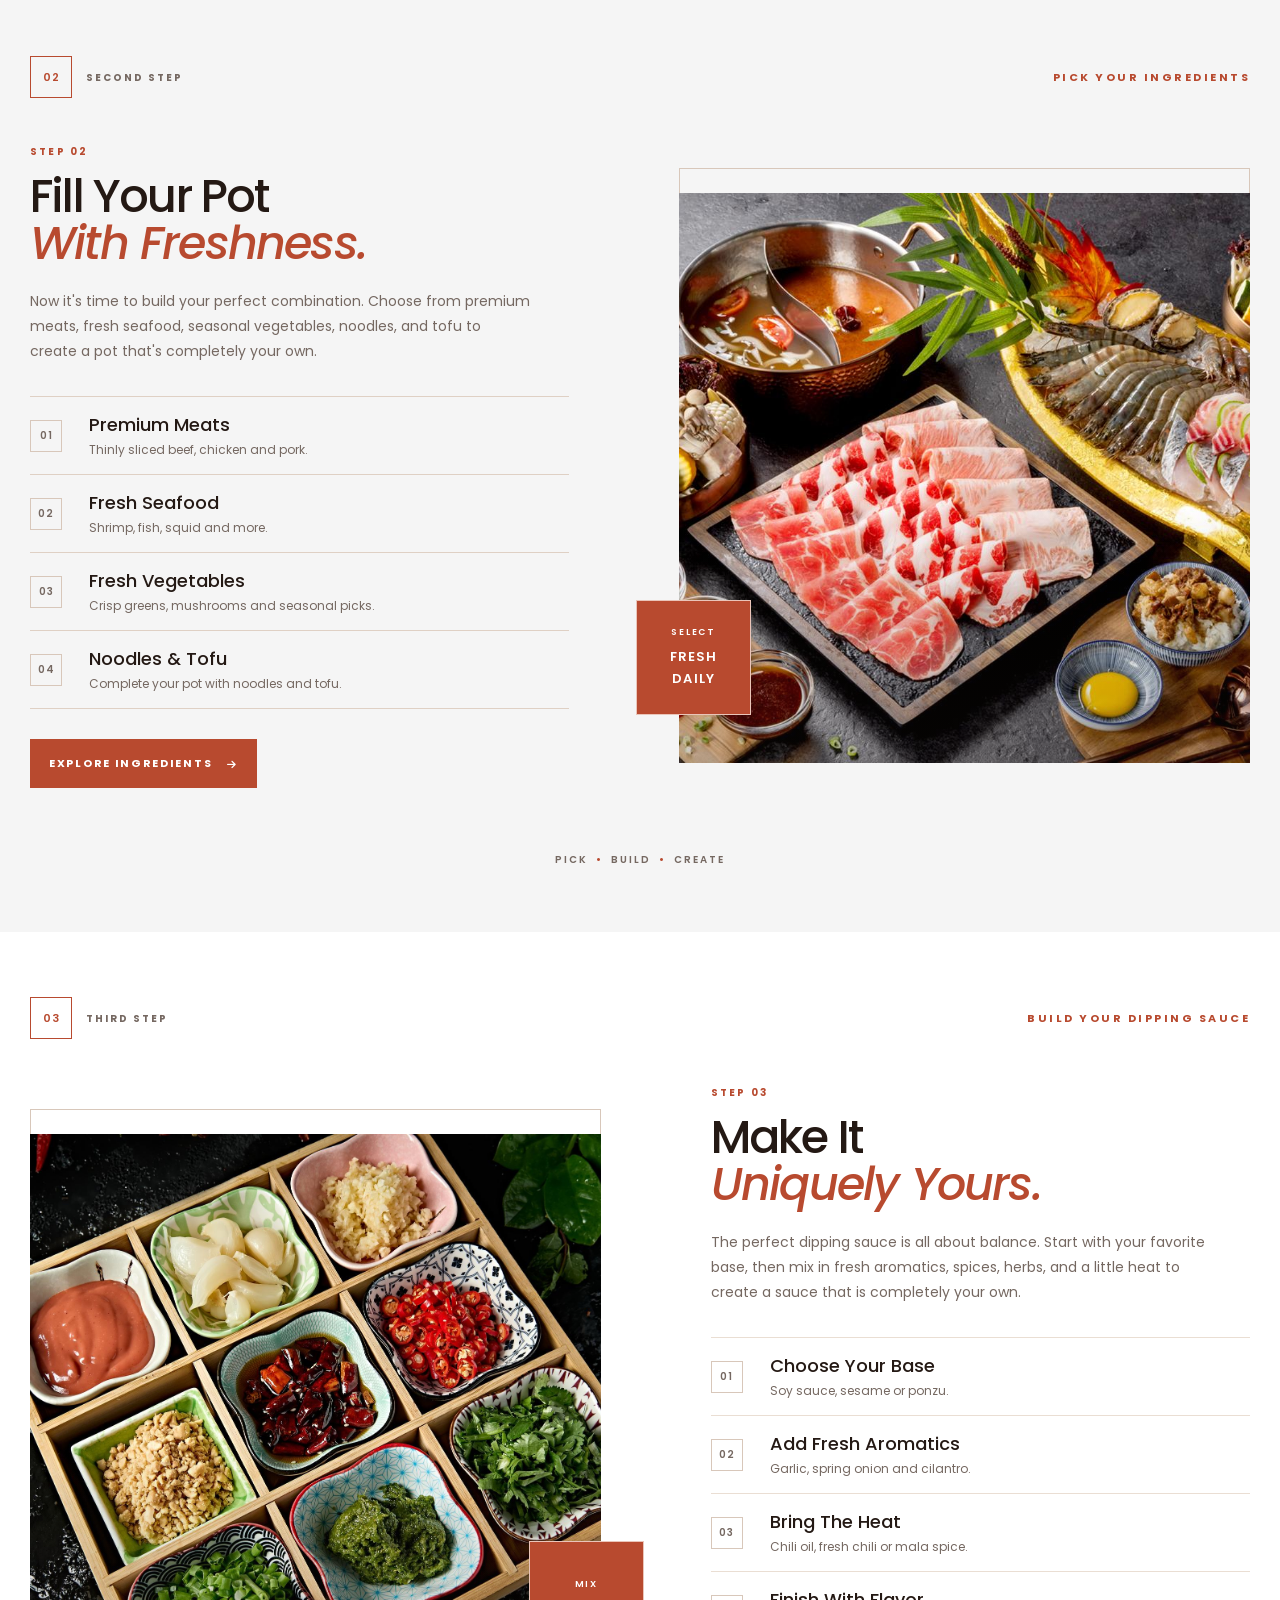
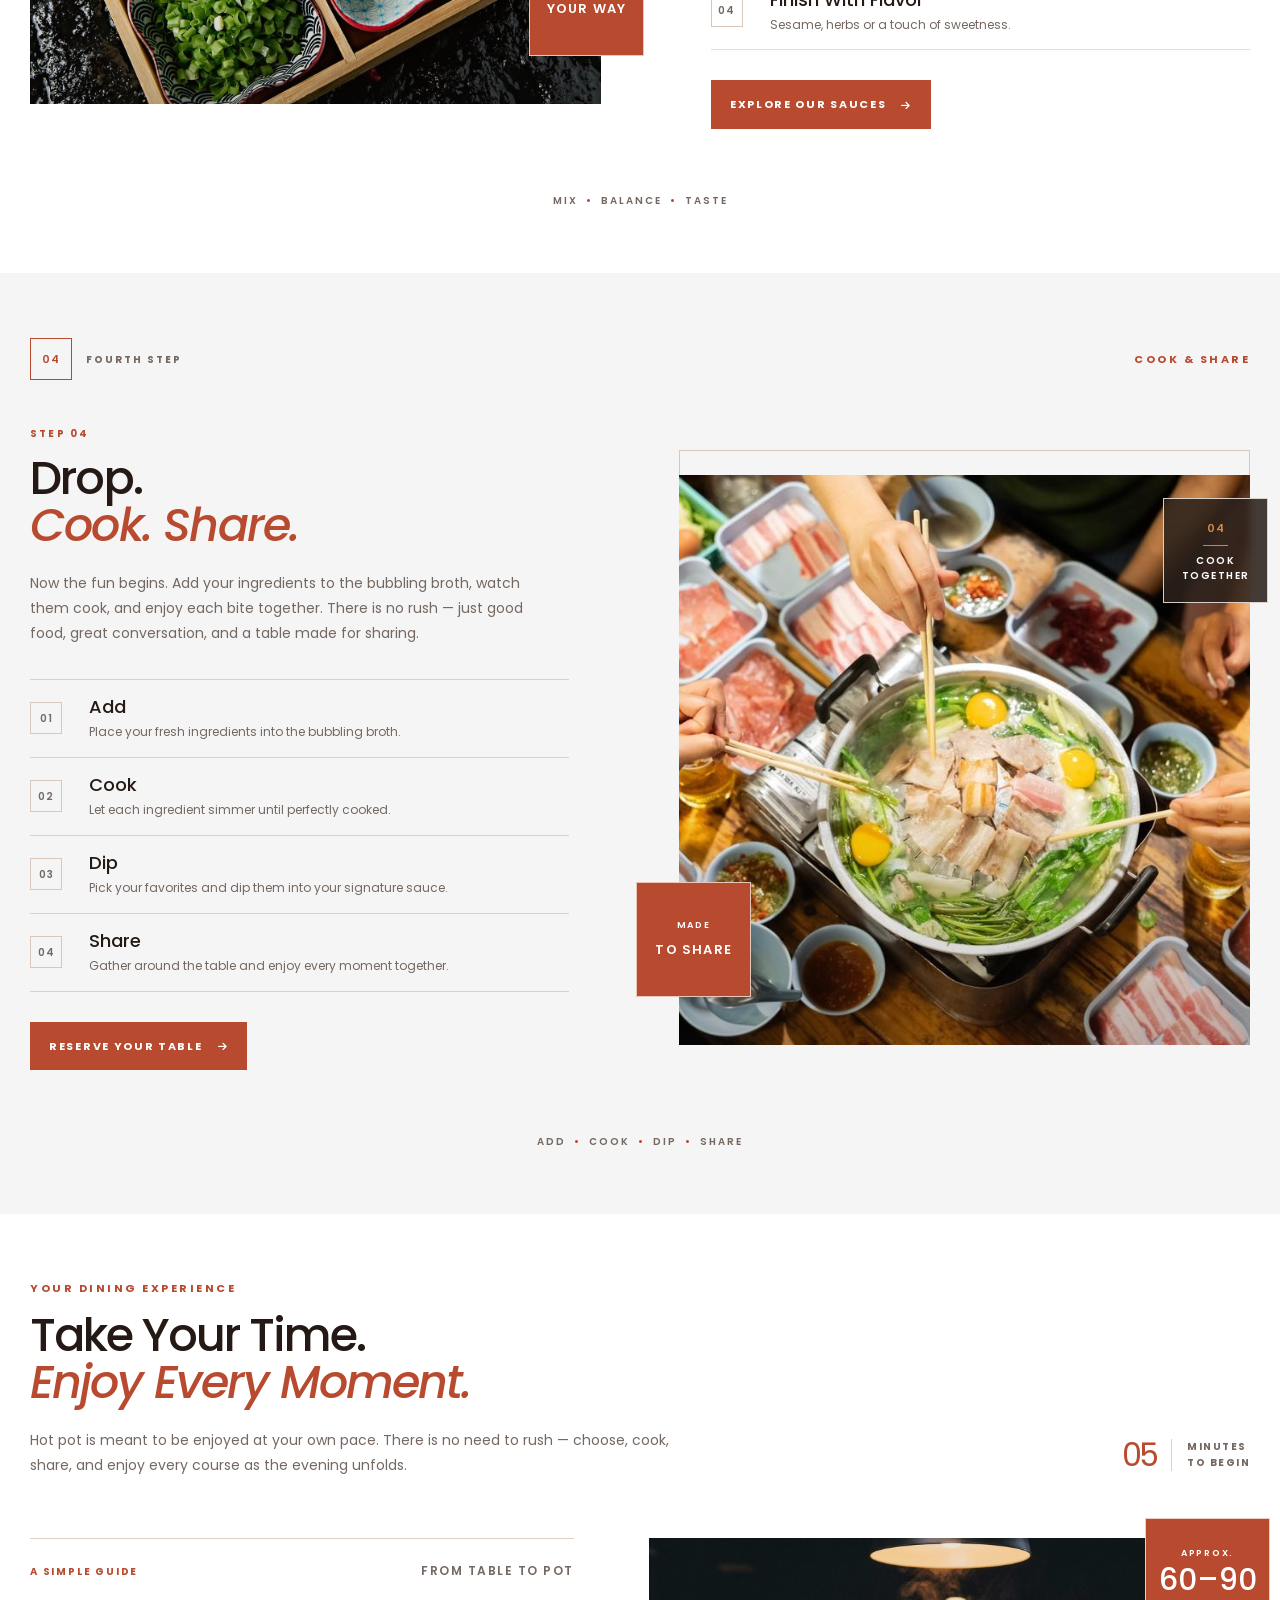
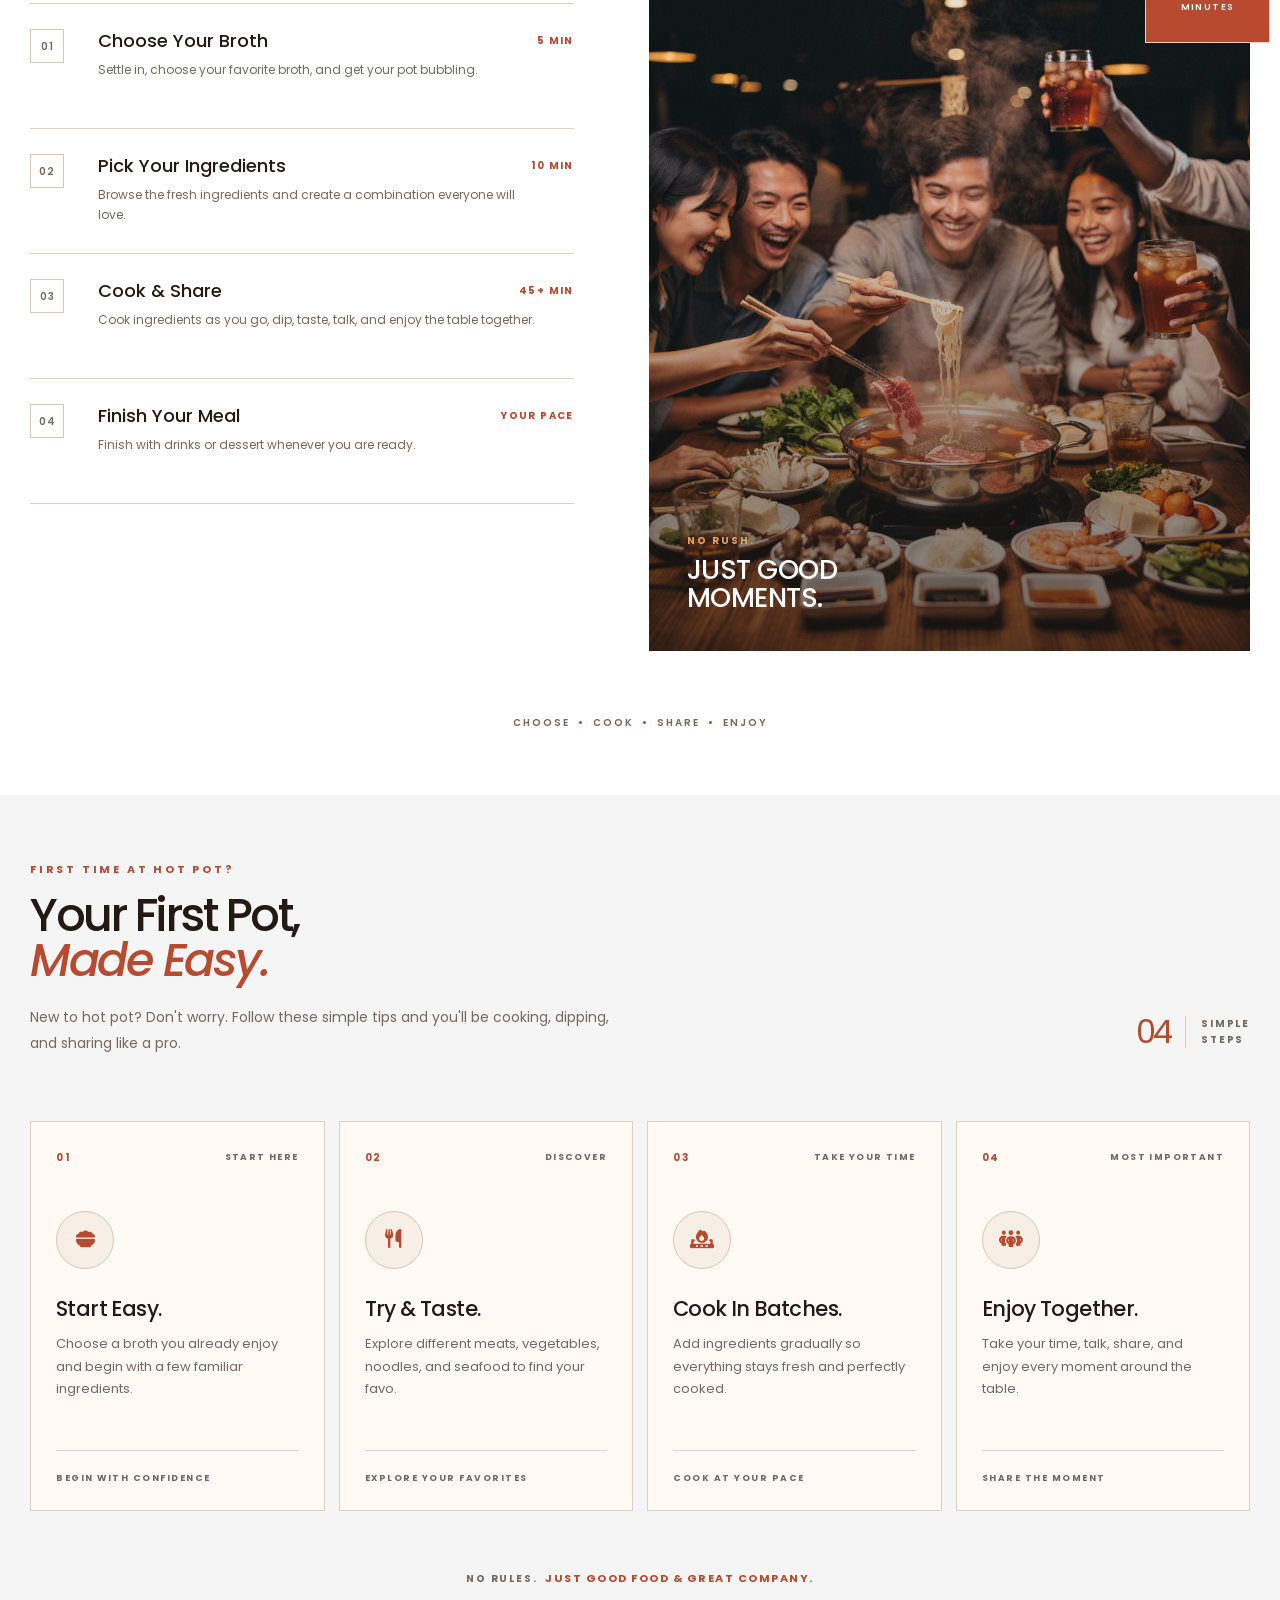
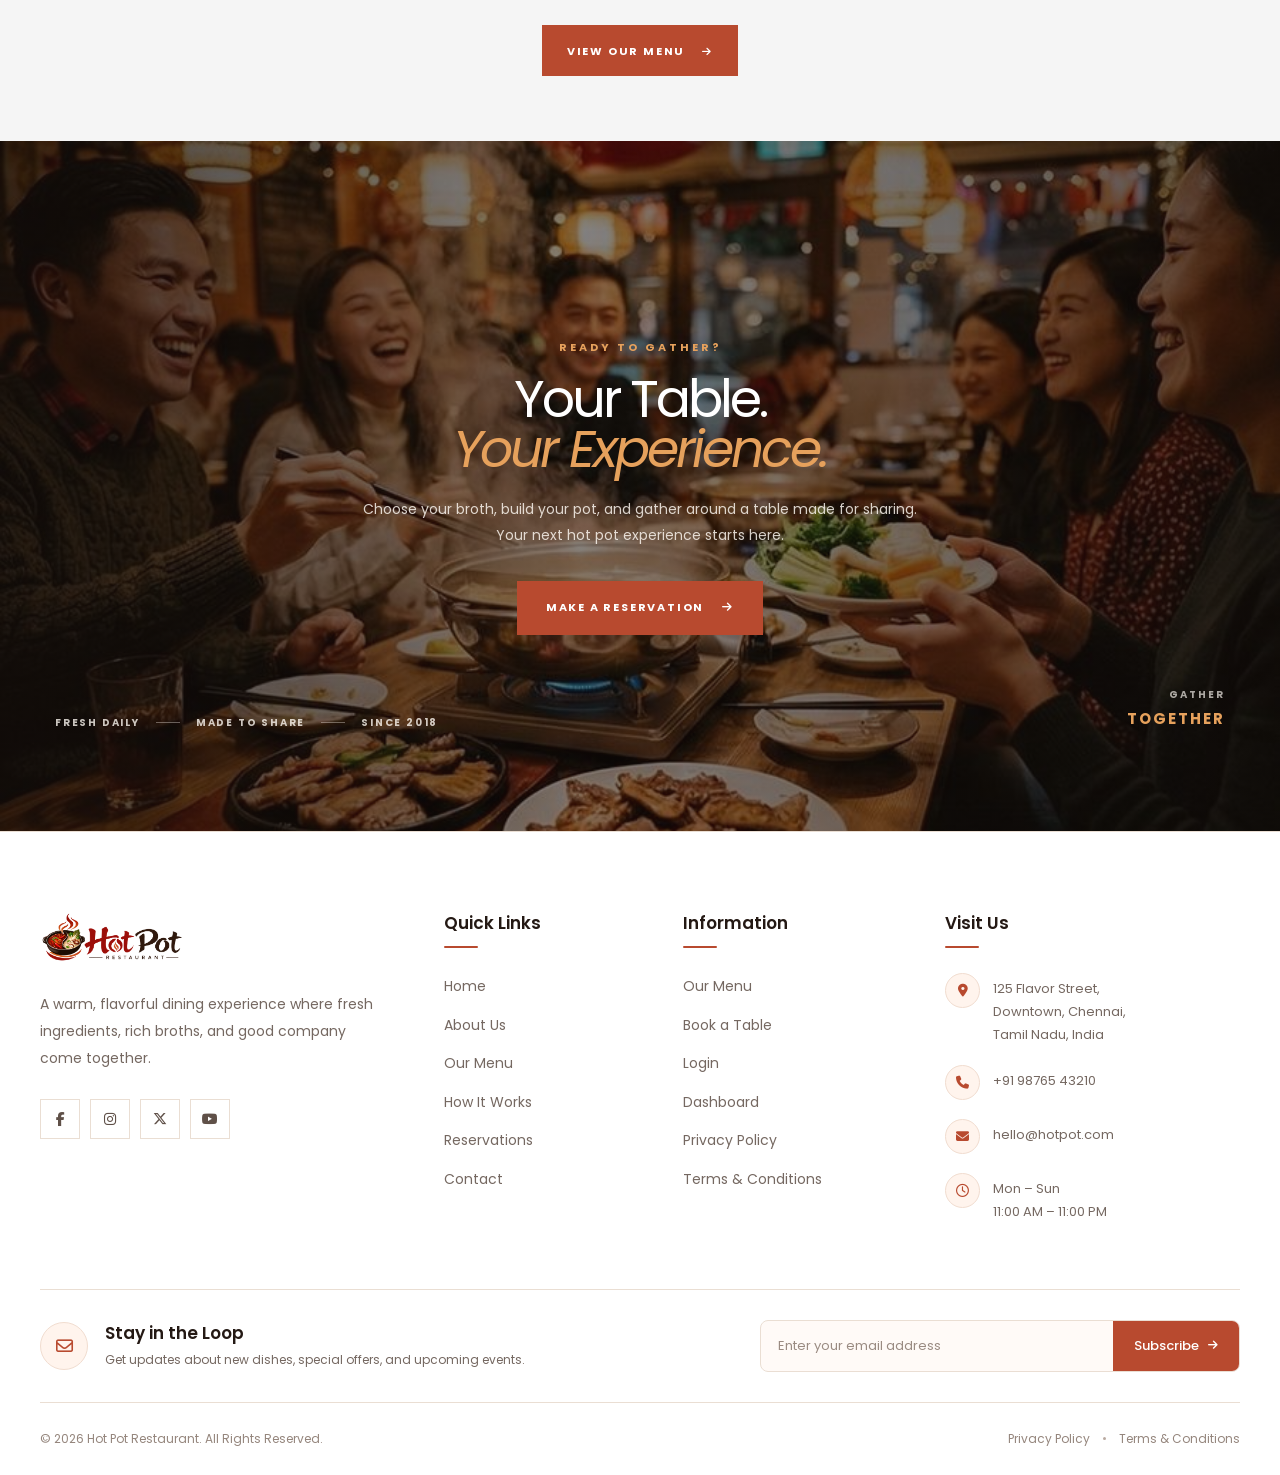
<file: how-it-works.html>
<!DOCTYPE html>

<html lang="en">

<head>
  <meta charset="UTF-8">
  <meta name="viewport" content="width=device-width, initial-scale=1.0">
  <title>Hot Pot Restaurant | Gather, Cook & Share</title>

  <!-- Favicon -->

  <link rel="icon" type="image/png" href="images/logo-light.png">

  <!-- Google Fonts -->

  <link rel="preconnect" href="https://fonts.googleapis.com">
  <link rel="preconnect" href="https://fonts.gstatic.com" crossorigin>
  <link href="https://fonts.googleapis.com/css2?family=Poppins:wght@300;400;500;600;700;800&display=swap" rel="stylesheet">
<link
    rel="stylesheet"
    href="https://cdnjs.cloudflare.com/ajax/libs/font-awesome/6.7.2/css/all.min.css"
>
  <!-- Font Awesome -->

  <link rel="stylesheet" href="https://cdnjs.cloudflare.com/ajax/libs/font-awesome/6.7.2/css/all.min.css">
<link rel="stylesheet" href="https://cdnjs.cloudflare.com/ajax/libs/font-awesome/6.7.2/css/all.min.css">
  <!-- CSS -->

  <link rel="stylesheet" href="css/style.css">
  <link rel="stylesheet" href="css/responsive.css">
</head>

<body>

<!-- =========================================================
     HOT POT RESTAURANT
     PART 1 — HEADER HTML
========================================================= -->
<!-- =====================================================
         SITE HEADER
    ====================================================== -->

    <header
        class="site-header"
        id="siteHeader"
    >

        <div class="header-container">


            <!-- =================================================
                 LOGO
            ================================================== -->

            <a
                href="index.html"
                class="site-logo"
                aria-label="Hot Pot Restaurant Home"
            >

                <!-- Light Mode Logo -->
                <img
                    src="images/logo-light.png"
                    alt="Hot Pot Restaurant"
                    class="logo-dark"
                >

                <!-- Dark Mode Logo -->
                <img
                    src="images/logo-dark.png"
                    alt="Hot Pot Restaurant"
                    class="logo-light"
                >

            </a>


            <!-- =================================================
                 DESKTOP NAVIGATION
            ================================================== -->

            <nav
                class="main-navigation"
                id="mainNavigation"
                aria-label="Main Navigation"
            >

                <ul class="nav-menu">


                    <!-- =========================================
                         HOME
                    ========================================== -->

                    <li class="nav-item has-dropdown">

                        <a
                            href="#"
                            class="nav-link dropdown-toggle"
                            aria-haspopup="true"
                        >

                            <span>
                                Home
                            </span>

                            <span
                                class="dropdown-icon"
                                aria-hidden="true"
                            >
                                <i class="fa-solid fa-chevron-down"></i>
                            </span>

                        </a>


                        <!-- HOME DROPDOWN -->

                        <ul class="dropdown-menu">

                            <li class="dropdown-item">

                                <a
                                    href="index.html"
                                    class="dropdown-link"
                                >
                                    Home 1
                                </a>

                            </li>


                            <li class="dropdown-item">

                                <a
                                    href="home2.html"
                                    class="dropdown-link"
                                >
                                    Home 2
                                </a>

                            </li>

                        </ul>

                    </li>


                    <!-- =========================================
                         ABOUT US
                    ========================================== -->

                    <li class="nav-item">

                        <a
                            href="about.html"
                            class="nav-link"
                        >
                            About Us
                        </a>

                    </li>


                    <!-- =========================================
                         MENU
                    ========================================== -->

                    <li class="nav-item">

                        <a
                            href="menu.html"
                            class="nav-link"
                        >
                            Menu
                        </a>

                    </li>


                    <!-- =========================================
                         HOW IT WORKS
                    ========================================== -->

                    <li class="nav-item">

                        <a
                            href="how-it-works.html"
                            class="nav-link active"
                        >
                            How It Works
                        </a>

                    </li>


                    <!-- =========================================
                         RESERVATIONS
                    ========================================== -->

                    <li class="nav-item">

                        <a
                            href="reservations.html"
                            class="nav-link"
                        >
                            Reservations
                        </a>

                    </li>


                    <!-- =========================================
                         CONTACT
                    ========================================== -->

                    <li class="nav-item">

                        <a
                            href="contact.html"
                            class="nav-link"
                        >
                            Contact
                        </a>

                    </li>

                </ul>

            </nav>


            <!-- =================================================
                 DESKTOP HEADER ACTIONS
            ================================================== -->

            <div class="header-actions">


                <!-- =============================================
                     RTL BUTTON
                ============================================== -->

                <button
    type="button"
    class="header-action-btn rtl-toggle"
    id="rtlToggle"
    aria-label="Toggle RTL mode"
    title="RTL Mode"
>
    <i class="fa-solid fa-right-left"></i>
</button>


                <!-- =============================================
                     DARK MODE BUTTON
                ============================================== -->

                <button
                    type="button"
                    class="header-action-btn dark-mode-toggle"
                    id="darkModeToggle"
                    aria-label="Toggle dark mode"
                    title="Dark Mode"
                >

                    <span
                        class="dark-mode-icon"
                        aria-hidden="true"
                    >
                        <i class="fa-solid fa-moon"></i>
                    </span>

                </button>


                <!-- =============================================
                     LOGIN
                ============================================== -->

                <a
                    href="login.html"
                    class="header-btn login-btn"
                >
                    Login
                </a>


                <!-- =============================================
                     DASHBOARD
                ============================================== -->

                <a
                    href="dashboard.html"
                    class="header-btn dashboard-btn"
                >
                    Dashboard
                </a>

            </div>


            <!-- =================================================
                 HAMBURGER BUTTON
            ================================================== -->

            <button
                type="button"
                class="hamburger-btn"
                id="hamburgerBtn"
                aria-label="Open navigation menu"
                aria-expanded="false"
                aria-controls="mobileMenu"
            >

                <span class="hamburger-line"></span>

                <span class="hamburger-line"></span>

                <span class="hamburger-line"></span>

            </button>

        </div>


        <!-- =====================================================
             MOBILE MENU
        ====================================================== -->

        <div
            class="mobile-menu"
            id="mobileMenu"
        >

            <div class="mobile-menu-inner">


                <!-- =================================================
                     MOBILE NAVIGATION
                ================================================== -->

                <nav
                    class="mobile-navigation"
                    aria-label="Mobile Navigation"
                >

                    <ul class="mobile-nav-menu">


                        <!-- =========================================
                             MOBILE HOME DROPDOWN
                        ========================================== -->

                        <li
                            class="mobile-nav-item mobile-has-dropdown"
                        >

                            <button
                                type="button"
                                class="mobile-nav-link mobile-dropdown-toggle"
                                aria-expanded="false"
                                aria-haspopup="true"
                            >

                                <span>
                                    Home
                                </span>

                                <span
                                    class="mobile-dropdown-icon"
                                    aria-hidden="true"
                                >
                                    <i class="fa-solid fa-chevron-down"></i>
                                </span>

                            </button>


                            <!-- MOBILE HOME DROPDOWN -->

                            <ul class="mobile-dropdown-menu">

                                <li class="mobile-dropdown-item">

                                    <a
                                        href="index.html"
                                        class="mobile-dropdown-link"
                                    >
                                        Home 1
                                    </a>

                                </li>


                                <li class="mobile-dropdown-item">

                                    <a
                                        href="home2.html"
                                        class="mobile-dropdown-link"
                                    >
                                        Home 2
                                    </a>

                                </li>

                            </ul>

                        </li>


                        <!-- =========================================
                             MOBILE ABOUT
                        ========================================== -->

                        <li class="mobile-nav-item">

                            <a
                                href="about.html"
                                class="mobile-nav-link"
                            >
                                About Us
                            </a>

                        </li>


                        <!-- =========================================
                             MOBILE MENU
                        ========================================== -->

                        <li class="mobile-nav-item">

                            <a
                                href="menu.html"
                                class="mobile-nav-link"
                            >
                                Menu
                            </a>

                        </li>


                        <!-- =========================================
                             MOBILE HOW IT WORKS
                        ========================================== -->

                        <li class="mobile-nav-item">

                            <a
                                href="how-it-works.html"
                                class="mobile-nav-link active"
                            >
                                How It Works
                            </a>

                        </li>


                        <!-- =========================================
                             MOBILE RESERVATIONS
                        ========================================== -->

                        <li class="mobile-nav-item">

                            <a
                                href="reservations.html"
                                class="mobile-nav-link"
                            >
                                Reservations
                            </a>

                        </li>


                        <!-- =========================================
                             MOBILE CONTACT
                        ========================================== -->

                        <li class="mobile-nav-item">

                            <a
                                href="contact.html"
                                class="mobile-nav-link"
                            >
                                Contact
                            </a>

                        </li>

                    </ul>

                </nav>


                <!-- =================================================
                     MOBILE ACTIONS
                     ALL BUTTONS ARE INSIDE HAMBURGER
                ================================================== -->

                <div class="mobile-actions">


                    <!-- =============================================
                         RTL
                    ============================================== -->

                    <button
    type="button"
    class="mobile-action-btn mobile-rtl-toggle"
    id="mobileRtlToggle"
    aria-label="Toggle RTL mode"
    title="RTL Mode"
>
    <i class="fa-solid fa-right-left"></i>
</button>


                    <!-- =============================================
                         DARK MODE
                    ============================================== -->

                    <button
                        type="button"
                        class="mobile-action-btn mobile-dark-toggle"
                        id="mobileDarkModeToggle"
                        aria-label="Toggle dark mode"
                    >

                        <span
                            class="mobile-dark-icon"
                            aria-hidden="true"
                        >
                            <i class="fa-solid fa-moon"></i>
                        </span>

                        <span>
                            Dark Mode
                        </span>

                    </button>


                    <!-- =============================================
                         LOGIN
                    ============================================== -->

                    <a
                        href="login.html"
                        class="mobile-action-btn mobile-login-btn"
                    >
                        Login
                    </a>


                    <!-- =============================================
                         DASHBOARD
                    ============================================== -->

                    <a
                        href="dashboard.html"
                        class="mobile-action-btn mobile-dashboard-btn"
                    >
                        Dashboard
                    </a>

                </div>

            </div>

        </div>

    </header>


    <!-- =====================================================
         MAIN CONTENT
         Your Home page sections will start here.
    ====================================================== -->

    <main id="mainContent">
<!-- ============================================================
     HOW IT WORKS — HERO
============================================================ -->

<section class="how-works-hero" id="howWorksHero">

    <!-- ========================================================
         BACKGROUND IMAGE
    ========================================================= -->

    <div class="how-works-hero-background">
        <img
            src="images/how-it-works-hero.jpg"
            alt="Guests enjoying a hot pot dining experience"
        >
    </div>


    <!-- ========================================================
         DARK OVERLAY
    ========================================================= -->

    <div class="how-works-hero-overlay"></div>


    <!-- ========================================================
         DECORATIVE SIDE LINES
    ========================================================= -->

    <span class="how-works-hero-line how-works-hero-line-left"></span>
    <span class="how-works-hero-line how-works-hero-line-right"></span>
    <div class="how-works-hero-container">
    <div class="how-works-hero-content">

            <span class="how-works-hero-eyebrow">
                HOW IT WORKS
            </span>


            <h1 class="how-works-hero-title">
                Your Table.
                <span>Your Way.</span>
            </h1>


            <p class="how-works-hero-description">
                From choosing your broth to cooking fresh ingredients
                at the table, discover how simple and enjoyable the
                hot pot experience can be.
            </p>

        </div>
        <div class="how-works-hero-bottom">

            <!-- Breadcrumb -->

            <div class="how-works-hero-breadcrumb">

                <a href="index.html">
                    Home
                </a>

                <span>
                    <i class="fa-solid fa-chevron-right"></i>
                </span>

                <strong>
                    How It Works
                </strong>

            </div>


            <!-- Scroll -->

            <div class="how-works-hero-scroll">

                <span>
                    SCROLL TO EXPLORE
                </span>

                <i class="fa-solid fa-arrow-down"></i>

            </div>


            <!-- Side Label -->

            <div class="how-works-hero-label">

                <span>
                    COOK
                </span>

                <strong>
                    SHARE
                </strong>

            </div>

        </div>

    </div>

</section>
<!-- ============================================================
     HOW IT WORKS — STEP 01
     CHOOSE YOUR BROTH
============================================================ -->

<section class="how-works-broth" id="howWorksBroth">

    <div class="how-works-broth-container">

        <!-- ====================================================
             SECTION HEADER
        ===================================================== -->

        <div class="how-works-broth-header">

            <div class="how-works-broth-step">

                <span class="how-works-broth-step-number">
                    01
                </span>

                <span class="how-works-broth-step-line"></span>

                <span class="how-works-broth-step-label">
                    FIRST STEP
                </span>

            </div>


            <span class="how-works-broth-eyebrow">
                CHOOSE YOUR BROTH
            </span>

        </div>


        <!-- ====================================================
             MAIN CONTENT
        ===================================================== -->

        <div class="how-works-broth-main">

            <!-- =================================================
                 IMAGE
            ================================================== -->

            <div class="how-works-broth-image-area">

                <div class="how-works-broth-image-frame">

                    <img
                        src="images/how-works-broth.jpg"
                        alt="Signature hot pot broth being prepared"
                    >

                </div>


                <!-- Floating Label -->

                <div class="how-works-broth-image-label">

                    <span>
                        MADE
                    </span>

                    <strong>
                        FRESH DAILY
                    </strong>

                </div>

            </div>


            <!-- =================================================
                 CONTENT
            ================================================== -->

            <div class="how-works-broth-content">

                <span class="how-works-broth-content-number">
                    STEP 01
                </span>


                <h2 class="how-works-broth-title">
                    Start With
                    <span>Your Favorite Flavor.</span>
                </h2>


                <p class="how-works-broth-description">
                    Every great hot pot experience starts with the
                    right broth. Choose the flavor that matches your
                    mood, from comforting and delicate to rich,
                    aromatic, spicy, and bold.
                </p>


                <!-- =================================================
                     BROTH OPTIONS
                ================================================== -->

                <div class="how-works-broth-options">

                    <!-- BROTH 01 -->

                    <article class="how-works-broth-option">

                        <span class="how-works-broth-option-number">
                            01
                        </span>

                        <div class="how-works-broth-option-content">

                            <h3>
                                Herbal Chicken
                            </h3>

                            <p>
                                Light, comforting and aromatic.
                            </p>

                        </div>

                    </article>


                    <!-- BROTH 02 -->

                    <article class="how-works-broth-option">

                        <span class="how-works-broth-option-number">
                            02
                        </span>

                        <div class="how-works-broth-option-content">

                            <h3>
                                Signature Spicy
                            </h3>

                            <p>
                                Rich, warming and full of flavor.
                            </p>

                        </div>

                    </article>


                    <!-- BROTH 03 -->

                    <article class="how-works-broth-option">

                        <span class="how-works-broth-option-number">
                            03
                        </span>

                        <div class="how-works-broth-option-content">

                            <h3>
                                Creamy Mushroom
                            </h3>

                            <p>
                                Deep, earthy and wonderfully creamy.
                            </p>

                        </div>

                    </article>

                </div>


                <!-- =================================================
                     BUTTON
                ================================================== -->

                <a
                    href="menu.html"
                    class="how-works-broth-button"
                >
                    <span>
                        VIEW OUR BROTHS
                    </span>

                    <i class="fa-solid fa-arrow-right"></i>
                </a>

            </div>

        </div>


        <!-- ====================================================
             BOTTOM EDITORIAL
        ===================================================== -->

        <div class="how-works-broth-bottom">

            <span class="how-works-broth-bottom-line"></span>

            <p>
                CHOOSE
                <b>•</b>
                TASTE
                <b>•</b>
                BEGIN
            </p>

            <span class="how-works-broth-bottom-line"></span>

        </div>

    </div>

</section>
<!-- ============================================================
     HOW IT WORKS — STEP 02
     PICK YOUR INGREDIENTS
============================================================ -->

<section class="how-works-ingredients" id="howWorksIngredients">

    <div class="how-works-ingredients-container">

        <!-- ====================================================
             SECTION HEADER
        ===================================================== -->

        <div class="how-works-ingredients-header">

            <div class="how-works-ingredients-step">

                <span class="how-works-ingredients-step-number">
                    02
                </span>

                <span class="how-works-ingredients-step-line"></span>

                <span class="how-works-ingredients-step-label">
                    SECOND STEP
                </span>

            </div>


            <span class="how-works-ingredients-eyebrow">
                PICK YOUR INGREDIENTS
            </span>

        </div>


        <!-- ====================================================
             MAIN CONTENT
        ===================================================== -->

        <div class="how-works-ingredients-main">


            <!-- =================================================
                 CONTENT
            ================================================== -->

            <div class="how-works-ingredients-content">

                <span class="how-works-ingredients-content-number">
                    STEP 02
                </span>


                <h2 class="how-works-ingredients-title">
                    Fill Your Pot
                    <span>With Freshness.</span>
                </h2>


                <p class="how-works-ingredients-description">
                    Now it's time to build your perfect combination.
                    Choose from premium meats, fresh seafood,
                    seasonal vegetables, noodles, and tofu to create
                    a pot that's completely your own.
                </p>


                <!-- =================================================
                     INGREDIENT CATEGORIES
                ================================================== -->

                <div class="how-works-ingredients-options">

                    <!-- INGREDIENT 01 -->

                    <article class="how-works-ingredients-option">

                        <span class="how-works-ingredients-option-number">
                            01
                        </span>

                        <div class="how-works-ingredients-option-content">

                            <h3>
                                Premium Meats
                            </h3>

                            <p>
                                Thinly sliced beef, chicken and pork.
                            </p>

                        </div>

                    </article>


                    <!-- INGREDIENT 02 -->

                    <article class="how-works-ingredients-option">

                        <span class="how-works-ingredients-option-number">
                            02
                        </span>

                        <div class="how-works-ingredients-option-content">

                            <h3>
                                Fresh Seafood
                            </h3>

                            <p>
                                Shrimp, fish, squid and more.
                            </p>

                        </div>

                    </article>


                    <!-- INGREDIENT 03 -->

                    <article class="how-works-ingredients-option">

                        <span class="how-works-ingredients-option-number">
                            03
                        </span>

                        <div class="how-works-ingredients-option-content">

                            <h3>
                                Fresh Vegetables
                            </h3>

                            <p>
                                Crisp greens, mushrooms and seasonal picks.
                            </p>

                        </div>

                    </article>


                    <!-- INGREDIENT 04 -->

                    <article class="how-works-ingredients-option">

                        <span class="how-works-ingredients-option-number">
                            04
                        </span>

                        <div class="how-works-ingredients-option-content">

                            <h3>
                                Noodles &amp; Tofu
                            </h3>

                            <p>
                                Complete your pot with noodles and tofu.
                            </p>

                        </div>

                    </article>

                </div>


                <!-- =================================================
                     BUTTON
                ================================================== -->

                <a
                    href="menu.html"
                    class="how-works-ingredients-button"
                >
                    <span>
                        EXPLORE INGREDIENTS
                    </span>

                    <i class="fa-solid fa-arrow-right"></i>
                </a>

            </div>


            <!-- =================================================
                 IMAGE AREA
            ================================================== -->

            <div class="how-works-ingredients-image-area">

                <div class="how-works-ingredients-image-frame">

                    <img
                        src="images/how-works-ingredients.jpg"
                        alt="Fresh meat, seafood and vegetables prepared for hot pot"
                    >

                </div>


                <!-- Floating Label -->

                <div class="how-works-ingredients-image-label">

                    <span>
                        SELECT
                    </span>

                    <strong>
                        FRESH DAILY
                    </strong>

                </div>

            </div>

        </div>


        <!-- ====================================================
             BOTTOM EDITORIAL
        ===================================================== -->

        <div class="how-works-ingredients-bottom">

            <span class="how-works-ingredients-bottom-line"></span>

            <p>
                PICK
                <b>•</b>
                BUILD
                <b>•</b>
                CREATE
            </p>

            <span class="how-works-ingredients-bottom-line"></span>

        </div>

    </div>

</section>
<!-- ============================================================
     HOW IT WORKS — STEP 03
     BUILD YOUR DIPPING SAUCE
============================================================ -->

<section class="how-works-sauce" id="howWorksSauce">

    <div class="how-works-sauce-container">

        <!-- ====================================================
             SECTION HEADER
        ===================================================== -->

        <div class="how-works-sauce-header">

            <div class="how-works-sauce-step">

                <span class="how-works-sauce-step-number">
                    03
                </span>

                <span class="how-works-sauce-step-line"></span>

                <span class="how-works-sauce-step-label">
                    THIRD STEP
                </span>

            </div>

            <span class="how-works-sauce-eyebrow">
                BUILD YOUR DIPPING SAUCE
            </span>

        </div>


        <!-- ====================================================
             MAIN CONTENT
        ===================================================== -->

        <div class="how-works-sauce-main">


            <!-- =================================================
                 IMAGE AREA
            ================================================== -->

            <div class="how-works-sauce-image-area">

                <div class="how-works-sauce-image-frame">

                    <img
                        src="images/how-works-sauce.jpg"
                        alt="Fresh ingredients for creating a dipping sauce"
                    >

                </div>


                <div class="how-works-sauce-image-label">

                    <span>MIX</span>

                    <strong>YOUR WAY</strong>

                </div>

            </div>


            <!-- =================================================
                 CONTENT AREA
            ================================================== -->

            <div class="how-works-sauce-content">

                <span class="how-works-sauce-content-number">
                    STEP 03
                </span>


                <h2 class="how-works-sauce-title">

                    Make It
                    <span>Uniquely Yours.</span>

                </h2>


                <p class="how-works-sauce-description">

                    The perfect dipping sauce is all about
                    balance. Start with your favorite base,
                    then mix in fresh aromatics, spices,
                    herbs, and a little heat to create a
                    sauce that is completely your own.

                </p>


                <!-- =============================================
                     SAUCE BUILDING OPTIONS
                ============================================== -->

                <div class="how-works-sauce-options">


                    <article class="how-works-sauce-option">

                        <span class="how-works-sauce-option-number">
                            01
                        </span>

                        <div class="how-works-sauce-option-content">

                            <h3>
                                Choose Your Base
                            </h3>

                            <p>
                                Soy sauce, sesame or ponzu.
                            </p>

                        </div>

                    </article>


                    <article class="how-works-sauce-option">

                        <span class="how-works-sauce-option-number">
                            02
                        </span>

                        <div class="how-works-sauce-option-content">

                            <h3>
                                Add Fresh Aromatics
                            </h3>

                            <p>
                                Garlic, spring onion and cilantro.
                            </p>

                        </div>

                    </article>


                    <article class="how-works-sauce-option">

                        <span class="how-works-sauce-option-number">
                            03
                        </span>

                        <div class="how-works-sauce-option-content">

                            <h3>
                                Bring The Heat
                            </h3>

                            <p>
                                Chili oil, fresh chili or mala spice.
                            </p>

                        </div>

                    </article>


                    <article class="how-works-sauce-option">

                        <span class="how-works-sauce-option-number">
                            04
                        </span>

                        <div class="how-works-sauce-option-content">

                            <h3>
                                Finish With Flavor
                            </h3>

                            <p>
                                Sesame, herbs or a touch of sweetness.
                            </p>

                        </div>

                    </article>


                </div>


                <!-- =============================================
                     BUTTON
                ============================================== -->

                <a
                    href="menu.html"
                    class="how-works-sauce-button"
                >

                    <span>
                        EXPLORE OUR SAUCES
                    </span>

                    <i class="fa-solid fa-arrow-right"></i>

                </a>

            </div>

        </div>


        <!-- ====================================================
             BOTTOM EDITORIAL LINE
        ===================================================== -->

        <div class="how-works-sauce-bottom">

            <span class="how-works-sauce-bottom-line"></span>

            <p>
                MIX <b>•</b> BALANCE <b>•</b> TASTE
            </p>

            <span class="how-works-sauce-bottom-line"></span>

        </div>

    </div>

</section>
<!-- ============================================================
     HOW IT WORKS — STEP 04
     COOK & SHARE
============================================================ -->

<section class="how-works-cook" id="howWorksCook">

    <div class="how-works-cook-container">

        <!-- ====================================================
             SECTION HEADER
        ===================================================== -->

        <div class="how-works-cook-header">

            <div class="how-works-cook-step">

                <span class="how-works-cook-step-number">
                    04
                </span>

                <span class="how-works-cook-step-line"></span>

                <span class="how-works-cook-step-label">
                    FOURTH STEP
                </span>

            </div>

            <span class="how-works-cook-eyebrow">
                COOK &amp; SHARE
            </span>

        </div>


        <!-- ====================================================
             MAIN CONTENT
        ===================================================== -->

        <div class="how-works-cook-main">


            <!-- =================================================
                 CONTENT AREA
            ================================================== -->

            <div class="how-works-cook-content">

                <span class="how-works-cook-content-number">
                    STEP 04
                </span>


                <h2 class="how-works-cook-title">

                    Drop.
                    <span>Cook. Share.</span>

                </h2>


                <p class="how-works-cook-description">

                    Now the fun begins. Add your ingredients
                    to the bubbling broth, watch them cook,
                    and enjoy each bite together. There is no
                    rush — just good food, great conversation,
                    and a table made for sharing.

                </p>


                <!-- =============================================
                     COOKING STEPS
                ============================================== -->

                <div class="how-works-cook-options">


                    <article class="how-works-cook-option">

                        <span class="how-works-cook-option-number">
                            01
                        </span>

                        <div class="how-works-cook-option-content">

                            <h3>
                                Add
                            </h3>

                            <p>
                                Place your fresh ingredients
                                into the bubbling broth.
                            </p>

                        </div>

                    </article>


                    <article class="how-works-cook-option">

                        <span class="how-works-cook-option-number">
                            02
                        </span>

                        <div class="how-works-cook-option-content">

                            <h3>
                                Cook
                            </h3>

                            <p>
                                Let each ingredient simmer
                                until perfectly cooked.
                            </p>

                        </div>

                    </article>


                    <article class="how-works-cook-option">

                        <span class="how-works-cook-option-number">
                            03
                        </span>

                        <div class="how-works-cook-option-content">

                            <h3>
                                Dip
                            </h3>

                            <p>
                                Pick your favorites and dip
                                them into your signature sauce.
                            </p>

                        </div>

                    </article>


                    <article class="how-works-cook-option">

                        <span class="how-works-cook-option-number">
                            04
                        </span>

                        <div class="how-works-cook-option-content">

                            <h3>
                                Share
                            </h3>

                            <p>
                                Gather around the table and
                                enjoy every moment together.
                            </p>

                        </div>

                    </article>


                </div>


                <!-- =============================================
                     BUTTON
                ============================================== -->

                <a
                    href="reservations.html"
                    class="how-works-cook-button"
                >

                    <span>
                        RESERVE YOUR TABLE
                    </span>

                    <i class="fa-solid fa-arrow-right"></i>

                </a>

            </div>


            <!-- =================================================
                 IMAGE AREA
            ================================================== -->

            <div class="how-works-cook-image-area">

                <div class="how-works-cook-image-frame">

                    <img
                        src="images/how-works-cook.jpg"
                        alt="Guests cooking and sharing hot pot together at the table"
                    >

                </div>


                <!-- =============================================
                     IMAGE BADGE
                ============================================== -->

                <div class="how-works-cook-image-badge">

                    <span class="how-works-cook-image-badge-number">
                        04
                    </span>

                    <span class="how-works-cook-image-badge-line"></span>

                    <span class="how-works-cook-image-badge-text">
                        COOK<br>
                        TOGETHER
                    </span>

                </div>


                <!-- =============================================
                     IMAGE LABEL
                ============================================== -->

                <div class="how-works-cook-image-label">

                    <span>
                        MADE
                    </span>

                    <strong>
                        TO SHARE
                    </strong>

                </div>

            </div>

        </div>


        <!-- ====================================================
             BOTTOM EDITORIAL LINE
        ===================================================== -->

        <div class="how-works-cook-bottom">

            <span class="how-works-cook-bottom-line"></span>

            <p>
                ADD <b>•</b> COOK <b>•</b> DIP <b>•</b> SHARE
            </p>

            <span class="how-works-cook-bottom-line"></span>

        </div>

    </div>

</section>
<!-- ============================================================
     HOW IT WORKS
     HOW LONG DOES IT TAKE?
============================================================ -->

<section class="how-works-time" id="howWorksTime">

    <div class="how-works-time-container">

        <!-- ====================================================
             SECTION HEADER
        ===================================================== -->

        <div class="how-works-time-header">

            <div class="how-works-time-heading">

                <span class="how-works-time-eyebrow">
                    YOUR DINING EXPERIENCE
                </span>

                <h2 class="how-works-time-title">
                    Take Your Time.
                    <span>Enjoy Every Moment.</span>
                </h2>

                <p class="how-works-time-intro">
                    Hot pot is meant to be enjoyed at your own pace.
                    There is no need to rush — choose, cook, share,
                    and enjoy every course as the evening unfolds.
                </p>

            </div>

            <div class="how-works-time-number">

                <span>05</span>

                <small>
                    MINUTES
                    <br>
                    TO BEGIN
                </small>

            </div>

        </div>


        <!-- ====================================================
             MAIN EXPERIENCE AREA
        ===================================================== -->

        <div class="how-works-time-main">


            <!-- =================================================
                 LEFT — TIME GUIDE
            ================================================== -->

            <div class="how-works-time-guide">

                <div class="how-works-time-guide-header">

                    <span>
                        A SIMPLE GUIDE
                    </span>

                    <strong>
                        FROM TABLE TO POT
                    </strong>

                </div>


                <!-- =============================================
                     TIME ITEM 01
                ============================================== -->

                <article class="how-works-time-item">

                    <div class="how-works-time-item-number">
                        01
                    </div>

                    <div class="how-works-time-item-content">

                        <div class="how-works-time-item-top">

                            <h3>
                                Choose Your Broth
                            </h3>

                            <span>
                                5 MIN
                            </span>

                        </div>

                        <p>
                            Settle in, choose your favorite broth,
                            and get your pot bubbling.
                        </p>

                    </div>

                </article>


                <!-- =============================================
                     TIME ITEM 02
                ============================================== -->

                <article class="how-works-time-item">

                    <div class="how-works-time-item-number">
                        02
                    </div>

                    <div class="how-works-time-item-content">

                        <div class="how-works-time-item-top">

                            <h3>
                                Pick Your Ingredients
                            </h3>

                            <span>
                                10 MIN
                            </span>

                        </div>

                        <p>
                            Browse the fresh ingredients and
                            create a combination everyone will love.
                        </p>

                    </div>

                </article>


                <!-- =============================================
                     TIME ITEM 03
                ============================================== -->

                <article class="how-works-time-item">

                    <div class="how-works-time-item-number">
                        03
                    </div>

                    <div class="how-works-time-item-content">

                        <div class="how-works-time-item-top">

                            <h3>
                                Cook &amp; Share
                            </h3>

                            <span>
                                45+ MIN
                            </span>

                        </div>

                        <p>
                            Cook ingredients as you go, dip,
                            taste, talk, and enjoy the table together.
                        </p>

                    </div>

                </article>


                <!-- =============================================
                     TIME ITEM 04
                ============================================== -->

                <article class="how-works-time-item">

                    <div class="how-works-time-item-number">
                        04
                    </div>

                    <div class="how-works-time-item-content">

                        <div class="how-works-time-item-top">

                            <h3>
                                Finish Your Meal
                            </h3>

                            <span>
                                YOUR PACE
                            </span>

                        </div>

                        <p>
                            Finish with drinks or dessert whenever
                            you are ready.
                        </p>

                    </div>

                </article>

            </div>


            <!-- =================================================
                 RIGHT — IMAGE / EXPERIENCE CARD
            ================================================== -->

            <div class="how-works-time-visual">

                <div class="how-works-time-image">

                    <img
                        src="images/how-works-time.jpg"
                        alt="Guests enjoying a relaxed hot pot dining experience"
                    >

                </div>


                <div class="how-works-time-overlay">

                    <span>
                        NO RUSH.
                    </span>

                    <strong>
                        JUST GOOD
                        <br>
                        MOMENTS.
                    </strong>

                </div>


                <div class="how-works-time-badge">

                    <span>
                        APPROX.
                    </span>

                    <strong>
                        60–90
                    </strong>

                    <small>
                        MINUTES
                    </small>

                </div>

            </div>

        </div>


        <!-- ====================================================
             BOTTOM NOTE
        ===================================================== -->

        <div class="how-works-time-bottom">

            <span class="how-works-time-bottom-line"></span>

            <p>
                CHOOSE <b>•</b> COOK <b>•</b> SHARE <b>•</b> ENJOY
            </p>

            <span class="how-works-time-bottom-line"></span>

        </div>

    </div>

</section>
<!-- ============================================================
     FIRST TIME AT HOT POT
============================================================ -->

<section class="first-hotpot" id="firstHotpot">

    <div class="first-hotpot-container">

        <!-- ====================================================
             HEADER
        ===================================================== -->

        <div class="first-hotpot-header">

            <div class="first-hotpot-heading">

                <span class="first-hotpot-eyebrow">
                    FIRST TIME AT HOT POT?
                </span>

                <h2 class="first-hotpot-title">
                    Your First Pot,
                    <span>Made Easy.</span>
                </h2>

                <p class="first-hotpot-intro">
                    New to hot pot? Don't worry. Follow these simple
                    tips and you'll be cooking, dipping, and sharing
                    like a pro.
                </p>

            </div>

            <div class="first-hotpot-heading-mark">

                <span class="first-hotpot-mark-number">
                    04
                </span>

                <span class="first-hotpot-mark-text">
                    SIMPLE<br>
                    STEPS
                </span>

            </div>

        </div>


        <!-- ====================================================
             STRAIGHT FOUR CARD ROW
        ===================================================== -->

        <div class="first-hotpot-row">


            <!-- =================================================
                 CARD 01
            ================================================== -->

            <article class="first-hotpot-card">

                <div class="first-hotpot-card-top">

                    <span class="first-hotpot-card-number">
                        01
                    </span>

                    <span class="first-hotpot-card-status">
                        START HERE
                    </span>

                </div>

                <div class="first-hotpot-card-icon">
                    <i class="fa-solid fa-bowl-food"></i>
                </div>

                <div class="first-hotpot-card-content">

                    <h3>
                        Start Easy.
                    </h3>

                    <p>
                        Choose a broth you already enjoy and begin
                        with a few familiar ingredients.
                    </p>

                </div>

                <span class="first-hotpot-card-bottom">
                    BEGIN WITH CONFIDENCE
                </span>

            </article>


            <!-- =================================================
                 CARD 02
            ================================================== -->

            <article class="first-hotpot-card">

                <div class="first-hotpot-card-top">

                    <span class="first-hotpot-card-number">
                        02
                    </span>

                    <span class="first-hotpot-card-status">
                        DISCOVER
                    </span>

                </div>

                <div class="first-hotpot-card-icon">
                    <i class="fa-solid fa-utensils"></i>
                </div>

                <div class="first-hotpot-card-content">

                    <h3>
                        Try &amp; Taste.
                    </h3>

                    <p>
                        Explore different meats, vegetables,
                        noodles, and seafood to find your favo.
                    </p>

                </div>

                <span class="first-hotpot-card-bottom">
                    EXPLORE YOUR FAVORITES
                </span>

            </article>


            <!-- =================================================
                 CARD 03
            ================================================== -->

            <article class="first-hotpot-card">

                <div class="first-hotpot-card-top">

                    <span class="first-hotpot-card-number">
                        03
                    </span>

                    <span class="first-hotpot-card-status">
                        TAKE YOUR TIME
                    </span>

                </div>

                <div class="first-hotpot-card-icon">
                    <i class="fa-solid fa-fire-burner"></i>
                </div>

                <div class="first-hotpot-card-content">

                    <h3>
                        Cook In Batches.
                    </h3>

                    <p>
                        Add ingredients gradually so everything
                        stays fresh and perfectly cooked.
                    </p>

                </div>

                <span class="first-hotpot-card-bottom">
                    COOK AT YOUR PACE
                </span>

            </article>


            <!-- =================================================
                 CARD 04
            ================================================== -->

            <article class="first-hotpot-card">

                <div class="first-hotpot-card-top">

                    <span class="first-hotpot-card-number">
                        04
                    </span>

                    <span class="first-hotpot-card-status">
                        MOST IMPORTANT
                    </span>

                </div>

                <div class="first-hotpot-card-icon">
                    <i class="fa-solid fa-people-group"></i>
                </div>

                <div class="first-hotpot-card-content">

                    <h3>
                        Enjoy Together.
                    </h3>

                    <p>
                        Take your time, talk, share, and enjoy
                        every moment around the table.
                    </p>

                </div>

                <span class="first-hotpot-card-bottom">
                    SHARE THE MOMENT
                </span>

            </article>

        </div>


        <!-- ====================================================
             BOTTOM MESSAGE
        ===================================================== -->

        <div class="first-hotpot-bottom">

            <div class="first-hotpot-bottom-line"></div>

            <div class="first-hotpot-bottom-text">

                <span>
                    NO RULES.
                </span>

                <strong>
                    JUST GOOD FOOD &amp; GREAT COMPANY.
                </strong>

            </div>

            <div class="first-hotpot-bottom-line"></div>

        </div>


        <!-- ====================================================
             CTA
        ===================================================== -->

        <div class="first-hotpot-cta">

            <a
                href="menu.html"
                class="first-hotpot-button"
            >
                <span>VIEW OUR MENU</span>
                <i class="fa-solid fa-arrow-right"></i>
            </a>

        </div>

    </div>

</section>
<!-- ============================================================
     HOW IT WORKS
     FINAL RESERVATION CTA
============================================================ -->

<section class="how-works-final-cta" id="howWorksFinalCta">

    <!-- ========================================================
         BACKGROUND IMAGE
    ========================================================= -->

    <div class="how-works-final-cta-background">

        <img
            src="images/how-works-final-cta.jpg"
            alt="Guests gathering around a hot pot table"
        >

    </div>


    <!-- ========================================================
         OVERLAY
    ========================================================= -->

    <div class="how-works-final-cta-overlay"></div>


    <!-- ========================================================
         DECORATIVE LINES
    ========================================================= -->

    <span class="how-works-final-cta-line how-works-final-cta-line-left"></span>

    <span class="how-works-final-cta-line how-works-final-cta-line-right"></span>


    <!-- ========================================================
         MAIN CONTAINER
    ========================================================= -->

    <div class="how-works-final-cta-container">


        <!-- ====================================================
             CENTER CONTENT
        ===================================================== -->

        <div class="how-works-final-cta-content">

            <span class="how-works-final-cta-eyebrow">
                READY TO GATHER?
            </span>

            <h2 class="how-works-final-cta-title">
                Your Table.
                <span>Your Experience.</span>
            </h2>

            <p class="how-works-final-cta-description">
                Choose your broth, build your pot, and gather around
                a table made for sharing. Your next hot pot experience
                starts here.
            </p>


            <!-- ================================================
                 BUTTON
            ================================================= -->

            <a
                href="reservations.html"
                class="how-works-final-cta-button"
            >
                <span>MAKE A RESERVATION</span>

                <i class="fa-solid fa-arrow-right"></i>
            </a>

        </div>


        <!-- ====================================================
             BOTTOM INFORMATION
        ===================================================== -->

        <div class="how-works-final-cta-bottom">

            <div class="how-works-final-cta-info">

                <span class="how-works-final-cta-info-label">
                    FRESH DAILY
                </span>

                <span class="how-works-final-cta-info-divider"></span>

                <span class="how-works-final-cta-info-label">
                    MADE TO SHARE
                </span>

                <span class="how-works-final-cta-info-divider"></span>

                <span class="how-works-final-cta-info-label">
                    SINCE 2018
                </span>

            </div>


            <!-- =================================================
                 SIDE LABEL
            ================================================== -->

            <div class="how-works-final-cta-side-label">

                <span>
                    GATHER
                </span>

                <strong>
                    TOGETHER
                </strong>

            </div>

        </div>

    </div>

</section>
 </main>
<!-- =========================================================
     FOOTER
========================================================= -->

<footer class="site-footer" id="siteFooter">

    <div class="footer-container">

        <!-- =================================================
             FOOTER TOP
        ================================================== -->

        <div class="footer-top">


            <!-- =============================================
                 BRAND COLUMN
            ============================================== -->

            <div class="footer-brand">

                <a href="home1.html" class="footer-logo">

                    <img
                        src="images/logo-light.png"
                        class="footer-logo-dark"
                        alt="Hot Pot Restaurant Logo"
                    >

                    <img
                        src="images/logo-dark.png"
                        class="footer-logo-light"
                        alt="Hot Pot Restaurant Logo"
                    >

                </a>

                <p class="footer-description">
                    A warm, flavorful dining experience where
                    fresh ingredients, rich broths, and good
                    company come together.
                </p>


                <!-- Social Media -->

                <div class="footer-social">

                    <a
                        href="#"
                        class="footer-social-link"
                        aria-label="Facebook"
                    >
                        <i class="fa-brands fa-facebook-f"></i>
                    </a>

                    <a
                        href="#"
                        class="footer-social-link"
                        aria-label="Instagram"
                    >
                        <i class="fa-brands fa-instagram"></i>
                    </a>

                    <a
                        href="#"
                        class="footer-social-link"
                        aria-label="Twitter"
                    >
                        <i class="fa-brands fa-x-twitter"></i>
                    </a>

                    <a
                        href="#"
                        class="footer-social-link"
                        aria-label="YouTube"
                    >
                        <i class="fa-brands fa-youtube"></i>
                    </a>

                </div>

            </div>


            <!-- =============================================
                 QUICK LINKS
            ============================================== -->

            <div class="footer-column">

                <h3 class="footer-title">
                    Quick Links
                </h3>

                <ul class="footer-links">

                    <li>
                        <a href="home1.html">
                            Home
                        </a>
                    </li>

                    <li>
                        <a href="about.html">
                            About Us
                        </a>
                    </li>

                    <li>
                        <a href="menu.html">
                            Our Menu
                        </a>
                    </li>

                    <li>
                        <a href="how-it-works.html">
                            How It Works
                        </a>
                    </li>

                    <li>
                        <a href="reservations.html">
                            Reservations
                        </a>
                    </li>

                    <li>
                        <a href="contact.html">
                            Contact
                        </a>
                    </li>

                </ul>

            </div>


            <!-- =============================================
                 INFORMATION
            ============================================== -->

            <div class="footer-column">

                <h3 class="footer-title">
                    Information
                </h3>

                <ul class="footer-links">

                    <li>
                        <a href="menu.html">
                            Our Menu
                        </a>
                    </li>

                    <li>
                        <a href="reservations.html">
                            Book a Table
                        </a>
                    </li>

                    <li>
                        <a href="login.html">
                            Login
                        </a>
                    </li>

                    <li>
                        <a href="dashboard.html">
                            Dashboard
                        </a>
                    </li>

                    <li>
                        <a href="#">
                            Privacy Policy
                        </a>
                    </li>

                    <li>
                        <a href="#">
                            Terms & Conditions
                        </a>
                    </li>

                </ul>

            </div>


            <!-- =============================================
                 CONTACT
            ============================================== -->

            <div class="footer-column footer-contact">

                <h3 class="footer-title">
                    Visit Us
                </h3>


                <!-- Address -->

                <div class="footer-contact-item">

                    <span class="footer-contact-icon">
                        <i class="fa-solid fa-location-dot"></i>
                    </span>

                    <p>
                        125 Flavor Street,<br>
                        Downtown, Chennai,<br>
                        Tamil Nadu, India
                    </p>

                </div>


                <!-- Phone -->

                <div class="footer-contact-item">

                    <span class="footer-contact-icon">
                        <i class="fa-solid fa-phone"></i>
                    </span>

                    <a href="tel:+919876543210">
                        +91 98765 43210
                    </a>

                </div>


                <!-- Email -->

                <div class="footer-contact-item">

                    <span class="footer-contact-icon">
                        <i class="fa-solid fa-envelope"></i>
                    </span>

                    <a href="mailto:hello@hotpot.com">
                        hello@hotpot.com
                    </a>

                </div>


                <!-- Opening Hours -->

                <div class="footer-contact-item">

                    <span class="footer-contact-icon">
                        <i class="fa-regular fa-clock"></i>
                    </span>

                    <p>
                        Mon – Sun<br>
                        11:00 AM – 11:00 PM
                    </p>

                </div>

            </div>

        </div>


        <!-- =================================================
             FOOTER NEWSLETTER
        ================================================== -->

        <div class="footer-newsletter">

            <div class="footer-newsletter-content">

                <span class="footer-newsletter-icon">
                    <i class="fa-regular fa-envelope"></i>
                </span>

                <div>

                    <h3>
                        Stay in the Loop
                    </h3>

                    <p>
                        Get updates about new dishes, special
                        offers, and upcoming events.
                    </p>

                </div>

            </div>


            <form
                class="footer-newsletter-form"
                action="#"
                method="post"
            >

                <label
                    for="footerEmail"
                    class="sr-only"
                >
                    Email Address
                </label>

                <input
                    type="email"
                    id="footerEmail"
                    name="email"
                    placeholder="Enter your email address"
                    required
                >

                <button
                    type="submit"
                    class="footer-subscribe-btn"
                >
                    Subscribe
                    <i class="fa-solid fa-arrow-right"></i>
                </button>

            </form>

        </div>


        <!-- =================================================
             FOOTER BOTTOM
        ================================================== -->

        <div class="footer-bottom">

            <p class="footer-copyright">
                © 2026 Hot Pot Restaurant. All Rights Reserved.
            </p>

            <div class="footer-bottom-links">

                <a href="#">
                    Privacy Policy
                </a>

                <span></span>

                <a href="#">
                    Terms & Conditions
                </a>

            </div>

        </div>

    </div>

</footer>

<!-- JS -->
<!-- ============================================================
     SCROLL TO TOP BUTTON
============================================================ -->

<button
    type="button"
    class="scroll-top-btn"
    id="scrollTopBtn"
    aria-label="Scroll to top"
    title="Back to Top"
>
    <i class="fa-solid fa-arrow-up"></i>
</button>
  <script src="js/script.js"></script>
  <script src="js/global-settings.js"></script>

</body>
</html>
</file>
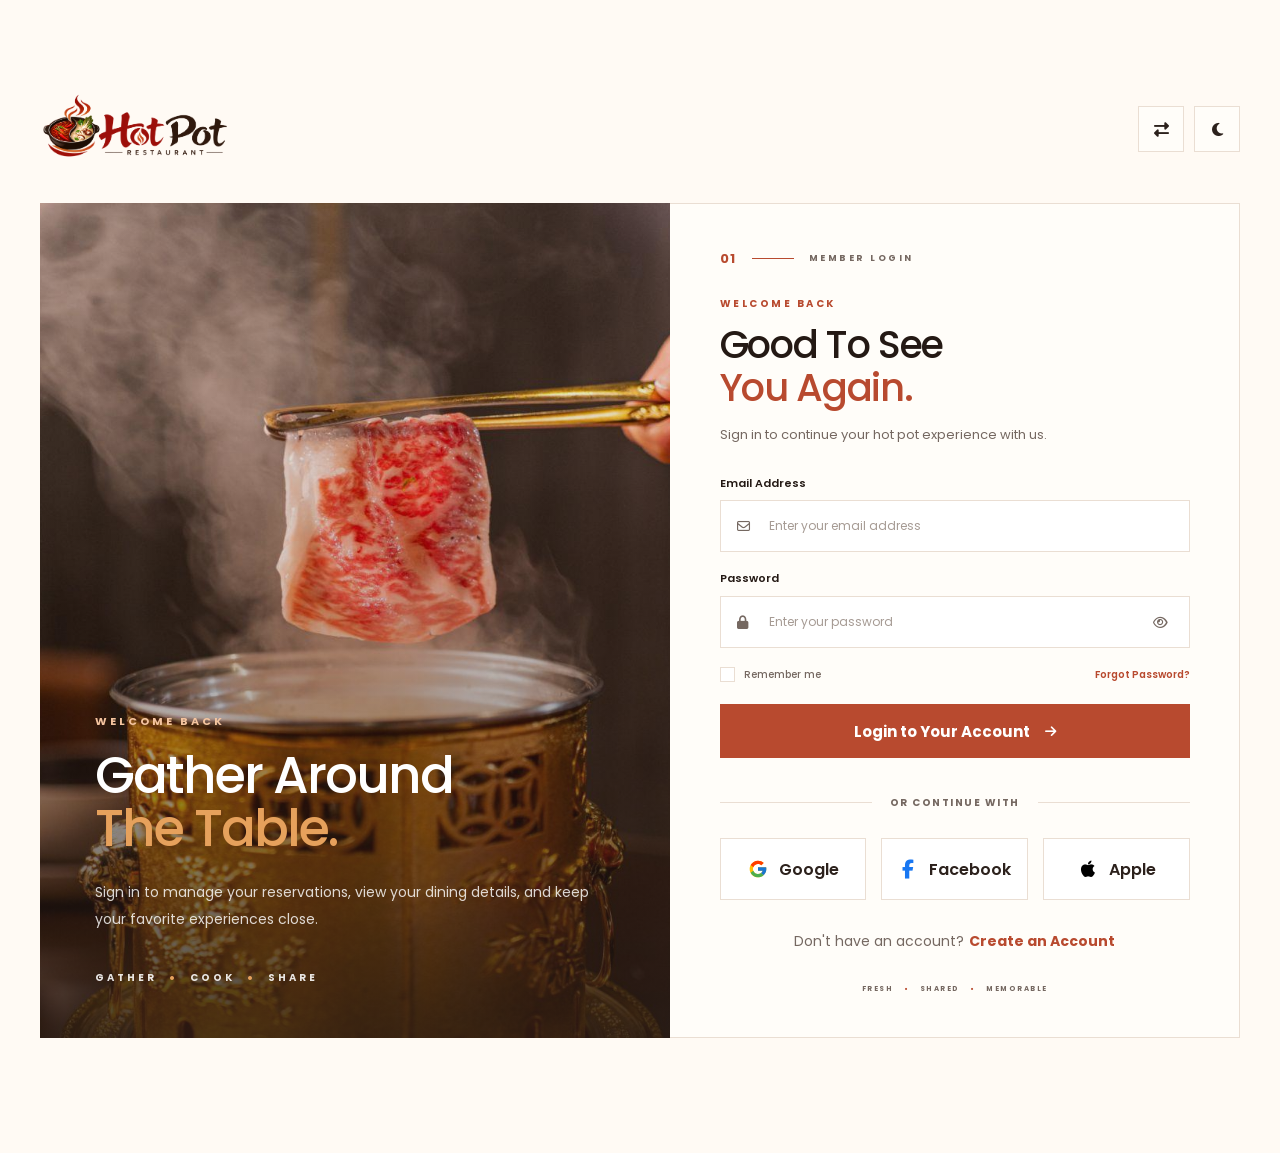
<file: login.html>
<!DOCTYPE html>

<html lang="en">

<head>
  <meta charset="UTF-8">
  <meta name="viewport" content="width=device-width, initial-scale=1.0">
  <title>Hot Pot Restaurant | Gather, Cook & Share</title>

  <!-- Favicon -->

  <link rel="icon" type="image/png" href="images/logo-light.png">

  <!-- Google Fonts -->

  <link rel="preconnect" href="https://fonts.googleapis.com">
  <link rel="preconnect" href="https://fonts.gstatic.com" crossorigin>
  <link href="https://fonts.googleapis.com/css2?family=Poppins:wght@300;400;500;600;700;800&display=swap" rel="stylesheet">
<link
    rel="stylesheet"
    href="https://cdnjs.cloudflare.com/ajax/libs/font-awesome/6.7.2/css/all.min.css"
>
  <!-- Font Awesome -->

  <link rel="stylesheet" href="https://cdnjs.cloudflare.com/ajax/libs/font-awesome/6.7.2/css/all.min.css">
<link rel="stylesheet" href="https://cdnjs.cloudflare.com/ajax/libs/font-awesome/6.7.2/css/all.min.css">
  <!-- CSS -->

  <link rel="stylesheet" href="css/style.css">
  <link rel="stylesheet" href="css/responsive.css">
</head>

<body>
<!-- =========================================================
     LOGIN PAGE
========================================================= -->

<section class="hotpot-login-page" id="hotpotLoginPage">


    <!-- =====================================================
         TOP AREA
         LOGO LEFT + CONTROLS RIGHT
         NO HEADER
    ====================================================== -->

    <div class="hotpot-login-topbar">

        <!-- =================================================
             LOGO
        ================================================== -->

        <a
            href="index.html"
            class="hotpot-login-logo"
            aria-label="Hot Pot Restaurant Home"
        >

            <!-- LIGHT MODE LOGO -->

            <img
                src="images/logo-light.png"
                alt="Hot Pot Restaurant"
                class="hotpot-login-logo-light"
            >


            <!-- DARK MODE LOGO -->

            <img
                src="images/logo-dark.png"
                alt="Hot Pot Restaurant"
                class="hotpot-login-logo-dark"
            >

        </a>


        <!-- =================================================
             RIGHT CONTROLS
        ================================================== -->

        <div class="hotpot-login-controls">


            <!-- =================================================
                 RTL TOGGLE
                 BIDIRECTIONAL ARROW ICON
            ================================================== -->

            <button
                type="button"
                class="hotpot-login-control"
                id="loginRtlToggle"
                aria-label="Toggle RTL"
                title="RTL"
            >

                <i class="fa-solid fa-right-left"></i>

            </button>


            <!-- =================================================
                 DARK MODE TOGGLE
            ================================================== -->

            <button
                type="button"
                class="hotpot-login-control"
                id="loginDarkToggle"
                aria-label="Toggle dark mode"
                title="Dark Mode"
            >

                <i class="fa-solid fa-moon"></i>

            </button>

        </div>

    </div>



    <!-- =====================================================
         LOGIN MAIN CONTAINER
    ====================================================== -->

    <div class="hotpot-login-container">


        <!-- =================================================
             LEFT IMAGE
        ================================================== -->

        <div class="hotpot-login-image">


            <img
                src="images/login.jpg"
                alt="Guests enjoying a hot pot dining experience"
            >


            <!-- IMAGE OVERLAY -->

            <div class="hotpot-login-image-overlay"></div>


            <!-- IMAGE CONTENT -->

            <div class="hotpot-login-image-content">


                <span class="hotpot-login-image-eyebrow">
                    WELCOME BACK
                </span>


                <h1 class="hotpot-login-image-title">

                    Gather Around

                    <span>
                        The Table.
                    </span>

                </h1>


                <p class="hotpot-login-image-description">

                    Sign in to manage your reservations,
                    view your dining details, and keep your
                    favorite experiences close.

                </p>


                <div class="hotpot-login-image-bottom">

                    <span>GATHER</span>

                    <b>•</b>

                    <span>COOK</span>

                    <b>•</b>

                    <span>SHARE</span>

                </div>

            </div>

        </div>



        <!-- =================================================
             RIGHT LOGIN CONTENT
        ================================================== -->

        <div class="hotpot-login-content">

            <div class="hotpot-login-content-inner">


                <!-- =================================================
                     TOP MARK
                ================================================== -->

                <div class="hotpot-login-top">

                    <span class="hotpot-login-number">
                        01
                    </span>


                    <span class="hotpot-login-line"></span>


                    <span class="hotpot-login-label">
                        MEMBER LOGIN
                    </span>

                </div>



                <!-- =================================================
                     LOGIN HEADING
                ================================================== -->

                <div class="hotpot-login-heading">


                    <span class="hotpot-login-eyebrow">
                        WELCOME BACK
                    </span>


                    <h2 class="hotpot-login-title">

                        Good To See

                        <span>
                            You Again.
                        </span>

                    </h2>


                    <p class="hotpot-login-description">

                        Sign in to continue your hot pot
                        experience with us.

                    </p>

                </div>



                <!-- =================================================
                     LOGIN FORM
                ================================================== -->

                <form
                    class="hotpot-login-form"
                    id="hotpotLoginForm"
                    action="#"
                    method="post"
                >


                    <!-- =================================================
                         EMAIL
                    ================================================== -->

                    <div class="hotpot-login-field">


                        <label for="loginEmail">
                            Email Address
                        </label>


                        <div class="hotpot-login-input">


                            <i class="fa-regular fa-envelope"></i>


                            <input
                                type="email"
                                id="loginEmail"
                                name="email"
                                placeholder="Enter your email address"
                                autocomplete="email"
                                required
                            >

                        </div>

                    </div>



                    <!-- =================================================
                         PASSWORD
                    ================================================== -->

                    <div class="hotpot-login-field">


                        <div class="hotpot-login-label-row">


                            <label for="loginPassword">
                                Password
                            </label>


                            

                        </div>


                        <div class="hotpot-login-input">


                            <i class="fa-solid fa-lock"></i>


                            <input
                                type="password"
                                id="loginPassword"
                                name="password"
                                placeholder="Enter your password"
                                autocomplete="current-password"
                                required
                            >


                            <button
                                type="button"
                                class="hotpot-login-password-toggle"
                                id="loginPasswordToggle"
                                aria-label="Show password"
                                title="Show password"
                            >

                                <i class="fa-regular fa-eye"></i>

                            </button>

                        </div>

                    </div>



                    <!-- =================================================
                         REMEMBER ME
                    ================================================== -->

                    <div class="hotpot-login-options">


                        <label class="hotpot-login-remember">


                            <input
                                type="checkbox"
                                name="remember"
                            >


                            <span class="hotpot-login-check"></span>


                            <span>
                                Remember me
                            </span>


                        </label>
                        <a
                                href="#"
                                class="hotpot-login-forgot"
                            >
                                Forgot Password?
                            </a>

                    </div>



                    <!-- =================================================
                         LOGIN BUTTON
                    ================================================== -->

                    <button
                        type="submit"
                        class="hotpot-login-button"
                    >

                        <span>
                            Login to Your Account
                        </span>


                        <i class="fa-solid fa-arrow-right"></i>

                    </button>

                </form>



                <!-- =================================================
                     SOCIAL LOGIN
                     AFTER LOGIN BUTTON
                ================================================== -->

                <div class="hotpot-login-social-area">


                    <!-- =================================================
                         DIVIDER
                    ================================================== -->

                    <div class="hotpot-login-divider">


                        <span></span>


                        <p>
                            OR CONTINUE WITH
                        </p>


                        <span></span>


                    </div>



                    <!-- =================================================
                         SOCIAL BUTTONS
                    ================================================== -->

                    <div class="hotpot-login-social">


                        <!-- =================================================
                             GOOGLE
                        ================================================== -->

                        <button
                            type="button"
                            class="hotpot-login-social-button hotpot-login-google"
                            aria-label="Continue with Google"
                        >


                            <span class="hotpot-login-social-icon">


                                <!-- GOOGLE MULTICOLOR SVG -->

                                <svg
                                    viewBox="0 0 48 48"
                                    width="20"
                                    height="20"
                                    aria-hidden="true"
                                >

                                    <path
                                        fill="#FFC107"
                                        d="M43.611 20.083H42V20H24v8h11.303C33.648 32.657 29.197 36 24 36c-6.627 0-12-5.373-12-12s5.373-12 12-12c3.059 0 5.842 1.154 7.961 3.039L37.619 9.381C34.046 6.053 29.268 4 24 4 12.955 4 4 12.955 4 24s8.955 20 20 20 20-8.955 20-20c0-1.341-.138-2.65-.389-3.917z"
                                    />

                                    <path
                                        fill="#FF3D00"
                                        d="M6.306 14.691l6.571 4.819C14.655 15.108 18.961 12 24 12c3.059 0 5.842 1.154 7.961 3.039L37.619 9.381C34.046 6.053 29.268 4 24 4c-7.682 0-14.344 4.337-17.694 10.691z"
                                    />

                                    <path
                                        fill="#4CAF50"
                                        d="M24 44c5.166 0 9.86-1.977 13.409-5.192l-6.19-5.238C29.211 35.091 26.715 36 24 36c-5.176 0-9.607-3.317-11.271-7.946l-6.522 5.025C9.583 39.556 16.227 44 24 44z"
                                    />

                                    <path
                                        fill="#1976D2"
                                        d="M43.611 20.083H42V20H24v8h11.303c-.792 2.237-2.231 4.166-4.084 5.57l.003-.002 6.19 5.238C36.971 39.205 44 34 44 24c0-1.341-.138-2.65-.389-3.917z"
                                    />

                                </svg>


                            </span>


                            <span>
                                Google
                            </span>


                        </button>



                        <!-- =================================================
                             FACEBOOK
                        ================================================== -->

                        <button
                            type="button"
                            class="hotpot-login-social-button hotpot-login-facebook"
                            aria-label="Continue with Facebook"
                        >


                            <span class="hotpot-login-social-icon">

                                <i class="fa-brands fa-facebook-f"></i>

                            </span>


                            <span>
                                Facebook
                            </span>


                        </button>



                        <!-- =================================================
                             APPLE
                        ================================================== -->

                        <button
                            type="button"
                            class="hotpot-login-social-button hotpot-login-apple"
                            aria-label="Continue with Apple"
                        >


                            <span class="hotpot-login-social-icon">

                                <i class="fa-brands fa-apple"></i>

                            </span>


                            <span>
                                Apple
                            </span>


                        </button>


                    </div>

                </div>



                <!-- =================================================
                     REGISTER
                ================================================== -->

                <div class="hotpot-login-register">


                    <span>
                        Don't have an account?
                    </span>


                    <a href="register.html">
                        Create an Account
                    </a>


                </div>



                <!-- =================================================
                     BOTTOM DECORATIVE LINE
                ================================================== -->

                <div class="hotpot-login-bottom">


                    <span class="hotpot-login-bottom-line"></span>


                    <p>

                        FRESH

                        <b>•</b>

                        SHARED

                        <b>•</b>

                        MEMORABLE

                    </p>


                    <span class="hotpot-login-bottom-line"></span>


                </div>


            </div>

        </div>

    </div>

</section>

    <!-- JS -->

  <script src="js/script.js"></script>
  <script src="js/global-settings.js"></script>

</body>
</html>
</file>
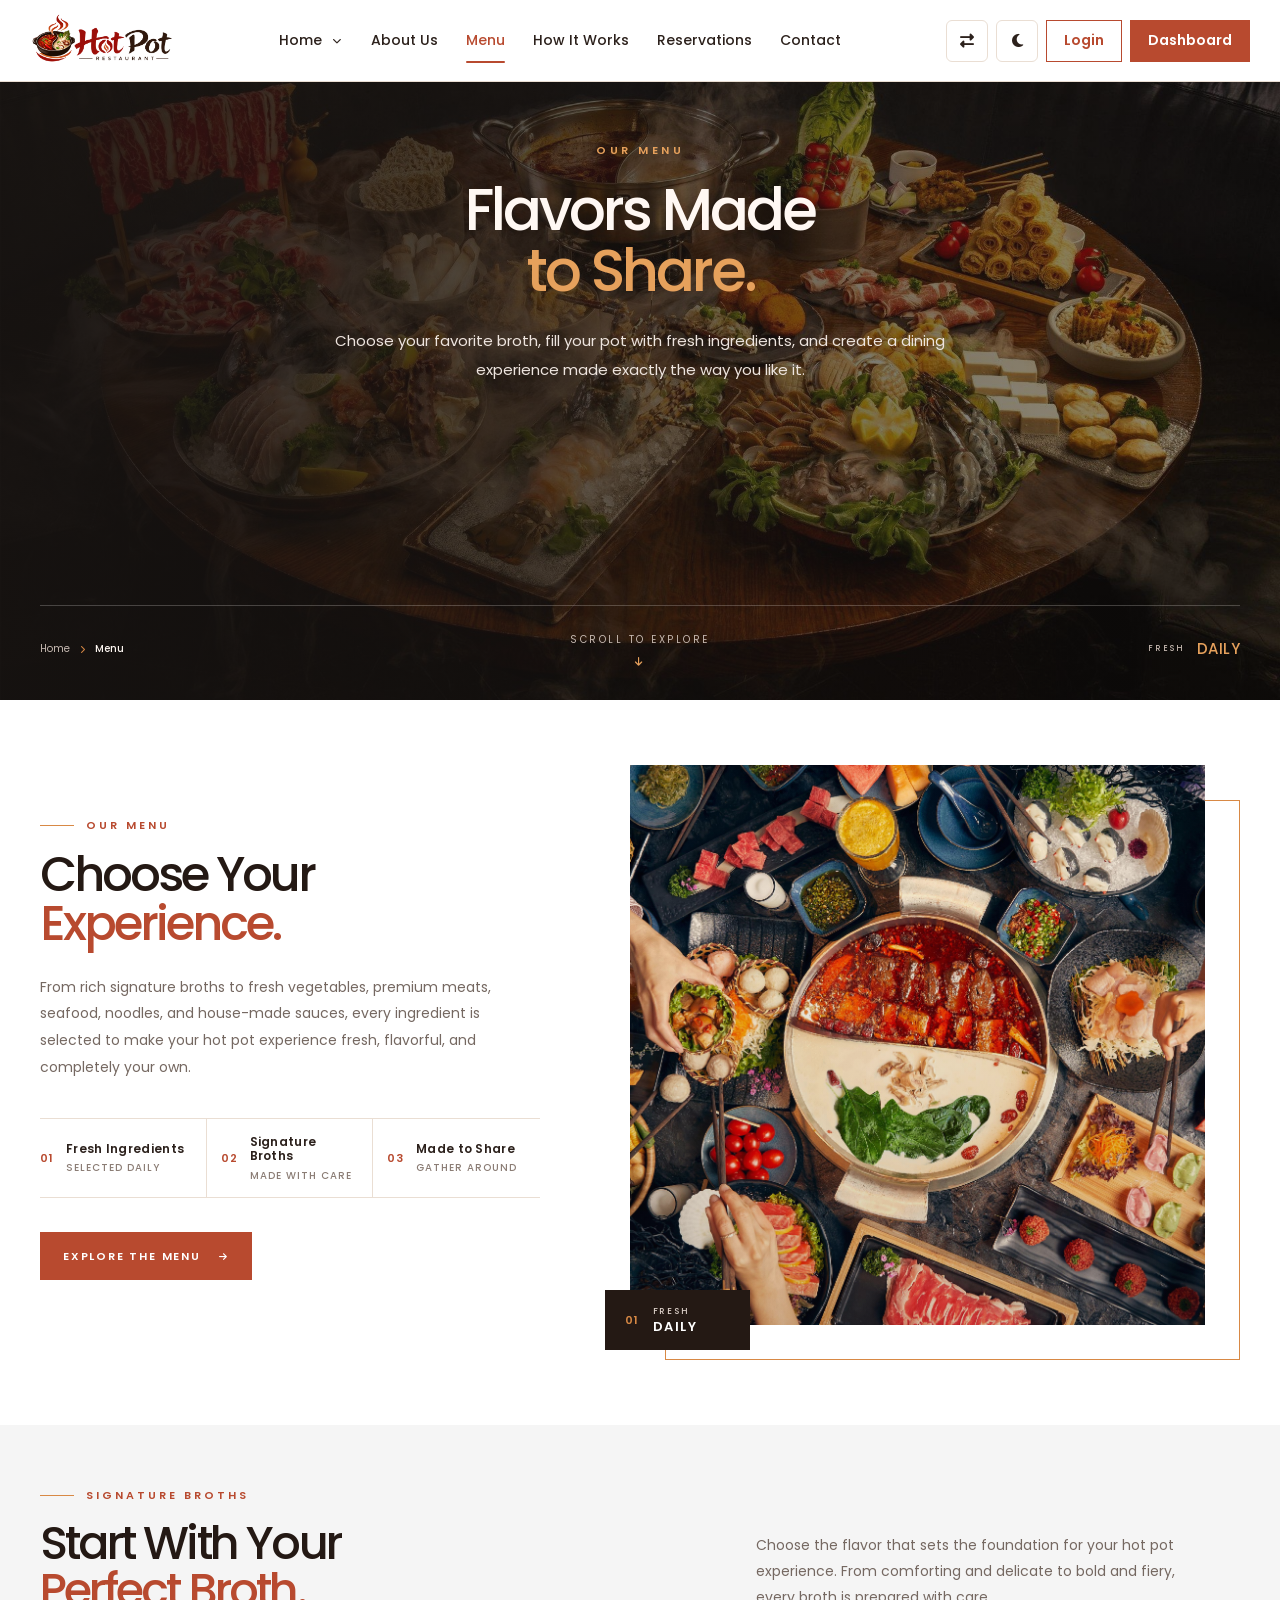
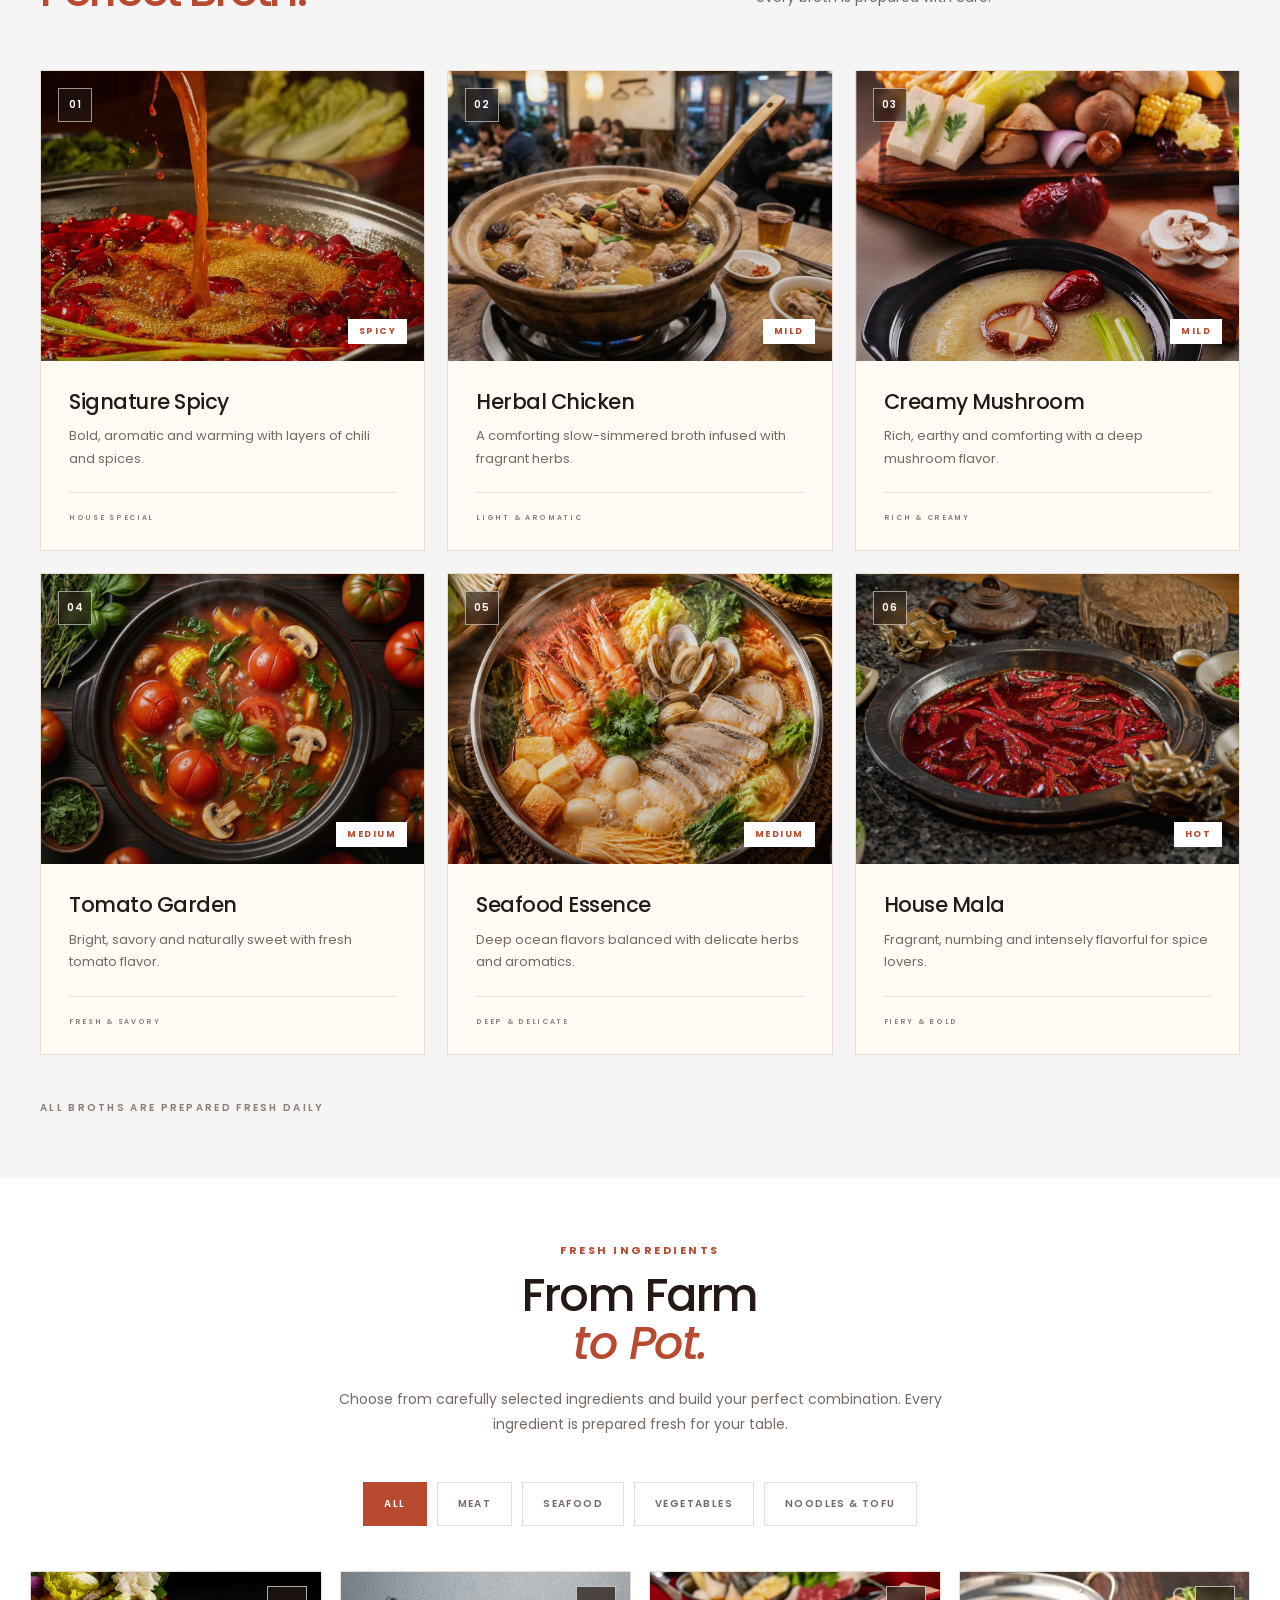
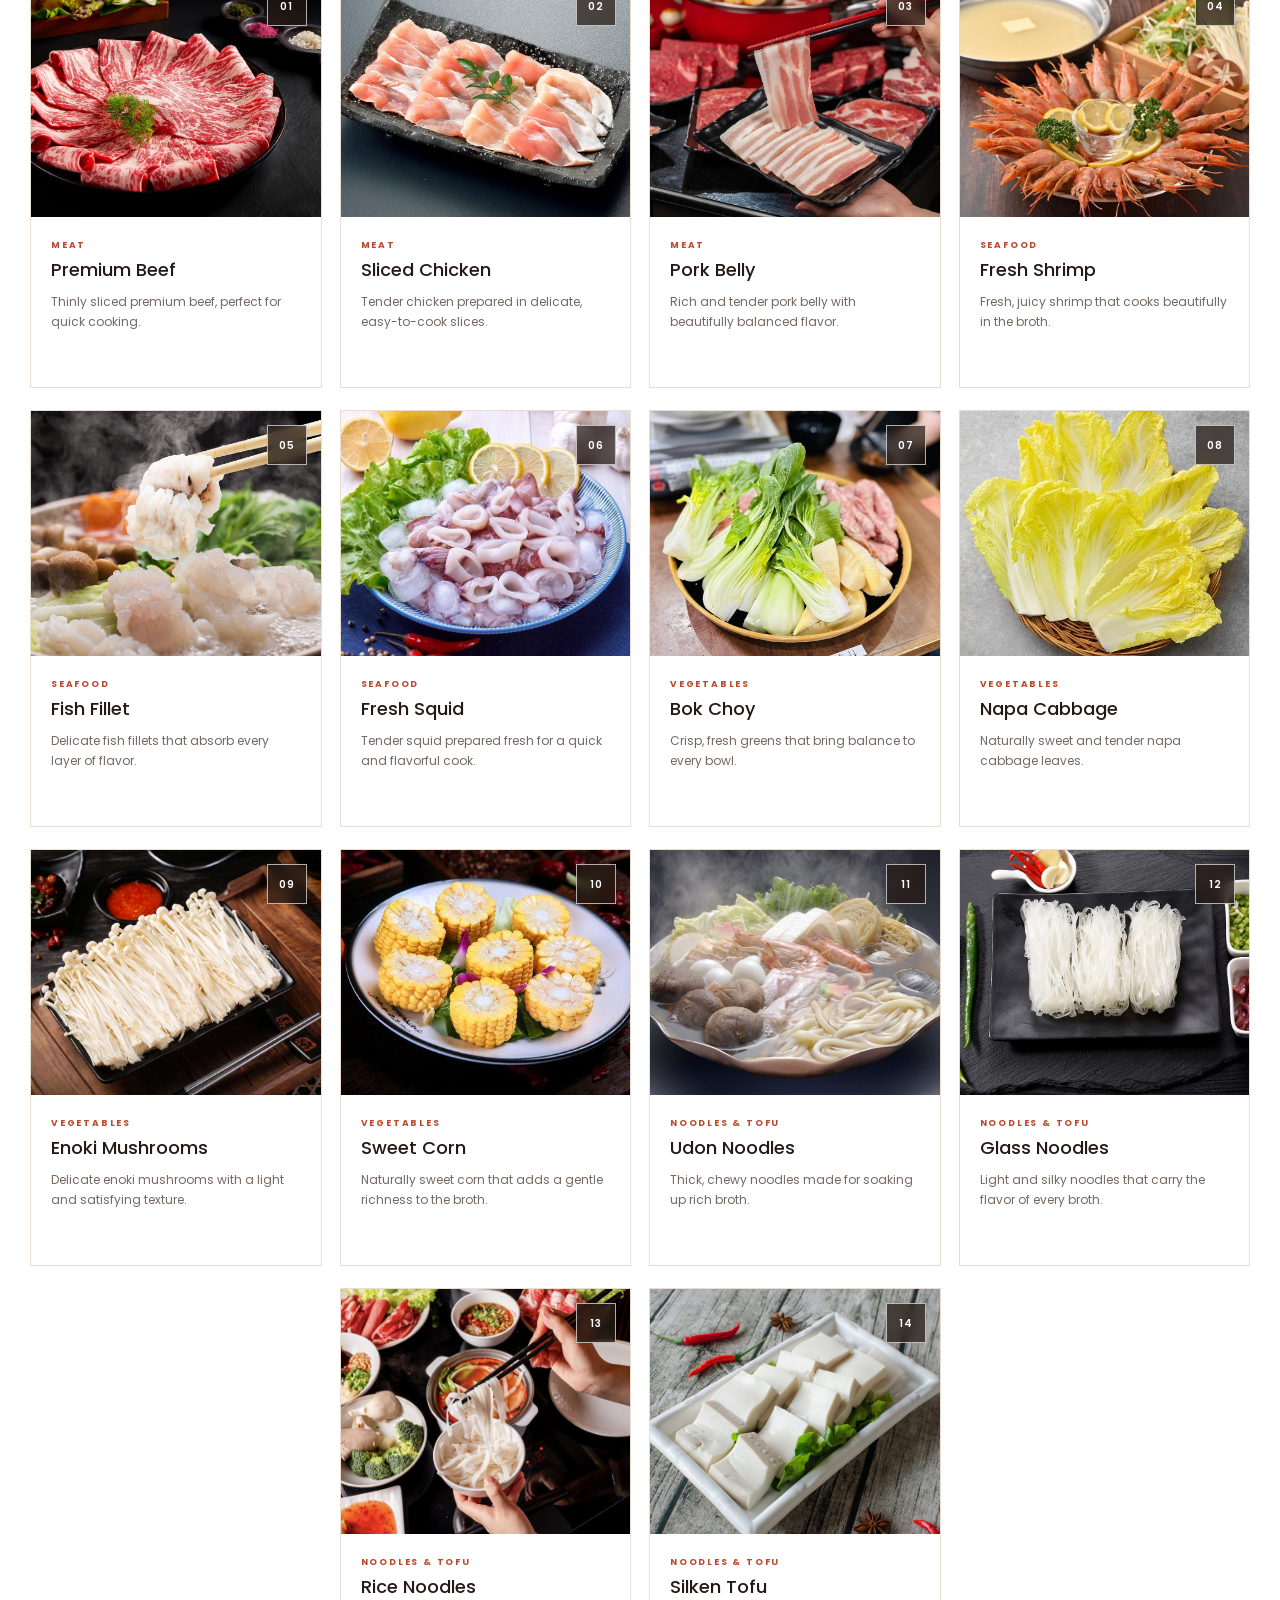
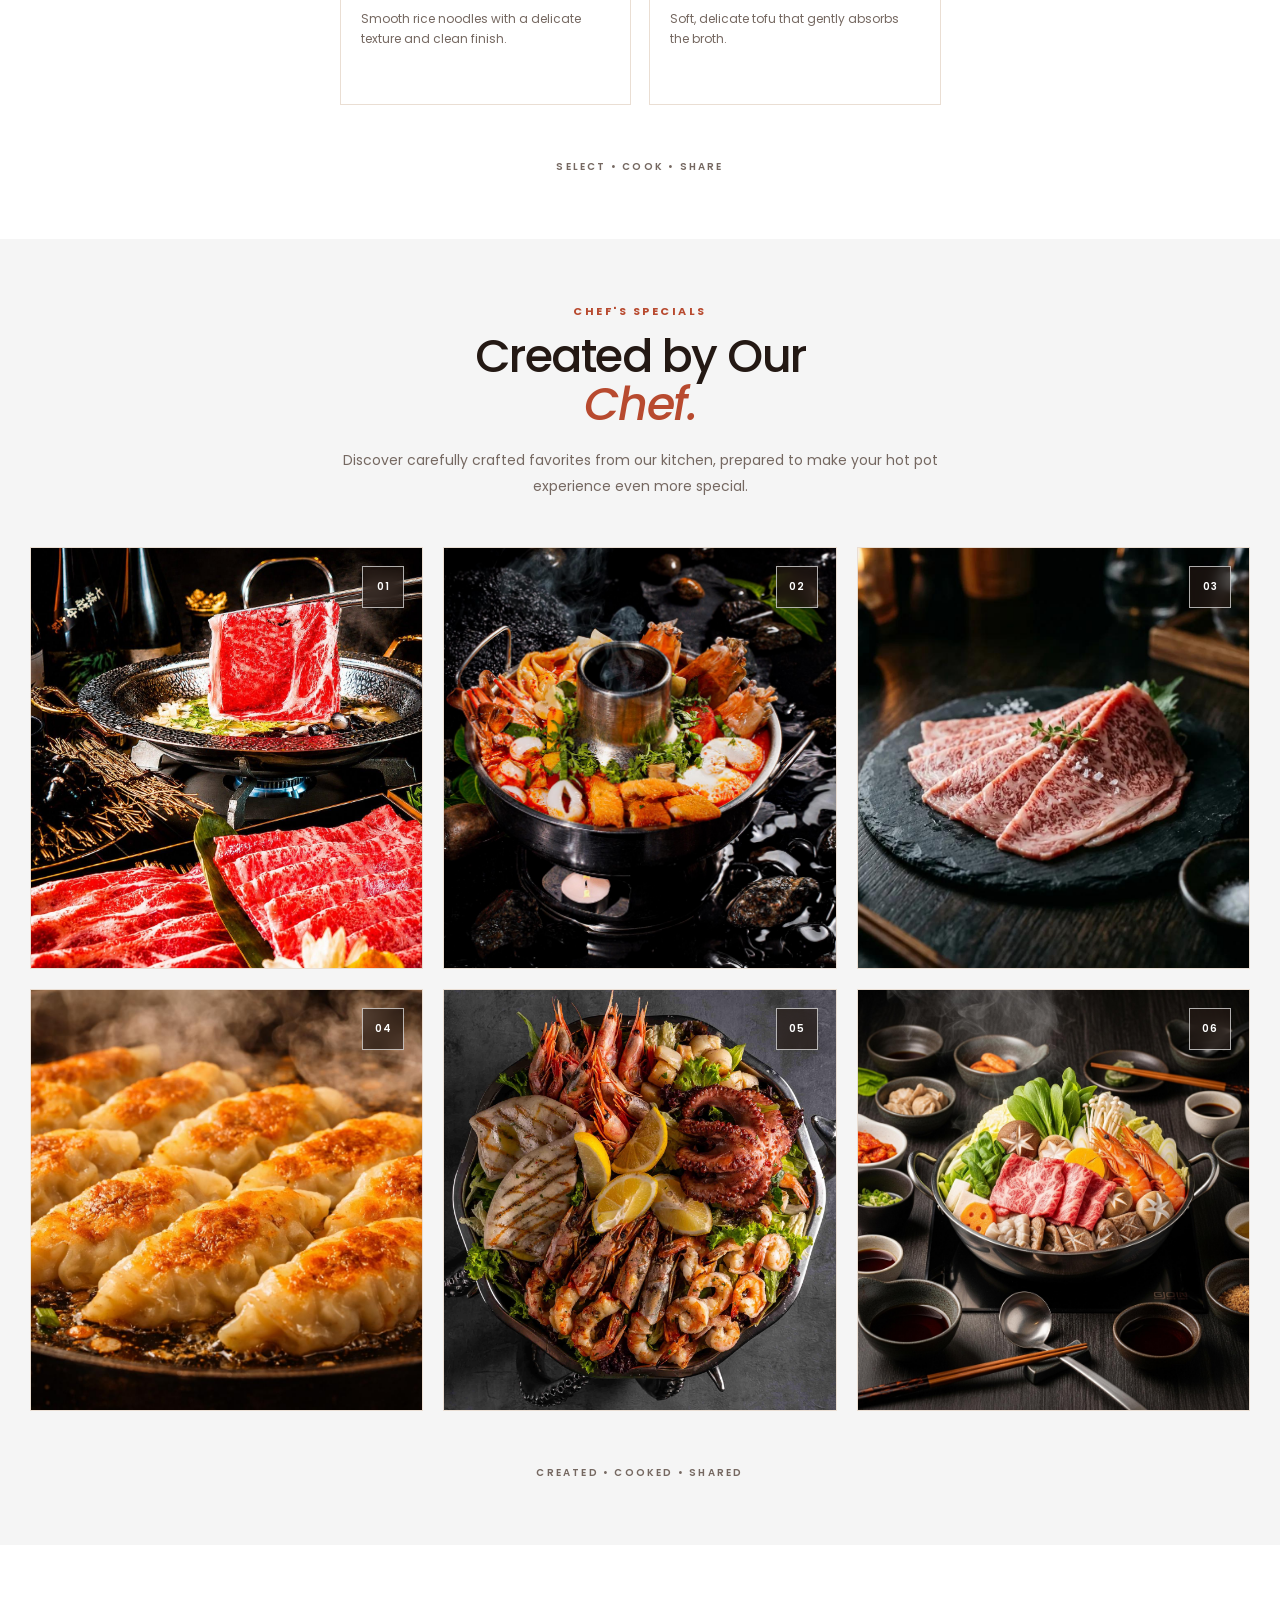
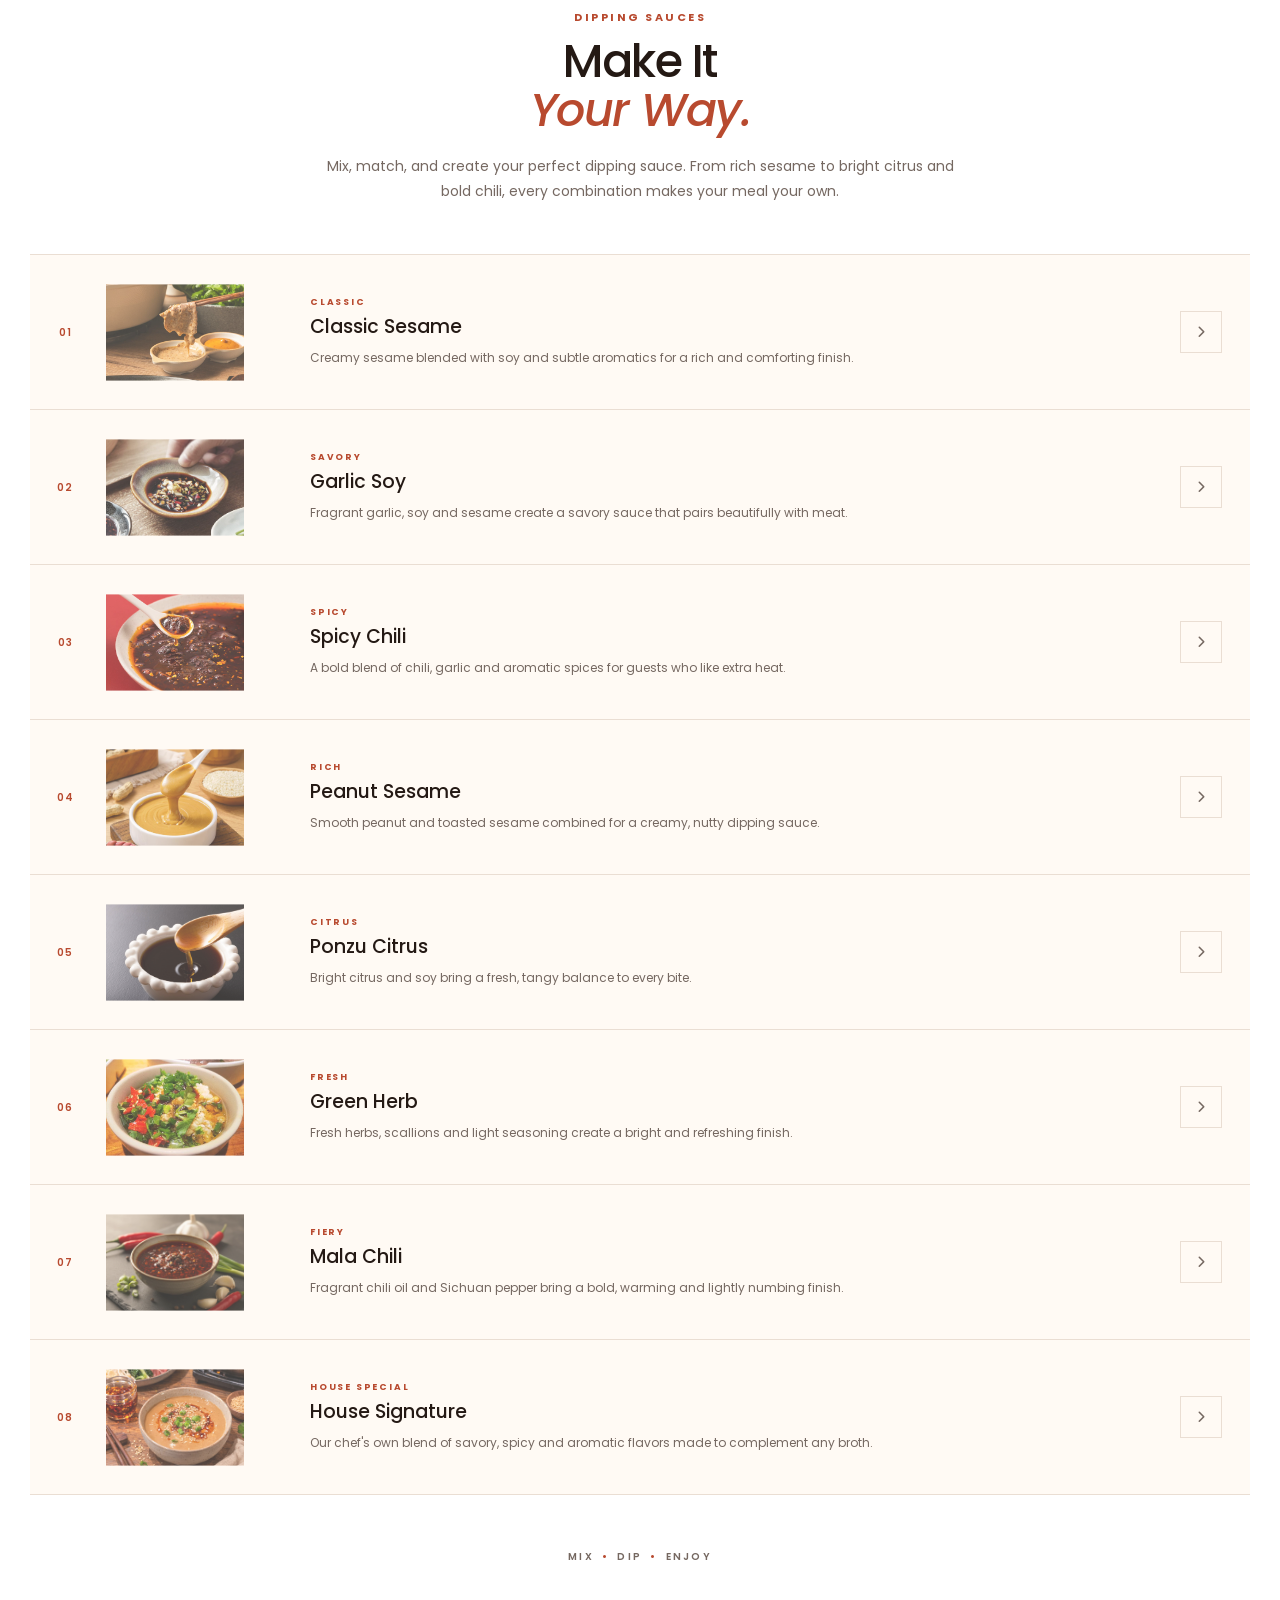
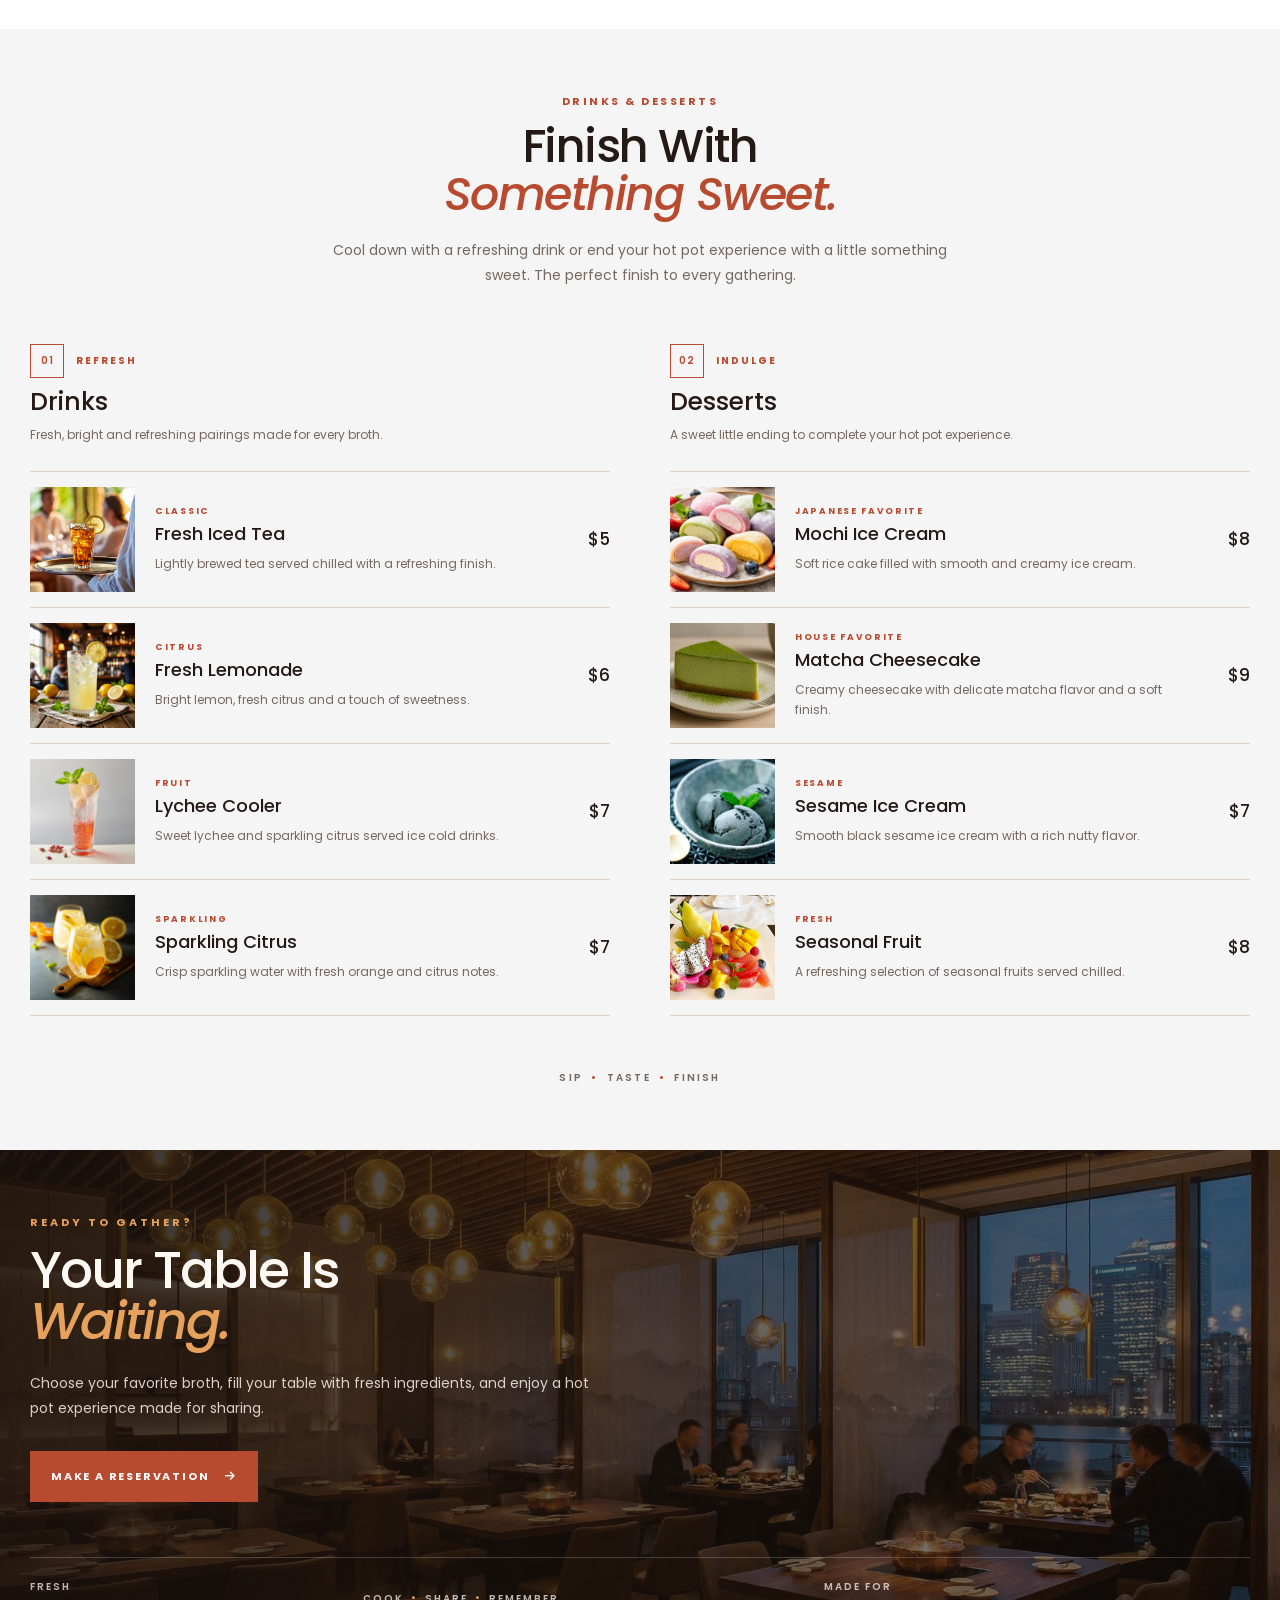
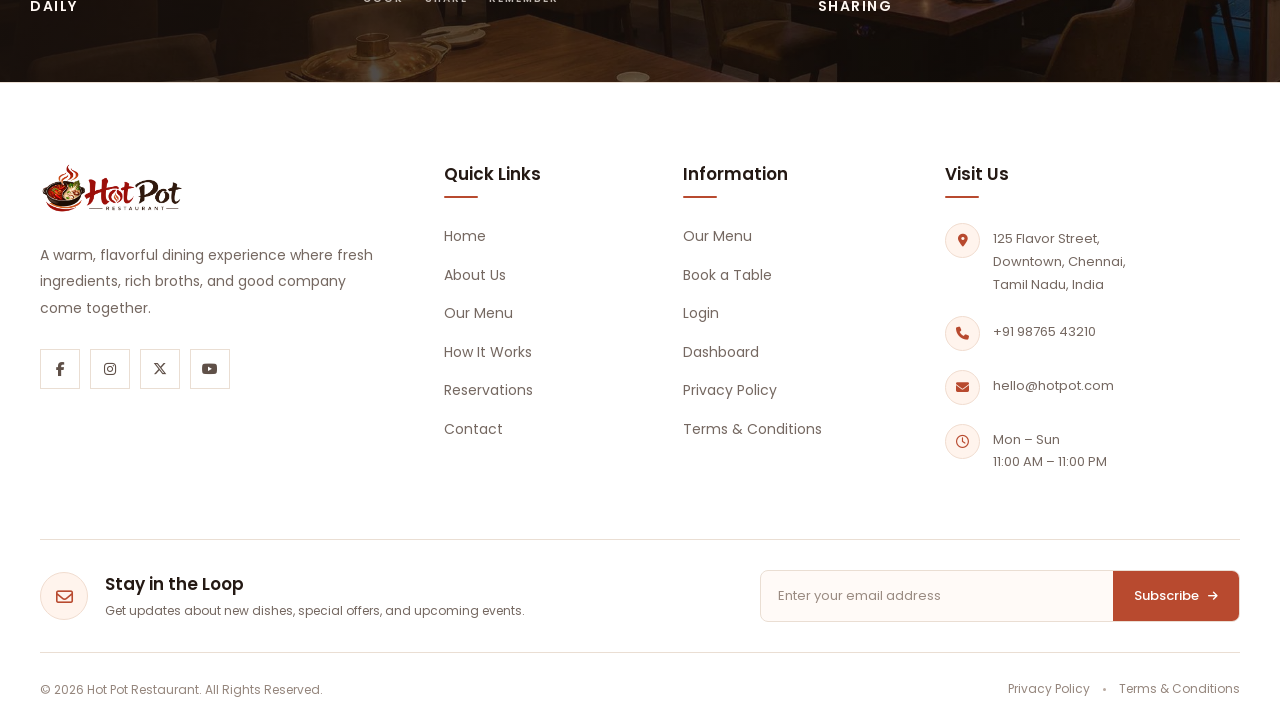
<file: menu.html>
<!DOCTYPE html>

<html lang="en">

<head>
  <meta charset="UTF-8">
  <meta name="viewport" content="width=device-width, initial-scale=1.0">
  <title>Hot Pot Restaurant | Gather, Cook & Share</title>
  <!-- Favicon -->

  <link rel="icon" type="image/png" href="images/logo-light.png">

  <!-- Google Fonts -->

  <link rel="preconnect" href="https://fonts.googleapis.com">
  <link rel="preconnect" href="https://fonts.gstatic.com" crossorigin>
  <link href="https://fonts.googleapis.com/css2?family=Poppins:wght@300;400;500;600;700;800&display=swap" rel="stylesheet">
<link
    rel="stylesheet"
    href="https://cdnjs.cloudflare.com/ajax/libs/font-awesome/6.7.2/css/all.min.css"
>
  <!-- Font Awesome -->

  <link rel="stylesheet" href="https://cdnjs.cloudflare.com/ajax/libs/font-awesome/6.7.2/css/all.min.css">
<link rel="stylesheet" href="https://cdnjs.cloudflare.com/ajax/libs/font-awesome/6.7.2/css/all.min.css">
  <!-- CSS -->

  <link rel="stylesheet" href="css/style.css">
  <link rel="stylesheet" href="css/responsive.css">
</head>

<body>

<!-- =========================================================
     HOT POT RESTAURANT
     PART 1 — HEADER HTML
========================================================= -->
<!-- =====================================================
         SITE HEADER
    ====================================================== -->

    <header
        class="site-header"
        id="siteHeader"
    >

        <div class="header-container">


            <!-- =================================================
                 LOGO
            ================================================== -->

            <a
                href="index.html"
                class="site-logo"
                aria-label="Hot Pot Restaurant Home"
            >

                <!-- Light Mode Logo -->
                <img
                    src="images/logo-light.png"
                    alt="Hot Pot Restaurant"
                    class="logo-dark"
                >

                <!-- Dark Mode Logo -->
                <img
                    src="images/logo-dark.png"
                    alt="Hot Pot Restaurant"
                    class="logo-light"
                >

            </a>


            <!-- =================================================
                 DESKTOP NAVIGATION
            ================================================== -->

            <nav
                class="main-navigation"
                id="mainNavigation"
                aria-label="Main Navigation"
            >

                <ul class="nav-menu">


                    <!-- =========================================
                         HOME
                    ========================================== -->

                    <li class="nav-item has-dropdown">

                        <a
                            href="#"
                            class="nav-link dropdown-toggle"
                            aria-haspopup="true"
                        >

                            <span>
                                Home
                            </span>

                            <span
                                class="dropdown-icon"
                                aria-hidden="true"
                            >
                                <i class="fa-solid fa-chevron-down"></i>
                            </span>

                        </a>


                        <!-- HOME DROPDOWN -->

                        <ul class="dropdown-menu">

                            <li class="dropdown-item">

                                <a
                                    href="index.html"
                                    class="dropdown-link"
                                >
                                    Home 1
                                </a>

                            </li>


                            <li class="dropdown-item">

                                <a
                                    href="home2.html"
                                    class="dropdown-link"
                                >
                                    Home 2
                                </a>

                            </li>

                        </ul>

                    </li>


                    <!-- =========================================
                         ABOUT US
                    ========================================== -->

                    <li class="nav-item">

                        <a
                            href="about.html"
                            class="nav-link"
                        >
                            About Us
                        </a>

                    </li>


                    <!-- =========================================
                         MENU
                    ========================================== -->

                    <li class="nav-item">

                        <a
                            href="menu.html"
                            class="nav-link active"
                        >
                            Menu
                        </a>

                    </li>


                    <!-- =========================================
                         HOW IT WORKS
                    ========================================== -->

                    <li class="nav-item">

                        <a
                            href="how-it-works.html"
                            class="nav-link"
                        >
                            How It Works
                        </a>

                    </li>


                    <!-- =========================================
                         RESERVATIONS
                    ========================================== -->

                    <li class="nav-item">

                        <a
                            href="reservations.html"
                            class="nav-link"
                        >
                            Reservations
                        </a>

                    </li>


                    <!-- =========================================
                         CONTACT
                    ========================================== -->

                    <li class="nav-item">

                        <a
                            href="contact.html"
                            class="nav-link"
                        >
                            Contact
                        </a>

                    </li>

                </ul>

            </nav>


            <!-- =================================================
                 DESKTOP HEADER ACTIONS
            ================================================== -->

            <div class="header-actions">


                <!-- =============================================
                     RTL BUTTON
                ============================================== -->

                <button
    type="button"
    class="header-action-btn rtl-toggle"
    id="rtlToggle"
    aria-label="Toggle RTL mode"
    title="RTL Mode"
>
    <i class="fa-solid fa-right-left"></i>
</button>


                <!-- =============================================
                     DARK MODE BUTTON
                ============================================== -->

                <button
                    type="button"
                    class="header-action-btn dark-mode-toggle"
                    id="darkModeToggle"
                    aria-label="Toggle dark mode"
                    title="Dark Mode"
                >

                    <span
                        class="dark-mode-icon"
                        aria-hidden="true"
                    >
                        <i class="fa-solid fa-moon"></i>
                    </span>

                </button>


                <!-- =============================================
                     LOGIN
                ============================================== -->

                <a
                    href="login.html"
                    class="header-btn login-btn"
                >
                    Login
                </a>


                <!-- =============================================
                     DASHBOARD
                ============================================== -->

                <a
                    href="dashboard.html"
                    class="header-btn dashboard-btn"
                >
                    Dashboard
                </a>

            </div>


            <!-- =================================================
                 HAMBURGER BUTTON
            ================================================== -->

            <button
                type="button"
                class="hamburger-btn"
                id="hamburgerBtn"
                aria-label="Open navigation menu"
                aria-expanded="false"
                aria-controls="mobileMenu"
            >

                <span class="hamburger-line"></span>

                <span class="hamburger-line"></span>

                <span class="hamburger-line"></span>

            </button>

        </div>


        <!-- =====================================================
             MOBILE MENU
        ====================================================== -->

        <div
            class="mobile-menu"
            id="mobileMenu"
        >

            <div class="mobile-menu-inner">


                <!-- =================================================
                     MOBILE NAVIGATION
                ================================================== -->

                <nav
                    class="mobile-navigation"
                    aria-label="Mobile Navigation"
                >

                    <ul class="mobile-nav-menu">


                        <!-- =========================================
                             MOBILE HOME DROPDOWN
                        ========================================== -->

                        <li
                            class="mobile-nav-item mobile-has-dropdown"
                        >

                            <button
                                type="button"
                                class="mobile-nav-link mobile-dropdown-toggle"
                                aria-expanded="false"
                                aria-haspopup="true"
                            >

                                <span>
                                    Home
                                </span>

                                <span
                                    class="mobile-dropdown-icon"
                                    aria-hidden="true"
                                >
                                    <i class="fa-solid fa-chevron-down"></i>
                                </span>

                            </button>


                            <!-- MOBILE HOME DROPDOWN -->

                            <ul class="mobile-dropdown-menu">

                                <li class="mobile-dropdown-item">

                                    <a
                                        href="index.html"
                                        class="mobile-dropdown-link"
                                    >
                                        Home 1
                                    </a>

                                </li>


                                <li class="mobile-dropdown-item">

                                    <a
                                        href="home2.html"
                                        class="mobile-dropdown-link"
                                    >
                                        Home 2
                                    </a>

                                </li>

                            </ul>

                        </li>


                        <!-- =========================================
                             MOBILE ABOUT
                        ========================================== -->

                        <li class="mobile-nav-item">

                            <a
                                href="about.html"
                                class="mobile-nav-link"
                            >
                                About Us
                            </a>

                        </li>


                        <!-- =========================================
                             MOBILE MENU
                        ========================================== -->

                        <li class="mobile-nav-item">

                            <a
                                href="menu.html"
                                class="mobile-nav-link active"
                            >
                                Menu
                            </a>

                        </li>


                        <!-- =========================================
                             MOBILE HOW IT WORKS
                        ========================================== -->

                        <li class="mobile-nav-item">

                            <a
                                href="how-it-works.html"
                                class="mobile-nav-link"
                            >
                                How It Works
                            </a>

                        </li>


                        <!-- =========================================
                             MOBILE RESERVATIONS
                        ========================================== -->

                        <li class="mobile-nav-item">

                            <a
                                href="reservations.html"
                                class="mobile-nav-link"
                            >
                                Reservations
                            </a>

                        </li>


                        <!-- =========================================
                             MOBILE CONTACT
                        ========================================== -->

                        <li class="mobile-nav-item">

                            <a
                                href="contact.html"
                                class="mobile-nav-link"
                            >
                                Contact
                            </a>

                        </li>

                    </ul>

                </nav>


                <!-- =================================================
                     MOBILE ACTIONS
                     ALL BUTTONS ARE INSIDE HAMBURGER
                ================================================== -->

                <div class="mobile-actions">


                    <!-- =============================================
                         RTL
                    ============================================== -->

                    <button
    type="button"
    class="mobile-action-btn mobile-rtl-toggle"
    id="mobileRtlToggle"
    aria-label="Toggle RTL mode"
    title="RTL Mode"
>
    <i class="fa-solid fa-right-left"></i>
</button>


                    <!-- =============================================
                         DARK MODE
                    ============================================== -->

                    <button
                        type="button"
                        class="mobile-action-btn mobile-dark-toggle"
                        id="mobileDarkModeToggle"
                        aria-label="Toggle dark mode"
                    >

                        <span
                            class="mobile-dark-icon"
                            aria-hidden="true"
                        >
                            <i class="fa-solid fa-moon"></i>
                        </span>

                        <span>
                            Dark Mode
                        </span>

                    </button>


                    <!-- =============================================
                         LOGIN
                    ============================================== -->

                    <a
                        href="login.html"
                        class="mobile-action-btn mobile-login-btn"
                    >
                        Login
                    </a>


                    <!-- =============================================
                         DASHBOARD
                    ============================================== -->

                    <a
                        href="dashboard.html"
                        class="mobile-action-btn mobile-dashboard-btn"
                    >
                        Dashboard
                    </a>

                </div>

            </div>

        </div>

    </header>


    <!-- =====================================================
         MAIN CONTENT
         Your Home page sections will start here.
    ====================================================== -->

    <main id="mainContent">
<! =========================================================
   MENU PAGE — HERO SECTION
   PART 1 — HTML
========================================================= !>

<section class="menu-hero" id="menuHero">

    <!-- =====================================================
         BACKGROUND IMAGE
    ====================================================== -->

    <div class="menu-hero-background">

        <img
            src="images/menu-hero.jpg"
            alt="Fresh hot pot ingredients and signature broth"
        >

    </div>


    <!-- =====================================================
         DARK OVERLAY
    ====================================================== -->

    <div class="menu-hero-overlay"></div>


    <!-- =====================================================
         DECORATIVE SIDE LINES
    ====================================================== -->

    <span class="menu-hero-side-line menu-hero-side-line-left"></span>

    <span class="menu-hero-side-line menu-hero-side-line-right"></span>

    <div class="menu-hero-container">
        <div class="menu-hero-content">
            <span class="menu-hero-eyebrow">
                OUR MENU
            </span>
            <h1 class="menu-hero-title">

                Flavors Made

                <span>
                    to Share.
                </span>

            </h1>
            <p class="menu-hero-description">
                Choose your favorite broth, fill your pot with
                fresh ingredients, and create a dining experience
                made exactly the way you like it.
            </p>


        </div>
        <div class="menu-hero-bottom">


            <!-- =============================================
                 BREADCRUMB
            ============================================== -->

            <div class="menu-hero-breadcrumb">

                <a href="index.html">
                    Home
                </a>

                <span>
                    <i class="fa-solid fa-chevron-right"></i>
                </span>

                <strong>
                    Menu
                </strong>

            </div>


            <!-- =============================================
                 SCROLL INDICATOR
            ============================================== -->

            <div class="menu-hero-scroll">

                <span>
                    SCROLL TO EXPLORE
                </span>

                <i class="fa-solid fa-arrow-down"></i>

            </div>


            <!-- =============================================
                 MENU LABEL
            ============================================== -->

            <div class="menu-hero-label">

                <span>
                    FRESH
                </span>

                <strong>
                    DAILY
                </strong>

            </div>


        </div>

    </div>

</section>
<! =========================================================
   MENU INTRODUCTION
   PART 1 — HTML
========================================================= !>

<section class="menu-intro" id="menuIntro">

    <div class="menu-intro-container">

        <!-- =================================================
             LEFT — CONTENT
        ================================================== -->

        <div class="menu-intro-content">

            <span class="menu-intro-eyebrow">
                OUR MENU
            </span>

            <h2 class="menu-intro-title">
                Choose Your
                <span>Experience.</span>
            </h2>

            <p class="menu-intro-description">
                From rich signature broths to fresh vegetables,
                premium meats, seafood, noodles, and house-made
                sauces, every ingredient is selected to make your
                hot pot experience fresh, flavorful, and completely
                your own.
            </p>


            <!-- =================================================
                 MENU HIGHLIGHTS
            ================================================== -->

            <div class="menu-intro-highlights">

                <div class="menu-intro-highlight">

                    <span class="menu-intro-highlight-number">
                        01
                    </span>

                    <div class="menu-intro-highlight-text">
                        <strong>
                            Fresh Ingredients
                        </strong>

                        <span>
                            Selected daily
                        </span>
                    </div>

                </div>


                <div class="menu-intro-highlight">

                    <span class="menu-intro-highlight-number">
                        02
                    </span>

                    <div class="menu-intro-highlight-text">
                        <strong>
                            Signature Broths
                        </strong>

                        <span>
                            Made with care
                        </span>
                    </div>

                </div>


                <div class="menu-intro-highlight">

                    <span class="menu-intro-highlight-number">
                        03
                    </span>

                    <div class="menu-intro-highlight-text">
                        <strong>
                            Made to Share
                        </strong>

                        <span>
                            Gather around
                        </span>
                    </div>

                </div>

            </div>


            <!-- =================================================
                 CTA
            ================================================== -->

            <a
                href="#signatureBroths"
                class="menu-intro-button"
            >
                <span>EXPLORE THE MENU</span>

                <i class="fa-solid fa-arrow-right"></i>
            </a>

        </div>


        <!-- =================================================
             RIGHT — IMAGE
        ================================================== -->

        <div class="menu-intro-image-area">

            <div class="menu-intro-image">

                <img
                    src="images/menu-intro.jpg"
                    alt="Fresh ingredients prepared for a hot pot meal"
                >

            </div>


            <!-- =================================================
                 FLOATING LABEL
            ================================================== -->

            <div class="menu-intro-image-label">

                <span class="menu-intro-image-label-number">
                    01
                </span>

                <div class="menu-intro-image-label-text">

                    <span>
                        FRESH
                    </span>

                    <strong>
                        DAILY
                    </strong>

                </div>

            </div>

        </div>

    </div>

</section>
<! =========================================================
   SIGNATURE BROTHS
   PART 1 — HTML
========================================================= !>

<section class="signature-broths" id="signatureBroths">

    <div class="signature-broths-container">

        <!-- =================================================
             SECTION HEADER
        ================================================== -->

        <div class="signature-broths-header">

            <div class="signature-broths-heading">

                <span class="signature-broths-eyebrow">
                    SIGNATURE BROTHS
                </span>

                <h2 class="signature-broths-title">
                    Start With Your
                    <span>Perfect Broth.</span>
                </h2>

            </div>


            <p class="signature-broths-intro">
                Choose the flavor that sets the foundation
                for your hot pot experience. From comforting
                and delicate to bold and fiery, every broth
                is prepared with care.
            </p>

        </div>


        <!-- =================================================
             BROTH GRID
        ================================================== -->

        <div class="signature-broths-grid">


            <!-- =================================================
                 BROTH 01
            ================================================== -->

            <article class="signature-broth-card">

                <div class="signature-broth-image">

                    <img
                        src="images/menu-broth-01.jpg"
                        alt="Signature spicy hot pot broth"
                    >

                    <span class="signature-broth-number">
                        01
                    </span>

                    <span class="signature-broth-spice">
                        SPICY
                    </span>

                </div>


                <div class="signature-broth-content">

                    <h3 class="signature-broth-name">
                        Signature Spicy
                    </h3>

                    <p class="signature-broth-description">
                        Bold, aromatic and warming with
                        layers of chili and spices.
                    </p>

                    <div class="signature-broth-meta">
                        <span>HOUSE SPECIAL</span>
                    </div>

                </div>

            </article>


            <!-- =================================================
                 BROTH 02
            ================================================== -->

            <article class="signature-broth-card">

                <div class="signature-broth-image">

                    <img
                        src="images/menu-broth-02.jpg"
                        alt="Herbal chicken hot pot broth"
                    >

                    <span class="signature-broth-number">
                        02
                    </span>

                    <span class="signature-broth-spice">
                        MILD
                    </span>

                </div>


                <div class="signature-broth-content">

                    <h3 class="signature-broth-name">
                        Herbal Chicken
                    </h3>

                    <p class="signature-broth-description">
                        A comforting slow-simmered broth
                        infused with fragrant herbs.
                    </p>

                    <div class="signature-broth-meta">
                        <span>LIGHT &amp; AROMATIC</span>
                    </div>

                </div>

            </article>


            <!-- =================================================
                 BROTH 03
            ================================================== -->

            <article class="signature-broth-card">

                <div class="signature-broth-image">

                    <img
                        src="images/menu-broth-03.jpg"
                        alt="Creamy mushroom hot pot broth"
                    >

                    <span class="signature-broth-number">
                        03
                    </span>

                    <span class="signature-broth-spice">
                        MILD
                    </span>

                </div>


                <div class="signature-broth-content">

                    <h3 class="signature-broth-name">
                        Creamy Mushroom
                    </h3>

                    <p class="signature-broth-description">
                        Rich, earthy and comforting with
                        a deep mushroom flavor.
                    </p>

                    <div class="signature-broth-meta">
                        <span>RICH &amp; CREAMY</span>
                    </div>

                </div>

            </article>


            <!-- =================================================
                 BROTH 04
            ================================================== -->

            <article class="signature-broth-card">

                <div class="signature-broth-image">

                    <img
                        src="images/menu-broth-04.jpg"
                        alt="Tomato hot pot broth"
                    >

                    <span class="signature-broth-number">
                        04
                    </span>

                    <span class="signature-broth-spice">
                        MEDIUM
                    </span>

                </div>


                <div class="signature-broth-content">

                    <h3 class="signature-broth-name">
                        Tomato Garden
                    </h3>

                    <p class="signature-broth-description">
                        Bright, savory and naturally sweet
                        with fresh tomato flavor.
                    </p>

                    <div class="signature-broth-meta">
                        <span>FRESH &amp; SAVORY</span>
                    </div>

                </div>

            </article>


            <!-- =================================================
                 BROTH 05
            ================================================== -->

            <article class="signature-broth-card">

                <div class="signature-broth-image">

                    <img
                        src="images/menu-broth-05.jpg"
                        alt="Seafood hot pot broth"
                    >

                    <span class="signature-broth-number">
                        05
                    </span>

                    <span class="signature-broth-spice">
                        MEDIUM
                    </span>

                </div>


                <div class="signature-broth-content">

                    <h3 class="signature-broth-name">
                        Seafood Essence
                    </h3>

                    <p class="signature-broth-description">
                        Deep ocean flavors balanced with
                        delicate herbs and aromatics.
                    </p>

                    <div class="signature-broth-meta">
                        <span>DEEP &amp; DELICATE</span>
                    </div>

                </div>

            </article>


            <!-- =================================================
                 BROTH 06
            ================================================== -->

            <article class="signature-broth-card">

                <div class="signature-broth-image">

                    <img
                        src="images/menu-broth-06.jpg"
                        alt="House mala hot pot broth"
                    >

                    <span class="signature-broth-number">
                        06
                    </span>

                    <span class="signature-broth-spice">
                        HOT
                    </span>

                </div>


                <div class="signature-broth-content">

                    <h3 class="signature-broth-name">
                        House Mala
                    </h3>

                    <p class="signature-broth-description">
                        Fragrant, numbing and intensely
                        flavorful for spice lovers.
                    </p>

                    <div class="signature-broth-meta">
                        <span>FIERY &amp; BOLD</span>
                    </div>

                </div>

            </article>


        </div>


        <!-- =================================================
             BOTTOM NOTE
        ================================================== -->

        <div class="signature-broths-bottom">

            <span class="signature-broths-bottom-line"></span>

            <p>
                ALL BROTHS ARE PREPARED FRESH DAILY
            </p>

            <span class="signature-broths-bottom-line"></span>

        </div>

    </div>

</section>
<! =========================================================
   FRESH INGREDIENTS
   PART 1 — HTML
   FILTERABLE MENU
========================================================= !>

<section class="fresh-ingredients" id="freshIngredients">

    <div class="fresh-ingredients-container">

        <!-- =================================================
             SECTION HEADER
        ================================================== -->

        <div class="fresh-ingredients-header">

            <span class="fresh-ingredients-eyebrow">
                FRESH INGREDIENTS
            </span>

            <h2 class="fresh-ingredients-title">
                From Farm
                <span>to Pot.</span>
            </h2>

            <p class="fresh-ingredients-intro">
                Choose from carefully selected ingredients and
                build your perfect combination. Every ingredient
                is prepared fresh for your table.
            </p>

        </div>


        <!-- =================================================
             FILTER BUTTONS
        ================================================== -->

        <div
            class="fresh-ingredients-filters"
            role="tablist"
            aria-label="Ingredient categories"
        >

            <button
                type="button"
                class="fresh-ingredients-filter active"
                data-filter="all"
                role="tab"
                aria-selected="true"
            >
                ALL
            </button>

            <button
                type="button"
                class="fresh-ingredients-filter"
                data-filter="meat"
                role="tab"
                aria-selected="false"
            >
                MEAT
            </button>

            <button
                type="button"
                class="fresh-ingredients-filter"
                data-filter="seafood"
                role="tab"
                aria-selected="false"
            >
                SEAFOOD
            </button>

            <button
                type="button"
                class="fresh-ingredients-filter"
                data-filter="vegetables"
                role="tab"
                aria-selected="false"
            >
                VEGETABLES
            </button>

            <button
                type="button"
                class="fresh-ingredients-filter"
                data-filter="noodles"
                role="tab"
                aria-selected="false"
            >
                NOODLES &amp; TOFU
            </button>

        </div>


        <!-- =================================================
             INGREDIENT GRID
        ================================================== -->

        <div class="fresh-ingredients-grid">


            <!-- =================================================
                 MEAT — 01
            ================================================== -->

            <article
                class="fresh-ingredient-card"
                data-category="meat"
            >

                <div class="fresh-ingredient-image">

                    <img
                        src="images/menu-ingredient-01.jpg"
                        alt="Premium sliced beef for hot pot"
                    >

                    <span class="fresh-ingredient-number">
                        01
                    </span>

                </div>

                <div class="fresh-ingredient-content">

                    <span class="fresh-ingredient-category">
                        MEAT
                    </span>

                    <h3 class="fresh-ingredient-name">
                        Premium Beef
                    </h3>

                    <p class="fresh-ingredient-description">
                        Thinly sliced premium beef,
                        perfect for quick cooking.
                    </p>

                </div>

            </article>


            <!-- =================================================
                 MEAT — 02
            ================================================== -->

            <article
                class="fresh-ingredient-card"
                data-category="meat"
            >

                <div class="fresh-ingredient-image">

                    <img
                        src="images/menu-ingredient-02.jpg"
                        alt="Fresh chicken slices for hot pot"
                    >

                    <span class="fresh-ingredient-number">
                        02
                    </span>

                </div>

                <div class="fresh-ingredient-content">

                    <span class="fresh-ingredient-category">
                        MEAT
                    </span>

                    <h3 class="fresh-ingredient-name">
                        Sliced Chicken
                    </h3>

                    <p class="fresh-ingredient-description">
                        Tender chicken prepared in
                        delicate, easy-to-cook slices.
                    </p>

                </div>

            </article>


            <!-- =================================================
                 MEAT — 03
            ================================================== -->

            <article
                class="fresh-ingredient-card"
                data-category="meat"
            >

                <div class="fresh-ingredient-image">

                    <img
                        src="images/menu-ingredient-03.jpg"
                        alt="Fresh pork belly for hot pot"
                    >

                    <span class="fresh-ingredient-number">
                        03
                    </span>

                </div>

                <div class="fresh-ingredient-content">

                    <span class="fresh-ingredient-category">
                        MEAT
                    </span>

                    <h3 class="fresh-ingredient-name">
                        Pork Belly
                    </h3>

                    <p class="fresh-ingredient-description">
                        Rich and tender pork belly
                        with beautifully balanced flavor.
                    </p>

                </div>

            </article>


            <!-- =================================================
                 SEAFOOD — 04
            ================================================== -->

            <article
                class="fresh-ingredient-card"
                data-category="seafood"
            >

                <div class="fresh-ingredient-image">

                    <img
                        src="images/menu-ingredient-04.jpg"
                        alt="Fresh shrimp for hot pot"
                    >

                    <span class="fresh-ingredient-number">
                        04
                    </span>

                </div>

                <div class="fresh-ingredient-content">

                    <span class="fresh-ingredient-category">
                        SEAFOOD
                    </span>

                    <h3 class="fresh-ingredient-name">
                        Fresh Shrimp
                    </h3>

                    <p class="fresh-ingredient-description">
                        Fresh, juicy shrimp that
                        cooks beautifully in the broth.
                    </p>

                </div>

            </article>


            <!-- =================================================
                 SEAFOOD — 05
            ================================================== -->

            <article
                class="fresh-ingredient-card"
                data-category="seafood"
            >

                <div class="fresh-ingredient-image">

                    <img
                        src="images/menu-ingredient-05.jpg"
                        alt="Fresh fish fillet for hot pot"
                    >

                    <span class="fresh-ingredient-number">
                        05
                    </span>

                </div>

                <div class="fresh-ingredient-content">

                    <span class="fresh-ingredient-category">
                        SEAFOOD
                    </span>

                    <h3 class="fresh-ingredient-name">
                        Fish Fillet
                    </h3>

                    <p class="fresh-ingredient-description">
                        Delicate fish fillets that
                        absorb every layer of flavor.
                    </p>

                </div>

            </article>


            <!-- =================================================
                 SEAFOOD — 06
            ================================================== -->

            <article
                class="fresh-ingredient-card"
                data-category="seafood"
            >

                <div class="fresh-ingredient-image">

                    <img
                        src="images/menu-ingredient-06.jpg"
                        alt="Fresh squid for hot pot"
                    >

                    <span class="fresh-ingredient-number">
                        06
                    </span>

                </div>

                <div class="fresh-ingredient-content">

                    <span class="fresh-ingredient-category">
                        SEAFOOD
                    </span>

                    <h3 class="fresh-ingredient-name">
                        Fresh Squid
                    </h3>

                    <p class="fresh-ingredient-description">
                        Tender squid prepared fresh
                        for a quick and flavorful cook.
                    </p>

                </div>

            </article>


            <!-- =================================================
                 VEGETABLES — 07
            ================================================== -->

            <article
                class="fresh-ingredient-card"
                data-category="vegetables"
            >

                <div class="fresh-ingredient-image">

                    <img
                        src="images/menu-ingredient-07.jpg"
                        alt="Fresh bok choy for hot pot"
                    >

                    <span class="fresh-ingredient-number">
                        07
                    </span>

                </div>

                <div class="fresh-ingredient-content">

                    <span class="fresh-ingredient-category">
                        VEGETABLES
                    </span>

                    <h3 class="fresh-ingredient-name">
                        Bok Choy
                    </h3>

                    <p class="fresh-ingredient-description">
                        Crisp, fresh greens that bring
                        balance to every bowl.
                    </p>

                </div>

            </article>


            <!-- =================================================
                 VEGETABLES — 08
            ================================================== -->

            <article
                class="fresh-ingredient-card"
                data-category="vegetables"
            >

                <div class="fresh-ingredient-image">

                    <img
                        src="images/menu-ingredient-08.jpg"
                        alt="Fresh napa cabbage for hot pot"
                    >

                    <span class="fresh-ingredient-number">
                        08
                    </span>

                </div>

                <div class="fresh-ingredient-content">

                    <span class="fresh-ingredient-category">
                        VEGETABLES
                    </span>

                    <h3 class="fresh-ingredient-name">
                        Napa Cabbage
                    </h3>

                    <p class="fresh-ingredient-description">
                        Naturally sweet and tender
                        napa cabbage leaves.
                    </p>

                </div>

            </article>


            <!-- =================================================
                 VEGETABLES — 09
            ================================================== -->

            <article
                class="fresh-ingredient-card"
                data-category="vegetables"
            >

                <div class="fresh-ingredient-image">

                    <img
                        src="images/menu-ingredient-09.jpg"
                        alt="Fresh enoki mushrooms for hot pot"
                    >

                    <span class="fresh-ingredient-number">
                        09
                    </span>

                </div>

                <div class="fresh-ingredient-content">

                    <span class="fresh-ingredient-category">
                        VEGETABLES
                    </span>

                    <h3 class="fresh-ingredient-name">
                        Enoki Mushrooms
                    </h3>

                    <p class="fresh-ingredient-description">
                        Delicate enoki mushrooms with
                        a light and satisfying texture.
                    </p>

                </div>

            </article>


            <!-- =================================================
                 VEGETABLES — 10
            ================================================== -->

            <article
                class="fresh-ingredient-card"
                data-category="vegetables"
            >

                <div class="fresh-ingredient-image">

                    <img
                        src="images/menu-ingredient-10.jpg"
                        alt="Fresh corn for hot pot"
                    >

                    <span class="fresh-ingredient-number">
                        10
                    </span>

                </div>

                <div class="fresh-ingredient-content">

                    <span class="fresh-ingredient-category">
                        VEGETABLES
                    </span>

                    <h3 class="fresh-ingredient-name">
                        Sweet Corn
                    </h3>

                    <p class="fresh-ingredient-description">
                        Naturally sweet corn that
                        adds a gentle richness to the broth.
                    </p>

                </div>

            </article>


            <!-- =================================================
                 NOODLES & TOFU — 11
            ================================================== -->

            <article
                class="fresh-ingredient-card"
                data-category="noodles"
            >

                <div class="fresh-ingredient-image">

                    <img
                        src="images/menu-ingredient-11.jpg"
                        alt="Udon noodles for hot pot"
                    >

                    <span class="fresh-ingredient-number">
                        11
                    </span>

                </div>

                <div class="fresh-ingredient-content">

                    <span class="fresh-ingredient-category">
                        NOODLES &amp; TOFU
                    </span>

                    <h3 class="fresh-ingredient-name">
                        Udon Noodles
                    </h3>

                    <p class="fresh-ingredient-description">
                        Thick, chewy noodles made for
                        soaking up rich broth.
                    </p>

                </div>

            </article>


            <!-- =================================================
                 NOODLES & TOFU — 12
            ================================================== -->

            <article
                class="fresh-ingredient-card"
                data-category="noodles"
            >

                <div class="fresh-ingredient-image">

                    <img
                        src="images/menu-ingredient-12.jpg"
                        alt="Glass noodles for hot pot"
                    >

                    <span class="fresh-ingredient-number">
                        12
                    </span>

                </div>

                <div class="fresh-ingredient-content">

                    <span class="fresh-ingredient-category">
                        NOODLES &amp; TOFU
                    </span>

                    <h3 class="fresh-ingredient-name">
                        Glass Noodles
                    </h3>

                    <p class="fresh-ingredient-description">
                        Light and silky noodles that
                        carry the flavor of every broth.
                    </p>

                </div>

            </article>


            <!-- =================================================
                 NOODLES & TOFU — 13
            ================================================== -->

            <article
                class="fresh-ingredient-card"
                data-category="noodles"
            >

                <div class="fresh-ingredient-image">

                    <img
                        src="images/menu-ingredient-13.jpg"
                        alt="Rice noodles for hot pot"
                    >

                    <span class="fresh-ingredient-number">
                        13
                    </span>

                </div>

                <div class="fresh-ingredient-content">

                    <span class="fresh-ingredient-category">
                        NOODLES &amp; TOFU
                    </span>

                    <h3 class="fresh-ingredient-name">
                        Rice Noodles
                    </h3>

                    <p class="fresh-ingredient-description">
                        Smooth rice noodles with a
                        delicate texture and clean finish.
                    </p>

                </div>

            </article>


            <!-- =================================================
                 NOODLES & TOFU — 14
            ================================================== -->

            <article
                class="fresh-ingredient-card"
                data-category="noodles"
            >

                <div class="fresh-ingredient-image">

                    <img
                        src="images/menu-ingredient-14.jpg"
                        alt="Fresh tofu for hot pot"
                    >

                    <span class="fresh-ingredient-number">
                        14
                    </span>

                </div>

                <div class="fresh-ingredient-content">

                    <span class="fresh-ingredient-category">
                        NOODLES &amp; TOFU
                    </span>

                    <h3 class="fresh-ingredient-name">
                        Silken Tofu
                    </h3>

                    <p class="fresh-ingredient-description">
                        Soft, delicate tofu that
                        gently absorbs the broth.
                    </p>

                </div>

            </article>


        </div>


        <!-- =================================================
             BOTTOM NOTE
        ================================================== -->

        <div class="fresh-ingredients-bottom">

            <span class="fresh-ingredients-bottom-line"></span>

            <p>
                SELECT • COOK • SHARE
            </p>

            <span class="fresh-ingredients-bottom-line"></span>

        </div>

    </div>

</section>
<!-- ============================================================
     CHEF'S SPECIALS
============================================================ -->

<section class="chef-specials" id="chefSpecials">

    <div class="chef-specials-container">

        <!-- =====================================================
             SECTION HEADER
        ====================================================== -->

        <div class="chef-specials-header">

            <span class="chef-specials-eyebrow">
                CHEF'S SPECIALS
            </span>

            <h2 class="chef-specials-title">
                Created by Our
                <span>Chef.</span>
            </h2>

            <p class="chef-specials-intro">
                Discover carefully crafted favorites from our kitchen,
                prepared to make your hot pot experience even more special.
            </p>

        </div>


        <!-- =====================================================
             SPECIALS GRID
        ====================================================== -->

        <div class="chef-specials-grid">


            <!-- =================================================
                 CARD 01
            ================================================== -->

            <article class="chef-special-card">

                <div class="chef-special-image">

                    <img
                        src="images/menu-special-01.jpg"
                        alt="Chef's Signature Beef"
                    >

                    <span class="chef-special-number">
                        01
                    </span>


                    <!-- HOVER DETAILS -->

                    <div class="chef-special-overlay">

                        <div class="chef-special-overlay-content">

                            <span class="chef-special-category">
                                CHEF'S SIGNATURE
                            </span>

                            <h3>
                                Chef's Signature Beef
                            </h3>

                            <p>
                                Thinly sliced premium beef prepared
                                especially for a rich and satisfying
                                hot pot experience.
                            </p>

                            <div class="chef-special-meta">

                                <span>
                                    PREMIUM BEEF
                                </span>

                                <strong>
                                    $18
                                </strong>

                            </div>

                            <a href="menu.html" class="chef-special-link">
                                VIEW DETAILS
                                <i class="fa-solid fa-arrow-up-right"></i>
                            </a>

                        </div>

                    </div>

                </div>

            </article>


            <!-- =================================================
                 CARD 02
            ================================================== -->

            <article class="chef-special-card">

                <div class="chef-special-image">

                    <img
                        src="images/menu-special-02.jpg"
                        alt="Spicy Seafood Platter"
                    >

                    <span class="chef-special-number">
                        02
                    </span>


                    <div class="chef-special-overlay">

                        <div class="chef-special-overlay-content">

                            <span class="chef-special-category">
                                SEAFOOD SPECIAL
                            </span>

                            <h3>
                                Spicy Seafood Platter
                            </h3>

                            <p>
                                A generous selection of fresh seafood
                                paired with bold flavors for a memorable
                                shared meal.
                            </p>

                            <div class="chef-special-meta">

                                <span>
                                    SEAFOOD
                                </span>

                                <strong>
                                    $22
                                </strong>

                            </div>

                            <a href="menu.html" class="chef-special-link">
                                VIEW DETAILS
                                <i class="fa-solid fa-arrow-up-right"></i>
                            </a>

                        </div>

                    </div>

                </div>

            </article>


            <!-- =================================================
                 CARD 03
            ================================================== -->

            <article class="chef-special-card">

                <div class="chef-special-image">

                    <img
                        src="images/menu-special-03.jpg"
                        alt="Premium Wagyu Selection"
                    >

                    <span class="chef-special-number">
                        03
                    </span>


                    <div class="chef-special-overlay">

                        <div class="chef-special-overlay-content">

                            <span class="chef-special-category">
                                PREMIUM SELECTION
                            </span>

                            <h3>
                                Wagyu Selection
                            </h3>

                            <p>
                                Beautifully marbled beef sliced thin
                                for quick cooking and an exceptionally
                                tender bite.
                            </p>

                            <div class="chef-special-meta">

                                <span>
                                    WAGYU BEEF
                                </span>

                                <strong>
                                    $26
                                </strong>

                            </div>

                            <a href="menu.html" class="chef-special-link">
                                VIEW DETAILS
                                <i class="fa-solid fa-arrow-up-right"></i>
                            </a>

                        </div>

                    </div>

                </div>

            </article>


            <!-- =================================================
                 CARD 04
            ================================================== -->

            <article class="chef-special-card">

                <div class="chef-special-image">

                    <img
                        src="images/menu-special-04.jpg"
                        alt="Crispy Dumplings"
                    >

                    <span class="chef-special-number">
                        04
                    </span>


                    <div class="chef-special-overlay">

                        <div class="chef-special-overlay-content">

                            <span class="chef-special-category">
                                CHEF'S FAVORITE
                            </span>

                            <h3>
                                Crispy Dumplings
                            </h3>

                            <p>
                                Golden dumplings filled with a savory
                                blend of vegetables and carefully
                                seasoned ingredients.
                            </p>

                            <div class="chef-special-meta">

                                <span>
                                    DUMPLINGS
                                </span>

                                <strong>
                                    $12
                                </strong>

                            </div>

                            <a href="menu.html" class="chef-special-link">
                                VIEW DETAILS
                                <i class="fa-solid fa-arrow-up-right"></i>
                            </a>

                        </div>

                    </div>

                </div>

            </article>


            <!-- =================================================
                 CARD 05
            ================================================== -->

            <article class="chef-special-card">

                <div class="chef-special-image">

                    <img
                        src="images/menu-special-05.jpg"
                        alt="Seafood Treasure"
                    >

                    <span class="chef-special-number">
                        05
                    </span>


                    <div class="chef-special-overlay">

                        <div class="chef-special-overlay-content">

                            <span class="chef-special-category">
                                OCEAN FRESH
                            </span>

                            <h3>
                                Seafood Treasure
                            </h3>

                            <p>
                                Fresh shrimp, squid and fish combined
                                into one generous platter made for sharing.
                            </p>

                            <div class="chef-special-meta">

                                <span>
                                    MIXED SEAFOOD
                                </span>

                                <strong>
                                    $24
                                </strong>

                            </div>

                            <a href="menu.html" class="chef-special-link">
                                VIEW DETAILS
                                <i class="fa-solid fa-arrow-up-right"></i>
                            </a>

                        </div>

                    </div>

                </div>

            </article>


            <!-- =================================================
                 CARD 06
            ================================================== -->

            <article class="chef-special-card">

                <div class="chef-special-image">

                    <img
                        src="images/menu-special-06.jpg"
                        alt="Chef's Special Combo"
                    >

                    <span class="chef-special-number">
                        06
                    </span>


                    <div class="chef-special-overlay">

                        <div class="chef-special-overlay-content">

                            <span class="chef-special-category">
                                HOUSE SPECIAL
                            </span>

                            <h3>
                                Chef's Special Combo
                            </h3>

                            <p>
                                A balanced combination of premium meat,
                                seafood and vegetables selected by our chef.
                            </p>

                            <div class="chef-special-meta">

                                <span>
                                    SHARING COMBO
                                </span>

                                <strong>
                                    $30
                                </strong>

                            </div>

                            <a href="menu.html" class="chef-special-link">
                                VIEW DETAILS
                                <i class="fa-solid fa-arrow-up-right"></i>
                            </a>

                        </div>

                    </div>

                </div>

            </article>


        </div>


        <!-- =====================================================
             BOTTOM EDITORIAL LINE
        ====================================================== -->

        <div class="chef-specials-bottom">

            <span class="chef-specials-bottom-line"></span>

            <p>
                CREATED • COOKED • SHARED
            </p>

            <span class="chef-specials-bottom-line"></span>

        </div>

    </div>

</section>
<!-- ============================================================
     DIPPING SAUCES
============================================================ -->

<section class="dipping-sauces" id="dippingSauces">

    <div class="dipping-sauces-container">


        <!-- =====================================================
             SECTION HEADER
        ====================================================== -->

        <div class="dipping-sauces-header">

            <span class="dipping-sauces-eyebrow">
                DIPPING SAUCES
            </span>

            <h2 class="dipping-sauces-title">
                Make It
                <span>Your Way.</span>
            </h2>

            <p class="dipping-sauces-intro">
                Mix, match, and create your perfect dipping sauce.
                From rich sesame to bright citrus and bold chili,
                every combination makes your meal your own.
            </p>

        </div>


        <!-- =====================================================
             SAUCE LIST
        ====================================================== -->

        <div class="dipping-sauces-list">


            <!-- =================================================
                 SAUCE 01
            ================================================== -->

            <article class="dipping-sauce-item">

                <div class="dipping-sauce-number">
                    01
                </div>

                <div class="dipping-sauce-image">

                    <img
                        src="images/menu-sauce-01.jpg"
                        alt="Classic Sesame dipping sauce"
                    >

                </div>

                <div class="dipping-sauce-content">

                    <span class="dipping-sauce-category">
                        CLASSIC
                    </span>

                    <h3>
                        Classic Sesame
                    </h3>

                    <p>
                        Creamy sesame blended with soy and subtle
                        aromatics for a rich and comforting finish.
                    </p>

                </div>

                <div class="dipping-sauce-arrow">
    <i class="fa-solid fa-chevron-right"></i>
</div>

            </article>


            <!-- =================================================
                 SAUCE 02
            ================================================== -->

            <article class="dipping-sauce-item">

                <div class="dipping-sauce-number">
                    02
                </div>

                <div class="dipping-sauce-image">

                    <img
                        src="images/menu-sauce-02.jpg"
                        alt="Garlic Soy dipping sauce"
                    >

                </div>

                <div class="dipping-sauce-content">

                    <span class="dipping-sauce-category">
                        SAVORY
                    </span>

                    <h3>
                        Garlic Soy
                    </h3>

                    <p>
                        Fragrant garlic, soy and sesame create a
                        savory sauce that pairs beautifully with meat.
                    </p>

                </div>

               <div class="dipping-sauce-arrow">
    <i class="fa-solid fa-chevron-right"></i>
</div>

            </article>


            <!-- =================================================
                 SAUCE 03
            ================================================== -->

            <article class="dipping-sauce-item">

                <div class="dipping-sauce-number">
                    03
                </div>

                <div class="dipping-sauce-image">

                    <img
                        src="images/menu-sauce-03.jpg"
                        alt="Spicy Chili dipping sauce"
                    >

                </div>

                <div class="dipping-sauce-content">

                    <span class="dipping-sauce-category">
                        SPICY
                    </span>

                    <h3>
                        Spicy Chili
                    </h3>

                    <p>
                        A bold blend of chili, garlic and aromatic
                        spices for guests who like extra heat.
                    </p>

                </div>

                <div class="dipping-sauce-arrow">
    <i class="fa-solid fa-chevron-right"></i>
</div>
            </article>


            <!-- =================================================
                 SAUCE 04
            ================================================== -->

            <article class="dipping-sauce-item">

                <div class="dipping-sauce-number">
                    04
                </div>

                <div class="dipping-sauce-image">

                    <img
                        src="images/menu-sauce-04.jpg"
                        alt="Peanut Sesame dipping sauce"
                    >

                </div>

                <div class="dipping-sauce-content">

                    <span class="dipping-sauce-category">
                        RICH
                    </span>

                    <h3>
                        Peanut Sesame
                    </h3>

                    <p>
                        Smooth peanut and toasted sesame combined
                        for a creamy, nutty dipping sauce.
                    </p>

                </div>

                <div class="dipping-sauce-arrow">
    <i class="fa-solid fa-chevron-right"></i>
</div>

            </article>


            <!-- =================================================
                 SAUCE 05
            ================================================== -->

            <article class="dipping-sauce-item">

                <div class="dipping-sauce-number">
                    05
                </div>

                <div class="dipping-sauce-image">

                    <img
                        src="images/menu-sauce-05.jpg"
                        alt="Ponzu Citrus dipping sauce"
                    >

                </div>

                <div class="dipping-sauce-content">

                    <span class="dipping-sauce-category">
                        CITRUS
                    </span>

                    <h3>
                        Ponzu Citrus
                    </h3>

                    <p>
                        Bright citrus and soy bring a fresh,
                        tangy balance to every bite.
                    </p>

                </div>

                <div class="dipping-sauce-arrow">
    <i class="fa-solid fa-chevron-right"></i>
</div>

            </article>


            <!-- =================================================
                 SAUCE 06
            ================================================== -->

            <article class="dipping-sauce-item">

                <div class="dipping-sauce-number">
                    06
                </div>

                <div class="dipping-sauce-image">

                    <img
                        src="images/menu-sauce-06.jpg"
                        alt="Green Herb dipping sauce"
                    >

                </div>

                <div class="dipping-sauce-content">

                    <span class="dipping-sauce-category">
                        FRESH
                    </span>

                    <h3>
                        Green Herb
                    </h3>

                    <p>
                        Fresh herbs, scallions and light seasoning
                        create a bright and refreshing finish.
                    </p>

                </div>

               <div class="dipping-sauce-arrow">
    <i class="fa-solid fa-chevron-right"></i>
</div>

            </article>


            <!-- =================================================
                 SAUCE 07
            ================================================== -->

            <article class="dipping-sauce-item">

                <div class="dipping-sauce-number">
                    07
                </div>

                <div class="dipping-sauce-image">

                    <img
                        src="images/menu-sauce-07.jpg"
                        alt="Mala Chili dipping sauce"
                    >

                </div>

                <div class="dipping-sauce-content">

                    <span class="dipping-sauce-category">
                        FIERY
                    </span>

                    <h3>
                        Mala Chili
                    </h3>

                    <p>
                        Fragrant chili oil and Sichuan pepper bring
                        a bold, warming and lightly numbing finish.
                    </p>

                </div>

               <div class="dipping-sauce-arrow">
    <i class="fa-solid fa-chevron-right"></i>
</div>
            </article>


            <!-- =================================================
                 SAUCE 08
            ================================================== -->

            <article class="dipping-sauce-item">

                <div class="dipping-sauce-number">
                    08
                </div>

                <div class="dipping-sauce-image">

                    <img
                        src="images/menu-sauce-08.jpg"
                        alt="House Signature dipping sauce"
                    >

                </div>

                <div class="dipping-sauce-content">

                    <span class="dipping-sauce-category">
                        HOUSE SPECIAL
                    </span>

                    <h3>
                        House Signature
                    </h3>

                    <p>
                        Our chef's own blend of savory, spicy and
                        aromatic flavors made to complement any broth.
                    </p>

                </div>

                <div class="dipping-sauce-arrow">
    <i class="fa-solid fa-chevron-right"></i>
</div>

            </article>


        </div>


        <!-- =====================================================
             BOTTOM EDITORIAL LINE
        ====================================================== -->

        <div class="dipping-sauces-bottom">

            <span class="dipping-sauces-bottom-line"></span>

            <p>
                MIX <b>•</b> DIP <b>•</b> ENJOY
            </p>

            <span class="dipping-sauces-bottom-line"></span>

        </div>


    </div>

</section>
<!-- ============================================================
     DRINKS & DESSERTS
============================================================ -->

<section class="drinks-desserts" id="drinksDesserts">

    <div class="drinks-desserts-container">


        <!-- =====================================================
             SECTION HEADER
        ====================================================== -->

        <div class="drinks-desserts-header">

            <span class="drinks-desserts-eyebrow">
                DRINKS & DESSERTS
            </span>

            <h2 class="drinks-desserts-title">
                Finish With
                <span>Something Sweet.</span>
            </h2>

            <p class="drinks-desserts-intro">
                Cool down with a refreshing drink or end your
                hot pot experience with a little something sweet.
                The perfect finish to every gathering.
            </p>

        </div>


        <!-- =====================================================
             TWO COLUMN MENU
        ====================================================== -->

        <div class="drinks-desserts-layout">


            <!-- =================================================
                 DRINKS
            ================================================== -->

            <div class="drinks-desserts-column drinks-column">


                <div class="drinks-desserts-column-header">

                    <div>

                        <span class="drinks-desserts-column-number">
                            01
                        </span>

                        <span class="drinks-desserts-column-eyebrow">
                            REFRESH
                        </span>

                    </div>

                    <h3>
                        Drinks
                    </h3>

                    <p>
                        Fresh, bright and refreshing pairings
                        made for every broth.
                    </p>

                </div>


                <!-- =============================================
                     DRINK 01
                ============================================== -->

                <article class="drink-dessert-item">

                    <div class="drink-dessert-image">

                        <img
                            src="images/menu-drink-01.jpg"
                            alt="Fresh iced tea"
                        >

                    </div>

                    <div class="drink-dessert-content">

                        <span class="drink-dessert-category">
                            CLASSIC
                        </span>

                        <h4>
                            Fresh Iced Tea
                        </h4>

                        <p>
                            Lightly brewed tea served chilled
                            with a refreshing finish.
                        </p>

                    </div>

                    <strong class="drink-dessert-price">
                        $5
                    </strong>

                </article>


                <!-- =============================================
                     DRINK 02
                ============================================== -->

                <article class="drink-dessert-item">

                    <div class="drink-dessert-image">

                        <img
                            src="images/menu-drink-02.jpg"
                            alt="Fresh lemonade"
                        >

                    </div>

                    <div class="drink-dessert-content">

                        <span class="drink-dessert-category">
                            CITRUS
                        </span>

                        <h4>
                            Fresh Lemonade
                        </h4>

                        <p>
                            Bright lemon, fresh citrus and
                            a touch of sweetness.
                        </p>

                    </div>

                    <strong class="drink-dessert-price">
                        $6
                    </strong>

                </article>


                <!-- =============================================
                     DRINK 03
                ============================================== -->

                <article class="drink-dessert-item">

                    <div class="drink-dessert-image">

                        <img
                            src="images/menu-drink-03.jpg"
                            alt="Lychee cooler"
                        >

                    </div>

                    <div class="drink-dessert-content">

                        <span class="drink-dessert-category">
                            FRUIT
                        </span>

                        <h4>
                            Lychee Cooler
                        </h4>

                        <p>
                            Sweet lychee and sparkling citrus
                            served ice cold drinks.
                        </p>

                    </div>

                    <strong class="drink-dessert-price">
                        $7
                    </strong>

                </article>


                <!-- =============================================
                     DRINK 04
                ============================================== -->

                <article class="drink-dessert-item">

                    <div class="drink-dessert-image">

                        <img
                            src="images/menu-drink-04.jpg"
                            alt="Sparkling citrus drink"
                        >

                    </div>

                    <div class="drink-dessert-content">

                        <span class="drink-dessert-category">
                            SPARKLING
                        </span>

                        <h4>
                            Sparkling Citrus
                        </h4>

                        <p>
                            Crisp sparkling water with fresh
                            orange and citrus notes.
                        </p>

                    </div>

                    <strong class="drink-dessert-price">
                        $7
                    </strong>

                </article>


            </div>


            <!-- =================================================
                 DESSERTS
            ================================================== -->

            <div class="drinks-desserts-column dessert-column">


                <div class="drinks-desserts-column-header">

                    <div>

                        <span class="drinks-desserts-column-number">
                            02
                        </span>

                        <span class="drinks-desserts-column-eyebrow">
                            INDULGE
                        </span>

                    </div>

                    <h3>
                        Desserts
                    </h3>

                    <p>
                        A sweet little ending to complete
                        your hot pot experience.
                    </p>

                </div>


                <!-- =============================================
                     DESSERT 01
                ============================================== -->

                <article class="drink-dessert-item">

                    <div class="drink-dessert-image">

                        <img
                            src="images/menu-dessert-01.jpg"
                            alt="Mochi ice cream"
                        >

                    </div>

                    <div class="drink-dessert-content">

                        <span class="drink-dessert-category">
                            JAPANESE FAVORITE
                        </span>

                        <h4>
                            Mochi Ice Cream
                        </h4>

                        <p>
                            Soft rice cake filled with smooth
                            and creamy ice cream.
                        </p>

                    </div>

                    <strong class="drink-dessert-price">
                        $8
                    </strong>

                </article>


                <!-- =============================================
                     DESSERT 02
                ============================================== -->

                <article class="drink-dessert-item">

                    <div class="drink-dessert-image">

                        <img
                            src="images/menu-dessert-02.jpg"
                            alt="Matcha cheesecake"
                        >

                    </div>

                    <div class="drink-dessert-content">

                        <span class="drink-dessert-category">
                            HOUSE FAVORITE
                        </span>

                        <h4>
                            Matcha Cheesecake
                        </h4>

                        <p>
                            Creamy cheesecake with delicate
                            matcha flavor and a soft finish.
                        </p>

                    </div>

                    <strong class="drink-dessert-price">
                        $9
                    </strong>

                </article>


                <!-- =============================================
                     DESSERT 03
                ============================================== -->

                <article class="drink-dessert-item">

                    <div class="drink-dessert-image">

                        <img
                            src="images/menu-dessert-03.jpg"
                            alt="Sesame ice cream"
                        >

                    </div>

                    <div class="drink-dessert-content">

                        <span class="drink-dessert-category">
                            SESAME
                        </span>

                        <h4>
                            Sesame Ice Cream
                        </h4>

                        <p>
                            Smooth black sesame ice cream with
                            a rich nutty flavor.
                        </p>

                    </div>

                    <strong class="drink-dessert-price">
                        $7
                    </strong>

                </article>


                <!-- =============================================
                     DESSERT 04
                ============================================== -->

                <article class="drink-dessert-item">

                    <div class="drink-dessert-image">

                        <img
                            src="images/menu-dessert-04.jpg"
                            alt="Seasonal fresh fruit"
                        >

                    </div>

                    <div class="drink-dessert-content">

                        <span class="drink-dessert-category">
                            FRESH
                        </span>

                        <h4>
                            Seasonal Fruit
                        </h4>

                        <p>
                            A refreshing selection of seasonal
                            fruits served chilled.
                        </p>

                    </div>

                    <strong class="drink-dessert-price">
                        $8
                    </strong>

                </article>


            </div>


        </div>


        <!-- =====================================================
             BOTTOM EDITORIAL LINE
        ====================================================== -->

        <div class="drinks-desserts-bottom">

            <span class="drinks-desserts-bottom-line"></span>

            <p>
                SIP <b>•</b> TASTE <b>•</b> FINISH
            </p>

            <span class="drinks-desserts-bottom-line"></span>

        </div>


    </div>

</section>
<!-- ============================================================
     MENU FINAL CTA
============================================================ -->

<section class="menu-final-cta" id="menuFinalCta">

    <!-- ========================================================
         BACKGROUND IMAGE
    ========================================================= -->

    <div class="menu-final-cta-background">
        <img
            src="images/menu-final-cta.jpg"
            alt="Friends enjoying a shared hot pot meal"
        >
    </div>


    <!-- ========================================================
         OVERLAY
    ========================================================= -->

    <div class="menu-final-cta-overlay"></div>


    <!-- ========================================================
         DECORATIVE SIDE LINES
    ========================================================= -->

    <span class="menu-final-cta-line menu-final-cta-line-left"></span>
    <span class="menu-final-cta-line menu-final-cta-line-right"></span>


    <!-- ========================================================
         MAIN CONTAINER
    ========================================================= -->

    <div class="menu-final-cta-container">

        <!-- ====================================================
             CTA CONTENT
        ===================================================== -->

        <div class="menu-final-cta-content">

            <span class="menu-final-cta-eyebrow">
                READY TO GATHER?
            </span>


            <h2 class="menu-final-cta-title">
                Your Table Is
                <span>Waiting.</span>
            </h2>


            <p class="menu-final-cta-description">
                Choose your favorite broth, fill your table with
                fresh ingredients, and enjoy a hot pot experience
                made for sharing.
            </p>


            <a
                href="reservations.html"
                class="menu-final-cta-button"
            >
                <span>MAKE A RESERVATION</span>

                <i class="fa-solid fa-arrow-right"></i>
            </a>

        </div>


        <!-- ====================================================
             BOTTOM INFORMATION
        ===================================================== -->

        <div class="menu-final-cta-bottom">

            <div class="menu-final-cta-info">
                <span>FRESH</span>
                <strong>DAILY</strong>
            </div>


            <span class="menu-final-cta-bottom-line"></span>


            <div class="menu-final-cta-center">
                <span>COOK</span>
                <b>•</b>
                <span>SHARE</span>
                <b>•</b>
                <span>REMEMBER</span>
            </div>


            <span class="menu-final-cta-bottom-line"></span>


            <div class="menu-final-cta-info menu-final-cta-info-right">
                <span>MADE FOR</span>
                <strong>SHARING</strong>
            </div>

        </div>

    </div>

</section>
</main>
<!-- =========================================================
     FOOTER
========================================================= -->

<footer class="site-footer" id="siteFooter">

    <div class="footer-container">

        <!-- =================================================
             FOOTER TOP
        ================================================== -->

        <div class="footer-top">


            <!-- =============================================
                 BRAND COLUMN
            ============================================== -->

            <div class="footer-brand">

                <a href="home1.html" class="footer-logo">

                    <img
                        src="images/logo-light.png"
                        class="footer-logo-dark"
                        alt="Hot Pot Restaurant Logo"
                    >

                    <img
                        src="images/logo-dark.png"
                        class="footer-logo-light"
                        alt="Hot Pot Restaurant Logo"
                    >

                </a>

                <p class="footer-description">
                    A warm, flavorful dining experience where
                    fresh ingredients, rich broths, and good
                    company come together.
                </p>


                <!-- Social Media -->

                <div class="footer-social">

                    <a
                        href="#"
                        class="footer-social-link"
                        aria-label="Facebook"
                    >
                        <i class="fa-brands fa-facebook-f"></i>
                    </a>

                    <a
                        href="#"
                        class="footer-social-link"
                        aria-label="Instagram"
                    >
                        <i class="fa-brands fa-instagram"></i>
                    </a>

                    <a
                        href="#"
                        class="footer-social-link"
                        aria-label="Twitter"
                    >
                        <i class="fa-brands fa-x-twitter"></i>
                    </a>

                    <a
                        href="#"
                        class="footer-social-link"
                        aria-label="YouTube"
                    >
                        <i class="fa-brands fa-youtube"></i>
                    </a>

                </div>

            </div>


            <!-- =============================================
                 QUICK LINKS
            ============================================== -->

            <div class="footer-column">

                <h3 class="footer-title">
                    Quick Links
                </h3>

                <ul class="footer-links">

                    <li>
                        <a href="home1.html">
                            Home
                        </a>
                    </li>

                    <li>
                        <a href="about.html">
                            About Us
                        </a>
                    </li>

                    <li>
                        <a href="menu.html">
                            Our Menu
                        </a>
                    </li>

                    <li>
                        <a href="how-it-works.html">
                            How It Works
                        </a>
                    </li>

                    <li>
                        <a href="reservations.html">
                            Reservations
                        </a>
                    </li>

                    <li>
                        <a href="contact.html">
                            Contact
                        </a>
                    </li>

                </ul>

            </div>


            <!-- =============================================
                 INFORMATION
            ============================================== -->

            <div class="footer-column">

                <h3 class="footer-title">
                    Information
                </h3>

                <ul class="footer-links">

                    <li>
                        <a href="menu.html">
                            Our Menu
                        </a>
                    </li>

                    <li>
                        <a href="reservations.html">
                            Book a Table
                        </a>
                    </li>

                    <li>
                        <a href="login.html">
                            Login
                        </a>
                    </li>

                    <li>
                        <a href="dashboard.html">
                            Dashboard
                        </a>
                    </li>

                    <li>
                        <a href="#">
                            Privacy Policy
                        </a>
                    </li>

                    <li>
                        <a href="#">
                            Terms & Conditions
                        </a>
                    </li>

                </ul>

            </div>


            <!-- =============================================
                 CONTACT
            ============================================== -->

            <div class="footer-column footer-contact">

                <h3 class="footer-title">
                    Visit Us
                </h3>


                <!-- Address -->

                <div class="footer-contact-item">

                    <span class="footer-contact-icon">
                        <i class="fa-solid fa-location-dot"></i>
                    </span>

                    <p>
                        125 Flavor Street,<br>
                        Downtown, Chennai,<br>
                        Tamil Nadu, India
                    </p>

                </div>


                <!-- Phone -->

                <div class="footer-contact-item">

                    <span class="footer-contact-icon">
                        <i class="fa-solid fa-phone"></i>
                    </span>

                    <a href="tel:+919876543210">
                        +91 98765 43210
                    </a>

                </div>


                <!-- Email -->

                <div class="footer-contact-item">

                    <span class="footer-contact-icon">
                        <i class="fa-solid fa-envelope"></i>
                    </span>

                    <a href="mailto:hello@hotpot.com">
                        hello@hotpot.com
                    </a>

                </div>


                <!-- Opening Hours -->

                <div class="footer-contact-item">

                    <span class="footer-contact-icon">
                        <i class="fa-regular fa-clock"></i>
                    </span>

                    <p>
                        Mon – Sun<br>
                        11:00 AM – 11:00 PM
                    </p>

                </div>

            </div>

        </div>


        <!-- =================================================
             FOOTER NEWSLETTER
        ================================================== -->

        <div class="footer-newsletter">

            <div class="footer-newsletter-content">

                <span class="footer-newsletter-icon">
                    <i class="fa-regular fa-envelope"></i>
                </span>

                <div>

                    <h3>
                        Stay in the Loop
                    </h3>

                    <p>
                        Get updates about new dishes, special
                        offers, and upcoming events.
                    </p>

                </div>

            </div>


            <form
                class="footer-newsletter-form"
                action="#"
                method="post"
            >

                <label
                    for="footerEmail"
                    class="sr-only"
                >
                    Email Address
                </label>

                <input
                    type="email"
                    id="footerEmail"
                    name="email"
                    placeholder="Enter your email address"
                    required
                >

                <button
                    type="submit"
                    class="footer-subscribe-btn"
                >
                    Subscribe
                    <i class="fa-solid fa-arrow-right"></i>
                </button>

            </form>

        </div>


        <!-- =================================================
             FOOTER BOTTOM
        ================================================== -->

        <div class="footer-bottom">

            <p class="footer-copyright">
                © 2026 Hot Pot Restaurant. All Rights Reserved.
            </p>

            <div class="footer-bottom-links">

                <a href="#">
                    Privacy Policy
                </a>

                <span></span>

                <a href="#">
                    Terms & Conditions
                </a>

            </div>

        </div>

    </div>

</footer>

<!-- JS -->
<!-- ============================================================
     SCROLL TO TOP BUTTON
============================================================ -->

<button
    type="button"
    class="scroll-top-btn"
    id="scrollTopBtn"
    aria-label="Scroll to top"
    title="Back to Top"
>
    <i class="fa-solid fa-arrow-up"></i>
</button>
  <script src="js/script.js"></script>
  <script src="js/global-settings.js"></script>

</body>
</html>
</file>
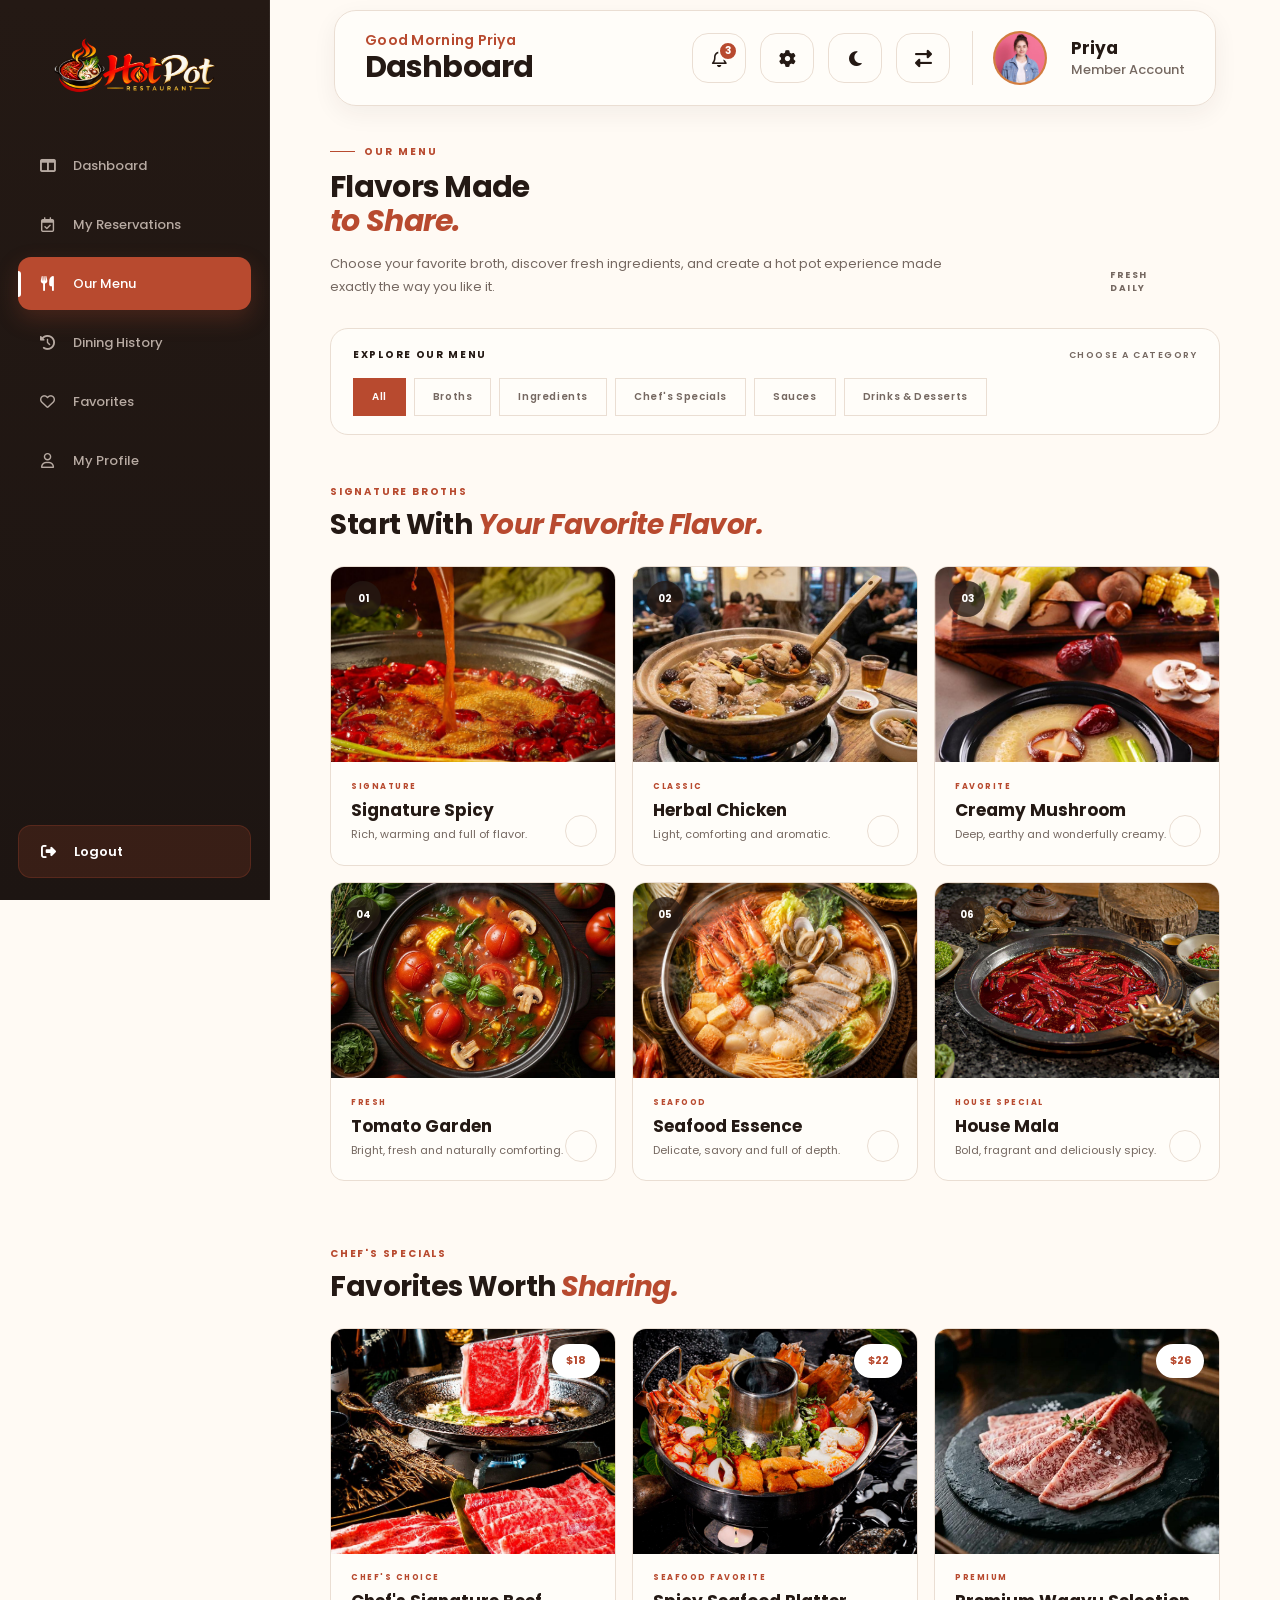
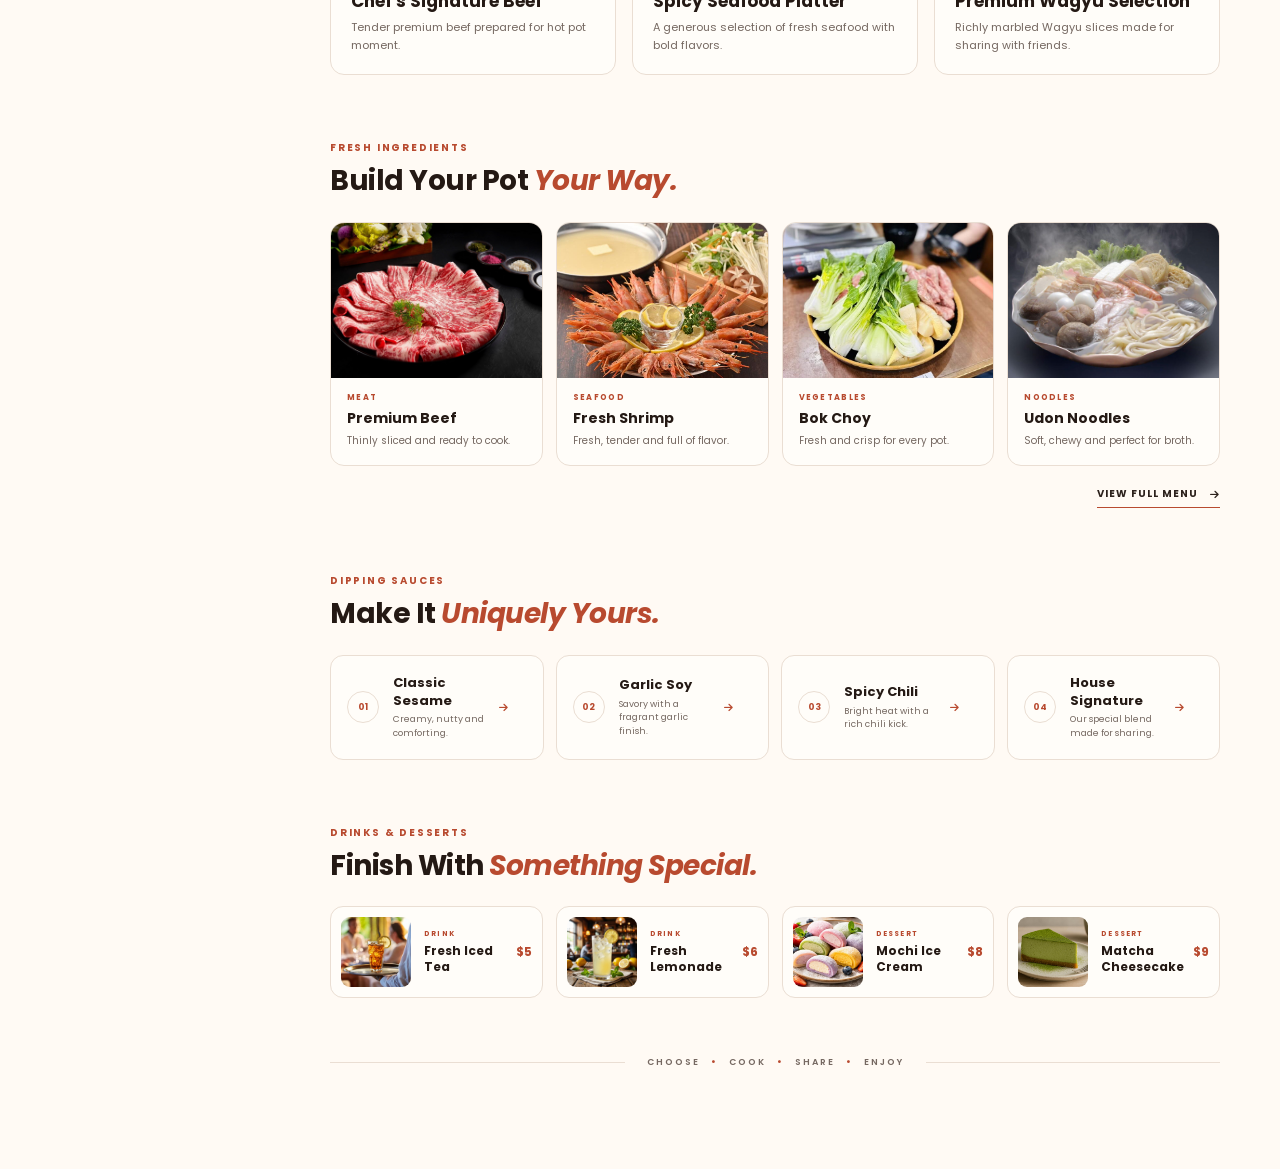
<file: menus.html>
<!DOCTYPE html>
<html lang="en" dir="ltr">

<head>

    <!-- =====================================================
         META
    ====================================================== -->

    <meta charset="UTF-8">

    <meta
        name="viewport"
        content="width=device-width, initial-scale=1.0"
    >

    <meta
        name="description"
        content="Hot Pot Restaurant Member Dashboard"
    >

    <meta
        name="theme-color"
        content="#b84a2f"
    >


    <!-- =====================================================
         PAGE TITLE
    ====================================================== -->

    <title>Dashboard | Hot Pot Restaurant</title>
    <!-- Favicon -->

  <link rel="icon" type="image/png" href="images/logo-light.png">


    <!-- =====================================================
         GOOGLE FONT
    ====================================================== -->

    <link
        rel="preconnect"
        href="https://fonts.googleapis.com"
    >

    <link
        rel="preconnect"
        href="https://fonts.gstatic.com"
        crossorigin
    >

    <link
        href="https://fonts.googleapis.com/css2?family=Poppins:wght@400;500;600;700;800&display=swap"
        rel="stylesheet"
    >


    <!-- =====================================================
         FONT AWESOME
    ====================================================== -->

    <link
        rel="stylesheet"
        href="https://cdnjs.cloudflare.com/ajax/libs/font-awesome/6.7.2/css/all.min.css"
    >


    <!-- =====================================================
         DASHBOARD CSS
    ====================================================== -->

    <link
        rel="stylesheet"
        href="css/dashboard.css"
    >

    <link
        rel="stylesheet"
        href="css/res-dash.css"
    >

</head>


<body>


<!-- =========================================================
     DASHBOARD
========================================================= -->

<section
    class="hotpot-dashboard"
    id="hotpotDashboard"
>


    <!-- =====================================================
         SIDEBAR OVERLAY
         Tablet + Mobile
    ====================================================== -->

    <div
        class="dashboard-sidebar-overlay"
        id="dashboardSidebarOverlay"
    ></div>



    <!-- =====================================================
         SIDEBAR
    ====================================================== -->

    <aside
        class="dashboard-sidebar"
        id="dashboardSidebar"
        aria-label="Dashboard navigation"
    >


        <!-- =================================================
             SIDEBAR TOP
        ================================================== -->

        <div class="dashboard-sidebar-top">


            <!-- =============================================
                 LOGO AREA
            ============================================== -->

            <div class="dashboard-sidebar-logo-area">


                <!-- =========================================
                     LOGO
                ========================================== -->

                <a
                    href="index.html"
                    class="dashboard-sidebar-logo"
                    aria-label="Hot Pot Restaurant Home"
                >

                    <!-- Light Mode Logo -->

                    <img
                        src="images/logo-dark.png"
                        alt="Hot Pot Restaurant"
                        class="dashboard-logo-light"
                    >


                    <!-- Dark Mode Logo -->

                    <img
                        src="images/logo-dark.png"
                        alt="Hot Pot Restaurant"
                        class="dashboard-logo-dark"
                    >

                </a>


                <!-- =========================================
                     SIDEBAR CLOSE BUTTON
                     Tablet / Mobile
                ========================================== -->

                <button
                    type="button"
                    class="dashboard-sidebar-close"
                    id="dashboardSidebarClose"
                    aria-label="Close dashboard menu"
                    title="Close Menu"
                >

                    <i class="fa-solid fa-xmark"></i>

                </button>

            </div>



            <!-- =================================================
                 SIDEBAR NAVIGATION
            ================================================== -->

            <nav
                class="dashboard-sidebar-nav"
                aria-label="Dashboard Menu"
            >


                <!-- =========================================
                     DASHBOARD
                ========================================== -->

                <a
                    href="dashboard.html"
                    class="dashboard-nav-link"
                    aria-current="page"
                >

                    <span class="dashboard-nav-icon">
                        <i class="fa-solid fa-table-columns"></i>
                    </span>

                    <span class="dashboard-nav-text">
                        Dashboard
                    </span>

                </a>



                <!-- =========================================
                     MY RESERVATIONS
                ========================================== -->

                <a
                    href="myreservations.html"
                    class="dashboard-nav-link"
                >

                    <span class="dashboard-nav-icon">
                        <i class="fa-regular fa-calendar-check"></i>
                    </span>

                    <span class="dashboard-nav-text">
                        My Reservations
                    </span>

                </a>



                <!-- =========================================
                     OUR MENU
                ========================================== -->

                <a
                    href="menus.html"
                    class="dashboard-nav-link active"
                >

                    <span class="dashboard-nav-icon">
                        <i class="fa-solid fa-utensils"></i>
                    </span>

                    <span class="dashboard-nav-text">
                        Our Menu
                    </span>

                </a>



                <!-- =========================================
                     DINING HISTORY
                ========================================== -->

                <a
                    href="diningHistory.html"
                    class="dashboard-nav-link"
                >

                    <span class="dashboard-nav-icon">
                        <i class="fa-solid fa-clock-rotate-left"></i>
                    </span>

                    <span class="dashboard-nav-text">
                        Dining History
                    </span>

                </a>



                <!-- =========================================
                     FAVORITES
                ========================================== -->

                <a
                    href="favorites.html"
                    class="dashboard-nav-link"
                >

                    <span class="dashboard-nav-icon">
                        <i class="fa-regular fa-heart"></i>
                    </span>

                    <span class="dashboard-nav-text">
                        Favorites
                    </span>

                </a>



                <!-- =========================================
                     MY PROFILE
                ========================================== -->

                <a
                    href="profile.html"
                    class="dashboard-nav-link"
                >

                    <span class="dashboard-nav-icon">
                        <i class="fa-regular fa-user"></i>
                    </span>

                    <span class="dashboard-nav-text">
                        My Profile
                    </span>

                </a>

            </nav>

        </div>



        <!-- =================================================
             SIDEBAR BOTTOM
        ================================================== -->

        <div class="dashboard-sidebar-bottom">


            <!-- =============================================
                 LOGOUT
            ============================================== -->

            <a
                href="login.html"
                class="dashboard-logout-link"
            >

                <span class="dashboard-nav-icon">
                    <i class="fa-solid fa-right-from-bracket"></i>
                </span>

                <span class="dashboard-nav-text">
                    Logout
                </span>

            </a>

        </div>

    </aside>



    <!-- =====================================================
         MAIN DASHBOARD AREA
    ====================================================== -->

    <div class="dashboard-main">


        <!-- =================================================
             TOPBAR
        ================================================== -->

        <header
            class="dashboard-topbar"
            id="dashboardTopbar"
        >

            <div class="dashboard-topbar-inner">


                <!-- =========================================
                     TOPBAR LEFT
                ========================================== -->

                <div class="dashboard-topbar-left">


                    <!-- =====================================
                         HAMBURGER MENU
                         Desktop: Hidden
                         Tablet/Mobile: Visible
                    ====================================== -->

                    <button
                        type="button"
                        class="dashboard-menu-toggle"
                        id="dashboardMenuToggle"
                        aria-label="Open dashboard menu"
                        aria-controls="dashboardSidebar"
                        aria-expanded="false"
                        title="Menu"
                    >

                        <i class="fa-solid fa-bars"></i>

                    </button>



                    <!-- =====================================
                         DASHBOARD HEADING
                    ====================================== -->

                    <div class="dashboard-topbar-heading">

                        <span class="dashboard-topbar-greeting">
                            Good Morning Priya
                        </span>

                        <h1 class="dashboard-topbar-title">
                            Dashboard
                        </h1>

                    </div>

                </div>



                <!-- =========================================
                     TOPBAR RIGHT
                ========================================== -->

                <div class="dashboard-topbar-right">


                    <!-- =====================================
                         NOTIFICATIONS
                    ====================================== -->

                    <button
                        type="button"
                        class="dashboard-topbar-control dashboard-notification-button"
                        id="dashboardNotificationButton"
                        aria-label="Notifications"
                        title="Notifications"
                    >

                        <i class="fa-regular fa-bell"></i>

                        <span
                            class="dashboard-notification-badge"
                        >
                            3
                        </span>

                    </button>



                    <!-- =====================================
                         SETTINGS
                    ====================================== -->

                    <button
                        type="button"
                        class="dashboard-topbar-control"
                        id="dashboardSettingsButton"
                        aria-label="Settings"
                        title="Settings"
                    >

                        <i class="fa-solid fa-gear"></i>

                    </button>



                    <!-- =====================================
                         DARK MODE
                    ====================================== -->

                    <button
                        type="button"
                        class="dashboard-topbar-control"
                        id="dashboardDarkToggle"
                        aria-label="Toggle dark mode"
                        title="Dark Mode"
                    >

                        <i class="fa-solid fa-moon"></i>

                    </button>



                    <!-- =====================================
                         RTL
                    ====================================== -->

                    <button
                        type="button"
                        class="dashboard-topbar-control"
                        id="dashboardRtlToggle"
                        aria-label="Toggle RTL"
                        title="RTL"
                    >

                        <i class="fa-solid fa-right-left"></i>

                    </button>



                    <!-- =====================================
                         PROFILE
                    ====================================== -->

                    <a
                        href="#profile"
                        class="dashboard-profile"
                        aria-label="Open Priya profile"
                    >


                        <!-- Profile Image -->

                        <span
                            class="dashboard-profile-image"
                        >

                            <img
                                src="images/profile.jpg"
                                alt="Priya"
                            >

                        </span>


                        <!-- Profile Details -->

                        <span
                            class="dashboard-profile-info"
                        >

                            <strong>
                                Priya
                            </strong>

                            <small>
                                Member Account
                            </small>

                        </span>

                    </a>

                </div>

            </div>

        </header>
<!-- =====================================================
     OUR MENU — MAIN CONTENT ONLY
====================================================== -->

<main
    class="dashboard-content dashboard-menu-content"
    id="dashboardMenuContent"
>


    <!-- =================================================
         PAGE HEADER
    ================================================== -->

    <section
        class="dashboard-menu-header"
        id="dashboardMenuHeader"
    >

        <div class="dashboard-menu-header-content">

            <span class="dashboard-menu-eyebrow">
                OUR MENU
            </span>

            <h2 class="dashboard-menu-title">
                Flavors Made
                <span>to Share.</span>
            </h2>

            <p class="dashboard-menu-description">
                Choose your favorite broth, discover fresh
                ingredients, and create a hot pot experience
                made exactly the way you like it.
            </p>

        </div>


        <div class="dashboard-menu-header-mark">

           

            <span class="dashboard-menu-mark-text">
                FRESH<br>
                DAILY
            </span>

        </div>

    </section>



    <!-- =================================================
         MENU CATEGORY FILTER
    ================================================== -->

    <section
        class="dashboard-menu-filter-section"
        id="dashboardMenuFilter"
    >

        <div class="dashboard-menu-filter-top">

            <span class="dashboard-menu-filter-eyebrow">
                EXPLORE OUR MENU
            </span>

            <span class="dashboard-menu-filter-label">
                CHOOSE A CATEGORY
            </span>

        </div>


        <div
            class="dashboard-menu-filters"
            role="tablist"
            aria-label="Menu categories"
        >

            <button
                type="button"
                class="dashboard-menu-filter active"
                data-filter="all"
                role="tab"
                aria-selected="true"
            >
                All
            </button>

            <button
                type="button"
                class="dashboard-menu-filter"
                data-filter="broths"
                role="tab"
                aria-selected="false"
            >
                Broths
            </button>

            <button
                type="button"
                class="dashboard-menu-filter"
                data-filter="ingredients"
                role="tab"
                aria-selected="false"
            >
                Ingredients
            </button>

            <button
                type="button"
                class="dashboard-menu-filter"
                data-filter="specials"
                role="tab"
                aria-selected="false"
            >
                Chef's Specials
            </button>

            <button
                type="button"
                class="dashboard-menu-filter"
                data-filter="sauces"
                role="tab"
                aria-selected="false"
            >
                Sauces
            </button>

            <button
                type="button"
                class="dashboard-menu-filter"
                data-filter="drinks"
                role="tab"
                aria-selected="false"
            >
                Drinks & Desserts
            </button>

        </div>

    </section>



    <!-- =================================================
         SIGNATURE BROTHS
    ================================================== -->

    <section
        class="dashboard-menu-section dashboard-menu-broths"
        id="dashboardMenuBroths"
        data-category-section="broths"
    >

        <div class="dashboard-menu-section-header">

            <div>

                <span class="dashboard-menu-section-eyebrow">
                    SIGNATURE BROTHS
                </span>

                <h2 class="dashboard-menu-section-title">
                    Start With
                    <span>Your Favorite Flavor.</span>
                </h2>

            </div>

           

        </div>


        <div class="dashboard-menu-broth-grid">


            <!-- Broth 01 -->

            <article
                class="dashboard-menu-broth-card"
                data-category="broths"
            >

                <div class="dashboard-menu-card-image">

                    <img
                        src="images/menu-broth-01.jpg"
                        alt="Signature Spicy hot pot broth"
                    >

                    <span class="dashboard-menu-card-number">
                        01
                    </span>

                </div>

                <div class="dashboard-menu-card-content">

                    <span class="dashboard-menu-card-label">
                        SIGNATURE
                    </span>

                    <h3>
                        Signature Spicy
                    </h3>

                    <p>
                        Rich, warming and full of flavor.
                    </p>

                    <span class="dashboard-menu-card-arrow">
                        <i class="fa-solid fa-arrow-up-right"></i>
                    </span>

                </div>

            </article>


            <!-- Broth 02 -->

            <article
                class="dashboard-menu-broth-card"
                data-category="broths"
            >

                <div class="dashboard-menu-card-image">

                    <img
                        src="images/menu-broth-02.jpg"
                        alt="Herbal Chicken hot pot broth"
                    >

                    <span class="dashboard-menu-card-number">
                        02
                    </span>

                </div>

                <div class="dashboard-menu-card-content">

                    <span class="dashboard-menu-card-label">
                        CLASSIC
                    </span>

                    <h3>
                        Herbal Chicken
                    </h3>

                    <p>
                        Light, comforting and aromatic.
                    </p>

                    <span class="dashboard-menu-card-arrow">
                        <i class="fa-solid fa-arrow-up-right"></i>
                    </span>

                </div>

            </article>


            <!-- Broth 03 -->

            <article
                class="dashboard-menu-broth-card"
                data-category="broths"
            >

                <div class="dashboard-menu-card-image">

                    <img
                        src="images/menu-broth-03.jpg"
                        alt="Creamy Mushroom hot pot broth"
                    >

                    <span class="dashboard-menu-card-number">
                        03
                    </span>

                </div>

                <div class="dashboard-menu-card-content">

                    <span class="dashboard-menu-card-label">
                        FAVORITE
                    </span>

                    <h3>
                        Creamy Mushroom
                    </h3>

                    <p>
                        Deep, earthy and wonderfully creamy.
                    </p>

                    <span class="dashboard-menu-card-arrow">
                        <i class="fa-solid fa-arrow-up-right"></i>
                    </span>

                </div>

            </article>


            <!-- Broth 04 -->

            <article
                class="dashboard-menu-broth-card"
                data-category="broths"
            >

                <div class="dashboard-menu-card-image">

                    <img
                        src="images/menu-broth-04.jpg"
                        alt="Tomato Garden hot pot broth"
                    >

                    <span class="dashboard-menu-card-number">
                        04
                    </span>

                </div>

                <div class="dashboard-menu-card-content">

                    <span class="dashboard-menu-card-label">
                        FRESH
                    </span>

                    <h3>
                        Tomato Garden
                    </h3>

                    <p>
                        Bright, fresh and naturally comforting.
                    </p>

                    <span class="dashboard-menu-card-arrow">
                        <i class="fa-solid fa-arrow-up-right"></i>
                    </span>

                </div>

            </article>


            <!-- Broth 05 -->

            <article
                class="dashboard-menu-broth-card"
                data-category="broths"
            >

                <div class="dashboard-menu-card-image">

                    <img
                        src="images/menu-broth-05.jpg"
                        alt="Seafood Essence hot pot broth"
                    >

                    <span class="dashboard-menu-card-number">
                        05
                    </span>

                </div>

                <div class="dashboard-menu-card-content">

                    <span class="dashboard-menu-card-label">
                        SEAFOOD
                    </span>

                    <h3>
                        Seafood Essence
                    </h3>

                    <p>
                        Delicate, savory and full of depth.
                    </p>

                    <span class="dashboard-menu-card-arrow">
                        <i class="fa-solid fa-arrow-up-right"></i>
                    </span>

                </div>

            </article>


            <!-- Broth 06 -->

            <article
                class="dashboard-menu-broth-card"
                data-category="broths"
            >

                <div class="dashboard-menu-card-image">

                    <img
                        src="images/menu-broth-06.jpg"
                        alt="House Mala hot pot broth"
                    >

                    <span class="dashboard-menu-card-number">
                        06
                    </span>

                </div>

                <div class="dashboard-menu-card-content">

                    <span class="dashboard-menu-card-label">
                        HOUSE SPECIAL
                    </span>

                    <h3>
                        House Mala
                    </h3>

                    <p>
                        Bold, fragrant and deliciously spicy.
                    </p>

                    <span class="dashboard-menu-card-arrow">
                        <i class="fa-solid fa-arrow-up-right"></i>
                    </span>

                </div>

            </article>

        </div>

    </section>



    <!-- =================================================
         CHEF'S SPECIALS
    ================================================== -->

    <section
        class="dashboard-menu-section dashboard-menu-specials"
        id="dashboardMenuSpecials"
        data-category-section="specials"
    >

        <div class="dashboard-menu-section-header">

            <div>

                <span class="dashboard-menu-section-eyebrow">
                    CHEF'S SPECIALS
                </span>

                <h2 class="dashboard-menu-section-title">
                    Favorites Worth
                    <span>Sharing.</span>
                </h2>

            </div>

           

        </div>


        <div class="dashboard-menu-special-grid">


            <!-- Special 01 -->

            <article
                class="dashboard-menu-special-card"
                data-category="specials"
            >

                <div class="dashboard-menu-special-image">

                    <img
                        src="images/menu-special-01.jpg"
                        alt="Chef's Signature Beef"
                    >

                    <span class="dashboard-menu-special-price">
                        $18
                    </span>

                    <div class="dashboard-menu-special-overlay">

                        <span>
                            VIEW DETAILS
                        </span>

                        <i class="fa-solid fa-arrow-up-right"></i>

                    </div>

                </div>

                <div class="dashboard-menu-special-content">

                    <span>
                        CHEF'S CHOICE
                    </span>

                    <h3>
                        Chef's Signature Beef
                    </h3>

                    <p>
                        Tender premium beef prepared
                        for hot pot moment.
                    </p>

                </div>

            </article>


            <!-- Special 02 -->

            <article
                class="dashboard-menu-special-card"
                data-category="specials"
            >

                <div class="dashboard-menu-special-image">

                    <img
                        src="images/menu-special-02.jpg"
                        alt="Spicy Seafood Platter"
                    >

                    <span class="dashboard-menu-special-price">
                        $22
                    </span>

                    <div class="dashboard-menu-special-overlay">

                        <span>
                            VIEW DETAILS
                        </span>

                        <i class="fa-solid fa-arrow-up-right"></i>

                    </div>

                </div>

                <div class="dashboard-menu-special-content">

                    <span>
                        SEAFOOD FAVORITE
                    </span>

                    <h3>
                        Spicy Seafood Platter
                    </h3>

                    <p>
                        A generous selection of fresh
                        seafood with bold flavors.
                    </p>

                </div>

            </article>


            <!-- Special 03 -->

            <article
                class="dashboard-menu-special-card"
                data-category="specials"
            >

                <div class="dashboard-menu-special-image">

                    <img
                        src="images/menu-special-03.jpg"
                        alt="Premium Wagyu Selection"
                    >

                    <span class="dashboard-menu-special-price">
                        $26
                    </span>

                    <div class="dashboard-menu-special-overlay">

                        <span>
                            VIEW DETAILS
                        </span>

                        <i class="fa-solid fa-arrow-up-right"></i>

                    </div>

                </div>

                <div class="dashboard-menu-special-content">

                    <span>
                        PREMIUM
                    </span>

                    <h3>
                        Premium Wagyu Selection
                    </h3>

                    <p>
                        Richly marbled Wagyu slices
                        made for sharing with friends.
                    </p>

                </div>

            </article>

        </div>

    </section>



    <!-- =================================================
         FRESH INGREDIENTS
    ================================================== -->

    <section
        class="dashboard-menu-section dashboard-menu-ingredients"
        id="dashboardMenuIngredients"
        data-category-section="ingredients"
    >

        <div class="dashboard-menu-section-header">

            <div>

                <span class="dashboard-menu-section-eyebrow">
                    FRESH INGREDIENTS
                </span>

                <h2 class="dashboard-menu-section-title">
                    Build Your Pot
                    <span>Your Way.</span>
                </h2>

            </div>

            

        </div>


        <div class="dashboard-menu-ingredient-grid">


            <!-- Ingredient 01 -->

            <article
                class="dashboard-menu-ingredient-card"
                data-category="ingredients"
            >

                <div class="dashboard-menu-ingredient-image">

                    <img
                        src="images/menu-ingredient-01.jpg"
                        alt="Premium Beef"
                    >

                </div>

                <div class="dashboard-menu-ingredient-content">

                    <span>
                        MEAT
                    </span>

                    <h3>
                        Premium Beef
                    </h3>

                    <p>
                        Thinly sliced and ready to cook.
                    </p>

                </div>

            </article>


            <!-- Ingredient 02 -->

            <article
                class="dashboard-menu-ingredient-card"
                data-category="ingredients"
            >

                <div class="dashboard-menu-ingredient-image">

                    <img
                        src="images/menu-ingredient-04.jpg"
                        alt="Fresh Shrimp"
                    >

                </div>

                <div class="dashboard-menu-ingredient-content">

                    <span>
                        SEAFOOD
                    </span>

                    <h3>
                        Fresh Shrimp
                    </h3>

                    <p>
                        Fresh, tender and full of flavor.
                    </p>

                </div>

            </article>


            <!-- Ingredient 03 -->

            <article
                class="dashboard-menu-ingredient-card"
                data-category="ingredients"
            >

                <div class="dashboard-menu-ingredient-image">

                    <img
                        src="images/menu-ingredient-07.jpg"
                        alt="Bok Choy"
                    >

                </div>

                <div class="dashboard-menu-ingredient-content">

                    <span>
                        VEGETABLES
                    </span>

                    <h3>
                        Bok Choy
                    </h3>

                    <p>
                        Fresh and crisp for every pot.
                    </p>

                </div>

            </article>


            <!-- Ingredient 04 -->

            <article
                class="dashboard-menu-ingredient-card"
                data-category="ingredients"
            >

                <div class="dashboard-menu-ingredient-image">

                    <img
                        src="images/menu-ingredient-11.jpg"
                        alt="Udon Noodles"
                    >

                </div>

                <div class="dashboard-menu-ingredient-content">

                    <span>
                        NOODLES
                    </span>

                    <h3>
                        Udon Noodles
                    </h3>

                    <p>
                        Soft, chewy and perfect for broth.
                    </p>

                </div>

            </article>

        </div>


        <div class="dashboard-menu-ingredients-link">

            <a
                href="menu.html"
                class="dashboard-menu-view-all"
            >

                <span>
                    VIEW FULL MENU
                </span>

                <i class="fa-solid fa-arrow-right"></i>

            </a>

        </div>

    </section>



    <!-- =================================================
         DIPPING SAUCES
    ================================================== -->

    <section
        class="dashboard-menu-section dashboard-menu-sauces"
        id="dashboardMenuSauces"
        data-category-section="sauces"
    >

        <div class="dashboard-menu-section-header">

            <div>

                <span class="dashboard-menu-section-eyebrow">
                    DIPPING SAUCES
                </span>

                <h2 class="dashboard-menu-section-title">
                    Make It
                    <span>Uniquely Yours.</span>
                </h2>

            </div>


        </div>


        <div class="dashboard-menu-sauce-grid">


            <article
                class="dashboard-menu-sauce-card"
                data-category="sauces"
            >

                <span class="dashboard-menu-sauce-number">
                    01
                </span>

                <div>

                    <h3>
                        Classic Sesame
                    </h3>

                    <p>
                        Creamy, nutty and comforting.
                    </p>

                </div>

                <i class="fa-solid fa-arrow-right"></i>

            </article>


            <article
                class="dashboard-menu-sauce-card"
                data-category="sauces"
            >

                <span class="dashboard-menu-sauce-number">
                    02
                </span>

                <div>

                    <h3>
                        Garlic Soy
                    </h3>

                    <p>
                        Savory with a fragrant garlic finish.
                    </p>

                </div>

                <i class="fa-solid fa-arrow-right"></i>

            </article>


            <article
                class="dashboard-menu-sauce-card"
                data-category="sauces"
            >

                <span class="dashboard-menu-sauce-number">
                    03
                </span>

                <div>

                    <h3>
                        Spicy Chili
                    </h3>

                    <p>
                        Bright heat with a rich chili kick.
                    </p>

                </div>

                <i class="fa-solid fa-arrow-right"></i>

            </article>


            <article
                class="dashboard-menu-sauce-card"
                data-category="sauces"
            >

                <span class="dashboard-menu-sauce-number">
                    04
                </span>

                <div>

                    <h3>
                        House Signature
                    </h3>

                    <p>
                        Our special blend made for sharing.
                    </p>

                </div>

                <i class="fa-solid fa-arrow-right"></i>

            </article>

        </div>

    </section>



    <!-- =================================================
         DRINKS & DESSERTS
    ================================================== -->

    <section
        class="dashboard-menu-section dashboard-menu-drinks"
        id="dashboardMenuDrinks"
        data-category-section="drinks"
    >

        <div class="dashboard-menu-section-header">

            <div>

                <span class="dashboard-menu-section-eyebrow">
                    DRINKS & DESSERTS
                </span>

                <h2 class="dashboard-menu-section-title">
                    Finish With
                    <span>Something Special.</span>
                </h2>

            </div>

            

        </div>


        <div class="dashboard-menu-drinks-grid">


            <!-- Drink 01 -->

            <article
                class="dashboard-menu-small-card"
                data-category="drinks"
            >

                <div class="dashboard-menu-small-image">

                    <img
                        src="images/menu-drink-01.jpg"
                        alt="Fresh Iced Tea"
                    >

                </div>

                <div class="dashboard-menu-small-content">

                    <div>

                        <span>
                            DRINK
                        </span>

                        <h3>
                            Fresh Iced Tea
                        </h3>

                    </div>

                    <strong>
                        $5
                    </strong>

                </div>

            </article>


            <!-- Drink 02 -->

            <article
                class="dashboard-menu-small-card"
                data-category="drinks"
            >

                <div class="dashboard-menu-small-image">

                    <img
                        src="images/menu-drink-02.jpg"
                        alt="Fresh Lemonade"
                    >

                </div>

                <div class="dashboard-menu-small-content">

                    <div>

                        <span>
                            DRINK
                        </span>

                        <h3>
                            Fresh Lemonade
                        </h3>

                    </div>

                    <strong>
                        $6
                    </strong>

                </div>

            </article>


            <!-- Dessert 01 -->

            <article
                class="dashboard-menu-small-card"
                data-category="drinks"
            >

                <div class="dashboard-menu-small-image">

                    <img
                        src="images/menu-dessert-01.jpg"
                        alt="Mochi Ice Cream"
                    >

                </div>

                <div class="dashboard-menu-small-content">

                    <div>

                        <span>
                            DESSERT
                        </span>

                        <h3>
                            Mochi Ice Cream
                        </h3>

                    </div>

                    <strong>
                        $8
                    </strong>

                </div>

            </article>


            <!-- Dessert 02 -->

            <article
                class="dashboard-menu-small-card"
                data-category="drinks"
            >

                <div class="dashboard-menu-small-image">

                    <img
                        src="images/menu-dessert-02.jpg"
                        alt="Matcha Cheesecake"
                    >

                </div>

                <div class="dashboard-menu-small-content">

                    <div>

                        <span>
                            DESSERT
                        </span>

                        <h3>
                            Matcha Cheesecake
                        </h3>

                    </div>

                    <strong>
                        $9
                    </strong>

                </div>

            </article>

        </div>

    </section>



    <!-- =================================================
         BOTTOM LINE
    ================================================== -->

    <div class="dashboard-menu-bottom">

        <span></span>

        <p>
            CHOOSE
            <b>•</b>
            COOK
            <b>•</b>
            SHARE
            <b>•</b>
            ENJOY
        </p>

        <span></span>

    </div>


</main>
        </div>

</section>
<!-- ============================================================
     LOGOUT CONFIRMATION MODAL
============================================================ -->

<div
    class="dashboard-logout-modal"
    id="dashboardLogoutModal"
    aria-hidden="true"
>

    <!-- BACKDROP -->

    <div
        class="dashboard-logout-backdrop"
        id="dashboardLogoutBackdrop"
    ></div>


    <!-- MODAL -->

    <div
        class="dashboard-logout-dialog"
        role="dialog"
        aria-modal="true"
        aria-labelledby="dashboardLogoutTitle"
    >

        <!-- ICON -->

        <div class="dashboard-logout-icon">
            <i class="fa-solid fa-right-from-bracket"></i>
        </div>


        <!-- TITLE -->

        <div class="dashboard-logout-content">

            <h2 id="dashboardLogoutTitle">
                Are you sure you want to<br>
                logout?
            </h2>

        </div>


        <!-- BUTTONS -->

        <div class="dashboard-logout-actions">

            <button
                type="button"
                class="dashboard-logout-yes"
                id="dashboardLogoutYes"
            >
                Yes
            </button>

            <button
                type="button"
                class="dashboard-logout-no"
                id="dashboardLogoutNo"
            >
                No
            </button>

        </div>

    </div>

</div>



<!-- =========================================================
     DASHBOARD JAVASCRIPT
     Will be added in Part 4
========================================================= -->

<script src="js/dashboard.js"></script>
<script src="js/global-settings.js"></script>

</body>
</html>
</file>
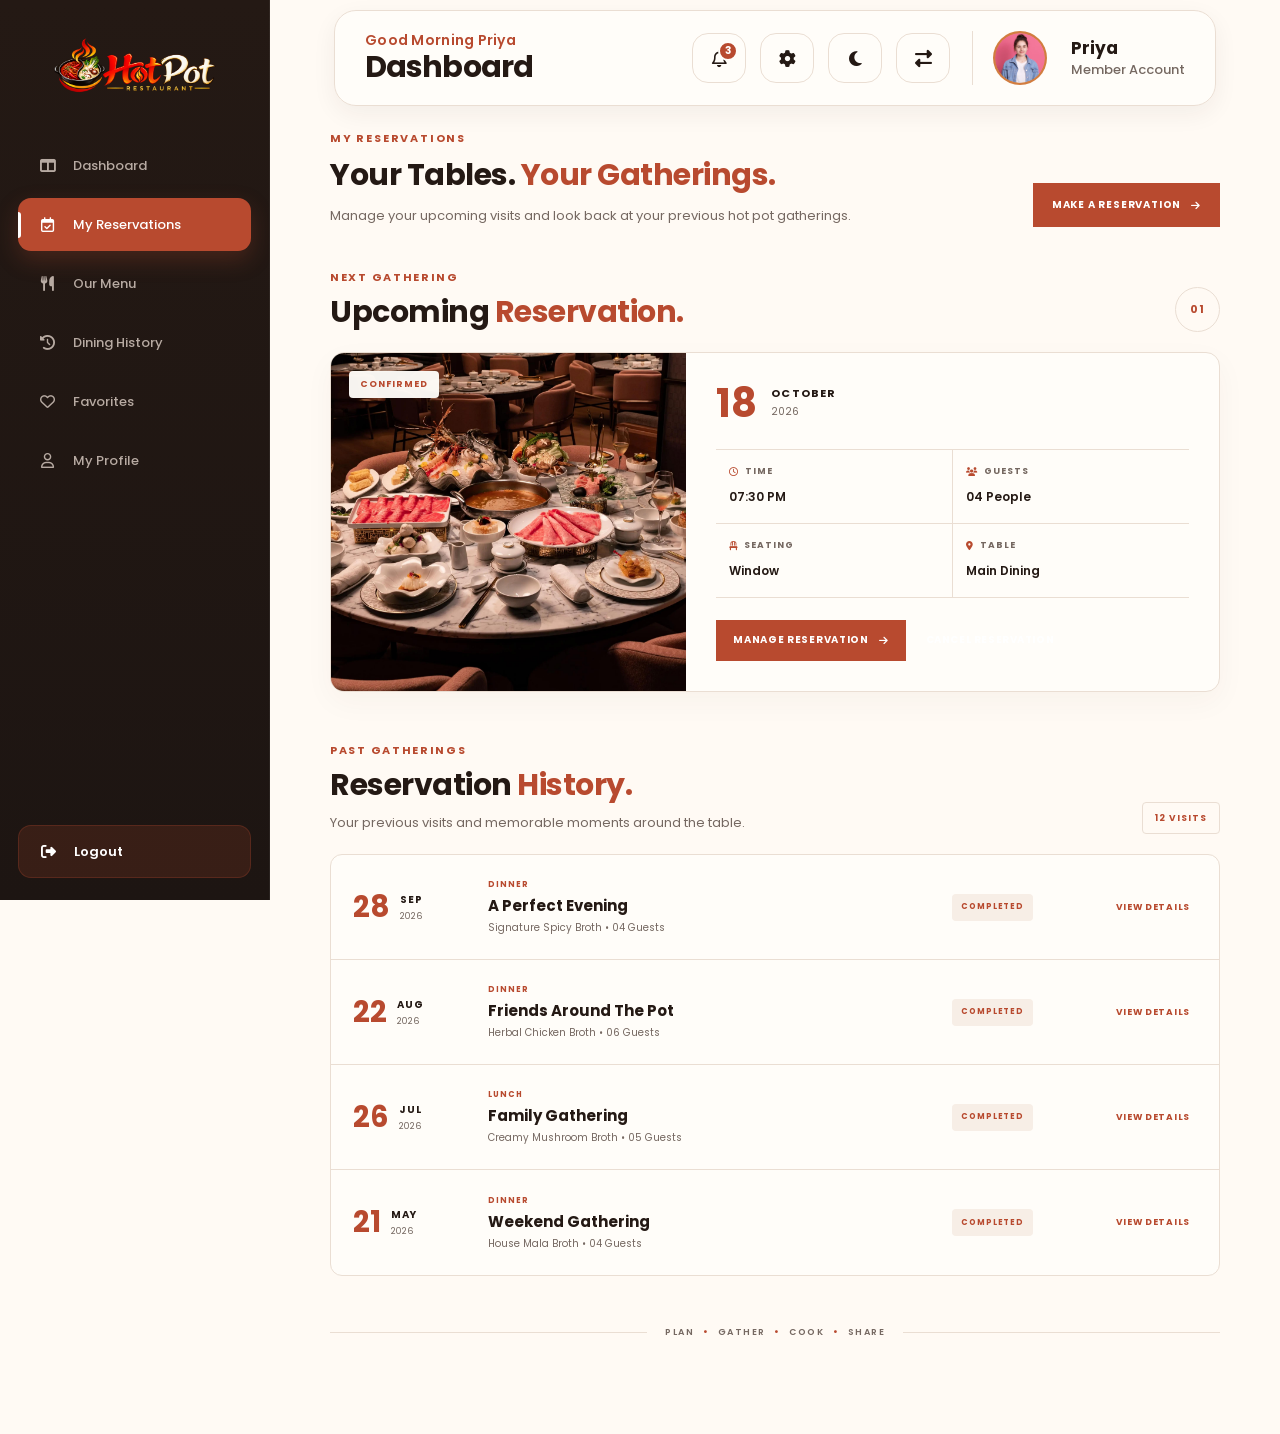
<file: myreservations.html>
<!DOCTYPE html>
<html lang="en" dir="ltr">

<head>

    <!-- =====================================================
         META
    ====================================================== -->

    <meta charset="UTF-8">

    <meta
        name="viewport"
        content="width=device-width, initial-scale=1.0"
    >

    <meta
        name="description"
        content="Hot Pot Restaurant Member Dashboard"
    >

    <meta
        name="theme-color"
        content="#b84a2f"
    >


    <!-- =====================================================
         PAGE TITLE
    ====================================================== -->

    <title>Dashboard | Hot Pot Restaurant</title>
    <!-- Favicon -->

  <link rel="icon" type="image/png" href="images/logo-light.png">


    <!-- =====================================================
         GOOGLE FONT
    ====================================================== -->

    <link
        rel="preconnect"
        href="https://fonts.googleapis.com"
    >

    <link
        rel="preconnect"
        href="https://fonts.gstatic.com"
        crossorigin
    >

    <link
        href="https://fonts.googleapis.com/css2?family=Poppins:wght@400;500;600;700;800&display=swap"
        rel="stylesheet"
    >


    <!-- =====================================================
         FONT AWESOME
    ====================================================== -->

    <link
        rel="stylesheet"
        href="https://cdnjs.cloudflare.com/ajax/libs/font-awesome/6.7.2/css/all.min.css"
    >


    <!-- =====================================================
         DASHBOARD CSS
    ====================================================== -->

    <link
        rel="stylesheet"
        href="css/dashboard.css"
    >

    <link
        rel="stylesheet"
        href="css/res-dash.css"
    >

</head>


<body>


<!-- =========================================================
     DASHBOARD
========================================================= -->

<section
    class="hotpot-dashboard"
    id="hotpotDashboard"
>


    <!-- =====================================================
         SIDEBAR OVERLAY
         Tablet + Mobile
    ====================================================== -->

    <div
        class="dashboard-sidebar-overlay"
        id="dashboardSidebarOverlay"
    ></div>



    <!-- =====================================================
         SIDEBAR
    ====================================================== -->

    <aside
        class="dashboard-sidebar"
        id="dashboardSidebar"
        aria-label="Dashboard navigation"
    >


        <!-- =================================================
             SIDEBAR TOP
        ================================================== -->

        <div class="dashboard-sidebar-top">


            <!-- =============================================
                 LOGO AREA
            ============================================== -->

            <div class="dashboard-sidebar-logo-area">


                <!-- =========================================
                     LOGO
                ========================================== -->

                <a
                    href="index.html"
                    class="dashboard-sidebar-logo"
                    aria-label="Hot Pot Restaurant Home"
                >

                    <!-- Light Mode Logo -->

                    <img
                        src="images/logo-dark.png"
                        alt="Hot Pot Restaurant"
                        class="dashboard-logo-light"
                    >


                    <!-- Dark Mode Logo -->

                    <img
                        src="images/logo-dark.png"
                        alt="Hot Pot Restaurant"
                        class="dashboard-logo-dark"
                    >

                </a>


                <!-- =========================================
                     SIDEBAR CLOSE BUTTON
                     Tablet / Mobile
                ========================================== -->

                <button
                    type="button"
                    class="dashboard-sidebar-close"
                    id="dashboardSidebarClose"
                    aria-label="Close dashboard menu"
                    title="Close Menu"
                >

                    <i class="fa-solid fa-xmark"></i>

                </button>

            </div>



            <!-- =================================================
                 SIDEBAR NAVIGATION
            ================================================== -->

            <nav
                class="dashboard-sidebar-nav"
                aria-label="Dashboard Menu"
            >


                <!-- =========================================
                     DASHBOARD
                ========================================== -->

                <a
                    href="dashboard.html"
                    class="dashboard-nav-link"
                    aria-current="page"
                >

                    <span class="dashboard-nav-icon">
                        <i class="fa-solid fa-table-columns"></i>
                    </span>

                    <span class="dashboard-nav-text">
                        Dashboard
                    </span>

                </a>



                <!-- =========================================
                     MY RESERVATIONS
                ========================================== -->

                <a
                    href="myreservations.html"
                    class="dashboard-nav-link active"
                >

                    <span class="dashboard-nav-icon">
                        <i class="fa-regular fa-calendar-check"></i>
                    </span>

                    <span class="dashboard-nav-text">
                        My Reservations
                    </span>

                </a>



                <!-- =========================================
                     OUR MENU
                ========================================== -->

                <a
                    href="menus.html"
                    class="dashboard-nav-link"
                >

                    <span class="dashboard-nav-icon">
                        <i class="fa-solid fa-utensils"></i>
                    </span>

                    <span class="dashboard-nav-text">
                        Our Menu
                    </span>

                </a>



                <!-- =========================================
                     DINING HISTORY
                ========================================== -->

                <a
                    href="diningHistory.html"
                    class="dashboard-nav-link"
                >

                    <span class="dashboard-nav-icon">
                        <i class="fa-solid fa-clock-rotate-left"></i>
                    </span>

                    <span class="dashboard-nav-text">
                        Dining History
                    </span>

                </a>



                <!-- =========================================
                     FAVORITES
                ========================================== -->

                <a
                    href="favorites.html"
                    class="dashboard-nav-link"
                >

                    <span class="dashboard-nav-icon">
                        <i class="fa-regular fa-heart"></i>
                    </span>

                    <span class="dashboard-nav-text">
                        Favorites
                    </span>

                </a>



                <!-- =========================================
                     MY PROFILE
                ========================================== -->

                <a
                    href="profile.html"
                    class="dashboard-nav-link"
                >

                    <span class="dashboard-nav-icon">
                        <i class="fa-regular fa-user"></i>
                    </span>

                    <span class="dashboard-nav-text">
                        My Profile
                    </span>

                </a>

            </nav>

        </div>



        <!-- =================================================
             SIDEBAR BOTTOM
        ================================================== -->

        <div class="dashboard-sidebar-bottom">


            <!-- =============================================
                 LOGOUT
            ============================================== -->

            <a
                href="login.html"
                class="dashboard-logout-link"
            >

                <span class="dashboard-nav-icon">
                    <i class="fa-solid fa-right-from-bracket"></i>
                </span>

                <span class="dashboard-nav-text">
                    Logout
                </span>

            </a>

        </div>

    </aside>



    <!-- =====================================================
         MAIN DASHBOARD AREA
    ====================================================== -->

    <div class="dashboard-main">


        <!-- =================================================
             TOPBAR
        ================================================== -->

        <header
            class="dashboard-topbar"
            id="dashboardTopbar"
        >

            <div class="dashboard-topbar-inner">


                <!-- =========================================
                     TOPBAR LEFT
                ========================================== -->

                <div class="dashboard-topbar-left">


                    <!-- =====================================
                         HAMBURGER MENU
                         Desktop: Hidden
                         Tablet/Mobile: Visible
                    ====================================== -->

                    <button
                        type="button"
                        class="dashboard-menu-toggle"
                        id="dashboardMenuToggle"
                        aria-label="Open dashboard menu"
                        aria-controls="dashboardSidebar"
                        aria-expanded="false"
                        title="Menu"
                    >

                        <i class="fa-solid fa-bars"></i>

                    </button>



                    <!-- =====================================
                         DASHBOARD HEADING
                    ====================================== -->

                    <div class="dashboard-topbar-heading">

                        <span class="dashboard-topbar-greeting">
                            Good Morning Priya
                        </span>

                        <h1 class="dashboard-topbar-title">
                            Dashboard
                        </h1>

                    </div>

                </div>



                <!-- =========================================
                     TOPBAR RIGHT
                ========================================== -->

                <div class="dashboard-topbar-right">


                    <!-- =====================================
                         NOTIFICATIONS
                    ====================================== -->

                    <button
                        type="button"
                        class="dashboard-topbar-control dashboard-notification-button"
                        id="dashboardNotificationButton"
                        aria-label="Notifications"
                        title="Notifications"
                    >

                        <i class="fa-regular fa-bell"></i>

                        <span
                            class="dashboard-notification-badge"
                        >
                            3
                        </span>

                    </button>



                    <!-- =====================================
                         SETTINGS
                    ====================================== -->

                    <button
                        type="button"
                        class="dashboard-topbar-control"
                        id="dashboardSettingsButton"
                        aria-label="Settings"
                        title="Settings"
                    >

                        <i class="fa-solid fa-gear"></i>

                    </button>



                    <!-- =====================================
                         DARK MODE
                    ====================================== -->

                    <button
                        type="button"
                        class="dashboard-topbar-control"
                        id="dashboardDarkToggle"
                        aria-label="Toggle dark mode"
                        title="Dark Mode"
                    >

                        <i class="fa-solid fa-moon"></i>

                    </button>



                    <!-- =====================================
                         RTL
                    ====================================== -->

                    <button
                        type="button"
                        class="dashboard-topbar-control"
                        id="dashboardRtlToggle"
                        aria-label="Toggle RTL"
                        title="RTL"
                    >

                        <i class="fa-solid fa-right-left"></i>

                    </button>



                    <!-- =====================================
                         PROFILE
                    ====================================== -->

                    <a
                        href="#profile"
                        class="dashboard-profile"
                        aria-label="Open Priya profile"
                    >


                        <!-- Profile Image -->

                        <span
                            class="dashboard-profile-image"
                        >

                            <img
                                src="images/profile.jpg"
                                alt="Priya"
                            >

                        </span>


                        <!-- Profile Details -->

                        <span
                            class="dashboard-profile-info"
                        >

                            <strong>
                                Priya
                            </strong>

                            <small>
                                Member Account
                            </small>

                        </span>

                    </a>

                </div>

            </div>

        </header>
<main class="dashboard-content reservation-dashboard-content">


    <!-- =========================================================
         01 — PAGE HEADER
    ========================================================== -->

    <section class="reservation-dashboard-header"
             id="reservationDashboardHeader">

        <div class="reservation-dashboard-heading">

            <span class="reservation-dashboard-eyebrow">
                MY RESERVATIONS
            </span>

            <h2 class="reservation-dashboard-title">
                Your Tables.
                <span>Your Gatherings.</span>
            </h2>

            <p class="reservation-dashboard-description">
                Manage your upcoming visits and look back at your
                previous hot pot gatherings.
            </p>

        </div>


        <a href="reservations.html"
           class="reservation-dashboard-primary-button">

            <span>MAKE A RESERVATION</span>

            <i class="fa-solid fa-arrow-right"></i>

        </a>

    </section>



    <!-- =========================================================
         02 — UPCOMING RESERVATION
    ========================================================== -->

    <section class="reservation-dashboard-upcoming"
             id="upcomingReservation">

        <div class="reservation-dashboard-section-header">

            <div>

                <span class="reservation-dashboard-section-eyebrow">
                    NEXT GATHERING
                </span>

                <h2 class="reservation-dashboard-section-title">
                    Upcoming
                    <span>Reservation.</span>
                </h2>

            </div>

            <span class="reservation-dashboard-number">
                01
            </span>

        </div>


        <article class="reservation-dashboard-card">


            <!-- Reservation Image -->

            <div class="reservation-dashboard-card-image">

                <img
                    src="images/dashboard-reservation.jpg"
                    alt="Hot pot dining table prepared for guests"
                >

                <span class="reservation-dashboard-status">
                    CONFIRMED
                </span>

            </div>


            <!-- Reservation Details -->

            <div class="reservation-dashboard-card-content">


                <div class="reservation-dashboard-date">

                    <strong>
                        18
                    </strong>

                    <div>

                        <span>
                            OCTOBER
                        </span>

                        <small>
                            2026
                        </small>

                    </div>

                </div>


                <div class="reservation-dashboard-details">


                    <div class="reservation-dashboard-detail">

                        <span>
                            <i class="fa-regular fa-clock"></i>
                            TIME
                        </span>

                        <strong>
                            07:30 PM
                        </strong>

                    </div>


                    <div class="reservation-dashboard-detail">

                        <span>
                            <i class="fa-solid fa-users"></i>
                            GUESTS
                        </span>

                        <strong>
                            04 People
                        </strong>

                    </div>


                    <div class="reservation-dashboard-detail">

                        <span>
                            <i class="fa-solid fa-chair"></i>
                            SEATING
                        </span>

                        <strong>
                            Window
                        </strong>

                    </div>


                    <div class="reservation-dashboard-detail">

                        <span>
                            <i class="fa-solid fa-location-dot"></i>
                            TABLE
                        </span>

                        <strong>
                            Main Dining
                        </strong>

                    </div>


                </div>


                <div class="reservation-dashboard-actions">

                    <button
                        type="button"
                        class="reservation-dashboard-manage"
                        id="manageReservationButton">

                        <span>MANAGE RESERVATION</span>

                        <i class="fa-solid fa-arrow-right"></i>

                    </button>


                    <button
                        type="button"
                        class="reservation-dashboard-cancel"
                        id="cancelReservationButton">

                        <span>CANCEL RESERVATION</span>

                    </button>

                </div>

            </div>

        </article>

    </section>



    <!-- =========================================================
         03 — RESERVATION HISTORY
    ========================================================== -->

    <section class="reservation-dashboard-history"
             id="reservationHistory">


        <div class="reservation-dashboard-section-header">

            <div>

                <span class="reservation-dashboard-section-eyebrow">
                    PAST GATHERINGS
                </span>

                <h2 class="reservation-dashboard-section-title">
                    Reservation
                    <span>History.</span>
                </h2>

                <p class="reservation-dashboard-section-description">
                    Your previous visits and memorable moments
                    around the table.
                </p>

            </div>

            <span class="reservation-dashboard-history-count">
                12 VISITS
            </span>

        </div>


        <div class="reservation-dashboard-history-list">


            <!-- =================================================
                 HISTORY 01
            ================================================== -->

            <article class="reservation-history-item">

                <div class="reservation-history-date">

                    <strong>
                        28
                    </strong>

                    <div>

                        <span>
                            SEP
                        </span>

                        <small>
                            2026
                        </small>

                    </div>

                </div>


                <div class="reservation-history-info">

                    <span>
                        DINNER
                    </span>

                    <h3>
                        A Perfect Evening
                    </h3>

                    <p>
                        Signature Spicy Broth
                        • 04 Guests
                    </p>

                </div>


                <div class="reservation-history-status">
                    COMPLETED
                </div>


                <button
                    type="button"
                    class="reservation-history-view">

                    <span>VIEW DETAILS</span>

                    <i class="fa-solid fa-arrow-up-right"></i>

                </button>

            </article>



            <!-- =================================================
                 HISTORY 02
            ================================================== -->

            <article class="reservation-history-item">

                <div class="reservation-history-date">

                    <strong>
                        22
                    </strong>

                    <div>

                        <span>
                            AUG
                        </span>

                        <small>
                            2026
                        </small>

                    </div>

                </div>


                <div class="reservation-history-info">

                    <span>
                        DINNER
                    </span>

                    <h3>
                        Friends Around The Pot
                    </h3>

                    <p>
                        Herbal Chicken Broth
                        • 06 Guests
                    </p>

                </div>


                <div class="reservation-history-status">
                    COMPLETED
                </div>


                <button
                    type="button"
                    class="reservation-history-view">

                    <span>VIEW DETAILS</span>

                    <i class="fa-solid fa-arrow-up-right"></i>

                </button>

            </article>



            <!-- =================================================
                 HISTORY 03
            ================================================== -->

            <article class="reservation-history-item">

                <div class="reservation-history-date">

                    <strong>
                        26
                    </strong>

                    <div>

                        <span>
                            JUL
                        </span>

                        <small>
                            2026
                        </small>

                    </div>

                </div>


                <div class="reservation-history-info">

                    <span>
                        LUNCH
                    </span>

                    <h3>
                        Family Gathering
                    </h3>

                    <p>
                        Creamy Mushroom Broth
                        • 05 Guests
                    </p>

                </div>


                <div class="reservation-history-status">
                    COMPLETED
                </div>


                <button
                    type="button"
                    class="reservation-history-view">

                    <span>VIEW DETAILS</span>

                    <i class="fa-solid fa-arrow-up-right"></i>

                </button>

            </article>



            <!-- =================================================
                 HISTORY 04
            ================================================== -->

            <article class="reservation-history-item">

                <div class="reservation-history-date">

                    <strong>
                        21
                    </strong>

                    <div>

                        <span>
                            MAY
                        </span>

                        <small>
                            2026
                        </small>

                    </div>

                </div>


                <div class="reservation-history-info">

                    <span>
                        DINNER
                    </span>

                    <h3>
                        Weekend Gathering
                    </h3>

                    <p>
                        House Mala Broth
                        • 04 Guests
                    </p>

                </div>


                <div class="reservation-history-status">
                    COMPLETED
                </div>


                <button
                    type="button"
                    class="reservation-history-view">

                    <span>VIEW DETAILS</span>

                    <i class="fa-solid fa-arrow-up-right"></i>

                </button>

            </article>


        </div>

    </section>



    <!-- =========================================================
         BOTTOM LINE
    ========================================================== -->

    <div class="reservation-dashboard-bottom">

        <span></span>

        <p>
            PLAN
            <b>•</b>
            GATHER
            <b>•</b>
            COOK
            <b>•</b>
            SHARE
        </p>

        <span></span>

    </div>


</main>


</div>

</section>
<!-- ============================================================
     LOGOUT CONFIRMATION MODAL
============================================================ -->

<div
    class="dashboard-logout-modal"
    id="dashboardLogoutModal"
    aria-hidden="true"
>

    <!-- BACKDROP -->

    <div
        class="dashboard-logout-backdrop"
        id="dashboardLogoutBackdrop"
    ></div>


    <!-- MODAL -->

    <div
        class="dashboard-logout-dialog"
        role="dialog"
        aria-modal="true"
        aria-labelledby="dashboardLogoutTitle"
    >

        <!-- ICON -->

        <div class="dashboard-logout-icon">
            <i class="fa-solid fa-right-from-bracket"></i>
        </div>


        <!-- TITLE -->

        <div class="dashboard-logout-content">

            <h2 id="dashboardLogoutTitle">
                Are you sure you want to<br>
                logout?
            </h2>

        </div>


        <!-- BUTTONS -->

        <div class="dashboard-logout-actions">

            <button
                type="button"
                class="dashboard-logout-yes"
                id="dashboardLogoutYes"
            >
                Yes
            </button>

            <button
                type="button"
                class="dashboard-logout-no"
                id="dashboardLogoutNo"
            >
                No
            </button>

        </div>

    </div>

</div>



<!-- =========================================================
     DASHBOARD JAVASCRIPT
     Will be added in Part 4
========================================================= -->

<script src="js/dashboard.js"></script>
<script src="js/global-settings.js"></script>

</body>
</html>
</file>
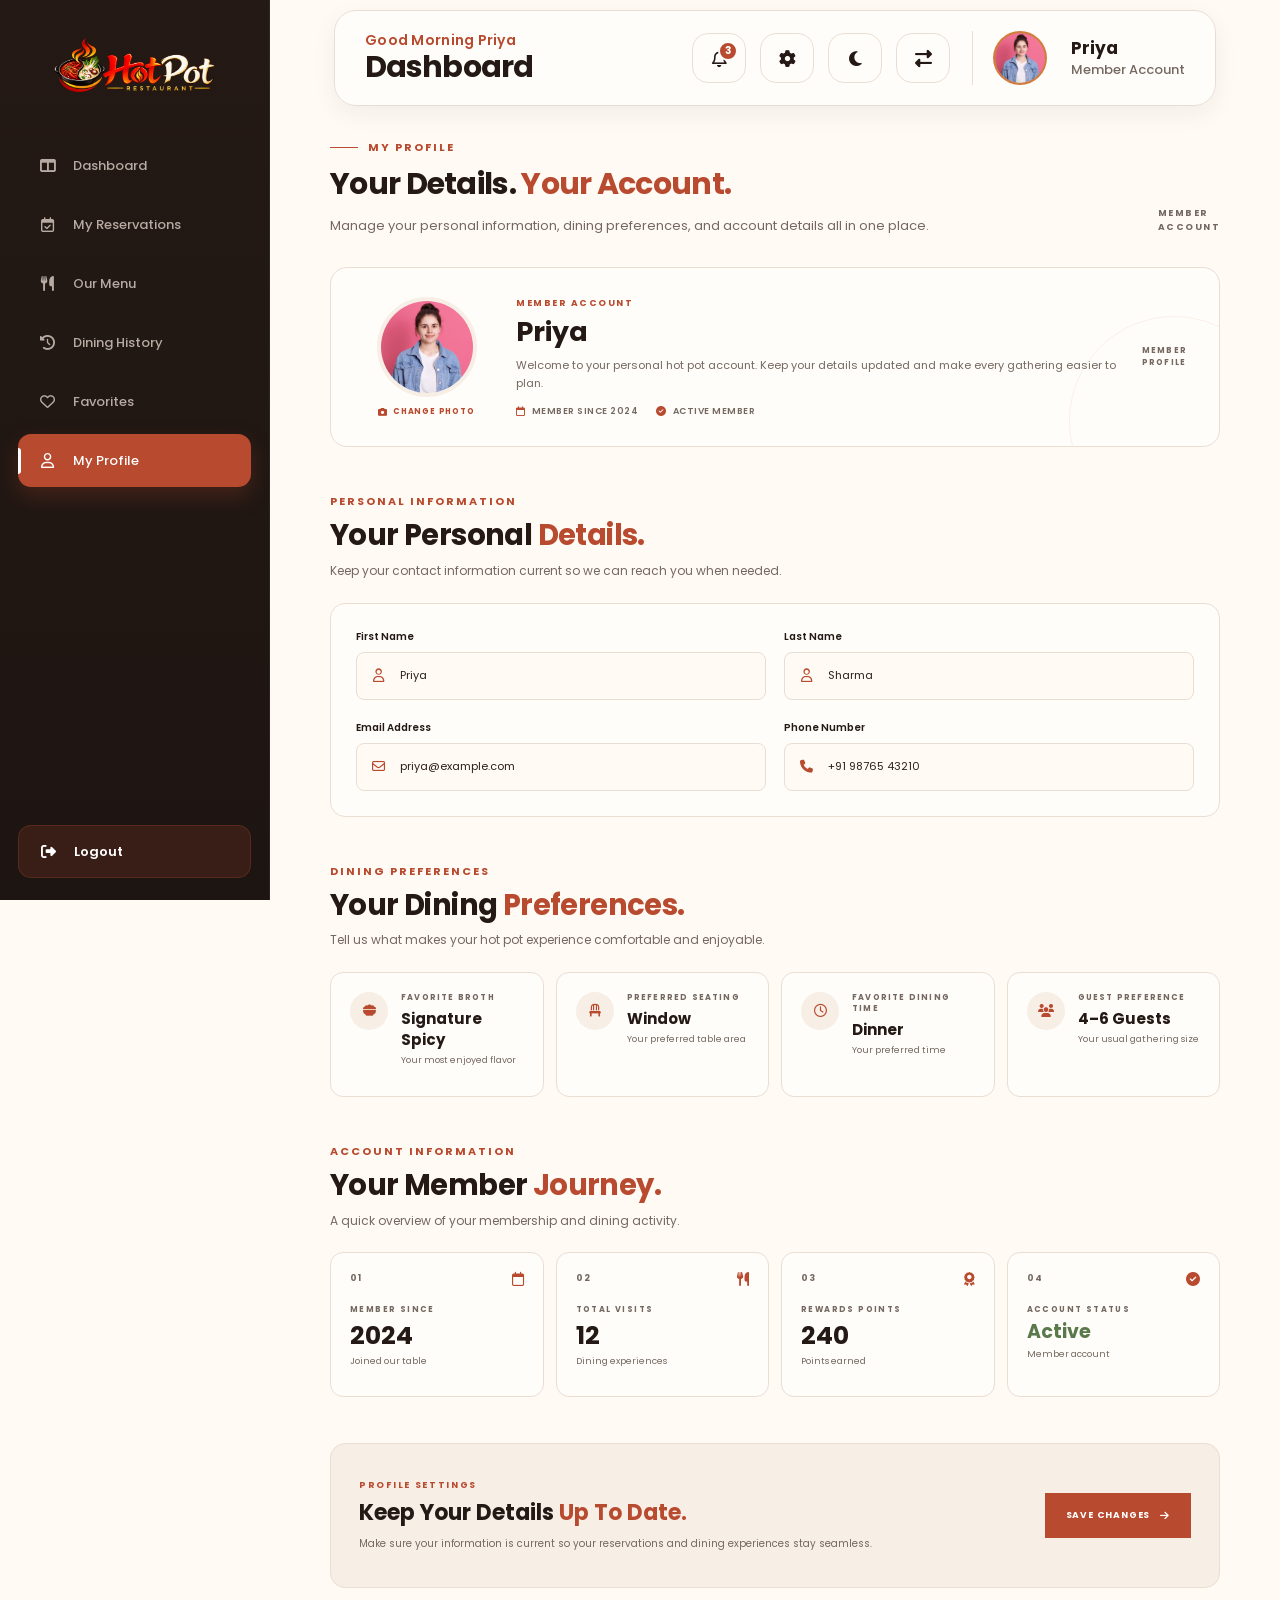
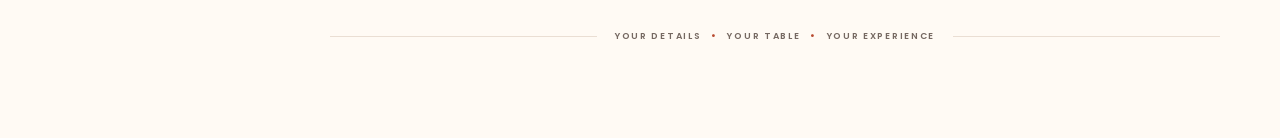
<file: profile.html>
<!DOCTYPE html>
<html lang="en" dir="ltr">

<head>

    <!-- =====================================================
         META
    ====================================================== -->

    <meta charset="UTF-8">

    <meta
        name="viewport"
        content="width=device-width, initial-scale=1.0"
    >

    <meta
        name="description"
        content="Hot Pot Restaurant Member Dashboard"
    >

    <meta
        name="theme-color"
        content="#b84a2f"
    >


    <!-- =====================================================
         PAGE TITLE
    ====================================================== -->

    <title>Dashboard | Hot Pot Restaurant</title>
    <!-- Favicon -->

  <link rel="icon" type="image/png" href="images/logo-light.png">


    <!-- =====================================================
         GOOGLE FONT
    ====================================================== -->

    <link
        rel="preconnect"
        href="https://fonts.googleapis.com"
    >

    <link
        rel="preconnect"
        href="https://fonts.gstatic.com"
        crossorigin
    >

    <link
        href="https://fonts.googleapis.com/css2?family=Poppins:wght@400;500;600;700;800&display=swap"
        rel="stylesheet"
    >


    <!-- =====================================================
         FONT AWESOME
    ====================================================== -->

    <link
        rel="stylesheet"
        href="https://cdnjs.cloudflare.com/ajax/libs/font-awesome/6.7.2/css/all.min.css"
    >


    <!-- =====================================================
         DASHBOARD CSS
    ====================================================== -->

    <link
        rel="stylesheet"
        href="css/dashboard.css"
    >

    <link
        rel="stylesheet"
        href="css/res-dash.css"
    >

</head>


<body>


<!-- =========================================================
     DASHBOARD
========================================================= -->

<section
    class="hotpot-dashboard"
    id="hotpotDashboard"
>


    <!-- =====================================================
         SIDEBAR OVERLAY
         Tablet + Mobile
    ====================================================== -->

    <div
        class="dashboard-sidebar-overlay"
        id="dashboardSidebarOverlay"
    ></div>



    <!-- =====================================================
         SIDEBAR
    ====================================================== -->

    <aside
        class="dashboard-sidebar"
        id="dashboardSidebar"
        aria-label="Dashboard navigation"
    >


        <!-- =================================================
             SIDEBAR TOP
        ================================================== -->

        <div class="dashboard-sidebar-top">


            <!-- =============================================
                 LOGO AREA
            ============================================== -->

            <div class="dashboard-sidebar-logo-area">


                <!-- =========================================
                     LOGO
                ========================================== -->

                <a
                    href="index.html"
                    class="dashboard-sidebar-logo"
                    aria-label="Hot Pot Restaurant Home"
                >

                    <!-- Light Mode Logo -->

                    <img
                        src="images/logo-dark.png"
                        alt="Hot Pot Restaurant"
                        class="dashboard-logo-light"
                    >


                    <!-- Dark Mode Logo -->

                    <img
                        src="images/logo-dark.png"
                        alt="Hot Pot Restaurant"
                        class="dashboard-logo-dark"
                    >

                </a>


                <!-- =========================================
                     SIDEBAR CLOSE BUTTON
                     Tablet / Mobile
                ========================================== -->

                <button
                    type="button"
                    class="dashboard-sidebar-close"
                    id="dashboardSidebarClose"
                    aria-label="Close dashboard menu"
                    title="Close Menu"
                >

                    <i class="fa-solid fa-xmark"></i>

                </button>

            </div>



            <!-- =================================================
                 SIDEBAR NAVIGATION
            ================================================== -->

            <nav
                class="dashboard-sidebar-nav"
                aria-label="Dashboard Menu"
            >


                <!-- =========================================
                     DASHBOARD
                ========================================== -->

                <a
                    href="dashboard.html"
                    class="dashboard-nav-link"
                    aria-current="page"
                >

                    <span class="dashboard-nav-icon">
                        <i class="fa-solid fa-table-columns"></i>
                    </span>

                    <span class="dashboard-nav-text">
                        Dashboard
                    </span>

                </a>



                <!-- =========================================
                     MY RESERVATIONS
                ========================================== -->

                <a
                    href="myreservations.html"
                    class="dashboard-nav-link"
                >

                    <span class="dashboard-nav-icon">
                        <i class="fa-regular fa-calendar-check"></i>
                    </span>

                    <span class="dashboard-nav-text">
                        My Reservations
                    </span>

                </a>



                <!-- =========================================
                     OUR MENU
                ========================================== -->

                <a
                    href="menus.html"
                    class="dashboard-nav-link"
                >

                    <span class="dashboard-nav-icon">
                        <i class="fa-solid fa-utensils"></i>
                    </span>

                    <span class="dashboard-nav-text">
                        Our Menu
                    </span>

                </a>



                <!-- =========================================
                     DINING HISTORY
                ========================================== -->

                <a
                    href="diningHistory.html"
                    class="dashboard-nav-link"
                >

                    <span class="dashboard-nav-icon">
                        <i class="fa-solid fa-clock-rotate-left"></i>
                    </span>

                    <span class="dashboard-nav-text">
                        Dining History
                    </span>

                </a>



                <!-- =========================================
                     FAVORITES
                ========================================== -->

                <a
                    href="favorites.html"
                    class="dashboard-nav-link"
                >

                    <span class="dashboard-nav-icon">
                        <i class="fa-regular fa-heart"></i>
                    </span>

                    <span class="dashboard-nav-text">
                        Favorites
                    </span>

                </a>



                <!-- =========================================
                     MY PROFILE
                ========================================== -->

                <a
                    href="profile.html"
                    class="dashboard-nav-link active"
                >

                    <span class="dashboard-nav-icon">
                        <i class="fa-regular fa-user"></i>
                    </span>

                    <span class="dashboard-nav-text">
                        My Profile
                    </span>

                </a>

            </nav>

        </div>



        <!-- =================================================
             SIDEBAR BOTTOM
        ================================================== -->

        <div class="dashboard-sidebar-bottom">


            <!-- =============================================
                 LOGOUT
            ============================================== -->

            <a
                href="login.html"
                class="dashboard-logout-link"
            >

                <span class="dashboard-nav-icon">
                    <i class="fa-solid fa-right-from-bracket"></i>
                </span>

                <span class="dashboard-nav-text">
                    Logout
                </span>

            </a>

        </div>

    </aside>



    <!-- =====================================================
         MAIN DASHBOARD AREA
    ====================================================== -->

    <div class="dashboard-main">


        <!-- =================================================
             TOPBAR
        ================================================== -->

        <header
            class="dashboard-topbar"
            id="dashboardTopbar"
        >

            <div class="dashboard-topbar-inner">


                <!-- =========================================
                     TOPBAR LEFT
                ========================================== -->

                <div class="dashboard-topbar-left">


                    <!-- =====================================
                         HAMBURGER MENU
                         Desktop: Hidden
                         Tablet/Mobile: Visible
                    ====================================== -->

                    <button
                        type="button"
                        class="dashboard-menu-toggle"
                        id="dashboardMenuToggle"
                        aria-label="Open dashboard menu"
                        aria-controls="dashboardSidebar"
                        aria-expanded="false"
                        title="Menu"
                    >

                        <i class="fa-solid fa-bars"></i>

                    </button>



                    <!-- =====================================
                         DASHBOARD HEADING
                    ====================================== -->

                    <div class="dashboard-topbar-heading">

                        <span class="dashboard-topbar-greeting">
                            Good Morning Priya
                        </span>

                        <h1 class="dashboard-topbar-title">
                            Dashboard
                        </h1>

                    </div>

                </div>



                <!-- =========================================
                     TOPBAR RIGHT
                ========================================== -->

                <div class="dashboard-topbar-right">


                    <!-- =====================================
                         NOTIFICATIONS
                    ====================================== -->

                    <button
                        type="button"
                        class="dashboard-topbar-control dashboard-notification-button"
                        id="dashboardNotificationButton"
                        aria-label="Notifications"
                        title="Notifications"
                    >

                        <i class="fa-regular fa-bell"></i>

                        <span
                            class="dashboard-notification-badge"
                        >
                            3
                        </span>

                    </button>



                    <!-- =====================================
                         SETTINGS
                    ====================================== -->

                    <button
                        type="button"
                        class="dashboard-topbar-control"
                        id="dashboardSettingsButton"
                        aria-label="Settings"
                        title="Settings"
                    >

                        <i class="fa-solid fa-gear"></i>

                    </button>



                    <!-- =====================================
                         DARK MODE
                    ====================================== -->

                    <button
                        type="button"
                        class="dashboard-topbar-control"
                        id="dashboardDarkToggle"
                        aria-label="Toggle dark mode"
                        title="Dark Mode"
                    >

                        <i class="fa-solid fa-moon"></i>

                    </button>



                    <!-- =====================================
                         RTL
                    ====================================== -->

                    <button
                        type="button"
                        class="dashboard-topbar-control"
                        id="dashboardRtlToggle"
                        aria-label="Toggle RTL"
                        title="RTL"
                    >

                        <i class="fa-solid fa-right-left"></i>

                    </button>



                    <!-- =====================================
                         PROFILE
                    ====================================== -->

                    <a
                        href="#profile"
                        class="dashboard-profile"
                        aria-label="Open Priya profile"
                    >


                        <!-- Profile Image -->

                        <span
                            class="dashboard-profile-image"
                        >

                            <img
                                src="images/profile.jpg"
                                alt="Priya"
                            >

                        </span>


                        <!-- Profile Details -->

                        <span
                            class="dashboard-profile-info"
                        >

                            <strong>
                                Priya
                            </strong>

                            <small>
                                Member Account
                            </small>

                        </span>

                    </a>

                </div>

            </div>

        </header>
        <main class="dashboard-content my-profile-content" id="myProfileContent">

    <!-- =====================================================
         PROFILE HEADER
    ====================================================== -->

    <section class="my-profile-header" id="myProfileHeader">

        <div class="my-profile-header-content">

            <span class="my-profile-eyebrow">
                MY PROFILE
            </span>

            <h2 class="my-profile-title">
                Your Details.
                <span>Your Account.</span>
            </h2>

            <p class="my-profile-description">
                Manage your personal information, dining preferences,
                and account details all in one place.
            </p>

        </div>

        <div class="my-profile-header-mark">

           

            <span class="my-profile-mark-text">
                MEMBER<br>
                ACCOUNT
            </span>

        </div>

    </section>


    <!-- =====================================================
         PROFILE OVERVIEW
    ====================================================== -->

    <section class="my-profile-overview" id="myProfileOverview">

        <div class="my-profile-avatar-area">

            <div class="my-profile-avatar">

                <img
                    src="images/profile.jpg"
                    alt="Priya profile photo"
                >

            </div>

            <button
                type="button"
                class="my-profile-photo-button"
                id="changeProfilePhotoButton"
            >
                <i class="fa-solid fa-camera"></i>
                <span>CHANGE PHOTO</span>
            </button>

        </div>


        <div class="my-profile-overview-content">

            <span class="my-profile-overview-eyebrow">
                MEMBER ACCOUNT
            </span>

            <h3 class="my-profile-name">
                Priya
            </h3>

            <p class="my-profile-member-text">
                Welcome to your personal hot pot account.
                Keep your details updated and make every
                gathering easier to plan.
            </p>

            <div class="my-profile-member-meta">

                <span>
                    <i class="fa-regular fa-calendar"></i>
                    MEMBER SINCE 2024
                </span>

                <span>
                    <i class="fa-solid fa-circle-check"></i>
                    ACTIVE MEMBER
                </span>

            </div>

        </div>


        <div class="my-profile-overview-number">

            

            <small>
                MEMBER<br>
                PROFILE
            </small>

        </div>

    </section>


    <!-- =====================================================
         PERSONAL INFORMATION
    ====================================================== -->

    <section class="my-profile-section" id="personalInformation">

        <div class="my-profile-section-header">

            <div>

                <span class="my-profile-section-eyebrow">
                    PERSONAL INFORMATION
                </span>

                <h2 class="my-profile-section-title">
                    Your Personal
                    <span>Details.</span>
                </h2>

                <p class="my-profile-section-description">
                    Keep your contact information current
                    so we can reach you when needed.
                </p>

            </div>

           

        </div>


        <div class="my-profile-form-card">

            <div class="my-profile-form-grid">


                <!-- FIRST NAME -->

                <div class="my-profile-field">

                    <label for="profileFirstName">
                        First Name
                    </label>

                    <div class="my-profile-input">

                        <i class="fa-regular fa-user"></i>

                        <input
                            type="text"
                            id="profileFirstName"
                            name="first_name"
                            value="Priya"
                            placeholder="Enter first name"
                            autocomplete="given-name"
                        >

                    </div>

                </div>


                <!-- LAST NAME -->

                <div class="my-profile-field">

                    <label for="profileLastName">
                        Last Name
                    </label>

                    <div class="my-profile-input">

                        <i class="fa-regular fa-user"></i>

                        <input
                            type="text"
                            id="profileLastName"
                            name="last_name"
                            value="Sharma"
                            placeholder="Enter last name"
                            autocomplete="family-name"
                        >

                    </div>

                </div>


                <!-- EMAIL -->

                <div class="my-profile-field">

                    <label for="profileEmail">
                        Email Address
                    </label>

                    <div class="my-profile-input">

                        <i class="fa-regular fa-envelope"></i>

                        <input
                            type="email"
                            id="profileEmail"
                            name="email"
                            value="priya@example.com"
                            placeholder="Enter email address"
                            autocomplete="email"
                        >

                    </div>

                </div>


                <!-- PHONE -->

                <div class="my-profile-field">

                    <label for="profilePhone">
                        Phone Number
                    </label>

                    <div class="my-profile-input">

                        <i class="fa-solid fa-phone"></i>

                        <input
                            type="tel"
                            id="profilePhone"
                            name="phone"
                            value="+91 98765 43210"
                            placeholder="Enter phone number"
                            autocomplete="tel"
                        >

                    </div>

                </div>


            </div>

        </div>

    </section>


    <!-- =====================================================
         DINING PREFERENCES
    ====================================================== -->

    <section class="my-profile-section" id="diningPreferences">

        <div class="my-profile-section-header">

            <div>

                <span class="my-profile-section-eyebrow">
                    DINING PREFERENCES
                </span>

                <h2 class="my-profile-section-title">
                    Your Dining
                    <span>Preferences.</span>
                </h2>

                <p class="my-profile-section-description">
                    Tell us what makes your hot pot experience
                    comfortable and enjoyable.
                </p>

            </div>

           

        </div>


        <div class="my-profile-preferences-grid">


            <!-- FAVORITE BROTH -->

            <div class="my-profile-preference-card">

                <div class="my-profile-preference-icon">
                    <i class="fa-solid fa-bowl-food"></i>
                </div>

                <div class="my-profile-preference-content">

                    <span>
                        FAVORITE BROTH
                    </span>

                    <strong>
                        Signature Spicy
                    </strong>

                    <small>
                        Your most enjoyed flavor
                    </small>

                </div>

            </div>


            <!-- SEATING -->

            <div class="my-profile-preference-card">

                <div class="my-profile-preference-icon">
                    <i class="fa-solid fa-chair"></i>
                </div>

                <div class="my-profile-preference-content">

                    <span>
                        PREFERRED SEATING
                    </span>

                    <strong>
                        Window
                    </strong>

                    <small>
                        Your preferred table area
                    </small>

                </div>

            </div>


            <!-- DINING TIME -->

            <div class="my-profile-preference-card">

                <div class="my-profile-preference-icon">
                    <i class="fa-regular fa-clock"></i>
                </div>

                <div class="my-profile-preference-content">

                    <span>
                        FAVORITE DINING TIME
                    </span>

                    <strong>
                        Dinner
                    </strong>

                    <small>
                        Your preferred time
                    </small>

                </div>

            </div>


            <!-- GUEST PREFERENCE -->

            <div class="my-profile-preference-card">

                <div class="my-profile-preference-icon">
                    <i class="fa-solid fa-users"></i>
                </div>

                <div class="my-profile-preference-content">

                    <span>
                        GUEST PREFERENCE
                    </span>

                    <strong>
                        4–6 Guests
                    </strong>

                    <small>
                        Your usual gathering size
                    </small>

                </div>

            </div>


        </div>

    </section>


    <!-- =====================================================
         ACCOUNT INFORMATION
    ====================================================== -->

    <section class="my-profile-section" id="accountInformation">

        <div class="my-profile-section-header">

            <div>

                <span class="my-profile-section-eyebrow">
                    ACCOUNT INFORMATION
                </span>

                <h2 class="my-profile-section-title">
                    Your Member
                    <span>Journey.</span>
                </h2>

                <p class="my-profile-section-description">
                    A quick overview of your membership
                    and dining activity.
                </p>

            </div>

            

        </div>


        <div class="my-profile-account-grid">


            <!-- MEMBER SINCE -->

            <article class="my-profile-account-card">

                <div class="my-profile-account-top">

                    <span class="my-profile-account-number">
                        01
                    </span>

                    <i class="fa-regular fa-calendar"></i>

                </div>

                <span class="my-profile-account-label">
                    MEMBER SINCE
                </span>

                <strong>
                    2024
                </strong>

                <small>
                    Joined our table
                </small>

            </article>


            <!-- TOTAL VISITS -->

            <article class="my-profile-account-card">

                <div class="my-profile-account-top">

                    <span class="my-profile-account-number">
                        02
                    </span>

                    <i class="fa-solid fa-utensils"></i>

                </div>

                <span class="my-profile-account-label">
                    TOTAL VISITS
                </span>

                <strong>
                    12
                </strong>

                <small>
                    Dining experiences
                </small>

            </article>


            <!-- REWARDS -->

            <article class="my-profile-account-card">

                <div class="my-profile-account-top">

                    <span class="my-profile-account-number">
                        03
                    </span>

                    <i class="fa-solid fa-award"></i>

                </div>

                <span class="my-profile-account-label">
                    REWARDS POINTS
                </span>

                <strong>
                    240
                </strong>

                <small>
                    Points earned
                </small>

            </article>


            <!-- ACCOUNT STATUS -->

            <article class="my-profile-account-card">

                <div class="my-profile-account-top">

                    <span class="my-profile-account-number">
                        04
                    </span>

                    <i class="fa-solid fa-circle-check"></i>

                </div>

                <span class="my-profile-account-label">
                    ACCOUNT STATUS
                </span>

                <strong class="my-profile-status">
                    Active
                </strong>

                <small>
                    Member account
                </small>

            </article>


        </div>

    </section>


    <!-- =====================================================
         SAVE CHANGES
    ====================================================== -->

    <section class="my-profile-save" id="myProfileSave">

        <div class="my-profile-save-content">

            <span class="my-profile-save-eyebrow">
                PROFILE SETTINGS
            </span>

            <h2 class="my-profile-save-title">
                Keep Your Details
                <span>Up To Date.</span>
            </h2>

            <p class="my-profile-save-description">
                Make sure your information is current so your
                reservations and dining experiences stay seamless.
            </p>

        </div>

        <button
            type="button"
            class="my-profile-save-button"
            id="saveProfileButton"
        >
            <span>SAVE CHANGES</span>
            <i class="fa-solid fa-arrow-right"></i>
        </button>

    </section>


    <!-- =====================================================
         BOTTOM LINE
    ====================================================== -->

    <div class="my-profile-bottom">

        <span class="my-profile-bottom-line"></span>

        <p>
            YOUR DETAILS
            <b>•</b>
            YOUR TABLE
            <b>•</b>
            YOUR EXPERIENCE
        </p>

        <span class="my-profile-bottom-line"></span>

    </div>

</main>
</div>

</section>
<!-- ============================================================
     LOGOUT CONFIRMATION MODAL
============================================================ -->

<div
    class="dashboard-logout-modal"
    id="dashboardLogoutModal"
    aria-hidden="true"
>

    <!-- BACKDROP -->

    <div
        class="dashboard-logout-backdrop"
        id="dashboardLogoutBackdrop"
    ></div>


    <!-- MODAL -->

    <div
        class="dashboard-logout-dialog"
        role="dialog"
        aria-modal="true"
        aria-labelledby="dashboardLogoutTitle"
    >

        <!-- ICON -->

        <div class="dashboard-logout-icon">
            <i class="fa-solid fa-right-from-bracket"></i>
        </div>


        <!-- TITLE -->

        <div class="dashboard-logout-content">

            <h2 id="dashboardLogoutTitle">
                Are you sure you want to<br>
                logout?
            </h2>

        </div>


        <!-- BUTTONS -->

        <div class="dashboard-logout-actions">

            <button
                type="button"
                class="dashboard-logout-yes"
                id="dashboardLogoutYes"
            >
                Yes
            </button>

            <button
                type="button"
                class="dashboard-logout-no"
                id="dashboardLogoutNo"
            >
                No
            </button>

        </div>

    </div>

</div>
<!-- =========================================================
     DASHBOARD JAVASCRIPT
     Will be added in Part 4
========================================================= -->

<script src="js/dashboard.js"></script>
<script src="js/global-settings.js"></script>

</body>
</html>
</file>
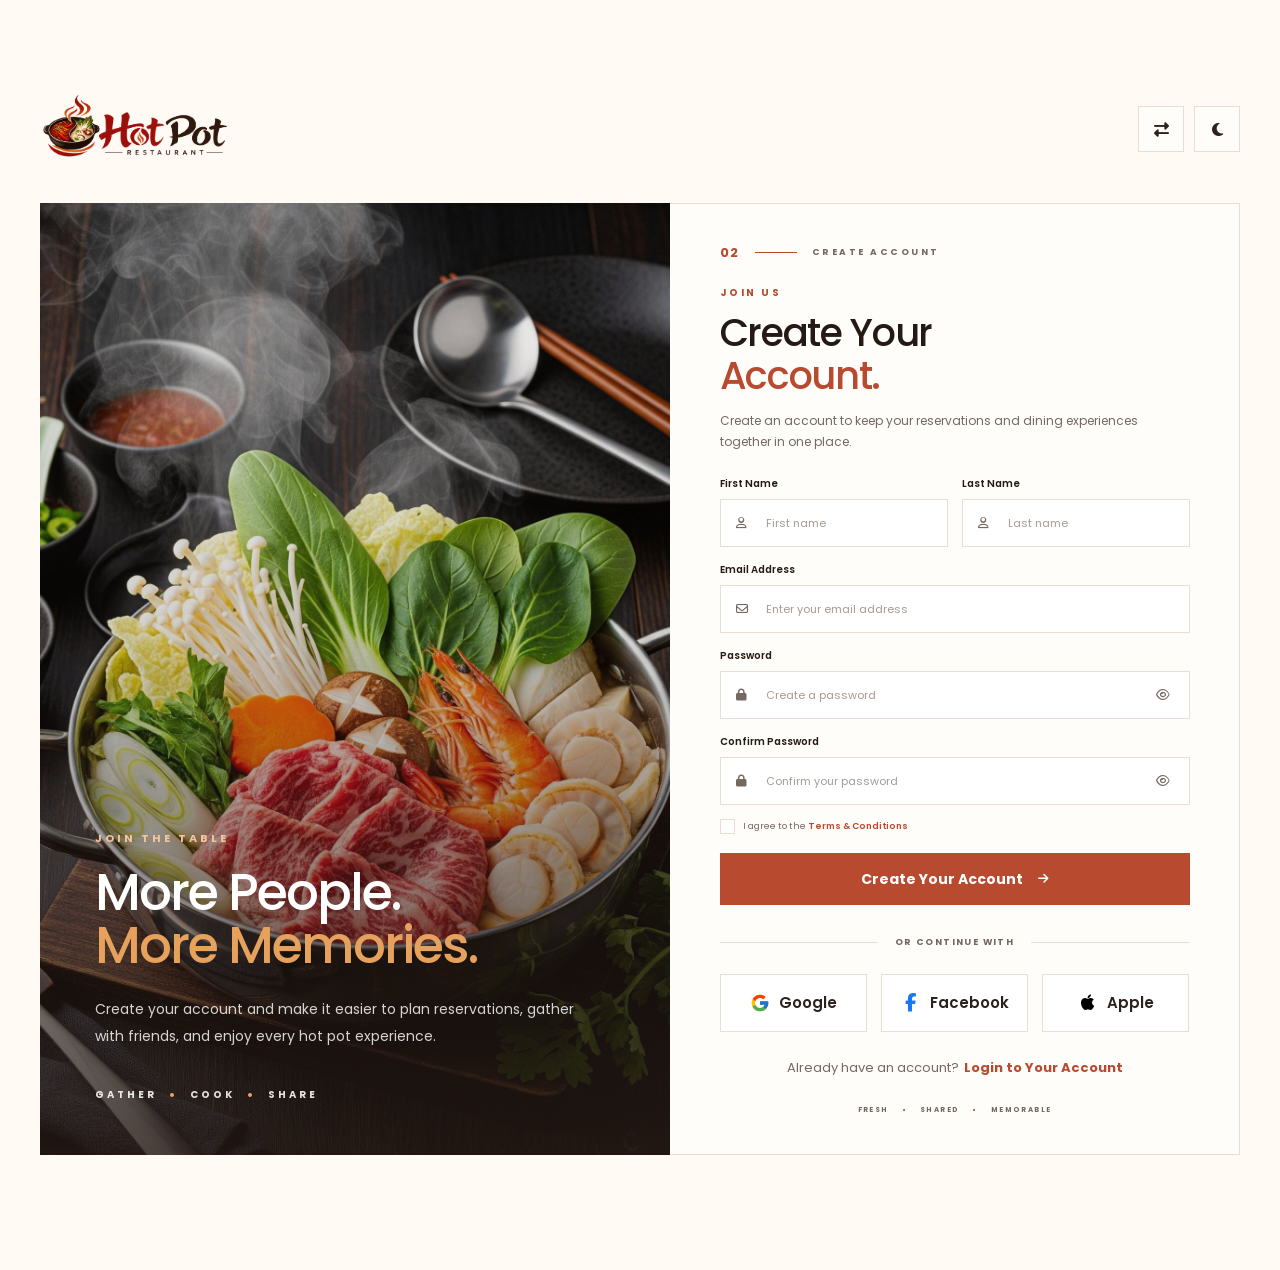
<file: register.html>
<!DOCTYPE html>

<html lang="en">

<head>
  <meta charset="UTF-8">
  <meta name="viewport" content="width=device-width, initial-scale=1.0">
  <title>Hot Pot Restaurant | Gather, Cook & Share</title>

  <!-- Favicon -->

  <link rel="icon" type="image/png" href="images/logo-light.png">

  <!-- Google Fonts -->

  <link rel="preconnect" href="https://fonts.googleapis.com">
  <link rel="preconnect" href="https://fonts.gstatic.com" crossorigin>
  <link href="https://fonts.googleapis.com/css2?family=Poppins:wght@300;400;500;600;700;800&display=swap" rel="stylesheet">
<link
    rel="stylesheet"
    href="https://cdnjs.cloudflare.com/ajax/libs/font-awesome/6.7.2/css/all.min.css"
>
  <!-- Font Awesome -->

  <link rel="stylesheet" href="https://cdnjs.cloudflare.com/ajax/libs/font-awesome/6.7.2/css/all.min.css">
<link rel="stylesheet" href="https://cdnjs.cloudflare.com/ajax/libs/font-awesome/6.7.2/css/all.min.css">
  <!-- CSS -->

  <link rel="stylesheet" href="css/style.css">
  <link rel="stylesheet" href="css/responsive.css">
</head>

<body>
    <!-- =========================================================
     REGISTER PAGE
========================================================= -->

<section class="hotpot-register-page" id="hotpotRegisterPage">


    <!-- =====================================================
         TOP AREA
         LOGO LEFT + CONTROLS RIGHT
         NO HEADER
    ====================================================== -->

    <div class="hotpot-register-topbar">


        <!-- =================================================
             LOGO
        ================================================== -->

        <a
            href="index.html"
            class="hotpot-register-logo"
            aria-label="Hot Pot Restaurant Home"
        >

            <!-- LIGHT MODE LOGO -->

            <img
                src="images/logo-light.png"
                alt="Hot Pot Restaurant"
                class="hotpot-register-logo-light"
            >


            <!-- DARK MODE LOGO -->

            <img
                src="images/logo-dark.png"
                alt="Hot Pot Restaurant"
                class="hotpot-register-logo-dark"
            >

        </a>


        <!-- =================================================
             CONTROLS
        ================================================== -->

        <div class="hotpot-register-controls">


            <!-- RTL -->

            <button
                type="button"
                class="hotpot-register-control"
                id="registerRtlToggle"
                aria-label="Toggle RTL"
                title="RTL"
            >

                <i class="fa-solid fa-right-left"></i>

            </button>


            <!-- DARK MODE -->

            <button
                type="button"
                class="hotpot-register-control"
                id="registerDarkToggle"
                aria-label="Toggle dark mode"
                title="Dark Mode"
            >

                <i class="fa-solid fa-moon"></i>

            </button>

        </div>

    </div>



    <!-- =====================================================
         REGISTER MAIN
    ====================================================== -->

    <div class="hotpot-register-container">


        <!-- =================================================
             LEFT IMAGE
        ================================================== -->

        <div class="hotpot-register-image">


            <img
                src="images/register.jpg"
                alt="Friends gathering around a hot pot table"
            >


            <!-- IMAGE OVERLAY -->

            <div class="hotpot-register-image-overlay"></div>


            <!-- IMAGE CONTENT -->

            <div class="hotpot-register-image-content">


                <span class="hotpot-register-image-eyebrow">
                    JOIN THE TABLE
                </span>


                <h1 class="hotpot-register-image-title">

                    More People.

                    <span>
                        More Memories.
                    </span>

                </h1>


                <p class="hotpot-register-image-description">

                    Create your account and make it easier
                    to plan reservations, gather with friends,
                    and enjoy every hot pot experience.

                </p>


                <div class="hotpot-register-image-bottom">

                    <span>GATHER</span>

                    <b>•</b>

                    <span>COOK</span>

                    <b>•</b>

                    <span>SHARE</span>

                </div>

            </div>

        </div>



        <!-- =================================================
             RIGHT REGISTER CONTENT
        ================================================== -->

        <div class="hotpot-register-content">

            <div class="hotpot-register-content-inner">


                <!-- =================================================
                     TOP MARK
                ================================================== -->

                <div class="hotpot-register-top-mark">

                    <span class="hotpot-register-number">
                        02
                    </span>


                    <span class="hotpot-register-line"></span>


                    <span class="hotpot-register-label">
                        CREATE ACCOUNT
                    </span>

                </div>



                <!-- =================================================
                     HEADING
                ================================================== -->

                <div class="hotpot-register-heading">


                    <span class="hotpot-register-eyebrow">
                        JOIN US
                    </span>


                    <h2 class="hotpot-register-title">

                        Create Your

                        <span>
                            Account.
                        </span>

                    </h2>


                    <p class="hotpot-register-description">

                        Create an account to keep your
                        reservations and dining experiences
                        together in one place.

                    </p>

                </div>



                <!-- =================================================
                     REGISTER FORM
                ================================================== -->

                <form
                    class="hotpot-register-form"
                    id="hotpotRegisterForm"
                    action="#"
                    method="post"
                >


                    <!-- =================================================
                         NAME ROW
                    ================================================== -->

                    <div class="hotpot-register-name-row">


                        <!-- FIRST NAME -->

                        <div class="hotpot-register-field">

                            <label for="registerFirstName">
                                First Name
                            </label>


                            <div class="hotpot-register-input">

                                <i class="fa-regular fa-user"></i>


                                <input
                                    type="text"
                                    id="registerFirstName"
                                    name="first_name"
                                    placeholder="First name"
                                    autocomplete="given-name"
                                    required
                                >

                            </div>

                        </div>


                        <!-- LAST NAME -->

                        <div class="hotpot-register-field">

                            <label for="registerLastName">
                                Last Name
                            </label>


                            <div class="hotpot-register-input">

                                <i class="fa-regular fa-user"></i>


                                <input
                                    type="text"
                                    id="registerLastName"
                                    name="last_name"
                                    placeholder="Last name"
                                    autocomplete="family-name"
                                    required
                                >

                            </div>

                        </div>

                    </div>



                    <!-- =================================================
                         EMAIL
                    ================================================== -->

                    <div class="hotpot-register-field">

                        <label for="registerEmail">
                            Email Address
                        </label>


                        <div class="hotpot-register-input">

                            <i class="fa-regular fa-envelope"></i>


                            <input
                                type="email"
                                id="registerEmail"
                                name="email"
                                placeholder="Enter your email address"
                                autocomplete="email"
                                required
                            >

                        </div>

                    </div>



                    <!-- =================================================
                         PASSWORD
                    ================================================== -->

                    <div class="hotpot-register-field">

                        <label for="registerPassword">
                            Password
                        </label>


                        <div class="hotpot-register-input">

                            <i class="fa-solid fa-lock"></i>


                            <input
                                type="password"
                                id="registerPassword"
                                name="password"
                                placeholder="Create a password"
                                autocomplete="new-password"
                                required
                            >


                            <button
                                type="button"
                                class="hotpot-register-password-toggle"
                                id="registerPasswordToggle"
                                aria-label="Show password"
                                title="Show password"
                            >

                                <i class="fa-regular fa-eye"></i>

                            </button>

                        </div>

                    </div>



                    <!-- =================================================
                         CONFIRM PASSWORD
                    ================================================== -->

                    <div class="hotpot-register-field">

                        <label for="registerConfirmPassword">
                            Confirm Password
                        </label>


                        <div class="hotpot-register-input">

                            <i class="fa-solid fa-lock"></i>


                            <input
                                type="password"
                                id="registerConfirmPassword"
                                name="confirm_password"
                                placeholder="Confirm your password"
                                autocomplete="new-password"
                                required
                            >


                            <button
                                type="button"
                                class="hotpot-register-password-toggle"
                                id="registerConfirmPasswordToggle"
                                aria-label="Show password"
                                title="Show password"
                            >

                                <i class="fa-regular fa-eye"></i>

                            </button>

                        </div>

                    </div>



                    <!-- =================================================
                         TERMS
                    ================================================== -->

                    <div class="hotpot-register-options">

                        <label class="hotpot-register-terms">

                            <input
                                type="checkbox"
                                name="terms"
                                required
                            >


                            <span class="hotpot-register-check"></span>


                            <span>
                                I agree to the
                                <a href="#">
                                    Terms & Conditions
                                </a>
                            </span>

                        </label>

                    </div>



                    <!-- =================================================
                         CREATE ACCOUNT BUTTON
                    ================================================== -->

                    <button
                        type="submit"
                        class="hotpot-register-button"
                    >

                        <span>
                            Create Your Account
                        </span>


                        <i class="fa-solid fa-arrow-right"></i>

                    </button>

                </form>



                <!-- =================================================
                     SOCIAL LOGIN
                     AFTER CREATE ACCOUNT BUTTON
                ================================================== -->

                <div class="hotpot-register-social-area">


                    <!-- DIVIDER -->

                    <div class="hotpot-register-divider">

                        <span></span>

                        <p>
                            OR CONTINUE WITH
                        </p>

                        <span></span>

                    </div>


                    <!-- SOCIAL BUTTONS -->

                    <div class="hotpot-register-social">


                        <!-- GOOGLE -->

                        <button
                            type="button"
                            class="hotpot-register-social-button hotpot-register-google"
                            aria-label="Continue with Google"
                        >

                            <span class="hotpot-register-social-icon">


                                <!-- GOOGLE MULTICOLOR SVG -->

                                <svg
                                    viewBox="0 0 48 48"
                                    width="20"
                                    height="20"
                                    aria-hidden="true"
                                >

                                    <path
                                        fill="#FFC107"
                                        d="M43.611 20.083H42V20H24v8h11.303C33.648 32.657 29.197 36 24 36c-6.627 0-12-5.373-12-12s5.373-12 12-12c3.059 0 5.842 1.154 7.961 3.039L37.619 9.381C34.046 6.053 29.268 4 24 4 12.955 4 4 12.955 4 24s8.955 20 20 20 20-8.955 20-20c0-1.341-.138-2.65-.389-3.917z"
                                    />

                                    <path
                                        fill="#FF3D00"
                                        d="M6.306 14.691l6.571 4.819C14.655 15.108 18.961 12 24 12c3.059 0 5.842 1.154 7.961 3.039L37.619 9.381C34.046 6.053 29.268 4 24 4c-7.682 0-14.344 4.337-17.694 10.691z"
                                    />

                                    <path
                                        fill="#4CAF50"
                                        d="M24 44c5.166 0 9.86-1.977 13.409-5.192l-6.19-5.238C29.211 35.091 26.715 36 24 36c-5.176 0-9.607-3.317-11.271-7.946l-6.522 5.025C9.583 39.556 16.227 44 24 44z"
                                    />

                                    <path
                                        fill="#1976D2"
                                        d="M43.611 20.083H42V20H24v8h11.303c-.792 2.237-2.231 4.166-4.084 5.57l.003-.002 6.19 5.238C36.971 39.205 44 34 44 24c0-1.341-.138-2.65-.389-3.917z"
                                    />

                                </svg>

                            </span>


                            <span>
                                Google
                            </span>

                        </button>



                        <!-- FACEBOOK -->

                        <button
                            type="button"
                            class="hotpot-register-social-button hotpot-register-facebook"
                            aria-label="Continue with Facebook"
                        >

                            <span class="hotpot-register-social-icon">

                                <i class="fa-brands fa-facebook-f"></i>

                            </span>


                            <span>
                                Facebook
                            </span>

                        </button>



                        <!-- APPLE -->

                        <button
                            type="button"
                            class="hotpot-register-social-button hotpot-register-apple"
                            aria-label="Continue with Apple"
                        >

                            <span class="hotpot-register-social-icon">

                                <i class="fa-brands fa-apple"></i>

                            </span>


                            <span>
                                Apple
                            </span>

                        </button>

                    </div>

                </div>



                <!-- =================================================
                     LOGIN LINK
                ================================================== -->

                <div class="hotpot-register-login">

                    <span>
                        Already have an account?
                    </span>


                    <a href="login.html">
                        Login to Your Account
                    </a>

                </div>



                <!-- =================================================
                     BOTTOM DECORATION
                ================================================== -->

                <div class="hotpot-register-bottom">

                    <span class="hotpot-register-bottom-line"></span>


                    <p>

                        FRESH

                        <b>•</b>

                        SHARED

                        <b>•</b>

                        MEMORABLE

                    </p>


                    <span class="hotpot-register-bottom-line"></span>

                </div>


            </div>

        </div>

    </div>

</section>

<!-- JS -->

  <script src="js/script.js"></script>
  <script src="js/global-settings.js"></script>

</body>
</html>
</file>
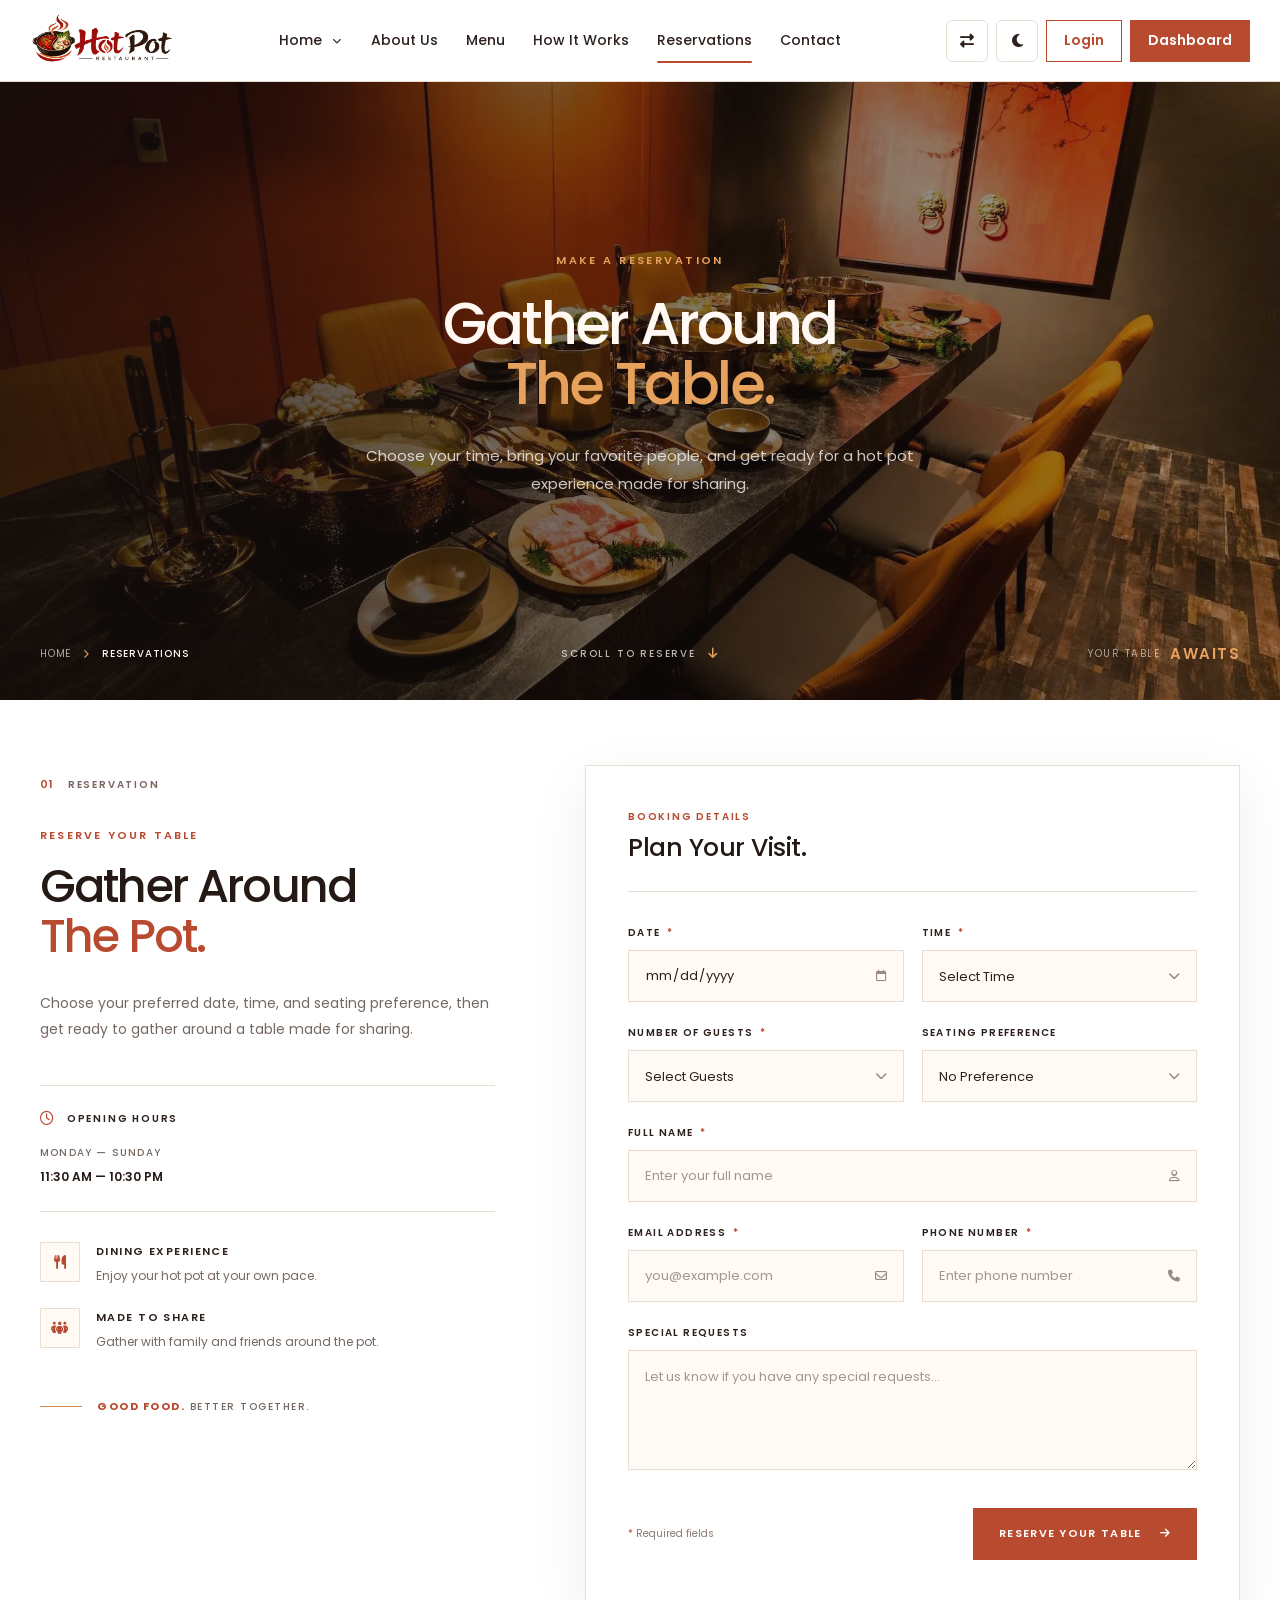
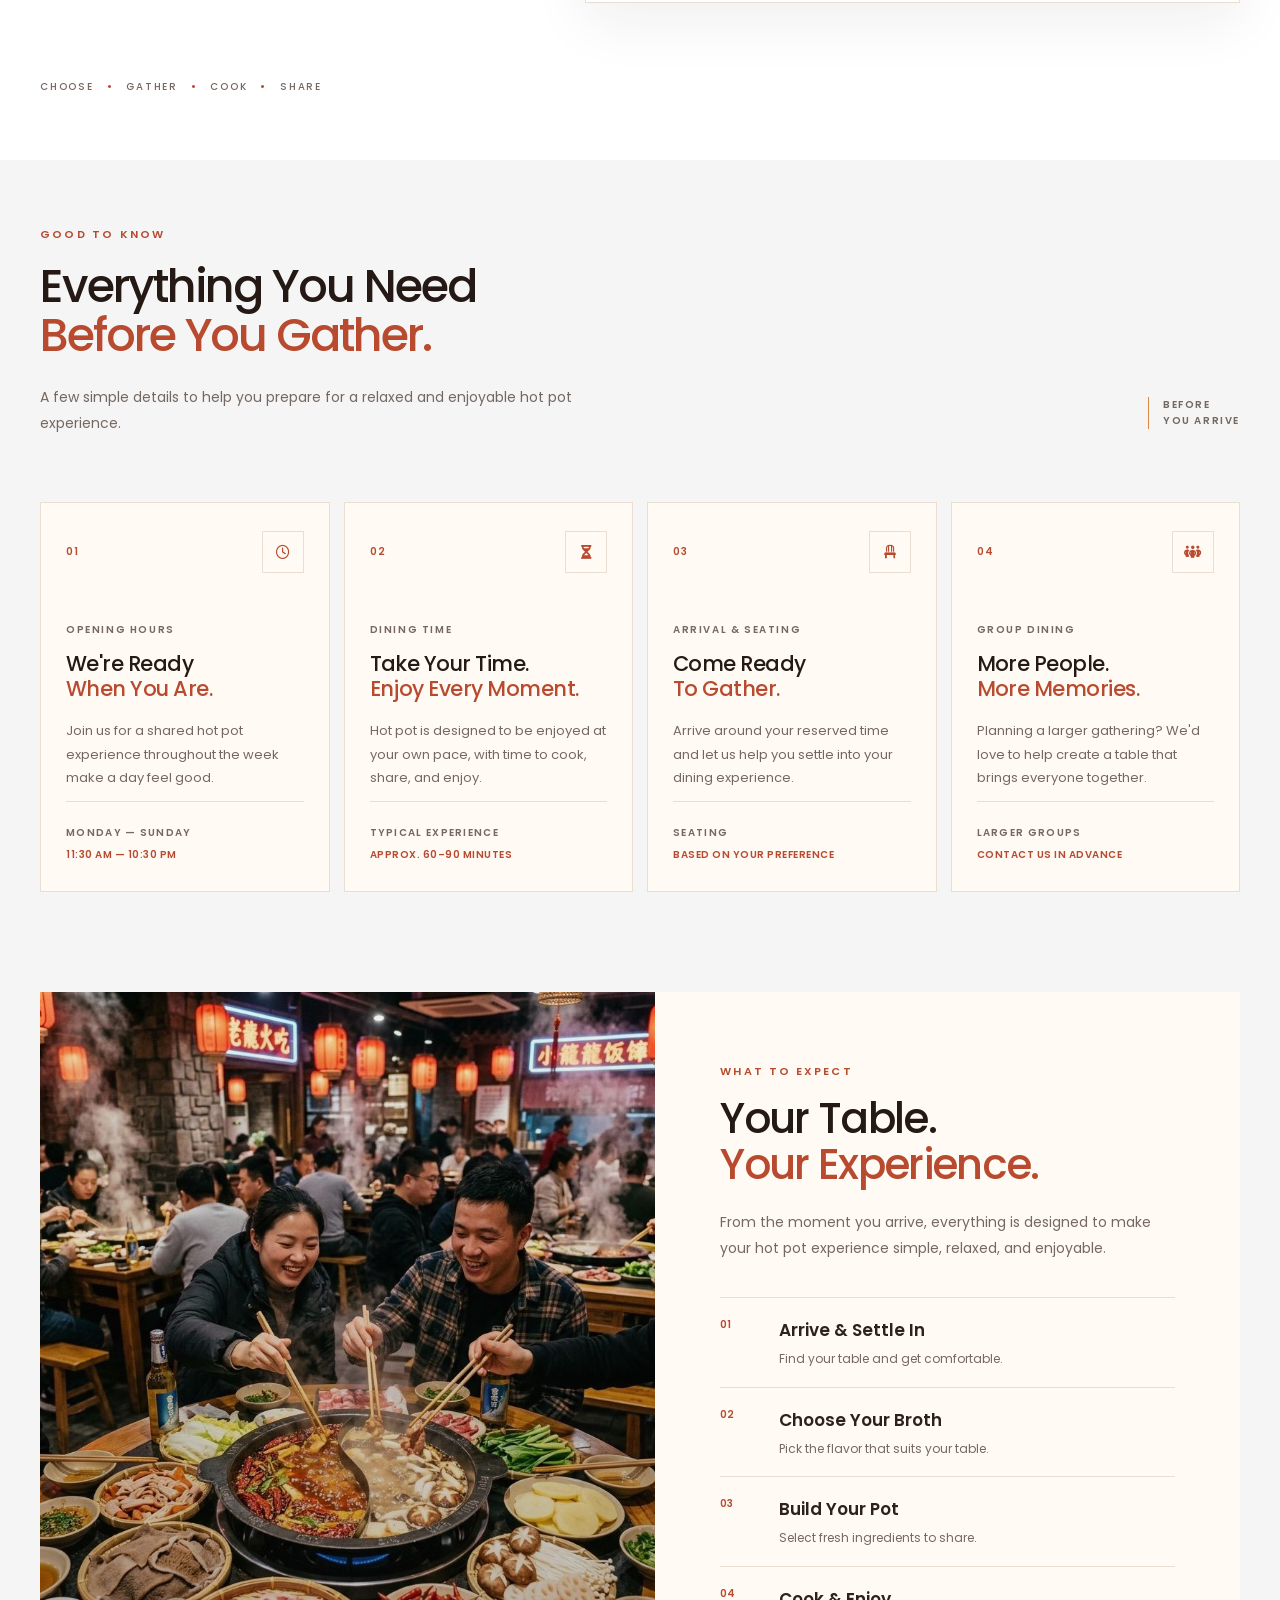
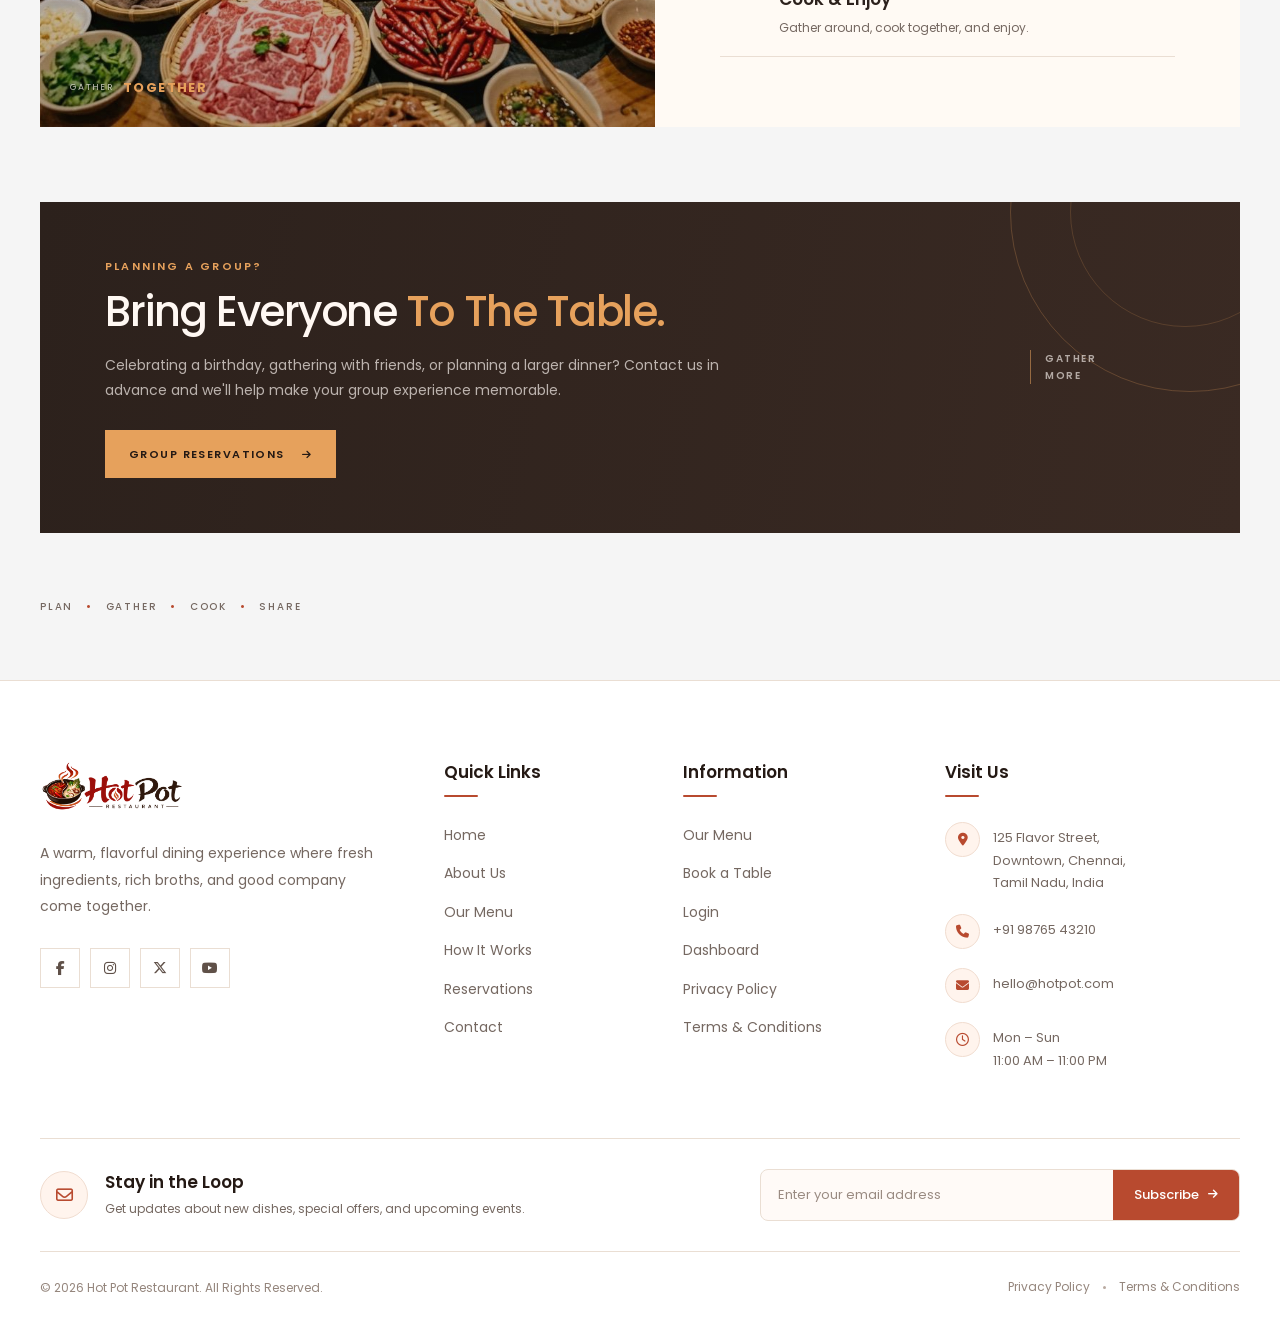
<file: reservations.html>
<!DOCTYPE html>

<html lang="en">

<head>
  <meta charset="UTF-8">
  <meta name="viewport" content="width=device-width, initial-scale=1.0">
  <title>Hot Pot Restaurant | Gather, Cook & Share</title>

  <!-- Favicon -->

  <link rel="icon" type="image/png" href="images/logo-light.png">

  <!-- Google Fonts -->

  <link rel="preconnect" href="https://fonts.googleapis.com">
  <link rel="preconnect" href="https://fonts.gstatic.com" crossorigin>
  <link href="https://fonts.googleapis.com/css2?family=Poppins:wght@300;400;500;600;700;800&display=swap" rel="stylesheet">
<link
    rel="stylesheet"
    href="https://cdnjs.cloudflare.com/ajax/libs/font-awesome/6.7.2/css/all.min.css"
>
  <!-- Font Awesome -->

  <link rel="stylesheet" href="https://cdnjs.cloudflare.com/ajax/libs/font-awesome/6.7.2/css/all.min.css">
<link rel="stylesheet" href="https://cdnjs.cloudflare.com/ajax/libs/font-awesome/6.7.2/css/all.min.css">
  <!-- CSS -->

  <link rel="stylesheet" href="css/style.css">
  <link rel="stylesheet" href="css/responsive.css">
</head>

<body>

<!-- =========================================================
     HOT POT RESTAURANT
     PART 1 — HEADER HTML
========================================================= -->
<!-- =====================================================
         SITE HEADER
    ====================================================== -->

    <header
        class="site-header"
        id="siteHeader"
    >

        <div class="header-container">


            <!-- =================================================
                 LOGO
            ================================================== -->

            <a
                href="index.html"
                class="site-logo"
                aria-label="Hot Pot Restaurant Home"
            >

                <!-- Light Mode Logo -->
                <img
                    src="images/logo-light.png"
                    alt="Hot Pot Restaurant"
                    class="logo-dark"
                >

                <!-- Dark Mode Logo -->
                <img
                    src="images/logo-dark.png"
                    alt="Hot Pot Restaurant"
                    class="logo-light"
                >

            </a>


            <!-- =================================================
                 DESKTOP NAVIGATION
            ================================================== -->

            <nav
                class="main-navigation"
                id="mainNavigation"
                aria-label="Main Navigation"
            >

                <ul class="nav-menu">


                    <!-- =========================================
                         HOME
                    ========================================== -->

                    <li class="nav-item has-dropdown">

                        <a
                            href="#"
                            class="nav-link dropdown-toggle"
                            aria-haspopup="true"
                        >

                            <span>
                                Home
                            </span>

                            <span
                                class="dropdown-icon"
                                aria-hidden="true"
                            >
                                <i class="fa-solid fa-chevron-down"></i>
                            </span>

                        </a>


                        <!-- HOME DROPDOWN -->

                        <ul class="dropdown-menu">

                            <li class="dropdown-item">

                                <a
                                    href="index.html"
                                    class="dropdown-link"
                                >
                                    Home 1
                                </a>

                            </li>


                            <li class="dropdown-item">

                                <a
                                    href="home2.html"
                                    class="dropdown-link"
                                >
                                    Home 2
                                </a>

                            </li>

                        </ul>

                    </li>


                    <!-- =========================================
                         ABOUT US
                    ========================================== -->

                    <li class="nav-item">

                        <a
                            href="about.html"
                            class="nav-link"
                        >
                            About Us
                        </a>

                    </li>


                    <!-- =========================================
                         MENU
                    ========================================== -->

                    <li class="nav-item">

                        <a
                            href="menu.html"
                            class="nav-link"
                        >
                            Menu
                        </a>

                    </li>


                    <!-- =========================================
                         HOW IT WORKS
                    ========================================== -->

                    <li class="nav-item">

                        <a
                            href="how-it-works.html"
                            class="nav-link"
                        >
                            How It Works
                        </a>

                    </li>


                    <!-- =========================================
                         RESERVATIONS
                    ========================================== -->

                    <li class="nav-item">

                        <a
                            href="reservations.html"
                            class="nav-link active"
                        >
                            Reservations
                        </a>

                    </li>


                    <!-- =========================================
                         CONTACT
                    ========================================== -->

                    <li class="nav-item">

                        <a
                            href="contact.html"
                            class="nav-link"
                        >
                            Contact
                        </a>

                    </li>

                </ul>

            </nav>


            <!-- =================================================
                 DESKTOP HEADER ACTIONS
            ================================================== -->

            <div class="header-actions">


                <!-- =============================================
                     RTL BUTTON
                ============================================== -->

                <button
    type="button"
    class="header-action-btn rtl-toggle"
    id="rtlToggle"
    aria-label="Toggle RTL mode"
    title="RTL Mode"
>
    <i class="fa-solid fa-right-left"></i>
</button>


                <!-- =============================================
                     DARK MODE BUTTON
                ============================================== -->

                <button
                    type="button"
                    class="header-action-btn dark-mode-toggle"
                    id="darkModeToggle"
                    aria-label="Toggle dark mode"
                    title="Dark Mode"
                >

                    <span
                        class="dark-mode-icon"
                        aria-hidden="true"
                    >
                        <i class="fa-solid fa-moon"></i>
                    </span>

                </button>


                <!-- =============================================
                     LOGIN
                ============================================== -->

                <a
                    href="login.html"
                    class="header-btn login-btn"
                >
                    Login
                </a>


                <!-- =============================================
                     DASHBOARD
                ============================================== -->

                <a
                    href="dashboard.html"
                    class="header-btn dashboard-btn"
                >
                    Dashboard
                </a>

            </div>


            <!-- =================================================
                 HAMBURGER BUTTON
            ================================================== -->

            <button
                type="button"
                class="hamburger-btn"
                id="hamburgerBtn"
                aria-label="Open navigation menu"
                aria-expanded="false"
                aria-controls="mobileMenu"
            >

                <span class="hamburger-line"></span>

                <span class="hamburger-line"></span>

                <span class="hamburger-line"></span>

            </button>

        </div>


        <!-- =====================================================
             MOBILE MENU
        ====================================================== -->

        <div
            class="mobile-menu"
            id="mobileMenu"
        >

            <div class="mobile-menu-inner">


                <!-- =================================================
                     MOBILE NAVIGATION
                ================================================== -->

                <nav
                    class="mobile-navigation"
                    aria-label="Mobile Navigation"
                >

                    <ul class="mobile-nav-menu">


                        <!-- =========================================
                             MOBILE HOME DROPDOWN
                        ========================================== -->

                        <li
                            class="mobile-nav-item mobile-has-dropdown"
                        >

                            <button
                                type="button"
                                class="mobile-nav-link mobile-dropdown-toggle"
                                aria-expanded="false"
                                aria-haspopup="true"
                            >

                                <span>
                                    Home
                                </span>

                                <span
                                    class="mobile-dropdown-icon"
                                    aria-hidden="true"
                                >
                                    <i class="fa-solid fa-chevron-down"></i>
                                </span>

                            </button>


                            <!-- MOBILE HOME DROPDOWN -->

                            <ul class="mobile-dropdown-menu">

                                <li class="mobile-dropdown-item">

                                    <a
                                        href="index.html"
                                        class="mobile-dropdown-link"
                                    >
                                        Home 1
                                    </a>

                                </li>


                                <li class="mobile-dropdown-item">

                                    <a
                                        href="home2.html"
                                        class="mobile-dropdown-link"
                                    >
                                        Home 2
                                    </a>

                                </li>

                            </ul>

                        </li>


                        <!-- =========================================
                             MOBILE ABOUT
                        ========================================== -->

                        <li class="mobile-nav-item">

                            <a
                                href="about.html"
                                class="mobile-nav-link"
                            >
                                About Us
                            </a>

                        </li>


                        <!-- =========================================
                             MOBILE MENU
                        ========================================== -->

                        <li class="mobile-nav-item">

                            <a
                                href="menu.html"
                                class="mobile-nav-link"
                            >
                                Menu
                            </a>

                        </li>


                        <!-- =========================================
                             MOBILE HOW IT WORKS
                        ========================================== -->

                        <li class="mobile-nav-item">

                            <a
                                href="how-it-works.html"
                                class="mobile-nav-link"
                            >
                                How It Works
                            </a>

                        </li>


                        <!-- =========================================
                             MOBILE RESERVATIONS
                        ========================================== -->

                        <li class="mobile-nav-item">

                            <a
                                href="reservations.html"
                                class="mobile-nav-link active"
                            >
                                Reservations
                            </a>

                        </li>


                        <!-- =========================================
                             MOBILE CONTACT
                        ========================================== -->

                        <li class="mobile-nav-item">

                            <a
                                href="contact.html"
                                class="mobile-nav-link"
                            >
                                Contact
                            </a>

                        </li>

                    </ul>

                </nav>


                <!-- =================================================
                     MOBILE ACTIONS
                     ALL BUTTONS ARE INSIDE HAMBURGER
                ================================================== -->

                <div class="mobile-actions">


                    <!-- =============================================
                         RTL
                    ============================================== -->

                    <button
    type="button"
    class="mobile-action-btn mobile-rtl-toggle"
    id="mobileRtlToggle"
    aria-label="Toggle RTL mode"
    title="RTL Mode"
>
    <i class="fa-solid fa-right-left"></i>
</button>


                    <!-- =============================================
                         DARK MODE
                    ============================================== -->

                    <button
                        type="button"
                        class="mobile-action-btn mobile-dark-toggle"
                        id="mobileDarkModeToggle"
                        aria-label="Toggle dark mode"
                    >

                        <span
                            class="mobile-dark-icon"
                            aria-hidden="true"
                        >
                            <i class="fa-solid fa-moon"></i>
                        </span>

                        <span>
                            Dark Mode
                        </span>

                    </button>


                    <!-- =============================================
                         LOGIN
                    ============================================== -->

                    <a
                        href="login.html"
                        class="mobile-action-btn mobile-login-btn"
                    >
                        Login
                    </a>


                    <!-- =============================================
                         DASHBOARD
                    ============================================== -->

                    <a
                        href="dashboard.html"
                        class="mobile-action-btn mobile-dashboard-btn"
                    >
                        Dashboard
                    </a>

                </div>

            </div>

        </div>

    </header>


    <!-- =====================================================
         MAIN CONTENT
         Your Home page sections will start here.
    ====================================================== -->

    <main id="mainContent">
<!-- =========================================================
     RESERVATIONS HERO
========================================================= -->

<section class="reservation-hero" id="reservationHero">

    <!-- Background Image -->
    <div class="reservation-hero-background">
        <img
            src="images/reservation-hero.jpg"
            alt="Guests enjoying a hot pot dining experience"
        >
    </div>

    <!-- Dark Overlay -->
    <div class="reservation-hero-overlay"></div>

    <!-- Decorative Side Lines -->
    <span class="reservation-hero-side-line reservation-hero-side-line-left"></span>
    <span class="reservation-hero-side-line reservation-hero-side-line-right"></span>


    <!-- Main Container -->
    <div class="reservation-hero-container">

        <!-- Hero Content -->
        <div class="reservation-hero-content">

            <span class="reservation-hero-eyebrow">
                MAKE A RESERVATION
            </span>

            <h1 class="reservation-hero-title">
                Gather Around
                <span>The Table.</span>
            </h1>

            <p class="reservation-hero-description">
                Choose your time, bring your favorite people,
                and get ready for a hot pot experience made
                for sharing.
            </p>

        </div>


        <!-- Bottom Area -->
        <div class="reservation-hero-bottom">

            <!-- Breadcrumb -->
            <div class="reservation-hero-breadcrumb">

                <a href="index.html">
                    Home
                </a>

                <span>
                    <i class="fa-solid fa-chevron-right"></i>
                </span>

                <strong>
                    Reservations
                </strong>

            </div>


            <!-- Scroll Indicator -->
            <div class="reservation-hero-scroll">

                <span>
                    SCROLL TO RESERVE
                </span>

                <i class="fa-solid fa-arrow-down"></i>

            </div>


            <!-- Side Label -->
            <div class="reservation-hero-label">

                <span>
                    YOUR TABLE
                </span>

                <strong>
                    AWAITS
                </strong>

            </div>

        </div>

    </div>

</section>
<!-- =========================================================
     RESERVATION FORM SECTION
========================================================= -->

<section class="reservation-form-section" id="reservationForm">

    <div class="reservation-form-container">

        <!-- =================================================
             LEFT — RESERVATION INTRO
        ================================================== -->

        <div class="reservation-form-intro">

            <div class="reservation-form-intro-top">

                <span class="reservation-form-step-number">
                    01
                </span>

                <span class="reservation-form-step-line"></span>

                <span class="reservation-form-step-label">
                    RESERVATION
                </span>

            </div>


            <span class="reservation-form-eyebrow">
                RESERVE YOUR TABLE
            </span>


            <h2 class="reservation-form-title">
                Gather Around
                <span>The Pot.</span>
            </h2>


            <p class="reservation-form-description">
                Choose your preferred date, time, and seating
                preference, then get ready to gather around
                a table made for sharing.
            </p>


            <!-- =============================================
                 OPENING HOURS
            ============================================== -->

            <div class="reservation-form-hours">

                <div class="reservation-form-hours-heading">

                    <i class="fa-regular fa-clock"></i>

                    <span>
                        OPENING HOURS
                    </span>

                </div>


                <div class="reservation-form-hours-row">

                    <span>
                        MONDAY — SUNDAY
                    </span>

                    <strong>
                        11:30 AM — 10:30 PM
                    </strong>

                </div>

            </div>


            <!-- =============================================
                 DINING INFORMATION
            ============================================== -->

            <div class="reservation-form-details">

                <div class="reservation-form-detail">

                    <span class="reservation-form-detail-icon">
                        <i class="fa-solid fa-utensils"></i>
                    </span>

                    <div>
                        <strong>
                            DINING EXPERIENCE
                        </strong>

                        <p>
                            Enjoy your hot pot at your own pace.
                        </p>
                    </div>

                </div>


                <div class="reservation-form-detail">

                    <span class="reservation-form-detail-icon">
                        <i class="fa-solid fa-people-group"></i>
                    </span>

                    <div>
                        <strong>
                            MADE TO SHARE
                        </strong>

                        <p>
                            Gather with family and friends around the pot.
                        </p>
                    </div>

                </div>

            </div>


            <!-- =============================================
                 SIDE NOTE
            ============================================== -->

            <div class="reservation-form-note">

                <span class="reservation-form-note-line"></span>

                <p>
                    <strong>GOOD FOOD.</strong>
                    BETTER TOGETHER.
                </p>

            </div>

        </div>


        <!-- =================================================
             RIGHT — BOOKING FORM
        ================================================== -->

        <div class="reservation-form-wrapper">

            <div class="reservation-form-header">

                <div>

                    <span class="reservation-form-header-eyebrow">
                        BOOKING DETAILS
                    </span>

                    <h3 class="reservation-form-header-title">
                        Plan Your Visit.
                    </h3>

                </div>

               

            </div>


            <!-- =============================================
                 FORM
            ============================================== -->

            <form
                class="reservation-booking-form"
                id="reservationBookingForm"
                action="#"
                method="post"
            >


                <!-- =========================================
                     DATE + TIME
                ========================================== -->

                <div class="reservation-form-row reservation-form-row-two">

                    <!-- DATE -->

                    <div class="reservation-field">

                        <label for="reservationDate">
                            DATE
                            <span>*</span>
                        </label>

                        <div class="reservation-field-input">

                            <input
                                type="date"
                                id="reservationDate"
                                name="reservationDate"
                                required
                            >

                            <i class="fa-regular fa-calendar"></i>

                        </div>

                    </div>


                    <!-- TIME -->

                    <div class="reservation-field">

                        <label for="reservationTime">
                            TIME
                            <span>*</span>
                        </label>

                        <div class="reservation-field-input">

                            <select
                                id="reservationTime"
                                name="reservationTime"
                                required
                            >

                                <option value="" selected disabled>
                                    Select Time
                                </option>

                                <option value="11:30">
                                    11:30 AM
                                </option>

                                <option value="12:00">
                                    12:00 PM
                                </option>

                                <option value="12:30">
                                    12:30 PM
                                </option>

                                <option value="01:00">
                                    1:00 PM
                                </option>

                                <option value="01:30">
                                    1:30 PM
                                </option>

                                <option value="02:00">
                                    2:00 PM
                                </option>

                                <option value="02:30">
                                    2:30 PM
                                </option>

                                <option value="03:00">
                                    3:00 PM
                                </option>

                                <option value="05:30">
                                    5:30 PM
                                </option>

                                <option value="06:00">
                                    6:00 PM
                                </option>

                                <option value="06:30">
                                    6:30 PM
                                </option>

                                <option value="07:00">
                                    7:00 PM
                                </option>

                                <option value="07:30">
                                    7:30 PM
                                </option>

                                <option value="08:00">
                                    8:00 PM
                                </option>

                                <option value="08:30">
                                    8:30 PM
                                </option>

                                <option value="09:00">
                                    9:00 PM
                                </option>

                                <option value="09:30">
                                    9:30 PM
                                </option>

                                <option value="10:00">
                                    10:00 PM
                                </option>

                                <option value="10:30">
                                    10:30 PM
                                </option>

                            </select>

                            <i class="fa-solid fa-chevron-down"></i>

                        </div>

                    </div>

                </div>


                <!-- =========================================
                     GUESTS + SEATING
                ========================================== -->

                <div class="reservation-form-row reservation-form-row-two">

                    <!-- GUESTS -->

                    <div class="reservation-field">

                        <label for="reservationGuests">
                            NUMBER OF GUESTS
                            <span>*</span>
                        </label>

                        <div class="reservation-field-input">

                            <select
                                id="reservationGuests"
                                name="reservationGuests"
                                required
                            >

                                <option value="" selected disabled>
                                    Select Guests
                                </option>

                                <option value="1">
                                    1 Guest
                                </option>

                                <option value="2">
                                    2 Guests
                                </option>

                                <option value="3">
                                    3 Guests
                                </option>

                                <option value="4">
                                    4 Guests
                                </option>

                                <option value="5">
                                    5 Guests
                                </option>

                                <option value="6">
                                    6 Guests
                                </option>

                                <option value="7">
                                    7 Guests
                                </option>

                                <option value="8">
                                    8 Guests
                                </option>

                                <option value="9">
                                    9 Guests
                                </option>

                                <option value="10+">
                                    10+ Guests
                                </option>

                            </select>

                            <i class="fa-solid fa-chevron-down"></i>

                        </div>

                    </div>


                    <!-- SEATING -->

                    <div class="reservation-field">

                        <label for="reservationSeating">
                            SEATING PREFERENCE
                        </label>

                        <div class="reservation-field-input">

                            <select
                                id="reservationSeating"
                                name="reservationSeating"
                            >

                                <option value="" selected>
                                    No Preference
                                </option>

                                <option value="indoor">
                                    Indoor
                                </option>

                                <option value="window">
                                    Window
                                </option>

                                <option value="quiet">
                                    Quiet Area
                                </option>

                            </select>

                            <i class="fa-solid fa-chevron-down"></i>

                        </div>

                    </div>

                </div>


                <!-- =========================================
                     FULL NAME
                ========================================== -->

                <div class="reservation-field reservation-field-full">

                    <label for="reservationName">
                        FULL NAME
                        <span>*</span>
                    </label>

                    <div class="reservation-field-input">

                        <input
                            type="text"
                            id="reservationName"
                            name="reservationName"
                            placeholder="Enter your full name"
                            autocomplete="name"
                            required
                        >

                        <i class="fa-regular fa-user"></i>

                    </div>

                </div>


                <!-- =========================================
                     EMAIL + PHONE
                ========================================== -->

                <div class="reservation-form-row reservation-form-row-two">

                    <!-- EMAIL -->

                    <div class="reservation-field">

                        <label for="reservationEmail">
                            EMAIL ADDRESS
                            <span>*</span>
                        </label>

                        <div class="reservation-field-input">

                            <input
                                type="email"
                                id="reservationEmail"
                                name="reservationEmail"
                                placeholder="you@example.com"
                                autocomplete="email"
                                required
                            >

                            <i class="fa-regular fa-envelope"></i>

                        </div>

                    </div>


                    <!-- PHONE -->

                    <div class="reservation-field">

                        <label for="reservationPhone">
                            PHONE NUMBER
                            <span>*</span>
                        </label>

                        <div class="reservation-field-input">

                            <input
                                type="tel"
                                id="reservationPhone"
                                name="reservationPhone"
                                placeholder="Enter phone number"
                                autocomplete="tel"
                                required
                            >

                            <i class="fa-solid fa-phone"></i>

                        </div>

                    </div>

                </div>


                <!-- =========================================
                     SPECIAL REQUESTS
                ========================================== -->

                <div class="reservation-field reservation-field-full">

                    <label for="reservationRequests">
                        SPECIAL REQUESTS
                    </label>

                    <div class="reservation-field-input reservation-field-textarea">

                        <textarea
                            id="reservationRequests"
                            name="reservationRequests"
                            rows="4"
                            placeholder="Let us know if you have any special requests..."
                        ></textarea>

                    </div>

                </div>


                <!-- =========================================
                     FORM FOOTER
                ========================================== -->

                <div class="reservation-form-footer">

                    <p class="reservation-form-required">
                        <span>*</span>
                        Required fields
                    </p>


                    <button
                        type="submit"
                        class="reservation-submit-button"
                    >

                        <span>
                            RESERVE YOUR TABLE
                        </span>

                        <i class="fa-solid fa-arrow-right"></i>

                    </button>

                </div>

            </form>

        </div>

    </div>


    <!-- =================================================
         BOTTOM EDITORIAL LINE
    ================================================== -->

    <div class="reservation-form-bottom">

        <span class="reservation-form-bottom-line"></span>

        <p>
            CHOOSE
            <b>•</b>
            GATHER
            <b>•</b>
            COOK
            <b>•</b>
            SHARE
        </p>

        <span class="reservation-form-bottom-line"></span>

    </div>

</section>
<!-- =========================================================
     RESERVATION INFORMATION
========================================================= -->

<section class="reservation-info" id="reservationInfo">

    <div class="reservation-info-container">

        <!-- =================================================
             SECTION HEADER
        ================================================== -->

        <div class="reservation-info-header">

            <div class="reservation-info-heading">

                <span class="reservation-info-eyebrow">
                    GOOD TO KNOW
                </span>

                <h2 class="reservation-info-title">
                    Everything You Need
                    <span>Before You Gather.</span>
                </h2>

                <p class="reservation-info-intro">
                    A few simple details to help you prepare
                    for a relaxed and enjoyable hot pot
                    experience.
                </p>

            </div>


            <div class="reservation-info-mark">

               

                <span class="reservation-info-mark-text">
                    BEFORE<br>
                    YOU ARRIVE
                </span>

            </div>

        </div>


        <!-- =================================================
             INFORMATION CARDS
        ================================================== -->

        <div class="reservation-info-grid">

            <!-- =============================================
                 CARD 01
            ============================================== -->

            <article class="reservation-info-card">

                <div class="reservation-info-card-top">

                    <span class="reservation-info-card-number">
                        01
                    </span>

                    <span class="reservation-info-card-icon">
                        <i class="fa-regular fa-clock"></i>
                    </span>

                </div>

                <div class="reservation-info-card-content">

                    <span class="reservation-info-card-label">
                        OPENING HOURS
                    </span>

                    <h3>
                        We're Ready
                        <span>When You Are.</span>
                    </h3>

                    <p>
                        Join us for a shared hot pot experience
                        throughout the week make a day feel good.
                    </p>

                    <div class="reservation-info-card-detail">

                        <strong>
                            MONDAY — SUNDAY
                        </strong>

                        <span>
                            11:30 AM — 10:30 PM
                        </span>

                    </div>

                </div>

            </article>


            <!-- =============================================
                 CARD 02
            ============================================== -->

            <article class="reservation-info-card">

                <div class="reservation-info-card-top">

                    <span class="reservation-info-card-number">
                        02
                    </span>

                    <span class="reservation-info-card-icon">
                        <i class="fa-solid fa-hourglass-half"></i>
                    </span>

                </div>

                <div class="reservation-info-card-content">

                    <span class="reservation-info-card-label">
                        DINING TIME
                    </span>

                    <h3>
                        Take Your Time.
                        <span>Enjoy Every Moment.</span>
                    </h3>

                    <p>
                        Hot pot is designed to be enjoyed at
                        your own pace, with time to cook,
                        share, and enjoy.
                    </p>

                    <div class="reservation-info-card-detail">

                        <strong>
                            TYPICAL EXPERIENCE
                        </strong>

                        <span>
                            APPROX. 60–90 MINUTES
                        </span>

                    </div>

                </div>

            </article>


            <!-- =============================================
                 CARD 03
            ============================================== -->

            <article class="reservation-info-card">

                <div class="reservation-info-card-top">

                    <span class="reservation-info-card-number">
                        03
                    </span>

                    <span class="reservation-info-card-icon">
                        <i class="fa-solid fa-chair"></i>
                    </span>

                </div>

                <div class="reservation-info-card-content">

                    <span class="reservation-info-card-label">
                        ARRIVAL &amp; SEATING
                    </span>

                    <h3>
                        Come Ready
                        <span>To Gather.</span>
                    </h3>

                    <p>
                        Arrive around your reserved time and
                        let us help you settle into your dining
                        experience.
                    </p>

                    <div class="reservation-info-card-detail">

                        <strong>
                            SEATING
                        </strong>

                        <span>
                            BASED ON YOUR PREFERENCE
                        </span>

                    </div>

                </div>

            </article>


            <!-- =============================================
                 CARD 04
            ============================================== -->

            <article class="reservation-info-card">

                <div class="reservation-info-card-top">

                    <span class="reservation-info-card-number">
                        04
                    </span>

                    <span class="reservation-info-card-icon">
                        <i class="fa-solid fa-people-group"></i>
                    </span>

                </div>

                <div class="reservation-info-card-content">

                    <span class="reservation-info-card-label">
                        GROUP DINING
                    </span>

                    <h3>
                        More People.
                        <span>More Memories.</span>
                    </h3>

                    <p>
                        Planning a larger gathering? We'd love
                        to help create a table that brings
                        everyone together.
                    </p>

                    <div class="reservation-info-card-detail">

                        <strong>
                            LARGER GROUPS
                        </strong>

                        <span>
                            CONTACT US IN ADVANCE
                        </span>

                    </div>

                </div>

            </article>

        </div>


        <!-- =================================================
             WHAT TO EXPECT
        ================================================== -->

        <div class="reservation-expect">

            <div class="reservation-expect-image">

                <img
                    src="images/reservation-expect.jpg"
                    alt="Guests enjoying hot pot together at a restaurant table"
                >

                <div class="reservation-expect-image-label">

                    <span>
                        GATHER
                    </span>

                    <strong>
                        TOGETHER
                    </strong>

                </div>

            </div>


            <div class="reservation-expect-content">

                <span class="reservation-expect-eyebrow">
                    WHAT TO EXPECT
                </span>

                <h2 class="reservation-expect-title">
                    Your Table.
                    <span>Your Experience.</span>
                </h2>

                <p class="reservation-expect-description">
                    From the moment you arrive, everything is
                    designed to make your hot pot experience
                    simple, relaxed, and enjoyable.
                </p>


                <!-- EXPECT STEPS -->

                <div class="reservation-expect-steps">

                    <div class="reservation-expect-step">

                        <span class="reservation-expect-step-number">
                            01
                        </span>

                        <div>
                            <h3>
                                Arrive &amp; Settle In
                            </h3>

                            <p>
                                Find your table and get comfortable.
                            </p>
                        </div>

                    </div>


                    <div class="reservation-expect-step">

                        <span class="reservation-expect-step-number">
                            02
                        </span>

                        <div>
                            <h3>
                                Choose Your Broth
                            </h3>

                            <p>
                                Pick the flavor that suits your table.
                            </p>
                        </div>

                    </div>


                    <div class="reservation-expect-step">

                        <span class="reservation-expect-step-number">
                            03
                        </span>

                        <div>
                            <h3>
                                Build Your Pot
                            </h3>

                            <p>
                                Select fresh ingredients to share.
                            </p>
                        </div>

                    </div>


                    <div class="reservation-expect-step">

                        <span class="reservation-expect-step-number">
                            04
                        </span>

                        <div>
                            <h3>
                                Cook &amp; Enjoy
                            </h3>

                            <p>
                                Gather around, cook together, and enjoy.
                            </p>
                        </div>

                    </div>

                </div>

            </div>

        </div>


        <!-- =================================================
             GROUP DINING CTA
        ================================================== -->

        <div class="reservation-group">

            <div class="reservation-group-content">

                <span class="reservation-group-eyebrow">
                    PLANNING A GROUP?
                </span>

                <h2 class="reservation-group-title">
                    Bring Everyone
                    <span>To The Table.</span>
                </h2>

                <p class="reservation-group-description">
                    Celebrating a birthday, gathering with friends,
                    or planning a larger dinner? Contact us in
                    advance and we'll help make your group
                    experience memorable.
                </p>

                <a
                    href="contact.html"
                    class="reservation-group-button"
                >
                    <span>
                        GROUP RESERVATIONS
                    </span>

                    <i class="fa-solid fa-arrow-right"></i>
                </a>

            </div>


            <div class="reservation-group-side">

               

                <span class="reservation-group-side-label">
                    GATHER<br>
                    MORE
                </span>

            </div>

        </div>


        <!-- =================================================
             BOTTOM EDITORIAL LINE
        ================================================== -->

        <div class="reservation-info-bottom">

            <span class="reservation-info-bottom-line"></span>

            <p>
                PLAN
                <b>•</b>
                GATHER
                <b>•</b>
                COOK
                <b>•</b>
                SHARE
            </p>

            <span class="reservation-info-bottom-line"></span>

        </div>

    </div>

</section>
        </main>
<!-- =========================================================
     FOOTER
========================================================= -->

<footer class="site-footer" id="siteFooter">

    <div class="footer-container">

        <!-- =================================================
             FOOTER TOP
        ================================================== -->

        <div class="footer-top">


            <!-- =============================================
                 BRAND COLUMN
            ============================================== -->

            <div class="footer-brand">

                <a href="home1.html" class="footer-logo">

                    <img
                        src="images/logo-light.png"
                        class="footer-logo-dark"
                        alt="Hot Pot Restaurant Logo"
                    >

                    <img
                        src="images/logo-dark.png"
                        class="footer-logo-light"
                        alt="Hot Pot Restaurant Logo"
                    >

                </a>

                <p class="footer-description">
                    A warm, flavorful dining experience where
                    fresh ingredients, rich broths, and good
                    company come together.
                </p>


                <!-- Social Media -->

                <div class="footer-social">

                    <a
                        href="#"
                        class="footer-social-link"
                        aria-label="Facebook"
                    >
                        <i class="fa-brands fa-facebook-f"></i>
                    </a>

                    <a
                        href="#"
                        class="footer-social-link"
                        aria-label="Instagram"
                    >
                        <i class="fa-brands fa-instagram"></i>
                    </a>

                    <a
                        href="#"
                        class="footer-social-link"
                        aria-label="Twitter"
                    >
                        <i class="fa-brands fa-x-twitter"></i>
                    </a>

                    <a
                        href="#"
                        class="footer-social-link"
                        aria-label="YouTube"
                    >
                        <i class="fa-brands fa-youtube"></i>
                    </a>

                </div>

            </div>


            <!-- =============================================
                 QUICK LINKS
            ============================================== -->

            <div class="footer-column">

                <h3 class="footer-title">
                    Quick Links
                </h3>

                <ul class="footer-links">

                    <li>
                        <a href="home1.html">
                            Home
                        </a>
                    </li>

                    <li>
                        <a href="about.html">
                            About Us
                        </a>
                    </li>

                    <li>
                        <a href="menu.html">
                            Our Menu
                        </a>
                    </li>

                    <li>
                        <a href="how-it-works.html">
                            How It Works
                        </a>
                    </li>

                    <li>
                        <a href="reservations.html">
                            Reservations
                        </a>
                    </li>

                    <li>
                        <a href="contact.html">
                            Contact
                        </a>
                    </li>

                </ul>

            </div>


            <!-- =============================================
                 INFORMATION
            ============================================== -->

            <div class="footer-column">

                <h3 class="footer-title">
                    Information
                </h3>

                <ul class="footer-links">

                    <li>
                        <a href="menu.html">
                            Our Menu
                        </a>
                    </li>

                    <li>
                        <a href="reservations.html">
                            Book a Table
                        </a>
                    </li>

                    <li>
                        <a href="login.html">
                            Login
                        </a>
                    </li>

                    <li>
                        <a href="dashboard.html">
                            Dashboard
                        </a>
                    </li>

                    <li>
                        <a href="#">
                            Privacy Policy
                        </a>
                    </li>

                    <li>
                        <a href="#">
                            Terms & Conditions
                        </a>
                    </li>

                </ul>

            </div>


            <!-- =============================================
                 CONTACT
            ============================================== -->

            <div class="footer-column footer-contact">

                <h3 class="footer-title">
                    Visit Us
                </h3>


                <!-- Address -->

                <div class="footer-contact-item">

                    <span class="footer-contact-icon">
                        <i class="fa-solid fa-location-dot"></i>
                    </span>

                    <p>
                        125 Flavor Street,<br>
                        Downtown, Chennai,<br>
                        Tamil Nadu, India
                    </p>

                </div>


                <!-- Phone -->

                <div class="footer-contact-item">

                    <span class="footer-contact-icon">
                        <i class="fa-solid fa-phone"></i>
                    </span>

                    <a href="tel:+919876543210">
                        +91 98765 43210
                    </a>

                </div>


                <!-- Email -->

                <div class="footer-contact-item">

                    <span class="footer-contact-icon">
                        <i class="fa-solid fa-envelope"></i>
                    </span>

                    <a href="mailto:hello@hotpot.com">
                        hello@hotpot.com
                    </a>

                </div>


                <!-- Opening Hours -->

                <div class="footer-contact-item">

                    <span class="footer-contact-icon">
                        <i class="fa-regular fa-clock"></i>
                    </span>

                    <p>
                        Mon – Sun<br>
                        11:00 AM – 11:00 PM
                    </p>

                </div>

            </div>

        </div>


        <!-- =================================================
             FOOTER NEWSLETTER
        ================================================== -->

        <div class="footer-newsletter">

            <div class="footer-newsletter-content">

                <span class="footer-newsletter-icon">
                    <i class="fa-regular fa-envelope"></i>
                </span>

                <div>

                    <h3>
                        Stay in the Loop
                    </h3>

                    <p>
                        Get updates about new dishes, special
                        offers, and upcoming events.
                    </p>

                </div>

            </div>


            <form
                class="footer-newsletter-form"
                action="#"
                method="post"
            >

                <label
                    for="footerEmail"
                    class="sr-only"
                >
                    Email Address
                </label>

                <input
                    type="email"
                    id="footerEmail"
                    name="email"
                    placeholder="Enter your email address"
                    required
                >

                <button
                    type="submit"
                    class="footer-subscribe-btn"
                >
                    Subscribe
                    <i class="fa-solid fa-arrow-right"></i>
                </button>

            </form>

        </div>


        <!-- =================================================
             FOOTER BOTTOM
        ================================================== -->

        <div class="footer-bottom">

            <p class="footer-copyright">
                © 2026 Hot Pot Restaurant. All Rights Reserved.
            </p>

            <div class="footer-bottom-links">

                <a href="#">
                    Privacy Policy
                </a>

                <span></span>

                <a href="#">
                    Terms & Conditions
                </a>

            </div>

        </div>

    </div>

</footer>

<!-- JS -->
<!-- ============================================================
     SCROLL TO TOP BUTTON
============================================================ -->

<button
    type="button"
    class="scroll-top-btn"
    id="scrollTopBtn"
    aria-label="Scroll to top"
    title="Back to Top"
>
    <i class="fa-solid fa-arrow-up"></i>
</button>
  <script src="js/script.js"></script>
  <script src="js/global-settings.js"></script>
</body>
</html>
</file>
